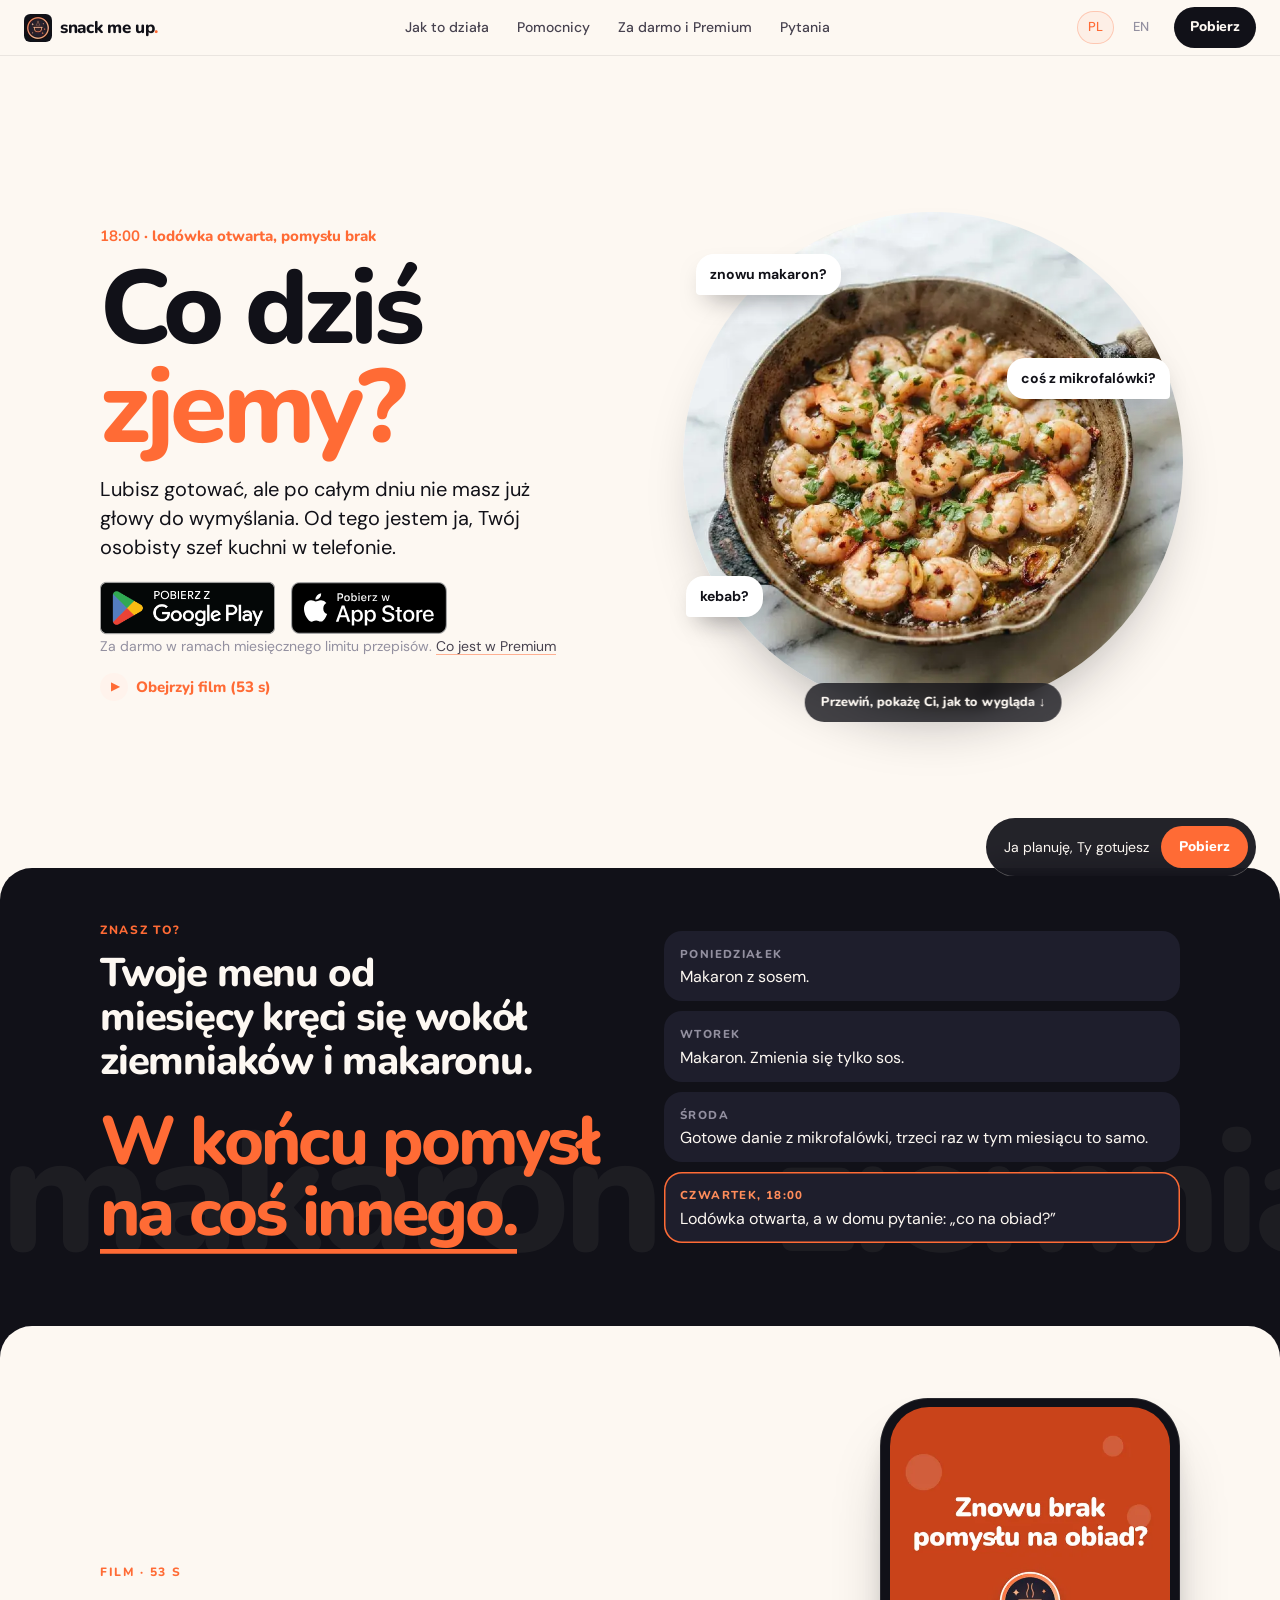
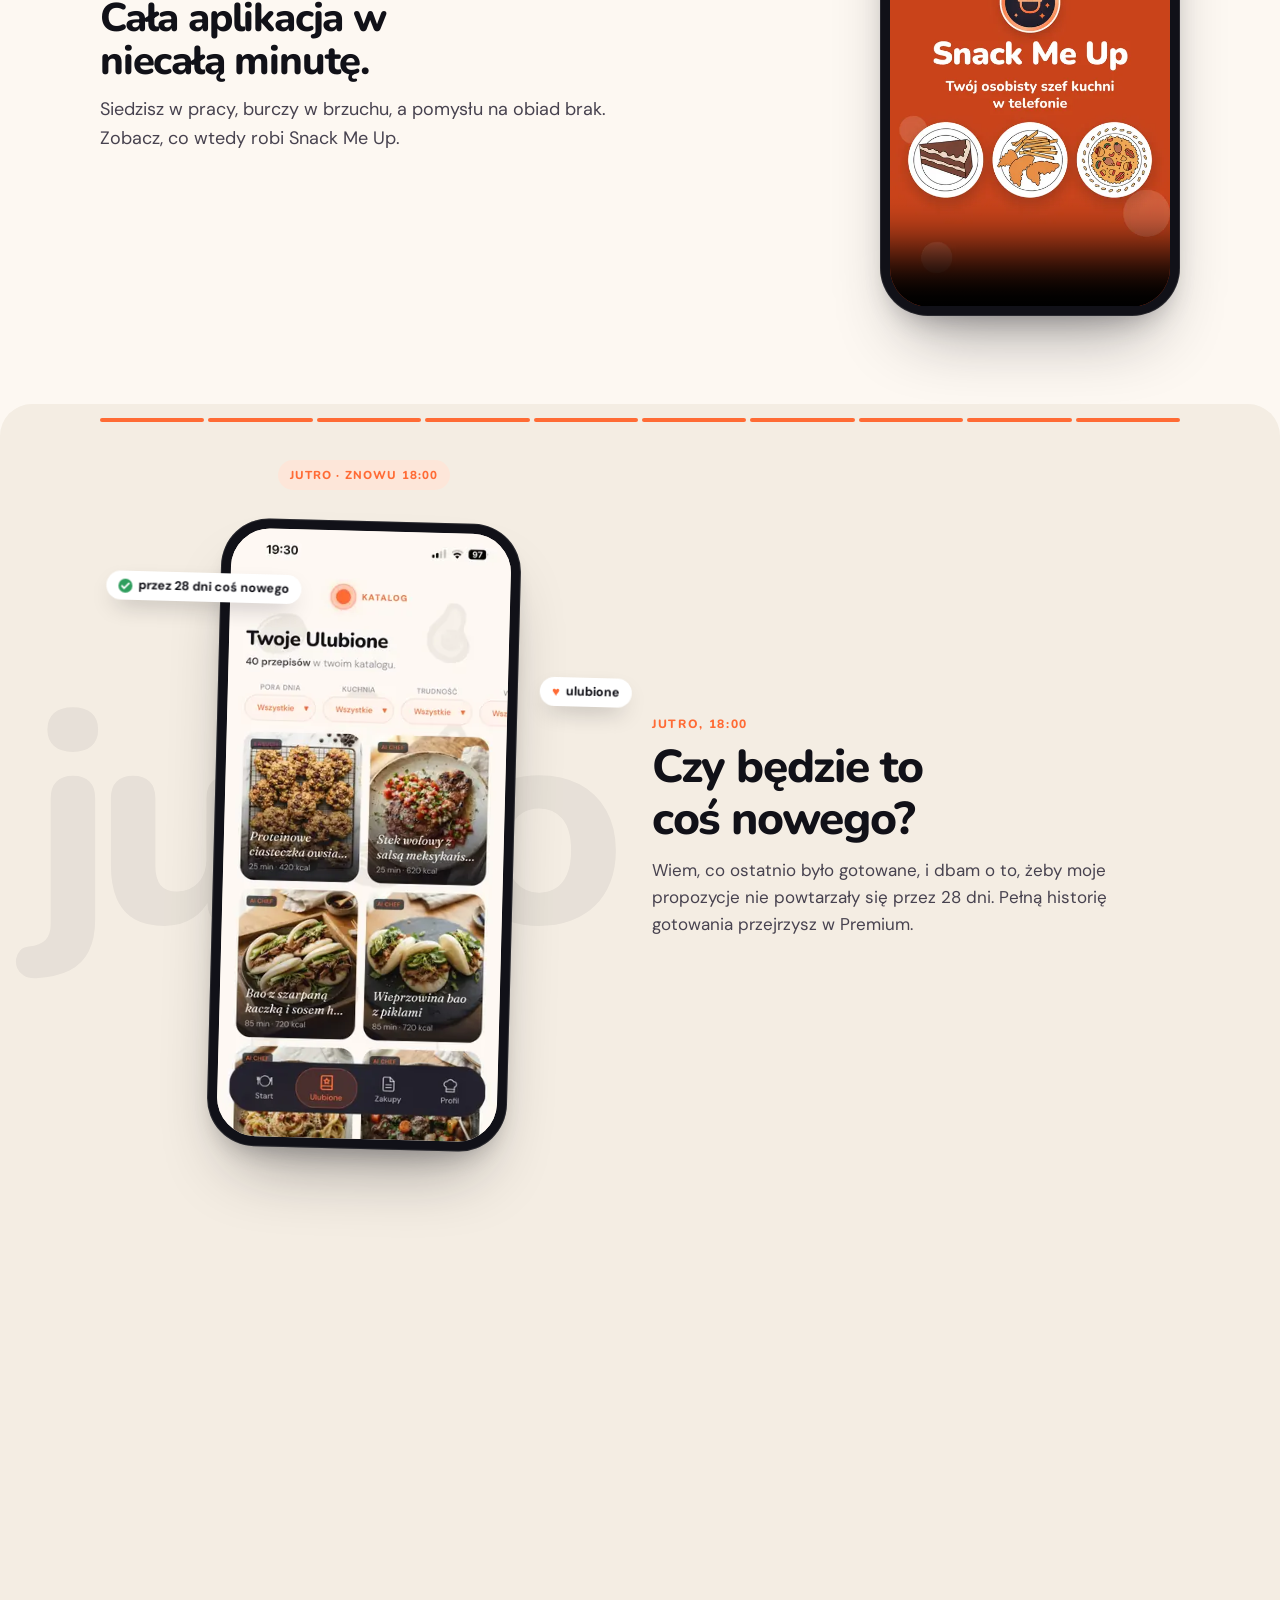
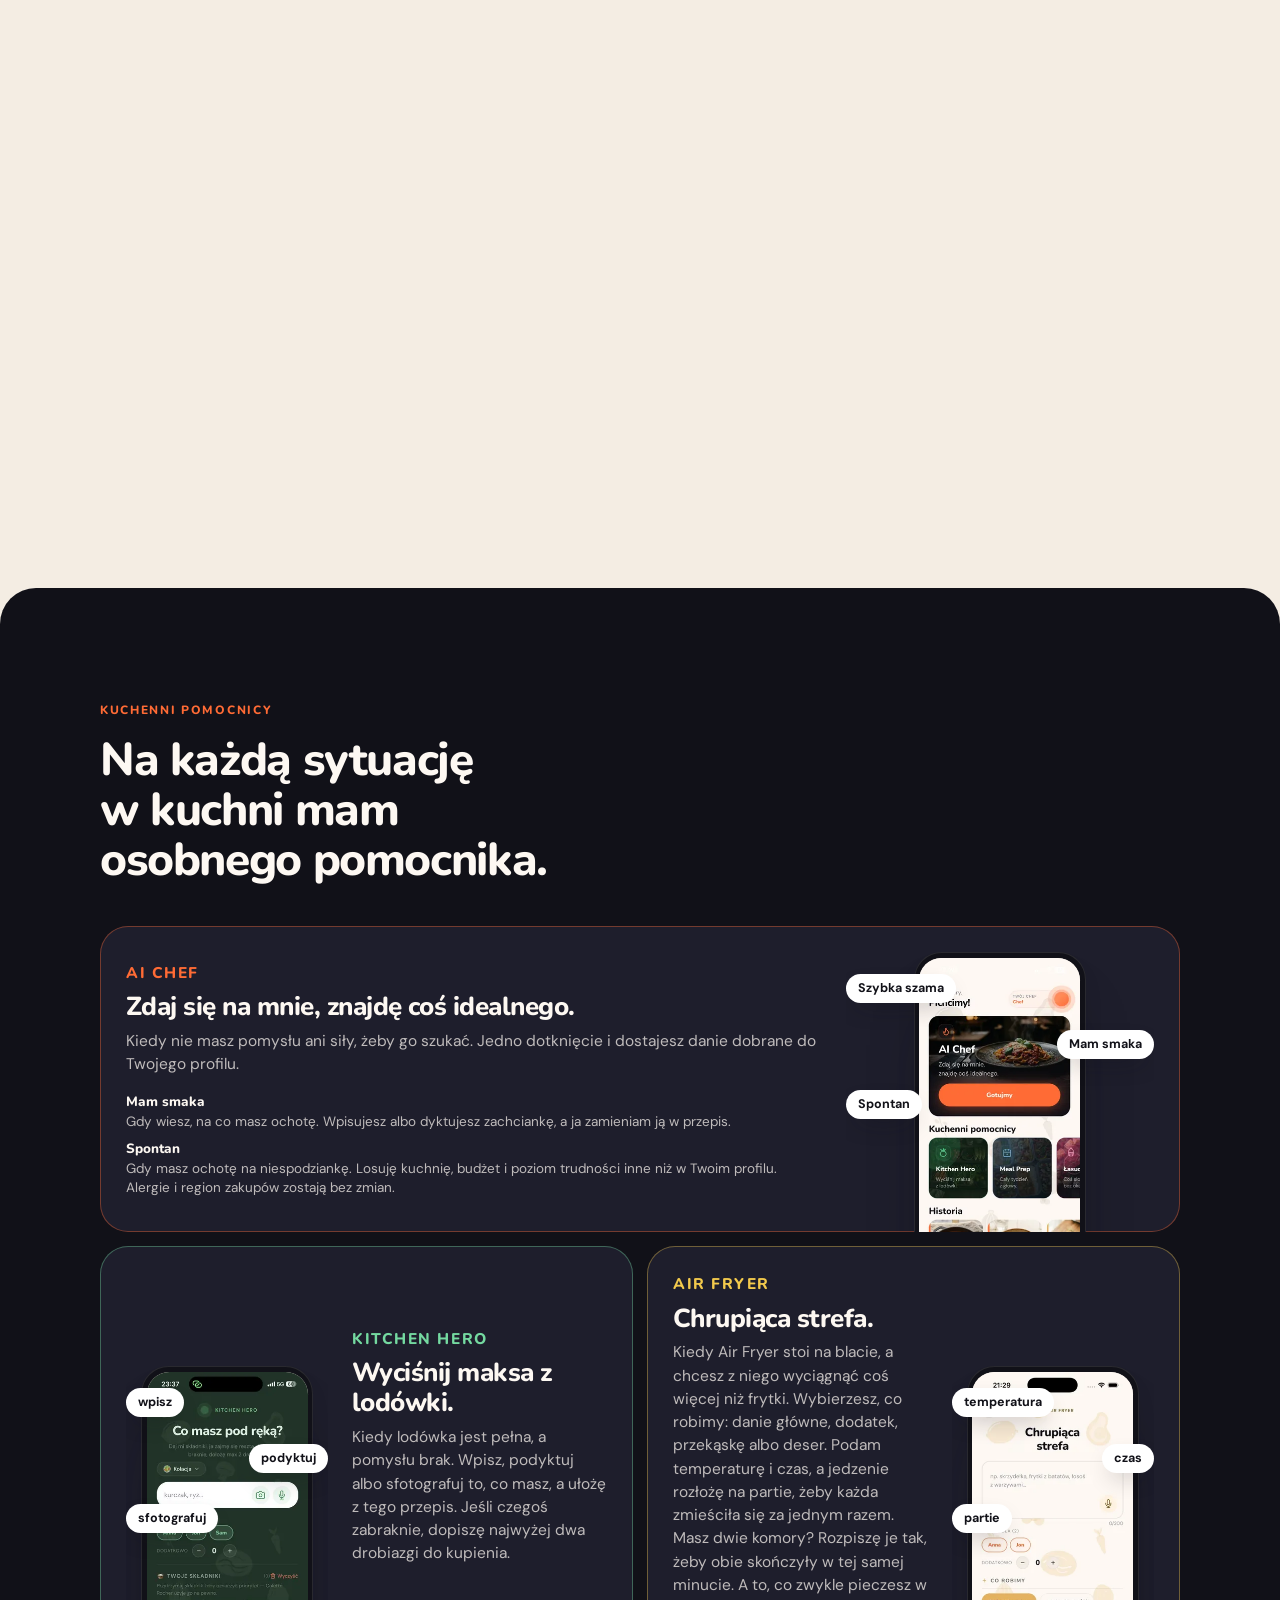
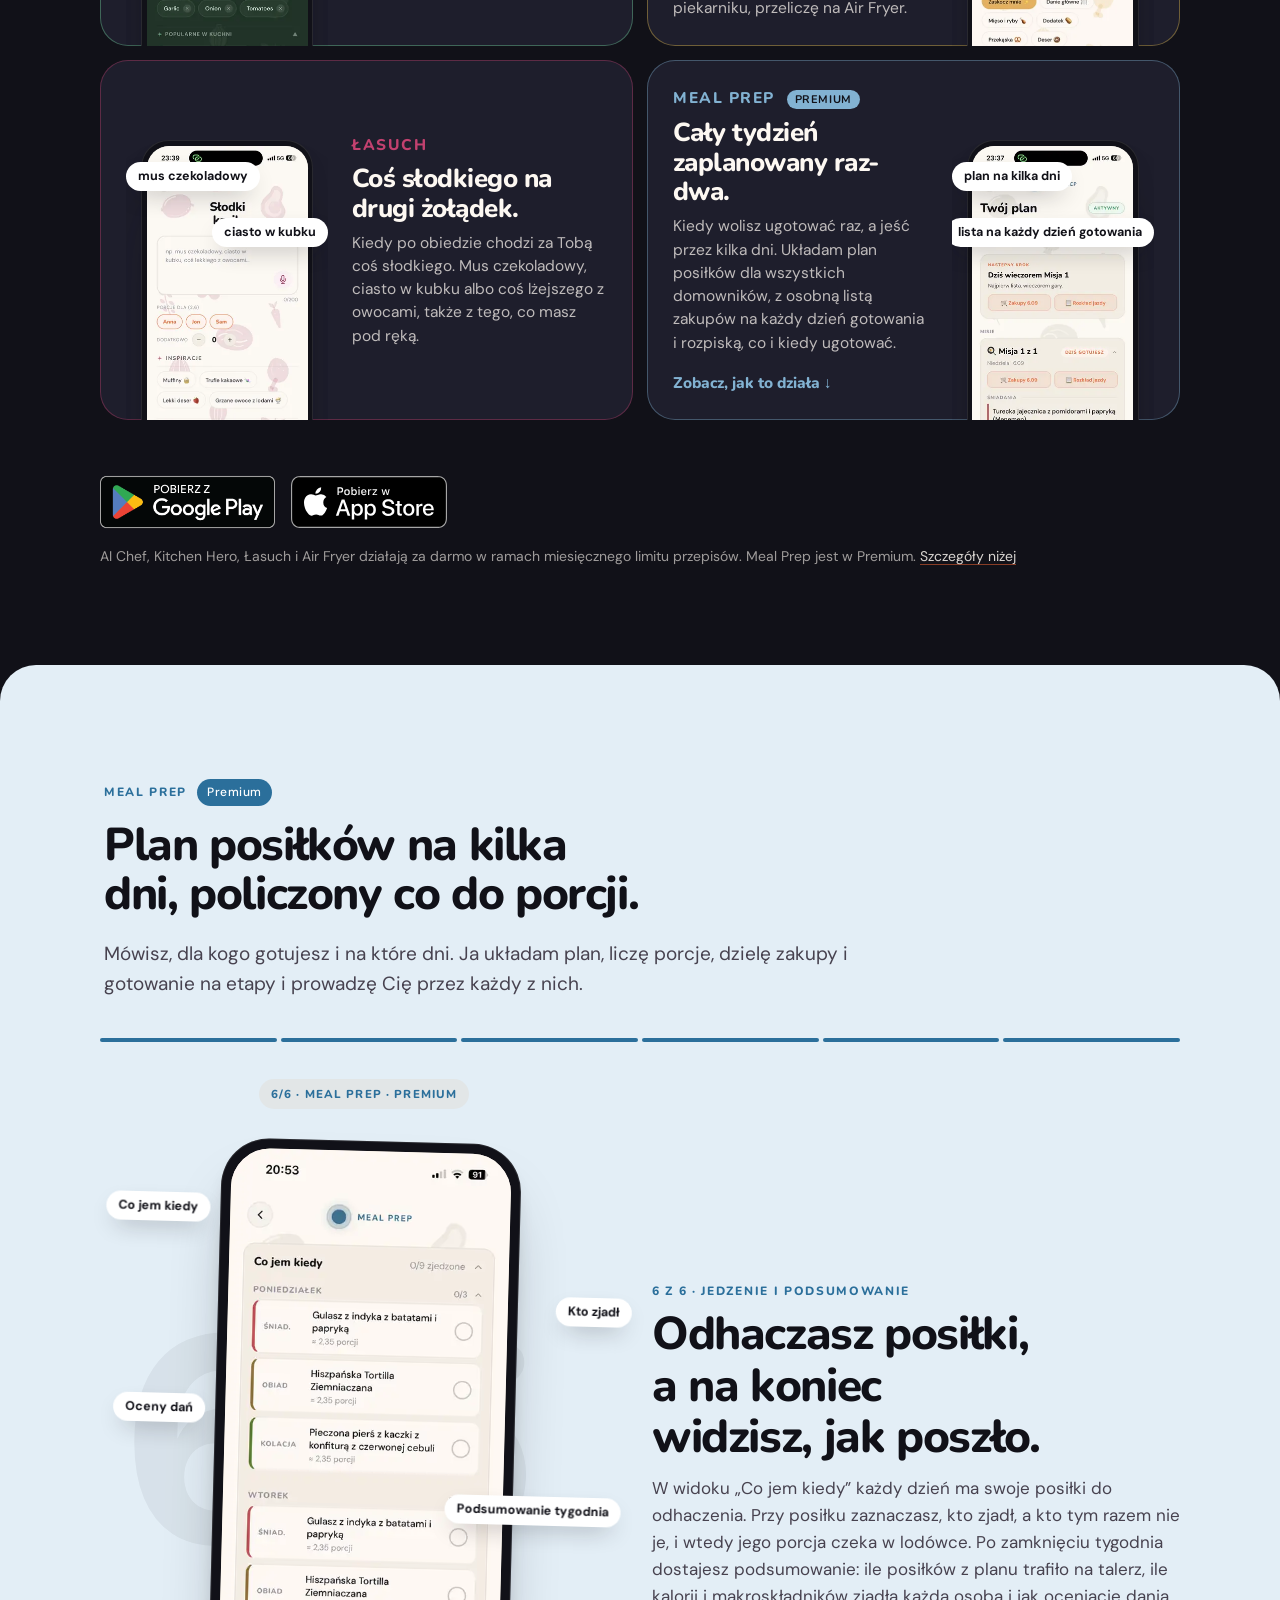
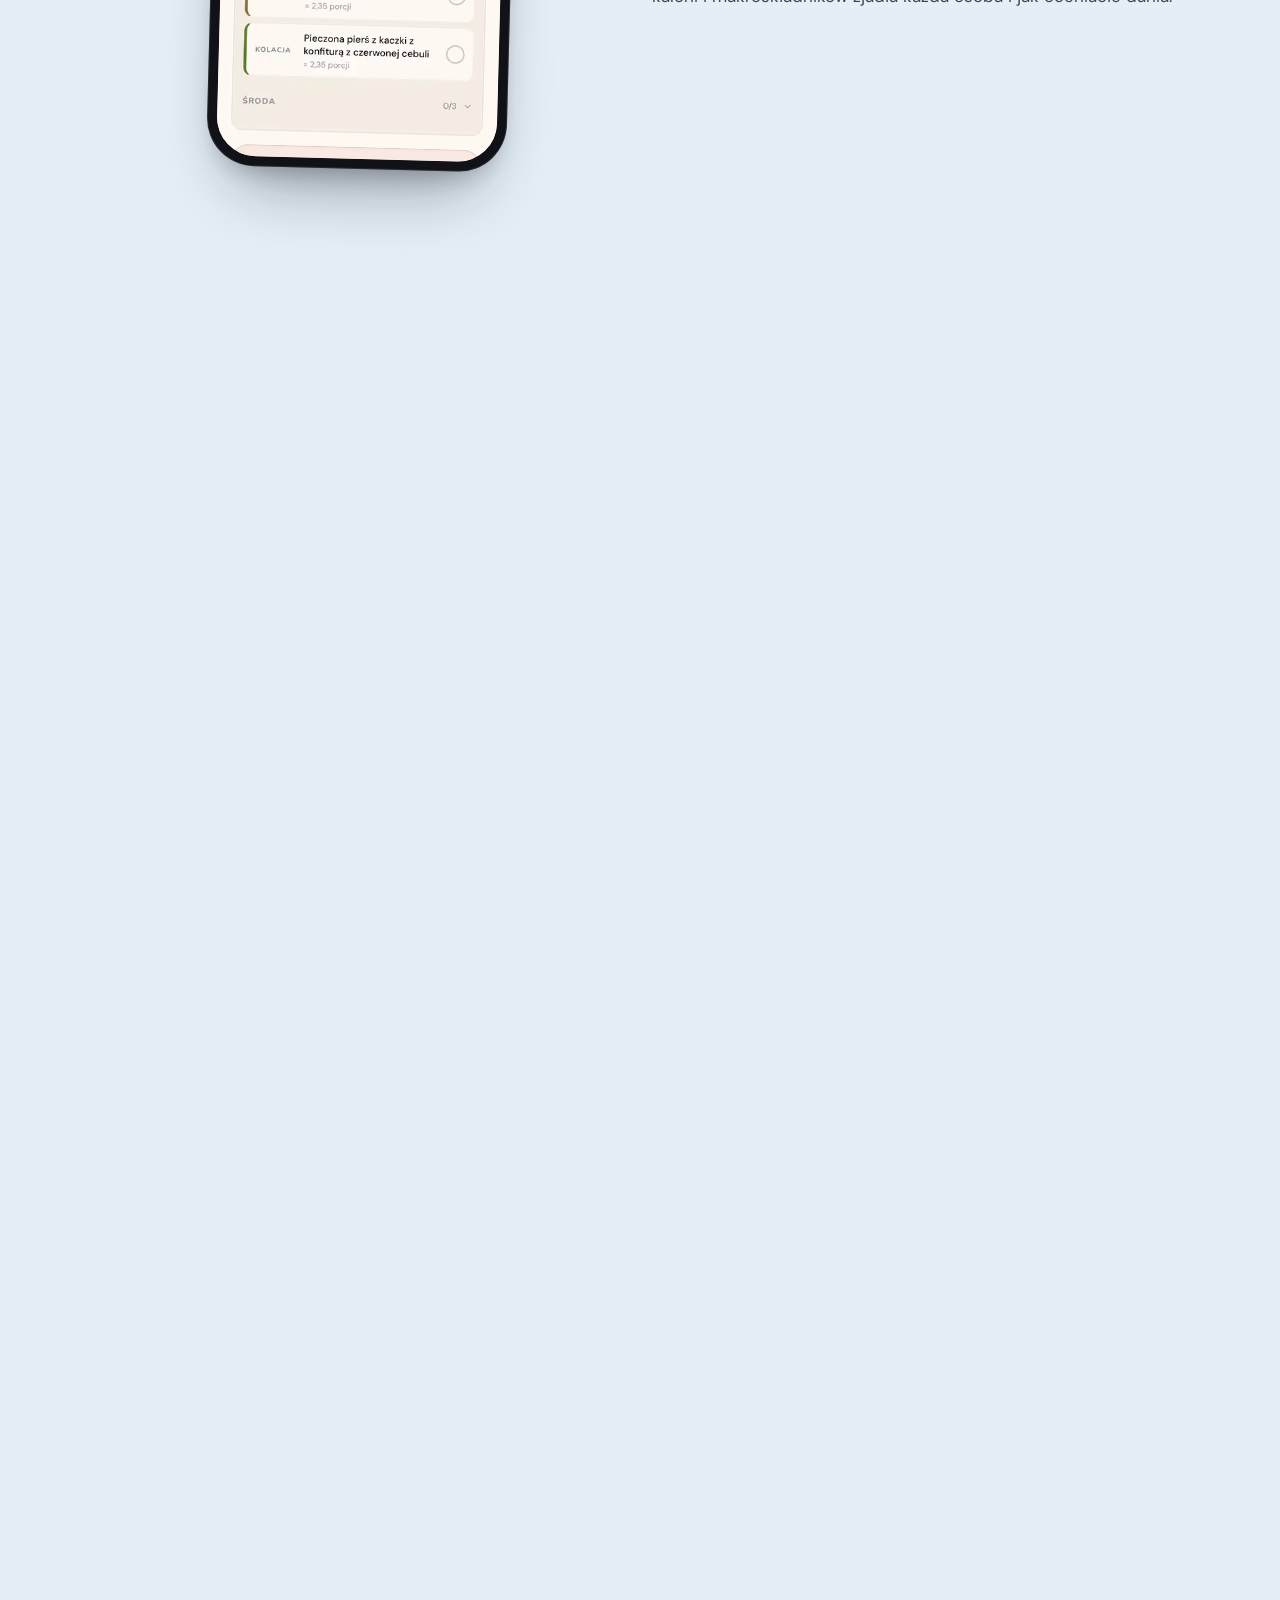
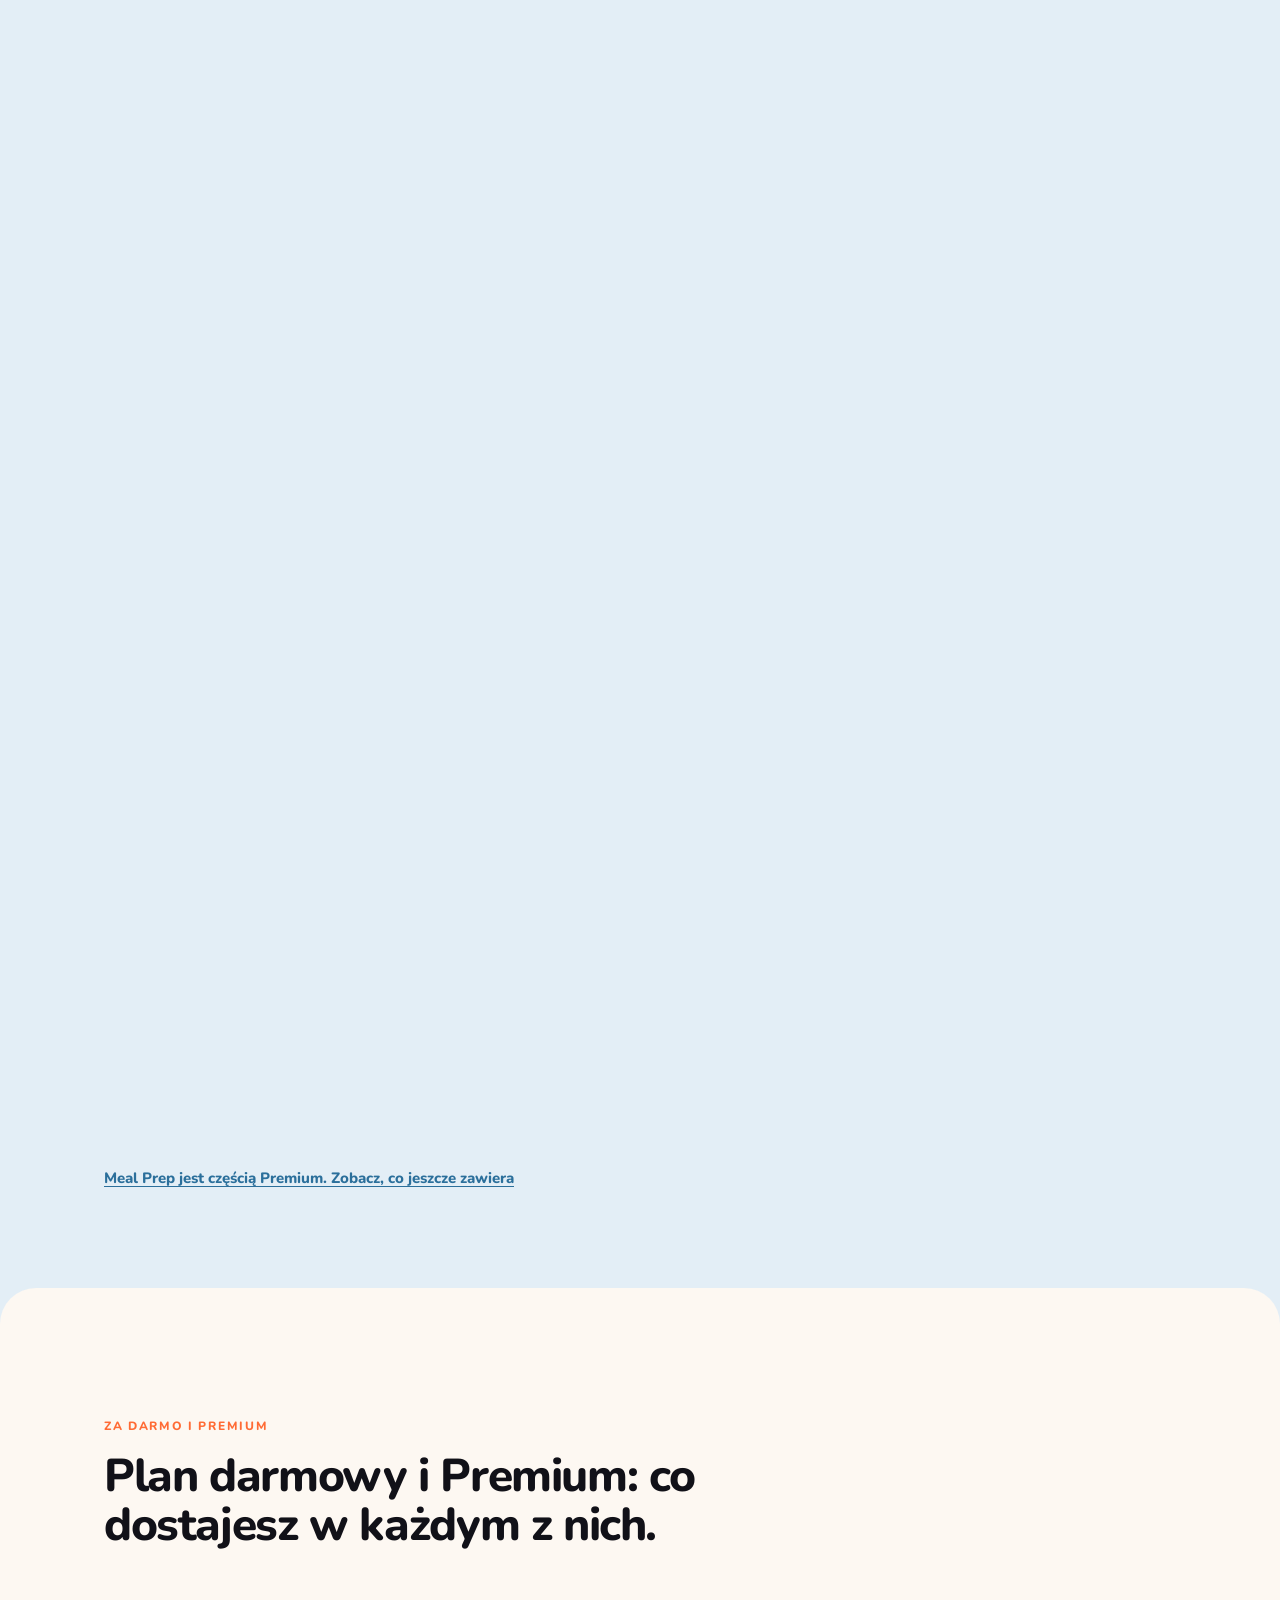
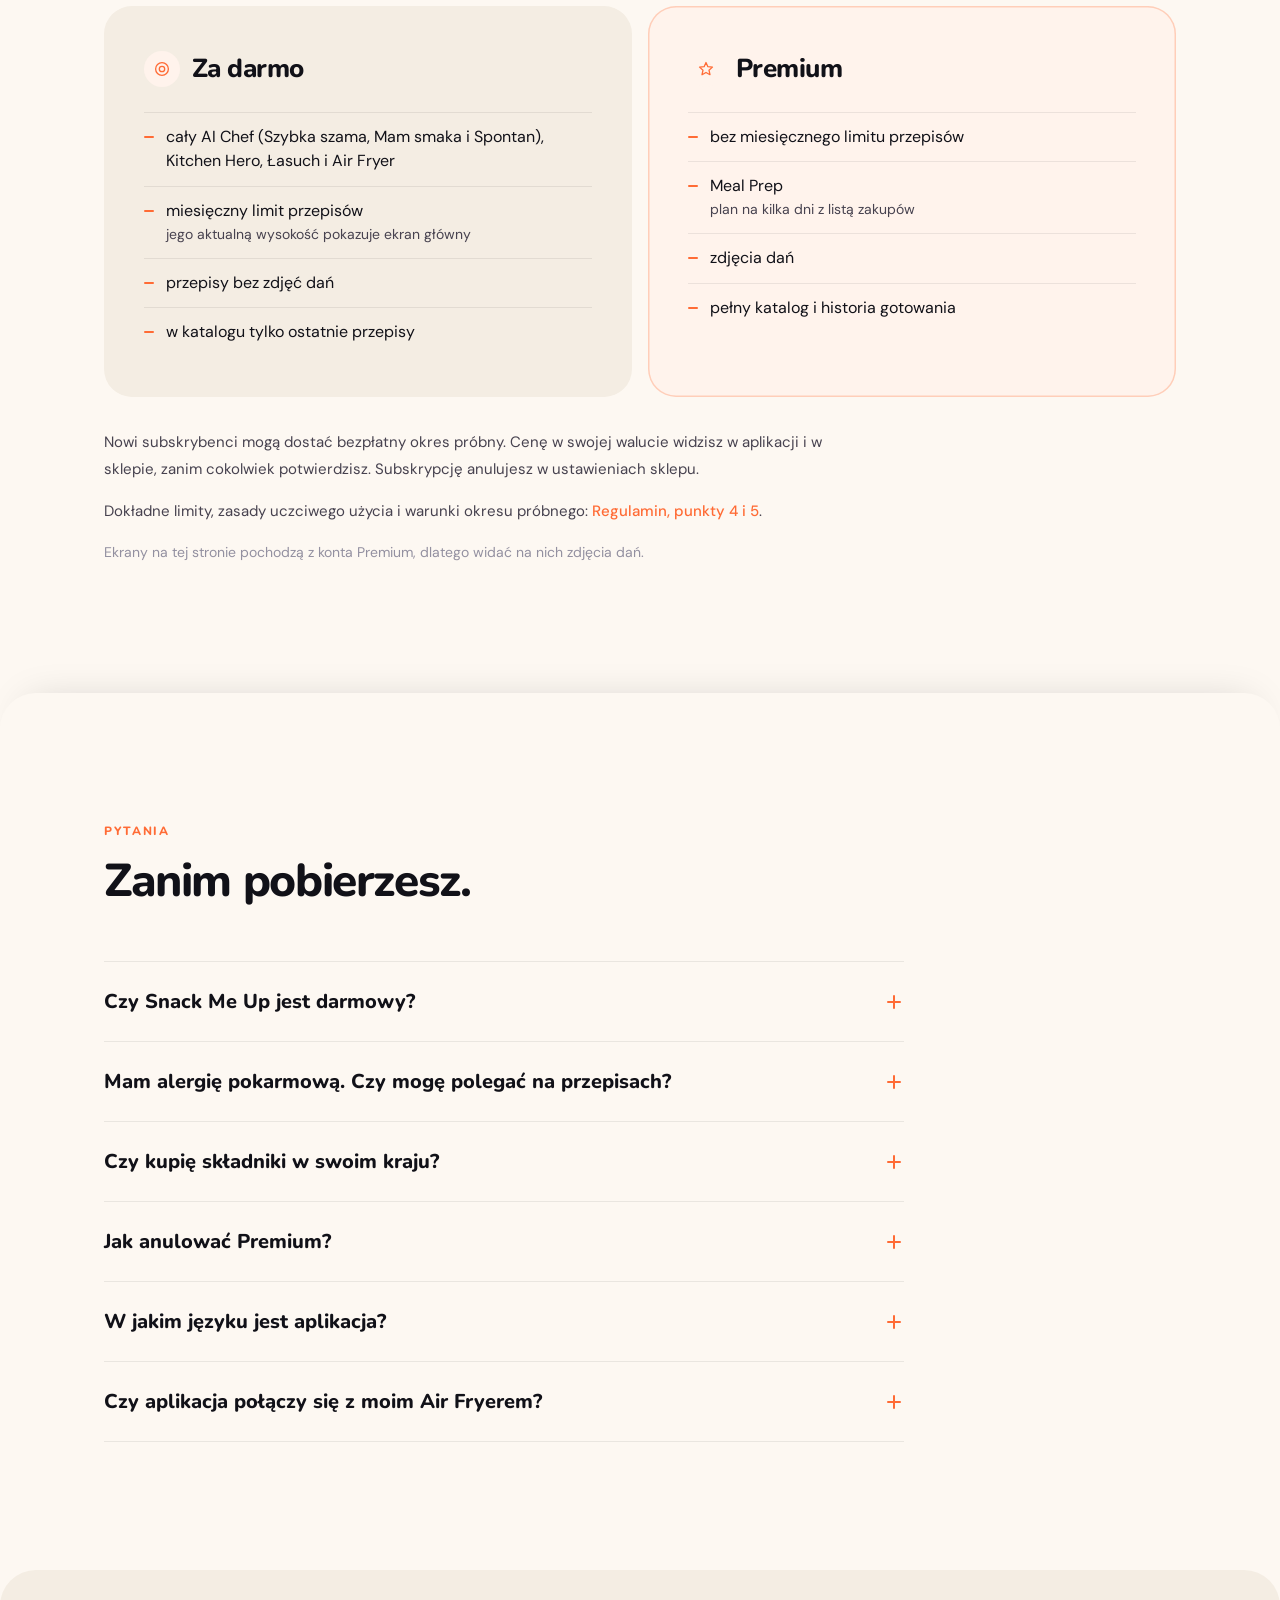
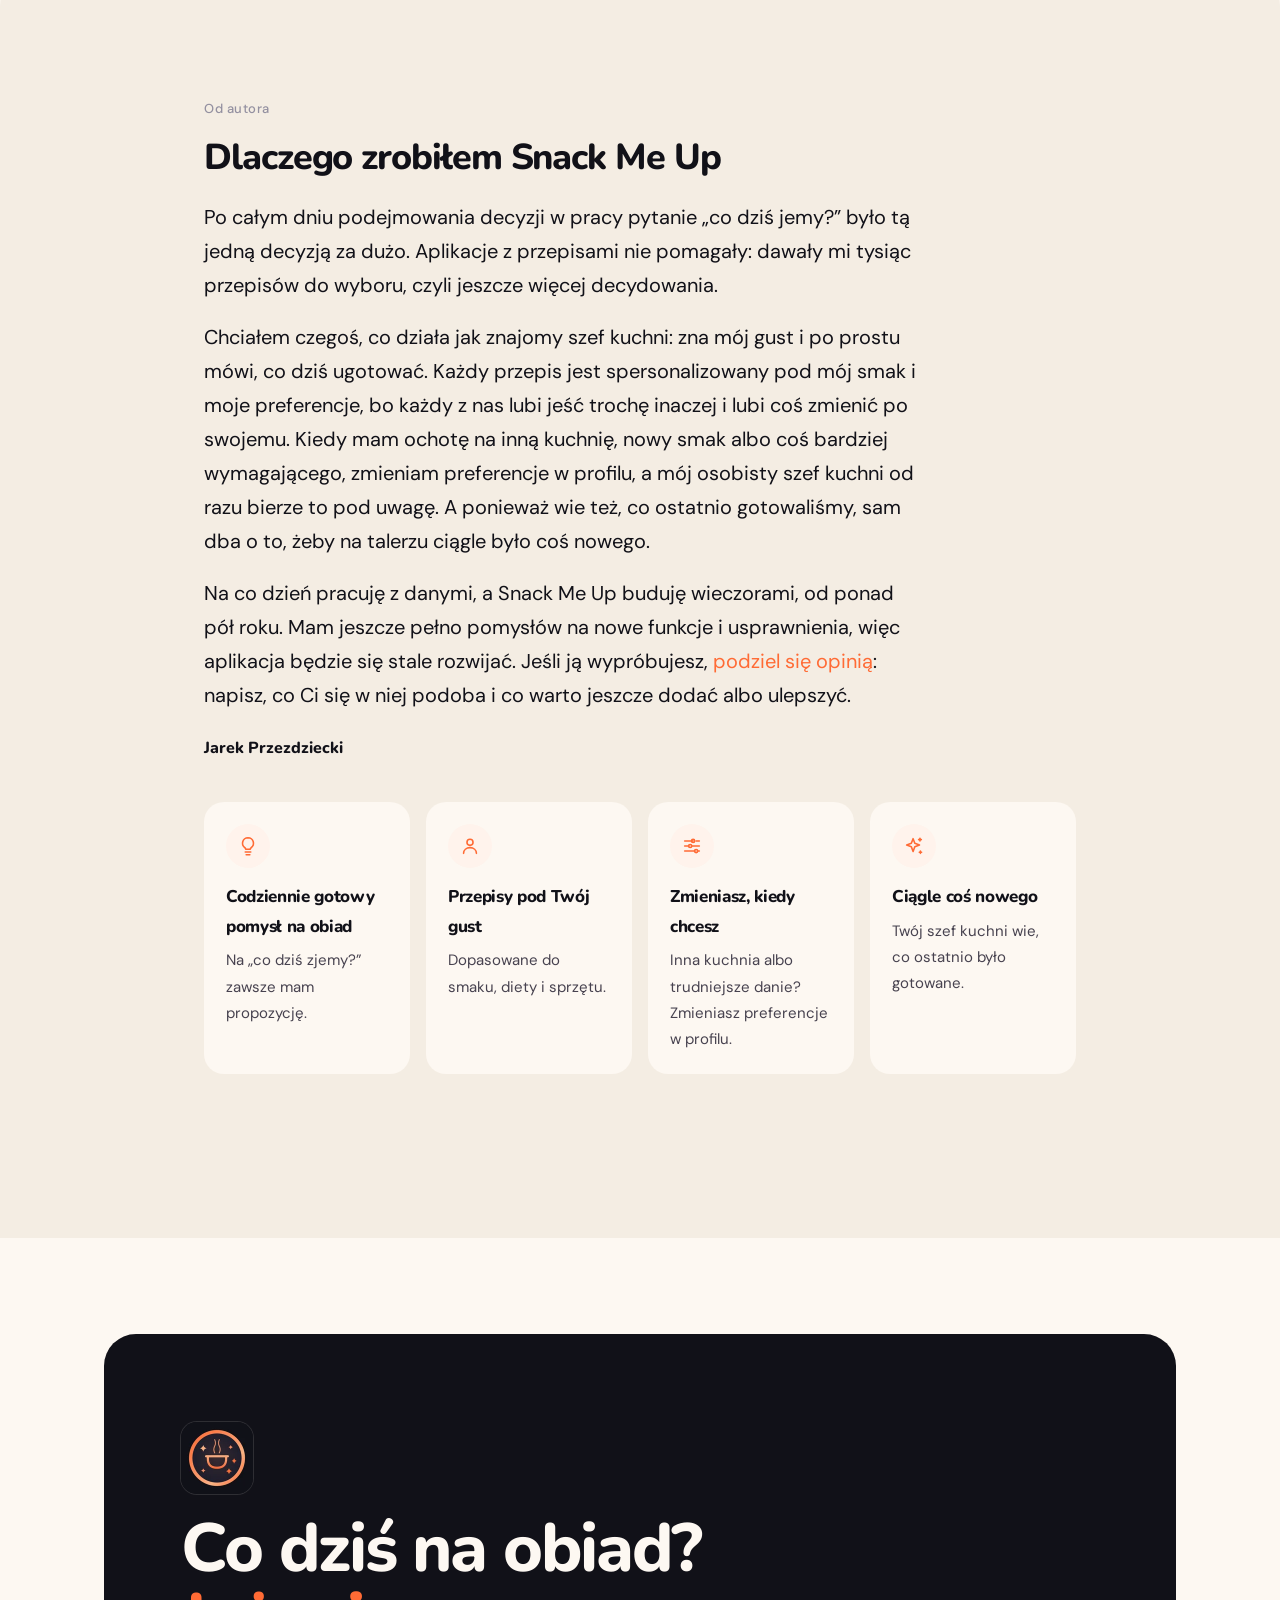
<file: index.html>
<!DOCTYPE html>
<html lang="pl">
<head>
  <meta charset="UTF-8">
  <meta name="viewport" content="width=device-width, initial-scale=1.0">
  <title>Snack Me Up — osobisty szef kuchni, który wie, co dziś ugotować</title>
  <meta name="description" content="Snack Me Up to osobisty szef kuchni w telefonie. Zna Twój smak, alergie i sprzęt w kuchni i zawsze znajdzie odpowiedź na pytanie „co dziś zjemy?”: dostajesz przepis dopasowany właśnie do Ciebie.">
  <link rel="canonical" href="https://snack-me-up.com/">
  <link rel="alternate" hreflang="pl" href="https://snack-me-up.com/">
  <link rel="alternate" hreflang="en" href="https://snack-me-up.com/en/">
  <link rel="alternate" hreflang="x-default" href="https://snack-me-up.com/en/">
  <link rel="icon" type="image/png" sizes="32x32" href="/assets/favicon-32.png">
  <link rel="icon" type="image/png" sizes="192x192" href="/assets/favicon-192.png">
  <link rel="apple-touch-icon" sizes="180x180" href="/assets/apple-touch-icon.png">
  <meta name="theme-color" content="#FDF8F2">
  <meta property="og:title" content="Snack Me Up — Nie wiesz, co ugotować? Ja wiem.">
  <meta property="og:description" content="Osobisty szef kuchni w telefonie. Przepisy ułożone właśnie pod Ciebie.">
  <meta property="og:type" content="website">
  <meta property="og:url" content="https://snack-me-up.com/">
  <meta property="og:site_name" content="Snack Me Up">
  <meta property="og:locale" content="pl_PL">
  <meta property="og:locale:alternate" content="en_GB">
  <meta property="og:image" content="https://snack-me-up.com/assets/og-pl.jpg">
  <meta property="og:image:width" content="1200">
  <meta property="og:image:height" content="630">
  <meta property="og:image:alt" content="Snack Me Up — osobisty szef kuchni, który wie, co ugotować">
  <meta name="twitter:card" content="summary_large_image">
  <meta name="twitter:image" content="https://snack-me-up.com/assets/og-pl.jpg">
  <link rel="preconnect" href="https://fonts.googleapis.com">
  <link rel="preconnect" href="https://fonts.gstatic.com" crossorigin>
  <link href="https://fonts.googleapis.com/css2?family=Nunito:wght@800&family=DM+Sans:wght@400;500;700&family=Fraunces:ital,wght@1,400&display=swap" rel="stylesheet">
  <link rel="stylesheet" href="/assets/legal.css">
  <link rel="stylesheet" href="/assets/home.css">
  <link rel="stylesheet" href="/assets/story.css">
  <script src="/assets/story.js" defer></script>
</head>
<body class="home">

<nav>
  <a class="nav-brand" href="/"><img class="brand-icon" src="/assets/app-icon-56.webp" width="28" height="28" alt=""><b class="brand-word">snack me up<span>.</span></b></a>
  <div class="nav-links">
    <a href="#how">Jak to działa</a>
    <a href="#modes">Pomocnicy</a>
    <a href="#offer">Za darmo i Premium</a>
    <a href="#faq">Pytania</a>
  </div>
  <div class="nav-right">
    <div class="nav-lang">
      <a href="/" class="active">PL</a>
      <a href="/en/">EN</a>
    </div>
    <a class="nav-cta" href="#get">Pobierz</a>
  </div>
</nav>

<section class="opener">
  <div class="opener-copy">
    <p class="moment"><b>18<i>:</i>00</b> · lodówka otwarta, pomysłu brak</p>
    <h1><span class="w" style="--d:0">Co</span> <span class="w" style="--d:1">dziś</span> <em class="w" style="--d:2">zjemy?</em></h1>
    <p class="pitch">Lubisz gotować, ale po całym dniu nie masz już głowy do wymyślania. Od tego jestem ja, Twój osobisty szef kuchni w telefonie.</p>
    <div class="stores">
        <a class="store-badge" href="https://play.google.com/store/apps/details?id=com.jarekpe.snackmeup&amp;referrer=utm_source%3Dstrona%26utm_campaign%3Dstrona"><img src="/assets/badges/google-play-pl.png" width="646" height="250" alt="Pobierz z Google Play"></a>
        <a class="store-badge" href="https://apps.apple.com/app/apple-store/id6760691383?pt=128610697&amp;ct=strona&amp;mt=8"><img src="/assets/badges/app-store-pl.svg" height="52" alt="Pobierz w App Store"></a>
      </div>
    <p class="stores-note">Za darmo w ramach miesięcznego limitu przepisów. <a href="#offer">Co jest w Premium</a></p>
    <a class="film-link" href="#film"><span aria-hidden="true">▶</span> Obejrzyj film (53 s)</a>
  </div>
  <div class="plate-wrap">
    <img class="plate" src="/assets/food/01-384.webp" srcset="/assets/food/01-384.webp 384w, /assets/food/01.webp 768w" sizes="(min-width: 720px) 44vw, 118vw" width="768" height="768" fetchpriority="high" alt="" aria-hidden="true">
    <ul class="doubts" aria-hidden="true"><li>znowu makaron?</li><li>coś z mikrofalówki?</li><li>kebab?</li></ul>
    <p class="scroll-hint" aria-hidden="true">Przewiń, pokażę Ci, jak to wygląda ↓</p>
  </div>
</section>

<section class="before">
  <div class="marquee" aria-hidden="true"><span>makaron · ziemniaki · makaron · mikrofalówka · makaron · ziemniaki · </span><span>makaron · ziemniaki · makaron · mikrofalówka · makaron · ziemniaki · </span></div>
  <div class="before-in">
    <div class="before-head">
      <p class="eyebrow rise">Znasz to?</p>
      <h2 class="rise">Twoje menu od miesięcy kręci się wokół ziemniaków i makaronu.</h2>
    </div>
    <ul class="days">
      <li><b>Poniedziałek</b><span>Makaron z sosem.</span></li>
      <li><b>Wtorek</b><span>Makaron. Zmienia się tylko sos.</span></li>
      <li><b>Środa</b><span>Gotowe danie z mikrofalówki, trzeci raz w tym miesiącu to samo.</span></li>
      <li><b>Czwartek, 18:00</b><span>Lodówka otwarta, a w domu pytanie: „co na obiad?”</span></li>
    </ul>
    <p class="turn">W końcu pomysł <span>na coś innego.</span></p>
  </div>
</section>

<section class="film" id="film">
  <div class="film-copy">
    <p class="eyebrow rise">Film · 53 s</p>
    <h2 class="rise">Cała aplikacja w niecałą minutę.</h2>
    <p class="rise">Siedzisz w pracy, burczy w brzuchu, a pomysłu na obiad brak. Zobacz, co wtedy robi Snack Me Up.</p>
  </div>
  <div class="phone film-phone">
    <video controls playsinline preload="none" poster="/assets/video/poznaj-snack-me-up.webp" width="720" height="1280" aria-label="Film: Snack Me Up w niecałą minutę">
      <source src="/assets/video/poznaj-snack-me-up.mp4" type="video/mp4">
    </video>
  </div>
</section>

<section class="story" id="how" style="--n:10">
  <div class="pin">
    <h2 class="story-title">Jak to działa</h2>
    <div class="segs" aria-hidden="true"><i style="--k:0"></i><i style="--k:1"></i><i style="--k:2"></i><i style="--k:3"></i><i style="--k:4"></i><i style="--k:5"></i><i style="--k:6"></i><i style="--k:7"></i><i style="--k:8"></i><i style="--k:9"></i></div>
    <p class="ghost" aria-hidden="true">18:01</p>
    <p class="act" aria-hidden="true">18:01 · Najpierw poznaję Ciebie</p>
    <div class="frame" aria-hidden="true"></div>
    <div class="beats">
      <article class="beat" data-time="18:01" data-act="Najpierw poznaję Ciebie">
        <div class="rig">
          <div class="dev"><div class="scr"><img src="/assets/screens/17-onb-region-pl-320.webp" srcset="/assets/screens/17-onb-region-pl-320.webp 320w, /assets/screens/17-onb-region-pl-480.webp 480w" sizes="(min-width: 1080px) 300px, (min-width: 720px) 236px, 56vw" width="360" height="780" loading="lazy" decoding="async" alt="Ekran startowy z pytaniem o region, w którym robisz zakupy"></div></div>
          <ul class="set" aria-hidden="true"><li class="chip sel" style="--i:0">Polska</li><li class="chip" style="--i:1">Niemcy</li><li class="chip" style="--i:2">Wielka Brytania</li><li class="chip" style="--i:3">Inne…</li></ul>
        </div>
        <div class="cap">
          <p class="eyebrow">Pytanie 1 z 4 · tylko za pierwszym razem</p>
          <h3>Gdzie dziś pichcimy?</h3>
          <p>Na początku podajesz region, w którym robisz zakupy. Wystarczy kraj. Dania mogą pochodzić z dowolnej kuchni świata, ale składniki dobieram takie, które dostaniesz u siebie.</p>
        </div>
      </article>
      <article class="beat" data-time="18:01" data-act="Najpierw poznaję Ciebie">
        <div class="rig">
          <div class="dev"><div class="scr"><img src="/assets/screens/13-onb-allergies-pl-320.webp" srcset="/assets/screens/13-onb-allergies-pl-320.webp 320w, /assets/screens/13-onb-allergies-pl-480.webp 480w" sizes="(min-width: 1080px) 300px, (min-width: 720px) 236px, 56vw" width="360" height="780" loading="lazy" decoding="async" alt="Ekran startowy z pytaniem o dietę, alergie i nietolerancje"></div></div>
          <ul class="set" aria-hidden="true"><li class="chip sel" style="--i:0">Wegetariańska</li><li class="chip sel" style="--i:1">Gluten</li><li class="chip sel" style="--i:2">Orzechy</li><li class="chip sel" style="--i:3">Nabiał</li></ul>
        </div>
        <div class="cap">
          <p class="eyebrow">Pytanie 2 z 4 · dieta i alergie</p>
          <h3>Czy możesz to zjeść?</h3>
          <p>Alergie i dieta z Twojego profilu obowiązują w każdym przepisie, który dla Ciebie układam. Nie znam jednak składu konkretnych produktów ze sklepu, dlatego etykiety czytaj tak jak zawsze. Zaznaczasz raz, zmienisz w każdej chwili.</p>
        </div>
      </article>
      <article class="beat" data-time="18:02" data-act="Najpierw poznaję Ciebie">
        <div class="rig">
          <div class="dev"><div class="scr"><img src="/assets/screens/14-onb-equipment-pl-320.webp" srcset="/assets/screens/14-onb-equipment-pl-320.webp 320w, /assets/screens/14-onb-equipment-pl-480.webp 480w" sizes="(min-width: 1080px) 300px, (min-width: 720px) 236px, 56vw" width="360" height="780" loading="lazy" decoding="async" alt="Ekran startowy z wyborem sprzętu kuchennego"></div></div>
          <ul class="set" aria-hidden="true"><li class="chip sel" style="--i:0">Piekarnik</li><li class="chip sel" style="--i:1">Air Fryer</li><li class="chip sel" style="--i:2">Blender</li><li class="chip sel" style="--i:3">Wok</li></ul>
        </div>
        <div class="cap">
          <p class="eyebrow">Pytanie 3 z 4 · sprzęt</p>
          <h3>Co masz w kuchni?</h3>
          <p>Proponuję tylko przepisy, które da się zrobić tym, co masz w kuchni.</p>
        </div>
      </article>
      <article class="beat" data-time="18:02" data-act="Najpierw poznaję Ciebie">
        <div class="rig">
          <div class="dev"><div class="scr"><img src="/assets/screens/15-onb-cuisines-pl-320.webp" srcset="/assets/screens/15-onb-cuisines-pl-320.webp 320w, /assets/screens/15-onb-cuisines-pl-480.webp 480w" sizes="(min-width: 1080px) 300px, (min-width: 720px) 236px, 56vw" width="360" height="780" loading="lazy" decoding="async" alt="Ekran startowy z wyborem ulubionych kuchni"></div></div>
          <ul class="set" aria-hidden="true"><li class="chip love" style="--i:0">Włoska</li><li class="chip love" style="--i:1">Meksykańska</li><li class="chip love" style="--i:2">Tajska</li><li class="chip no" style="--i:3">grzyby</li></ul>
        </div>
        <div class="cap">
          <p class="eyebrow">Pytanie 4 z 4 · smak</p>
          <h3>Na co masz ochotę? A czego nie lubisz?</h3>
          <p>Wybierasz kuchnie, na które masz ochotę, i wskazujesz, czego nie lubisz. Te składniki omijam.</p>
        </div>
      </article>
      <article class="beat" data-time="18:03" data-act="Dzisiejszy obiad">
        <div class="rig">
          <div class="dev"><div class="scr"><img src="/assets/screens/hw-1a-pl-300.webp" srcset="/assets/screens/hw-1a-pl-300.webp 300w, /assets/screens/hw-1a-pl-500.webp 500w" sizes="(min-width: 1080px) 300px, (min-width: 720px) 236px, 56vw" width="360" height="780" loading="lazy" decoding="async" alt="Ekran AI Chef z kaflami Szybka szama, Mam smaka i Spontan"><img src="/assets/screens/hw-1b-pl-300.webp" srcset="/assets/screens/hw-1b-pl-300.webp 300w, /assets/screens/hw-1b-pl-500.webp 500w" sizes="(min-width: 1080px) 300px, (min-width: 720px) 236px, 56vw" width="360" height="780" loading="lazy" decoding="async" alt="Pole na zachciankę, którą można wpisać albo podyktować"></div></div>
          <ul class="set" aria-hidden="true"><li class="chip" style="--i:0">Szybka szama</li><li class="chip" style="--i:1">Mam smaka</li><li class="chip" style="--i:2">Spontan</li><li class="chip" style="--i:3">Tekstem albo głosem</li></ul>
        </div>
        <div class="cap">
          <p class="eyebrow">Mówisz, czego chcesz</p>
          <h3>Jedno dotknięcie albo jedno zdanie.</h3>
          <p>W AI Chefie wybierasz, jak chcesz zacząć. Szybka szama tworzy przepis jednym dotknięciem. A gdy wiesz, na co masz ochotę, wpisujesz albo dyktujesz zachciankę. Przy okazji możesz od razu zmienić preferencje. Potem daj mi chwilę na ułożenie przepisu.</p>
        </div>
      </article>
      <article class="beat" data-time="18:04" data-act="Dzisiejszy obiad">
        <div class="rig">
          <div class="dev"><div class="scr"><img src="/assets/screens/hw-2a-pl-300.webp" srcset="/assets/screens/hw-2a-pl-300.webp 300w, /assets/screens/hw-2a-pl-500.webp 500w" sizes="(min-width: 1080px) 300px, (min-width: 720px) 236px, 56vw" width="360" height="780" loading="lazy" decoding="async" alt="Ekran „Gotuję” w trakcie układania przepisu"><img src="/assets/screens/hw-2b-pl-300.webp" srcset="/assets/screens/hw-2b-pl-300.webp 300w, /assets/screens/hw-2b-pl-500.webp 500w" sizes="(min-width: 1080px) 300px, (min-width: 720px) 236px, 56vw" width="360" height="780" loading="lazy" decoding="async" alt="Gotowy przepis z czasem, kosztem, kaloriami i przyciskami Gotujmy, Zakupy, Zaplanuj"></div></div>
          <ul class="set" aria-hidden="true"><li class="chip ok" style="--i:0">zgodne z Twoją dietą</li><li class="chip ok" style="--i:1">na Twój sprzęt</li><li class="chip ok" style="--i:2">składniki z marketu</li><li class="chip ok" style="--i:3">ciągle coś nowego</li></ul>
        </div>
        <div class="cap">
          <p class="eyebrow">Po kilku sekundach</p>
          <h3>Podaję przepis, a Ty zabierasz się za gotowanie.</h3>
          <p>Widzisz danie, a przy nim czas, koszt, poziom trudności, kalorie i makro. Pasuje? Gotujemy. Wolisz coś innego? Jednym dotknięciem proponuję kolejny albo lekko zmieniam ten, który masz przed sobą. Możesz też od razu zrobić listę zakupów albo zaplanować gotowanie na później: rano w pracy wybierasz obiad, a w drodze do domu masz gotową listę na zakupy.</p>
        </div>
      </article>
      <article class="beat" data-time="18:10" data-act="Dzisiejszy obiad">
        <div class="rig">
          <div class="dev"><div class="scr"><img src="/assets/screens/hw-3a-pl-300.webp" srcset="/assets/screens/hw-3a-pl-300.webp 300w, /assets/screens/hw-3a-pl-500.webp 500w" sizes="(min-width: 1080px) 300px, (min-width: 720px) 236px, 56vw" width="360" height="780" loading="lazy" decoding="async" alt="Aktywne listy zakupów z postępem"><img src="/assets/screens/hw-3b-pl-300.webp" srcset="/assets/screens/hw-3b-pl-300.webp 300w, /assets/screens/hw-3b-pl-500.webp 500w" sizes="(min-width: 1080px) 300px, (min-width: 720px) 236px, 56vw" width="360" height="780" loading="lazy" decoding="async" alt="Lista zakupów jednego przepisu pogrupowana w działy"></div></div>
          <ul class="set" aria-hidden="true"><li class="chip ok" style="--i:0">Warzywa i owoce</li><li class="chip ok" style="--i:1">Mięso</li><li class="chip ok" style="--i:2">Produkty suche</li></ul>
        </div>
        <div class="cap">
          <p class="eyebrow">W sklepie</p>
          <h3>Zakupy bez wyprawy do Azji.</h3>
          <p>Lista zakupów robi się sama i jest ułożona według działów w sklepie. Odhaczasz to, co już masz w kuchni, i dokupujesz resztę. Składniki dobieram pod kraj, w którym mieszkasz. Ochota na pad thai w małym mieście w środku Europy? Bilet do Bangkoku zostaje w szufladzie, bo układam przepis z tego, co dostaniesz w zwykłym markecie.</p>
        </div>
      </article>
      <article class="beat" data-time="18:25" data-act="Dzisiejszy obiad">
        <div class="rig">
          <div class="dev"><div class="scr"><img src="/assets/screens/hw-4a-pl-300.webp" srcset="/assets/screens/hw-4a-pl-300.webp 300w, /assets/screens/hw-4a-pl-500.webp 500w" sizes="(min-width: 1080px) 300px, (min-width: 720px) 236px, 56vw" width="360" height="780" loading="lazy" decoding="async" alt="Krok gotowania na całym ekranie ze składnikami i minutnikiem"><img src="/assets/screens/hw-4b-pl-300.webp" srcset="/assets/screens/hw-4b-pl-300.webp 300w, /assets/screens/hw-4b-pl-500.webp 500w" sizes="(min-width: 1080px) 300px, (min-width: 720px) 236px, 56vw" width="360" height="780" loading="lazy" decoding="async" alt="Wszystkie kroki na liście do odhaczania"></div></div>
          <ul class="set" aria-hidden="true"><li style="--i:0" class="ring"><svg viewBox="0 0 44 44"><circle cx="22" cy="22" r="18"/><circle class="fg" cx="22" cy="22" r="18"/></svg><b>minutnik</b></li><li class="chip" style="--i:1">Krok 2 z 6</li><li class="chip sel" style="--i:2">Sekret szefa</li></ul>
        </div>
        <div class="cap">
          <p class="eyebrow">W kuchni</p>
          <h3>Gotujesz krok po kroku, tak jak lubisz.</h3>
          <p>Każdy krok możesz rozwinąć na cały ekran, z dużą czcionką, którą przeczytasz z drugiego końca blatu. Wolisz listę? Wszystkie kroki masz wtedy w jednym miejscu, do odhaczania. Przy kroku widzisz składniki, których akurat potrzebujesz, od razu z ilościami. Tam, gdzie liczy się czas, czeka minutnik.</p>
        </div>
      </article>
      <article class="beat" data-time="18:50" data-act="Dzisiejszy obiad">
        <div class="rig">
          <div class="dev"><div class="scr"><img src="/assets/screens/hw-5a-pl-300.webp" srcset="/assets/screens/hw-5a-pl-300.webp 300w, /assets/screens/hw-5a-pl-500.webp 500w" sizes="(min-width: 1080px) 300px, (min-width: 720px) 236px, 56vw" width="360" height="780" loading="lazy" decoding="async" alt="Ekran „Werdykt” z pięcioma gwiazdkami"><img src="/assets/screens/hw-5b-pl-300.webp" srcset="/assets/screens/hw-5b-pl-300.webp 300w, /assets/screens/hw-5b-pl-500.webp 500w" sizes="(min-width: 1080px) 300px, (min-width: 720px) 236px, 56vw" width="360" height="780" loading="lazy" decoding="async" alt="Ocena pięć gwiazdek i przełącznik „Dodaj do swojego menu”"></div></div>
          <ul class="set" aria-hidden="true"><li style="--i:0" class="stars"><i style="--s:0">★</i><i style="--s:1">★</i><i style="--s:2">★</i><i style="--s:3">★</i><i style="--s:4">★</i></li><li class="chip love" style="--i:1">do ulubionych</li></ul>
        </div>
        <div class="cap">
          <p class="eyebrow">Po jedzeniu</p>
          <h3>Na koniec werdykt.</h3>
          <p>Po gotowaniu dajesz daniu od jednej do pięciu gwiazdek. Najlepsze jednym przełącznikiem trafiają do ulubionych. Ocenę biorę pod uwagę przy kolejnych propozycjach, więc z każdym obiadem lepiej znam Twój smak.</p>
        </div>
      </article>
      <article class="beat" data-time="jutro" data-act="znowu 18:00">
        <div class="rig">
          <div class="dev"><div class="scr"><img src="/assets/screens/11-favorites-pl-320.webp" srcset="/assets/screens/11-favorites-pl-320.webp 320w, /assets/screens/11-favorites-pl-480.webp 480w" sizes="(min-width: 1080px) 300px, (min-width: 720px) 236px, 56vw" width="360" height="780" loading="lazy" decoding="async" alt="Ekran Ulubione z siatką zapisanych przepisów i filtrami"><img src="/assets/screens/08-history-pl-320.webp" srcset="/assets/screens/08-history-pl-320.webp 320w, /assets/screens/08-history-pl-480.webp 480w" sizes="(min-width: 1080px) 300px, (min-width: 720px) 236px, 56vw" width="360" height="780" loading="lazy" decoding="async" alt="Historia gotowania z filtrami i zdjęciami dań"></div></div>
          <ul class="set" aria-hidden="true"><li class="chip ok" style="--i:0">przez 28 dni coś nowego</li><li class="chip love" style="--i:1">ulubione</li></ul>
        </div>
        <div class="cap">
          <p class="eyebrow">Jutro, 18:00</p>
          <h3>Czy będzie to coś nowego?</h3>
          <p>Wiem, co ostatnio było gotowane, i dbam o to, żeby moje propozycje nie powtarzały się przez 28 dni. Pełną historię gotowania przejrzysz w Premium.</p>
        </div>
      </article>
    </div>
    <p class="cue" aria-hidden="true">przewijaj</p>
  </div>
  <div class="track" aria-hidden="true"><i></i><i></i><i></i><i></i><i></i><i></i><i></i><i></i><i></i><i></i></div>
</section>

<section class="crew" id="modes">
  <div class="crew-head rise">
    <p class="eyebrow">Kuchenni pomocnicy</p>
    <h2>Na każdą sytuację w kuchni mam osobnego pomocnika.</h2>
  </div>
  <div class="mates">
      <article class="mate mate--chef" style="--mc: var(--o)">
        <div class="mate-copy"><p class="who">AI Chef</p><h3>Zdaj się na mnie, znajdę coś idealnego.</h3><p>Kiedy nie masz pomysłu ani siły, żeby go szukać. Jedno dotknięcie i dostajesz danie dobrane do Twojego profilu.</p><ul class="subs"><li><b>Mam smaka</b>Gdy wiesz, na co masz ochotę. Wpisujesz albo dyktujesz zachciankę, a ja zamieniam ją w przepis.</li><li><b>Spontan</b>Gdy masz ochotę na niespodziankę. Losuję kuchnię, budżet i poziom trudności inne niż w Twoim profilu. Alergie i region zakupów zostają bez zmian.</li></ul></div>
        <div class="win"><div class="dev"><div class="scr"><img src="/assets/screens/01-home-pl-320.webp" srcset="/assets/screens/01-home-pl-320.webp 320w, /assets/screens/01-home-pl-480.webp 480w" sizes="172px" width="360" height="780" loading="lazy" decoding="async" alt="Ekran główny aplikacji: AI Chef i kuchenni pomocnicy"></div></div><ul class="bits" aria-hidden="true"><li class="chip" style="--i:0">Szybka szama</li><li class="chip" style="--i:1">Mam smaka</li><li class="chip" style="--i:2">Spontan</li></ul></div>
      </article>
    <div class="rail">
      <article class="mate" style="--mc: var(--m-hero)">
        <div class="mate-copy"><p class="who">Kitchen Hero</p><h3>Wyciśnij maksa z lodówki.</h3><p>Kiedy lodówka jest pełna, a pomysłu brak. Wpisz, podyktuj albo sfotografuj to, co masz, a ułożę z tego przepis. Jeśli czegoś zabraknie, dopiszę najwyżej dwa drobiazgi do kupienia.</p></div>
        <div class="win"><div class="dev"><div class="scr"><img src="/assets/screens/04-kitchenhero-pl-320.webp" srcset="/assets/screens/04-kitchenhero-pl-320.webp 320w, /assets/screens/04-kitchenhero-pl-480.webp 480w" sizes="172px" width="360" height="780" loading="lazy" decoding="async" alt="Ekran trybu Kitchen Hero: pole na składniki z przyciskiem aparatu i mikrofonu"></div></div><ul class="bits" aria-hidden="true"><li class="chip" style="--i:0">wpisz</li><li class="chip" style="--i:1">podyktuj</li><li class="chip" style="--i:2">sfotografuj</li></ul></div>
      </article>
      <article class="mate" style="--mc: var(--m-fryer)">
        <div class="mate-copy"><p class="who">Air Fryer</p><h3>Chrupiąca strefa.</h3><p>Kiedy Air Fryer stoi na blacie, a chcesz z niego wyciągnąć coś więcej niż frytki. Wybierzesz, co robimy: danie główne, dodatek, przekąskę albo deser. Podam temperaturę i czas, a jedzenie rozłożę na partie, żeby każda zmieściła się za jednym razem. Masz dwie komory? Rozpiszę je tak, żeby obie skończyły w tej samej minucie. A to, co zwykle pieczesz w piekarniku, przeliczę na Air Fryer.</p></div>
        <div class="win"><div class="dev"><div class="scr"><img src="/assets/screens/16-airfryer-pl-320.webp" srcset="/assets/screens/16-airfryer-pl-320.webp 320w, /assets/screens/16-airfryer-pl-414.webp 414w" sizes="172px" width="360" height="780" loading="lazy" decoding="async" alt="Ekran trybu Air Fryer: pole na zachciankę, porcje dla domowników i wybór, co robimy"></div></div><ul class="bits" aria-hidden="true"><li class="chip" style="--i:0">temperatura</li><li class="chip" style="--i:1">czas</li><li class="chip" style="--i:2">partie</li></ul></div>
      </article>
      <article class="mate" style="--mc: var(--m-sweet)">
        <div class="mate-copy"><p class="who">Łasuch</p><h3>Coś słodkiego na drugi żołądek.</h3><p>Kiedy po obiedzie chodzi za Tobą coś słodkiego. Mus czekoladowy, ciasto w kubku albo coś lżejszego z owocami, także z tego, co masz pod ręką.</p></div>
        <div class="win"><div class="dev"><div class="scr"><img src="/assets/screens/09-sweettooth-pl-320.webp" srcset="/assets/screens/09-sweettooth-pl-320.webp 320w, /assets/screens/09-sweettooth-pl-480.webp 480w" sizes="172px" width="360" height="780" loading="lazy" decoding="async" alt="Ekran trybu Łasuch: pole na słodką zachciankę i gotowe inspiracje"></div></div><ul class="bits" aria-hidden="true"><li class="chip" style="--i:0">mus czekoladowy</li><li class="chip" style="--i:1">ciasto w kubku</li></ul></div>
      </article>
      <article class="mate" style="--mc: var(--m-prep)">
        <div class="mate-copy"><p class="who">Meal Prep <b>Premium</b></p><h3>Cały tydzień zaplanowany raz-dwa.</h3><p>Kiedy wolisz ugotować raz, a jeść przez kilka dni. Układam plan posiłków dla wszystkich domowników, z osobną listą zakupów na każdy dzień gotowania i rozpiską, co i kiedy ugotować.</p><p class="mate-link"><a href="#prep">Zobacz, jak to działa ↓</a></p></div>
        <div class="win"><div class="dev"><div class="scr"><img src="/assets/screens/05-mealprep-pl-320.webp" srcset="/assets/screens/05-mealprep-pl-320.webp 320w, /assets/screens/05-mealprep-pl-480.webp 480w" sizes="172px" width="360" height="780" loading="lazy" decoding="async" alt="Ekran Meal Prep: plan posiłków na kilka dni z listą zakupów"></div></div><ul class="bits" aria-hidden="true"><li class="chip" style="--i:0">plan na kilka dni</li><li class="chip" style="--i:1">lista na każdy dzień gotowania</li></ul></div>
      </article>
    </div>
  </div>
  <p class="swipe" aria-hidden="true">Przesuń palcem →</p>
  <div class="crew-foot">
    <div class="stores">
      <a class="store-badge" href="https://play.google.com/store/apps/details?id=com.jarekpe.snackmeup&amp;referrer=utm_source%3Dstrona%26utm_campaign%3Dstrona"><img src="/assets/badges/google-play-pl.png" width="646" height="250" loading="lazy" alt="Pobierz z Google Play"></a>
      <a class="store-badge" href="https://apps.apple.com/app/apple-store/id6760691383?pt=128610697&amp;ct=strona&amp;mt=8"><img src="/assets/badges/app-store-pl.svg" height="52" loading="lazy" alt="Pobierz w App Store"></a>
    </div>
    <p class="stores-note">AI Chef, Kitchen Hero, Łasuch i Air Fryer działają za darmo w ramach miesięcznego limitu przepisów. Meal Prep jest w Premium. <a href="#offer">Szczegóły niżej</a></p>
  </div>
</section>

<section class="prep-top" id="prep">
  <div class="wrap">
    <div class="prep-head rise">
      <p class="eyebrow prep-eyebrow">Meal Prep <span class="badge">Premium</span></p>
      <h2>Plan posiłków na kilka dni, policzony co do porcji.</h2>
      <p class="prep-lead">Mówisz, dla kogo gotujesz i na które dni. Ja układam plan, liczę porcje, dzielę zakupy i gotowanie na etapy i prowadzę Cię przez każdy z nich.</p>
    </div>
  </div>
</section>

<section class="story story--prep" id="prep-story" style="--n:6">
  <div class="pin">
    <div class="segs" aria-hidden="true"><i style="--k:0"></i><i style="--k:1"></i><i style="--k:2"></i><i style="--k:3"></i><i style="--k:4"></i><i style="--k:5"></i></div>
    <p class="ghost" aria-hidden="true">1/6</p>
    <p class="act" aria-hidden="true">1/6 · Meal Prep · Premium</p>
    <div class="frame" aria-hidden="true"></div>
    <div class="beats">
      <article class="beat" data-time="1/6" data-act="Meal Prep · Premium">
        <div class="rig">
          <div class="dev"><div class="scr"><img src="/assets/screens/mp-27-pl-280.webp" srcset="/assets/screens/mp-27-pl-280.webp 280w, /assets/screens/mp-27-pl-420.webp 420w" sizes="(min-width: 1080px) 300px, (min-width: 720px) 236px, 56vw" width="360" height="780" loading="lazy" decoding="async" alt="Konfigurator Meal Prep: wybór dni i posiłków"><img src="/assets/screens/mp-28-pl-280.webp" srcset="/assets/screens/mp-28-pl-280.webp 280w, /assets/screens/mp-28-pl-420.webp 420w" sizes="(min-width: 1080px) 300px, (min-width: 720px) 236px, 56vw" width="360" height="780" loading="lazy" decoding="async" alt="Konfigurator: domownicy z porcjami i suwak charakteru planu"></div></div>
          <ul class="set" aria-hidden="true"><li class="chip" style="--i:0">Dni i posiłki</li><li class="chip" style="--i:1">Domownicy i goście</li><li class="chip" style="--i:2">Porcja na osobę</li><li class="chip" style="--i:3">Charakter planu</li><li class="chip" style="--i:4">Dieta planu</li></ul>
        </div>
        <div class="cap">
          <p class="eyebrow">1 z 6 · Konfigurator</p>
          <h3>Ustalasz, co, kiedy i dla kogo.</h3>
          <p>Wybierasz dni i posiłki, od śniadania po kolację. Zaznaczasz, dla których domowników z profilu gotujemy, i dopisujesz gości. Każdy ma własną wielkość porcji. Suwakiem ustawiasz charakter planu: od „raz a dobrze” po dużą różnorodność. Od razu widać, ile dań, misji i godzin gotowania z tego wyjdzie.</p>
        </div>
      </article>
      <article class="beat" data-time="2/6" data-act="Meal Prep · Premium">
        <div class="rig">
          <div class="dev"><div class="scr"><img src="/assets/screens/mp-31-pl-280.webp" srcset="/assets/screens/mp-31-pl-280.webp 280w, /assets/screens/mp-31-pl-420.webp 420w" sizes="(min-width: 1080px) 300px, (min-width: 720px) 236px, 56vw" width="360" height="780" loading="lazy" decoding="async" alt="Szkic planu z przyciskami „Dobierz inne” i „Wybierz sam”"><img src="/assets/screens/mp-33-pl-280.webp" srcset="/assets/screens/mp-33-pl-280.webp 280w, /assets/screens/mp-33-pl-420.webp 420w" sizes="(min-width: 1080px) 300px, (min-width: 720px) 236px, 56vw" width="360" height="780" loading="lazy" decoding="async" alt="Okno „Czego szukamy?” do wymiany dania"></div></div>
          <ul class="set" aria-hidden="true"><li class="chip" style="--i:0">Dobierz inne</li><li class="chip" style="--i:1">Wybierz z ulubionych</li><li class="chip" style="--i:2">Świeżość dań</li><li class="chip" style="--i:3">Zamrażarka</li></ul>
        </div>
        <div class="cap">
          <p class="eyebrow">2 z 6 · Szkic</p>
          <h3>Przeglądasz szkic i zmieniasz, co chcesz.</h3>
          <p>Plan pojawia się jako szkic, który możesz przeglądać, zanim jeszcze dobiorę ostatnie dania. Każde danie łatwo wymienisz: dobiorę inne po Twojej wskazówce albo wybierzesz je z ulubionych. Przy daniach widać, ile dni zachowują świeżość i co trafi do zamrażarki. Zatwierdzasz dopiero wtedy, gdy wszystko Ci pasuje.</p>
        </div>
      </article>
      <article class="beat" data-time="3/6" data-act="Meal Prep · Premium">
        <div class="rig">
          <div class="dev"><div class="scr"><img src="/assets/screens/mp-29-pl-280.webp" srcset="/assets/screens/mp-29-pl-280.webp 280w, /assets/screens/mp-29-pl-420.webp 420w" sizes="(min-width: 1080px) 300px, (min-width: 720px) 236px, 56vw" width="360" height="780" loading="lazy" decoding="async" alt="Szkic planu w trakcie uzupełniania dań"><img src="/assets/screens/mp-30-pl-280.webp" srcset="/assets/screens/mp-30-pl-280.webp 280w, /assets/screens/mp-30-pl-420.webp 420w" sizes="(min-width: 1080px) 300px, (min-width: 720px) 236px, 56vw" width="360" height="780" loading="lazy" decoding="async" alt="Szczegóły posiłku: kto go je i w jakiej porcji"></div></div>
          <ul class="set" aria-hidden="true"><li class="chip" style="--i:0">Kto je ten posiłek</li><li class="chip" style="--i:1">Porcje</li><li class="chip" style="--i:2">Wariant bez składnika</li><li class="chip" style="--i:3">Kalorie i makro</li></ul>
        </div>
        <div class="cap">
          <p class="eyebrow">3 z 6 · Porcje i warianty</p>
          <h3>Każdy je to, co może i lubi.</h3>
          <p>Przy każdym posiłku widać, kto go je i w jakiej porcji, z kaloriami i makroskładnikami. Osobę wypisujesz albo dopisujesz jednym ruchem. Jeśli ktoś z domowników nie je któregoś składnika, na przykład czosnku, dostaje własny wariant tego samego dania: jedna porcja z czosnkiem, druga bez. Rozkład jazdy uwzględnia to już przy gotowaniu.</p>
        </div>
      </article>
      <article class="beat" data-time="4/6" data-act="Meal Prep · Premium">
        <div class="rig">
          <div class="dev"><div class="scr"><img src="/assets/screens/mp-21-pl-280.webp" srcset="/assets/screens/mp-21-pl-280.webp 280w, /assets/screens/mp-21-pl-420.webp 420w" sizes="(min-width: 1080px) 300px, (min-width: 720px) 236px, 56vw" width="360" height="780" loading="lazy" decoding="async" alt="Plan z misją, przyciskami Zakupy i Rozkład jazdy"><img src="/assets/screens/mp-34-pl-280.webp" srcset="/assets/screens/mp-34-pl-280.webp 280w, /assets/screens/mp-34-pl-420.webp 420w" sizes="(min-width: 1080px) 300px, (min-width: 720px) 236px, 56vw" width="360" height="780" loading="lazy" decoding="async" alt="Lista zakupów misji pogrupowana w działy"></div></div>
          <ul class="set" aria-hidden="true"><li class="chip" style="--i:0">Misje</li><li class="chip" style="--i:1">Czas gotowania</li><li class="chip" style="--i:2">Pojemniki</li><li class="chip" style="--i:3">Lista zakupów na misję</li></ul>
        </div>
        <div class="cap">
          <p class="eyebrow">4 z 6 · Misje i zakupy</p>
          <h3>Gotowanie i zakupy rozłożone na tydzień, żeby jeść na świeżo.</h3>
          <p>Plan sam rozkłada się na wybrane dni. Dobieram, kiedy gotować, żeby każde danie było jak najświeższe, i kiedy zrobić zakupy. Każda misja to jeden dzień w kuchni: wiadomo, ile potrwa i ile pojemników będzie potrzebnych, a do każdej dostajesz osobną listę zakupów, ułożoną według działów w sklepie.</p>
        </div>
      </article>
      <article class="beat" data-time="5/6" data-act="Meal Prep · Premium">
        <div class="rig">
          <div class="dev"><div class="scr"><img src="/assets/screens/mp-23-pl-280.webp" srcset="/assets/screens/mp-23-pl-280.webp 280w, /assets/screens/mp-23-pl-420.webp 420w" sizes="(min-width: 1080px) 300px, (min-width: 720px) 236px, 56vw" width="360" height="780" loading="lazy" decoding="async" alt="Rozkład jazdy: stanowiska, pojemniki i składniki na całą misję"><img src="/assets/screens/mp-24-pl-280.webp" srcset="/assets/screens/mp-24-pl-280.webp 280w, /assets/screens/mp-24-pl-420.webp 420w" sizes="(min-width: 1080px) 300px, (min-width: 720px) 236px, 56vw" width="360" height="780" loading="lazy" decoding="async" alt="Rozkład jazdy: krok 1 z 20 ze składnikami i wskazówką"></div></div>
          <ul class="set" aria-hidden="true"><li class="chip" style="--i:0">Stanowiska</li><li class="chip" style="--i:1">Składniki na misję</li><li class="chip" style="--i:2">Kroki z ilościami</li><li class="chip" style="--i:3">Wskazówki</li></ul>
        </div>
        <div class="cap">
          <p class="eyebrow">5 z 6 · Rozkład jazdy</p>
          <h3>W kuchni prowadzę Cię krok po kroku.</h3>
          <p>Rozkład jazdy zaczyna od przygotowania: jaki sprzęt i ile pojemników będą potrzebne oraz jakie składniki na całą misję. Potem prowadzi krok po kroku, z ilościami na dany krok, wskazówkami i czasem. Kroki wszystkich dań są ułożone razem, żeby odmierzać i kroić raz, a nie przy każdym daniu osobno.</p>
        </div>
      </article>
      <article class="beat" data-time="6/6" data-act="Meal Prep · Premium">
        <div class="rig">
          <div class="dev"><div class="scr"><img src="/assets/screens/mp-22-pl-280.webp" srcset="/assets/screens/mp-22-pl-280.webp 280w, /assets/screens/mp-22-pl-420.webp 420w" sizes="(min-width: 1080px) 300px, (min-width: 720px) 236px, 56vw" width="360" height="780" loading="lazy" decoding="async" alt="Widok „Co jem kiedy” z posiłkami do odhaczenia"><img src="/assets/screens/mp-25-pl-280.webp" srcset="/assets/screens/mp-25-pl-280.webp 280w, /assets/screens/mp-25-pl-420.webp 420w" sizes="(min-width: 1080px) 300px, (min-width: 720px) 236px, 56vw" width="360" height="780" loading="lazy" decoding="async" alt="Posiłek z listą „Kto je co”: zjedzone albo nie zjem"></div></div>
          <ul class="set" aria-hidden="true"><li class="chip" style="--i:0">Co jem kiedy</li><li class="chip" style="--i:1">Kto zjadł</li><li class="chip" style="--i:2">Oceny dań</li><li class="chip" style="--i:3">Podsumowanie tygodnia</li></ul>
        </div>
        <div class="cap">
          <p class="eyebrow">6 z 6 · Jedzenie i podsumowanie</p>
          <h3>Odhaczasz posiłki, a na koniec widzisz, jak poszło.</h3>
          <p>W widoku „Co jem kiedy” każdy dzień ma swoje posiłki do odhaczenia. Przy posiłku zaznaczasz, kto zjadł, a kto tym razem nie je, i wtedy jego porcja czeka w lodówce. Po zamknięciu tygodnia dostajesz podsumowanie: ile posiłków z planu trafiło na talerz, ile kalorii i makroskładników zjadła każda osoba i jak oceniacie dania.</p>
        </div>
      </article>
    </div>
    <p class="cue" aria-hidden="true">przewijaj</p>
  </div>
  <div class="track" aria-hidden="true"><i></i><i></i><i></i><i></i><i></i><i></i></div>
</section>

<section class="prep-foot">
  <div class="wrap">
    <p class="prep-link"><a href="#offer">Meal Prep jest częścią Premium. Zobacz, co jeszcze zawiera</a></p>
  </div>
</section>

<section class="offer band" id="offer">
  <div class="wrap">
    <div class="offer-head rise">
      <p class="eyebrow">Za darmo i Premium</p>
      <h2>Plan darmowy i Premium: co dostajesz w każdym z nich.</h2>
    </div>
    <div class="plans">
      <div class="plan rise">
        <h3><span class="ico sm"><svg viewBox="0 0 24 24" fill="none" stroke="currentColor" stroke-width="1.75" stroke-linecap="round" stroke-linejoin="round" aria-hidden="true"><circle cx="12" cy="12" r="8.5"/><circle cx="12" cy="12" r="3.6"/></svg></span>Za darmo</h3>
        <ul>
          <li>cały AI Chef (Szybka szama, Mam smaka i Spontan), Kitchen Hero, Łasuch i Air Fryer</li>
          <li>miesięczny limit przepisów <small>jego aktualną wysokość pokazuje ekran główny</small></li>
          <li>przepisy bez zdjęć dań</li>
          <li>w katalogu tylko ostatnie przepisy</li>
        </ul>
      </div>
      <div class="plan plan--premium rise">
        <h3><span class="ico sm"><svg viewBox="0 0 24 24" fill="none" stroke="currentColor" stroke-width="1.75" stroke-linecap="round" stroke-linejoin="round" aria-hidden="true"><path d="M12 3.3l2.5 5.6 6.1.6-4.6 4.1 1.3 6-5.3-3-5.3 3 1.3-6-4.6-4.1 6.1-.6L12 3.3Z"/></svg></span>Premium</h3>
        <ul>
          <li>bez miesięcznego limitu przepisów</li>
          <li>Meal Prep <small>plan na kilka dni z listą zakupów</small></li>
          <li>zdjęcia dań</li>
          <li>pełny katalog i historia gotowania</li>
        </ul>
      </div>
    </div>
    <div class="offer-notes rise">
      <p>Nowi subskrybenci mogą dostać bezpłatny okres próbny. Cenę w swojej walucie widzisz w aplikacji i w sklepie, zanim cokolwiek potwierdzisz. Subskrypcję anulujesz w ustawieniach sklepu.</p>
      <p>Dokładne limity, zasady uczciwego użycia i warunki okresu próbnego: <a href="/terms/pl/#s4">Regulamin, punkty 4 i 5</a>.</p>
      <p class="fine">Ekrany na tej stronie pochodzą z konta Premium, dlatego widać na nich zdjęcia dań.</p>
    </div>
  </div>
</section>

<section class="faq band" id="faq">
  <div class="wrap">
    <div class="faq-head rise">
      <p class="eyebrow">Pytania</p>
      <h2>Zanim pobierzesz.</h2>
    </div>
    <div class="faq-list">
      <details class="faq-item rise" style="--i:0">
        <summary>Czy Snack Me Up jest darmowy?<span class="faq-toggle" aria-hidden="true"></span></summary>
        <p>Tak. W planie darmowym masz miesięczny limit przepisów, a jego aktualną wysokość pokazuje ekran główny aplikacji. Premium znosi miesięczny limit i dodaje Meal Prep, zdjęcia dań, pełny katalog i historię gotowania.</p>
      </details>
      <details class="faq-item rise" style="--i:1">
        <summary>Mam alergię pokarmową. Czy mogę polegać na przepisach?<span class="faq-toggle" aria-hidden="true"></span></summary>
        <p>Alergie i dieta z Twojego profilu obowiązują w każdym przepisie, który dla Ciebie układam. Nie znam jednak składu konkretnych produktów ze sklepu, dlatego etykiety zawsze czytaj samodzielnie.</p>
      </details>
      <details class="faq-item rise" style="--i:2">
        <summary>Czy kupię składniki w swoim kraju?<span class="faq-toggle" aria-hidden="true"></span></summary>
        <p>Na początku podajesz region, w którym robisz zakupy. Dania mogą pochodzić z dowolnej kuchni świata, ale składniki dobieram takie, które dostaniesz u siebie.</p>
      </details>
      <details class="faq-item rise" style="--i:3">
        <summary>Jak anulować Premium?<span class="faq-toggle" aria-hidden="true"></span></summary>
        <p>W dowolnej chwili, w ustawieniach subskrypcji App Store albo Google Play. Dostęp do Premium zachowujesz do końca opłaconego okresu. Szczegóły: <a href="/terms/pl/#s4">Regulamin, punkty 4 i 5</a>.</p>
      </details>
      <details class="faq-item rise" style="--i:4">
        <summary>W jakim języku jest aplikacja?<span class="faq-toggle" aria-hidden="true"></span></summary>
        <p>Aplikacja działa po polsku i po angielsku.</p>
      </details>
      <details class="faq-item rise" style="--i:5">
        <summary>Czy aplikacja połączy się z moim Air Fryerem?<span class="faq-toggle" aria-hidden="true"></span></summary>
        <p>Nie musi. Podaję temperaturę, czas i liczbę partii, a Ty ustawiasz je na swoim urządzeniu, dlatego aplikacja działa z każdym Air Fryerem. Wystarczy wybrać jego rozmiar.</p>
      </details>
    </div>
  </div>
</section>

<section class="maker band">
  <div class="wrap">
    <div class="maker-copy rise">
      <p class="maker-label">Od autora</p>
      <h2>Dlaczego zrobiłem Snack Me Up</h2>
      <p class="letter">Po całym dniu podejmowania decyzji w pracy pytanie „co dziś jemy?” było tą jedną decyzją za dużo. Aplikacje z przepisami nie pomagały: dawały mi tysiąc przepisów do wyboru, czyli jeszcze więcej decydowania.</p>
      <p class="letter">Chciałem czegoś, co działa jak znajomy szef kuchni: zna mój gust i po prostu mówi, co dziś ugotować. Każdy przepis jest spersonalizowany pod mój smak i moje preferencje, bo każdy z nas lubi jeść trochę inaczej i lubi coś zmienić po swojemu. Kiedy mam ochotę na inną kuchnię, nowy smak albo coś bardziej wymagającego, zmieniam preferencje w profilu, a mój osobisty szef kuchni od razu bierze to pod uwagę. A ponieważ wie też, co ostatnio gotowaliśmy, sam dba o to, żeby na talerzu ciągle było coś nowego.</p>
      <p class="letter">Na co dzień pracuję z danymi, a Snack Me Up buduję wieczorami, od ponad pół roku. Mam jeszcze pełno pomysłów na nowe funkcje i usprawnienia, więc aplikacja będzie się stale rozwijać. Jeśli ją wypróbujesz, <a href="mailto:support@snack-me-up.com">podziel się opinią</a>: napisz, co Ci się w niej podoba i co warto jeszcze dodać albo ulepszyć.</p>
      <p class="sign">Jarek Przezdziecki</p>
    </div>
    <div class="maker-grid">
      <div class="maker-tile rise" style="--i:0">
        <span class="ico"><svg viewBox="0 0 24 24" fill="none" stroke="currentColor" stroke-width="1.75" stroke-linecap="round" stroke-linejoin="round" aria-hidden="true"><path d="M9 18.5h6"/><path d="M10 21.5h4"/><path d="M12 3a6 6 0 0 0-3.4 10.9c.5.4.9 1 .9 1.6h5a2 2 0 0 1 .9-1.6A6 6 0 0 0 12 3Z"/></svg></span>
        <h3>Codziennie gotowy pomysł na obiad</h3>
        <p>Na „co dziś zjemy?” zawsze mam propozycję.</p>
      </div>
      <div class="maker-tile rise" style="--i:1">
        <span class="ico"><svg viewBox="0 0 24 24" fill="none" stroke="currentColor" stroke-width="1.75" stroke-linecap="round" stroke-linejoin="round" aria-hidden="true"><circle cx="12" cy="8" r="3.3"/><path d="M5 20c0-3.6 3-6.2 7-6.2s7 2.6 7 6.2"/></svg></span>
        <h3>Przepisy pod Twój gust</h3>
        <p>Dopasowane do smaku, diety i sprzętu.</p>
      </div>
      <div class="maker-tile rise" style="--i:2">
        <span class="ico"><svg viewBox="0 0 24 24" fill="none" stroke="currentColor" stroke-width="1.75" stroke-linecap="round" stroke-linejoin="round" aria-hidden="true"><path d="M4 6.5h9"/><path d="M16.5 6.5H20"/><circle cx="13.2" cy="6.5" r="1.7"/><path d="M4 12h4.5"/><path d="M12 12H20"/><circle cx="10" cy="12" r="1.7"/><path d="M4 17.5h11"/><path d="M18 17.5H20"/><circle cx="16.5" cy="17.5" r="1.7"/></svg></span>
        <h3>Zmieniasz, kiedy chcesz</h3>
        <p>Inna kuchnia albo trudniejsze danie? Zmieniasz preferencje w profilu.</p>
      </div>
      <div class="maker-tile rise" style="--i:3">
        <span class="ico"><svg viewBox="0 0 24 24" fill="none" stroke="currentColor" stroke-width="1.75" stroke-linecap="round" stroke-linejoin="round" aria-hidden="true"><path d="M11 4l1.9 5.1L18 11l-5.1 1.9L11 18l-1.9-5.1L4 11l5.1-1.9Z"/><path d="M18.5 3.5v3"/><path d="M17 5h3"/><path d="M19 17.5v2.5"/><path d="M17.75 18.75h2.5"/></svg></span>
        <h3>Ciągle coś nowego</h3>
        <p>Twój szef kuchni wie, co ostatnio było gotowane.</p>
      </div>
    </div>
  </div>
</section>

<section class="get" id="get">
  <div class="wrap">
    <div class="get-panel rise">
      <img class="get-icon" src="/assets/app-icon-144.webp" width="72" height="72" loading="lazy" alt="Ikona aplikacji Snack Me Up">
      <h2>Co dziś na obiad? <span>Już wiesz.</span></h2>
      <div class="stores">
        <a class="store-badge" href="https://play.google.com/store/apps/details?id=com.jarekpe.snackmeup&amp;referrer=utm_source%3Dstrona%26utm_campaign%3Dstrona"><img src="/assets/badges/google-play-pl.png" width="646" height="250" alt="Pobierz z Google Play"></a>
        <a class="store-badge" href="https://apps.apple.com/app/apple-store/id6760691383?pt=128610697&amp;ct=strona&amp;mt=8"><img src="/assets/badges/app-store-pl.svg" height="52" loading="lazy" alt="Pobierz w App Store"></a>
      </div>
      <p class="stores-note">Za darmo w ramach miesięcznego limitu przepisów. <a href="#offer">Co jest w Premium</a></p>
    </div>
  </div>
</section>

<section class="closing">
  <div class="wrap">
    <div class="note">
      Masz pytanie, zgłoszenie albo chcesz usunąć swoje dane? Napisz na
      <a href="mailto:support@snack-me-up.com">support@snack-me-up.com</a> — odpowiadamy w ciągu 14 dni.
    </div>
  </div>
</section>

<footer>
  <div class="footer-brand"><img class="brand-icon" src="/assets/app-icon-56.webp" width="28" height="28" loading="lazy" alt="">snack me up<small>Dinner, decided.</small></div>
  <div class="footer-links">
    <a href="/terms/pl/">Regulamin</a>
    <a href="/privacy/pl/">Prywatność</a>
    <a href="mailto:support@snack-me-up.com">Kontakt</a>
  </div>
</footer>

<div class="dock" aria-hidden="true"><span>Ja planuję, Ty gotujesz</span><a href="#get" tabindex="-1">Pobierz</a></div>

</body>
</html>
</file>
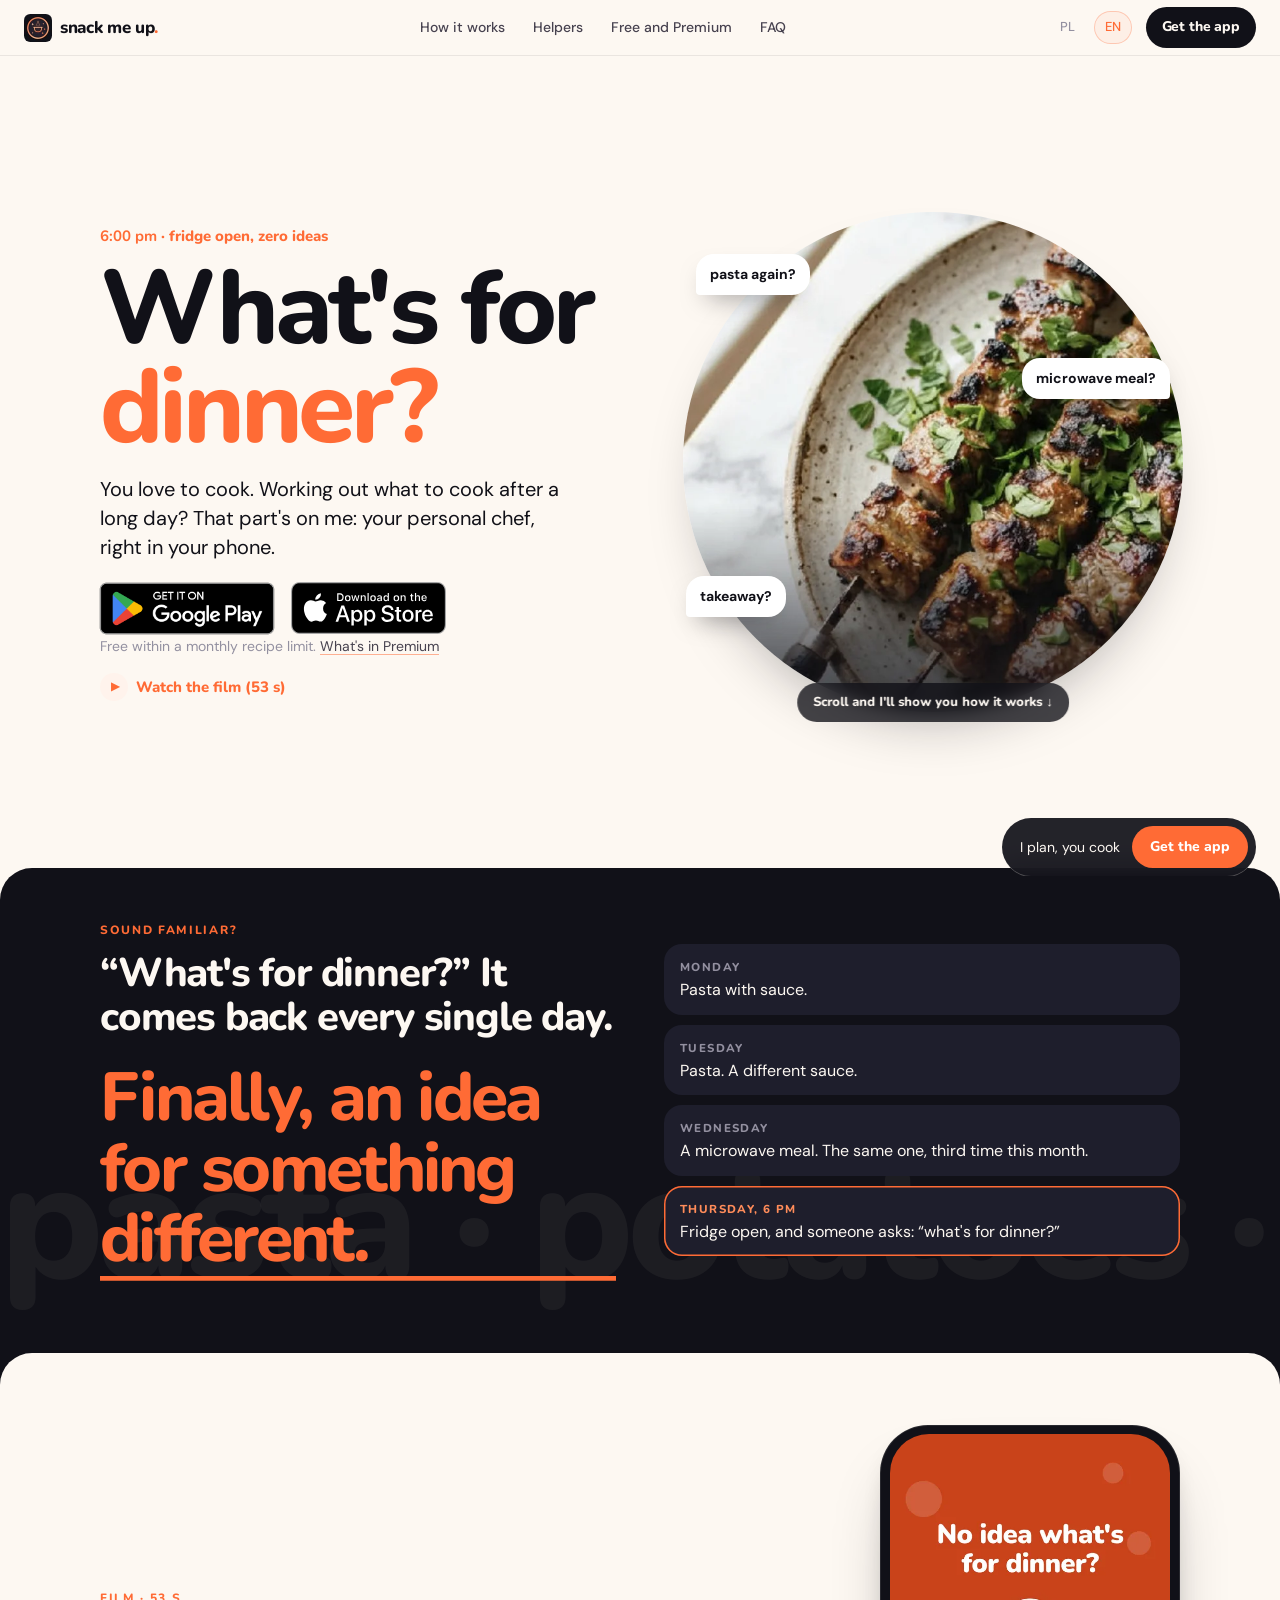
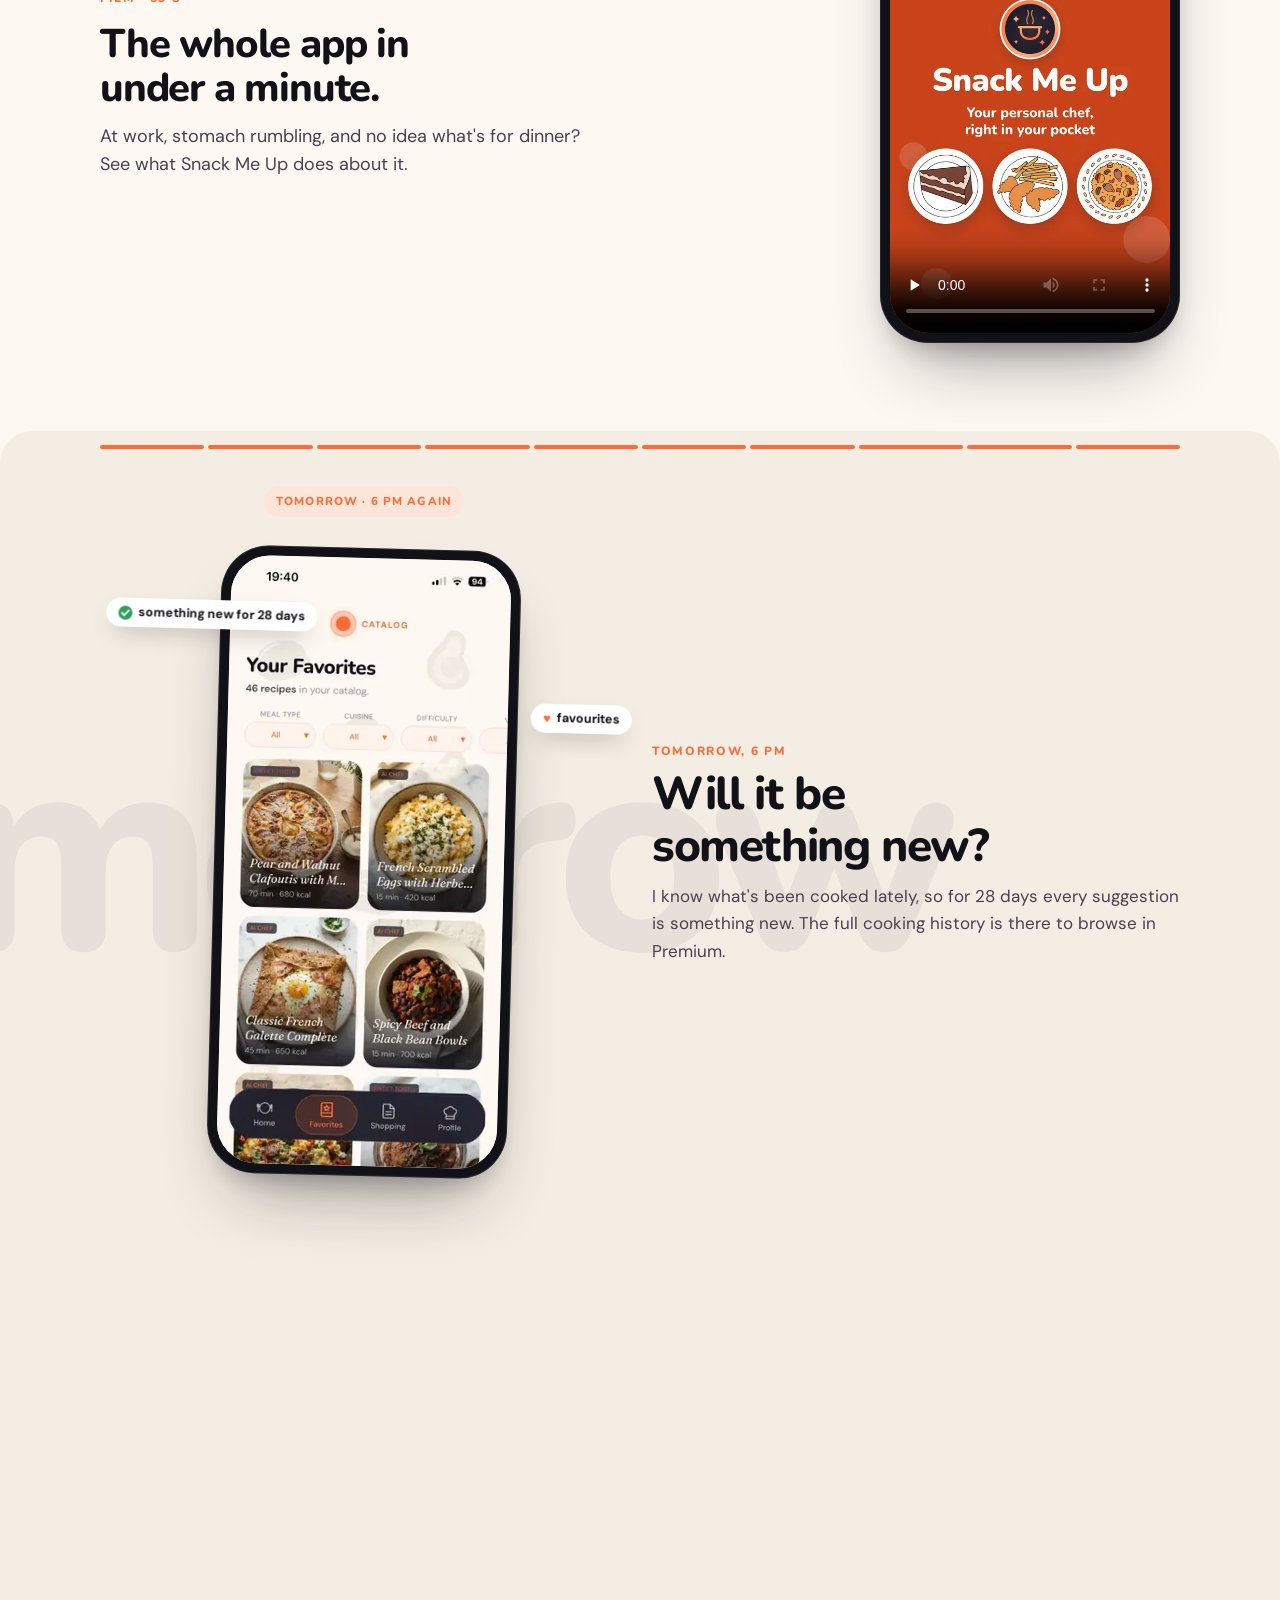
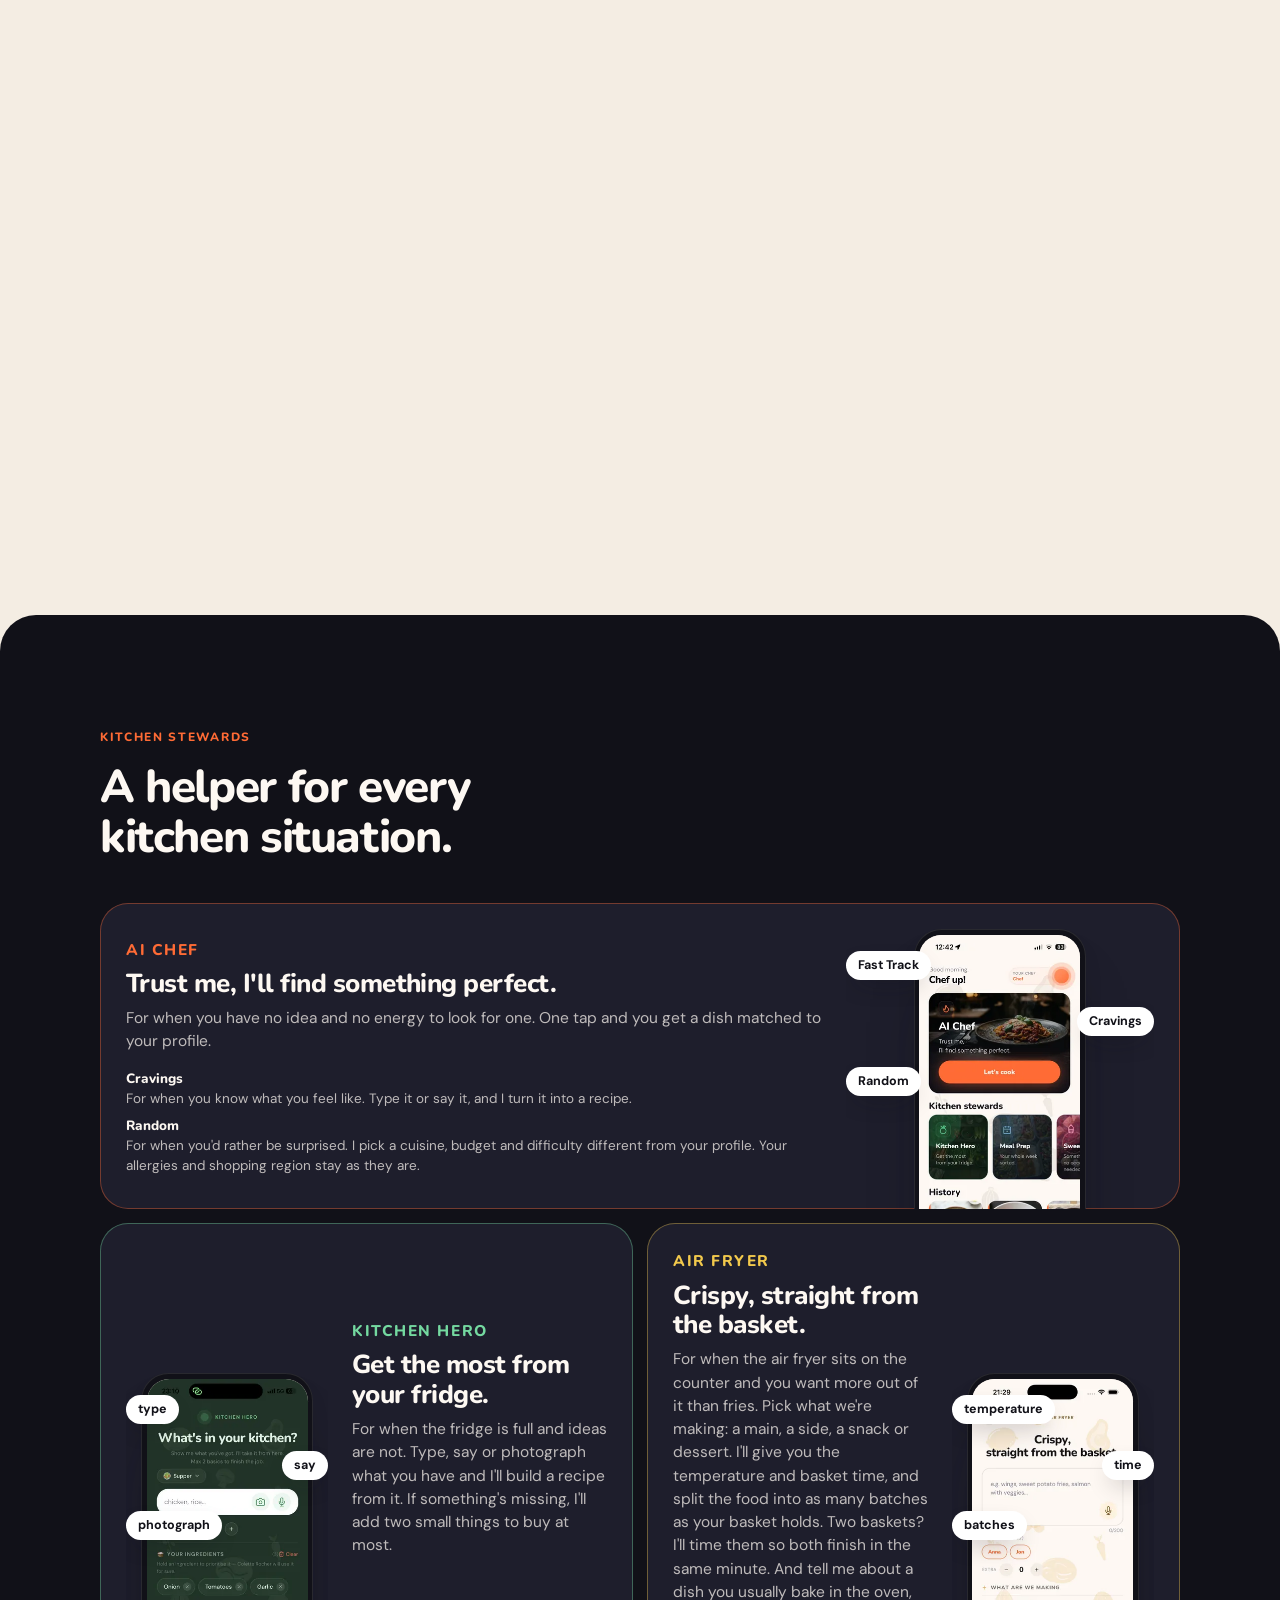
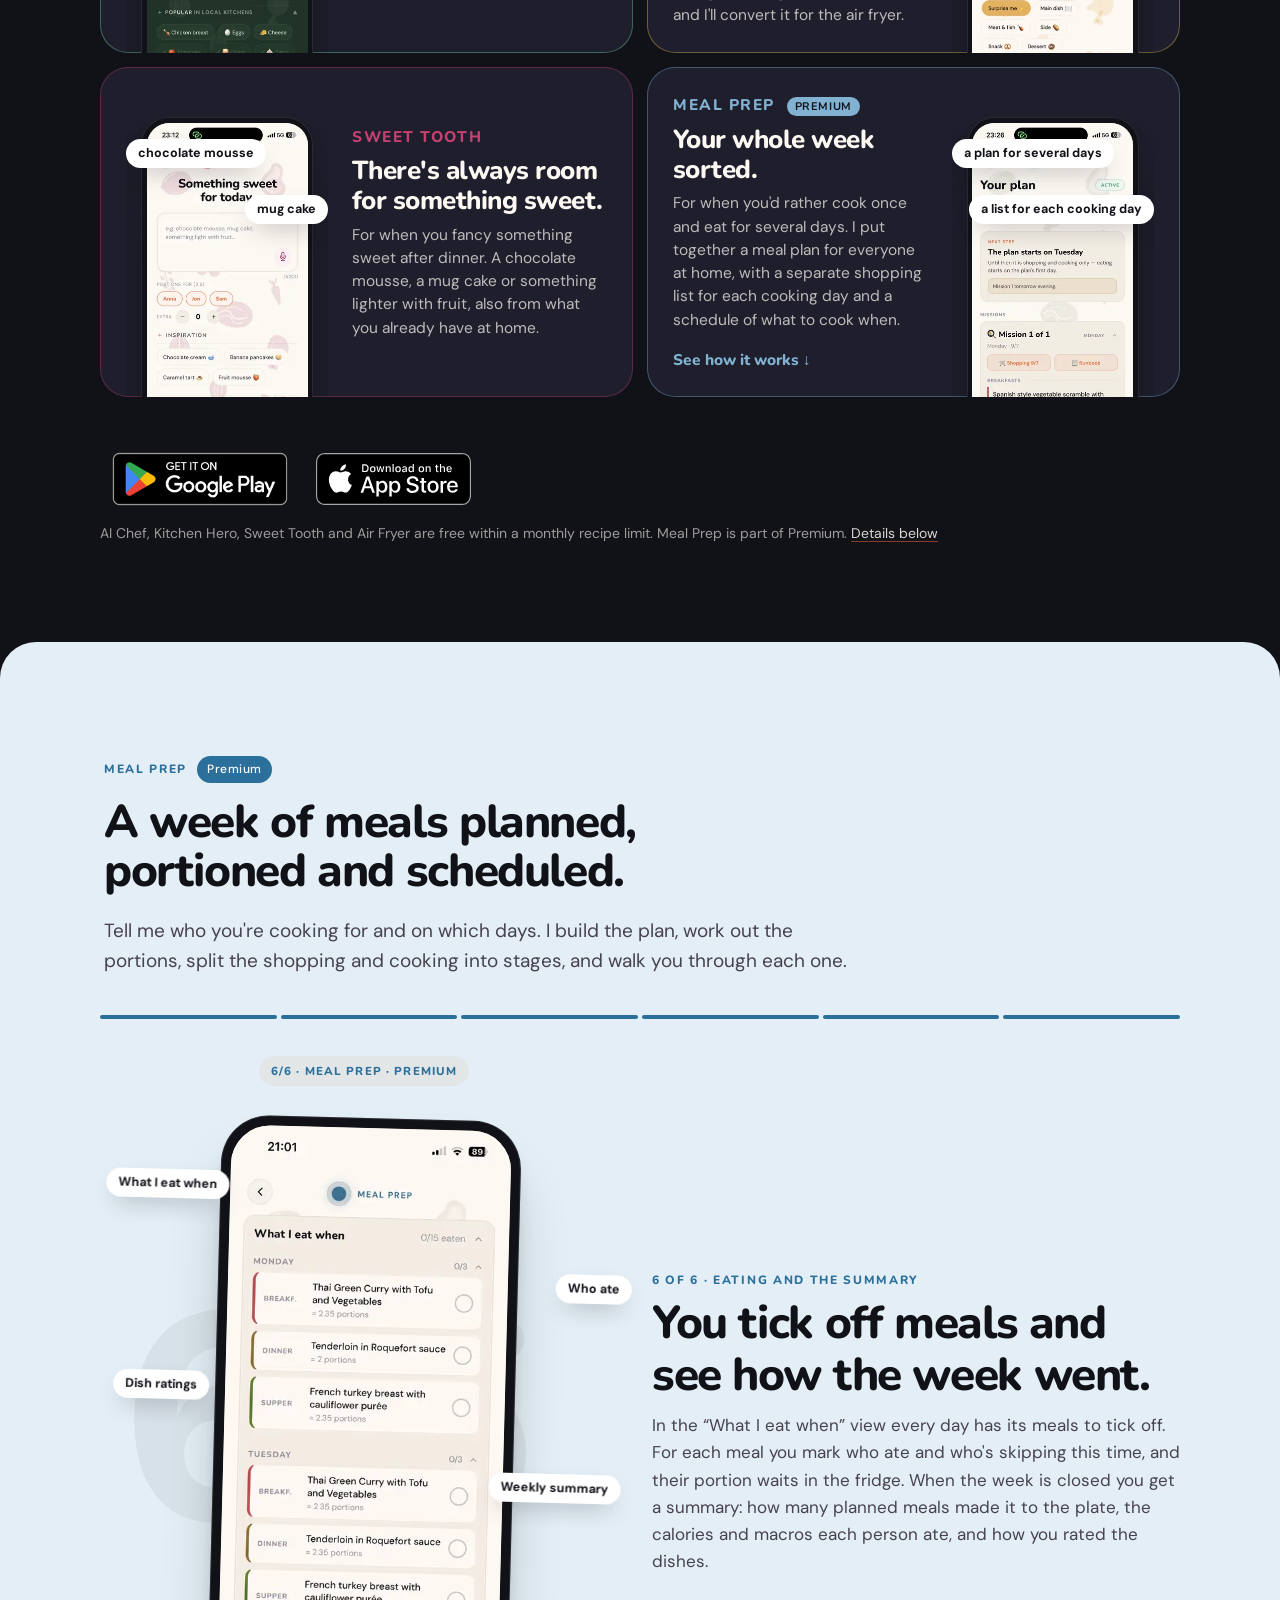
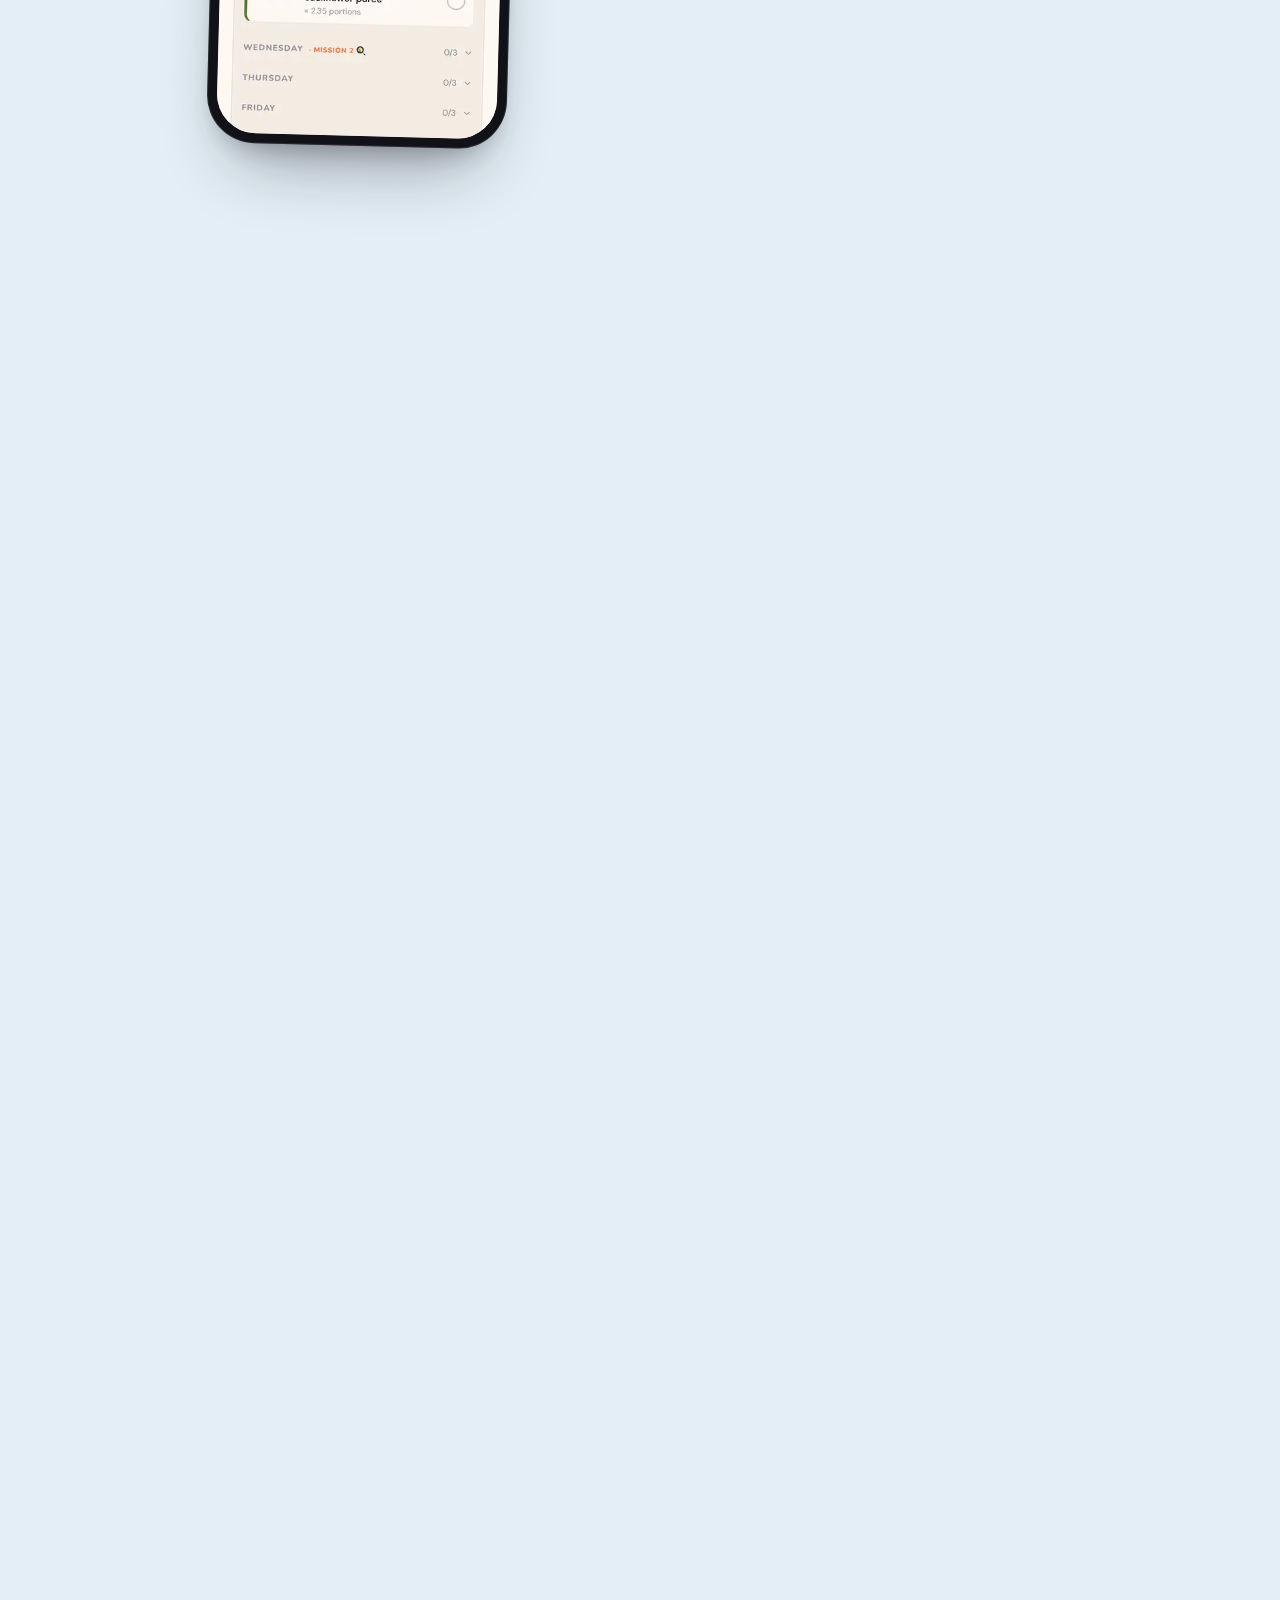
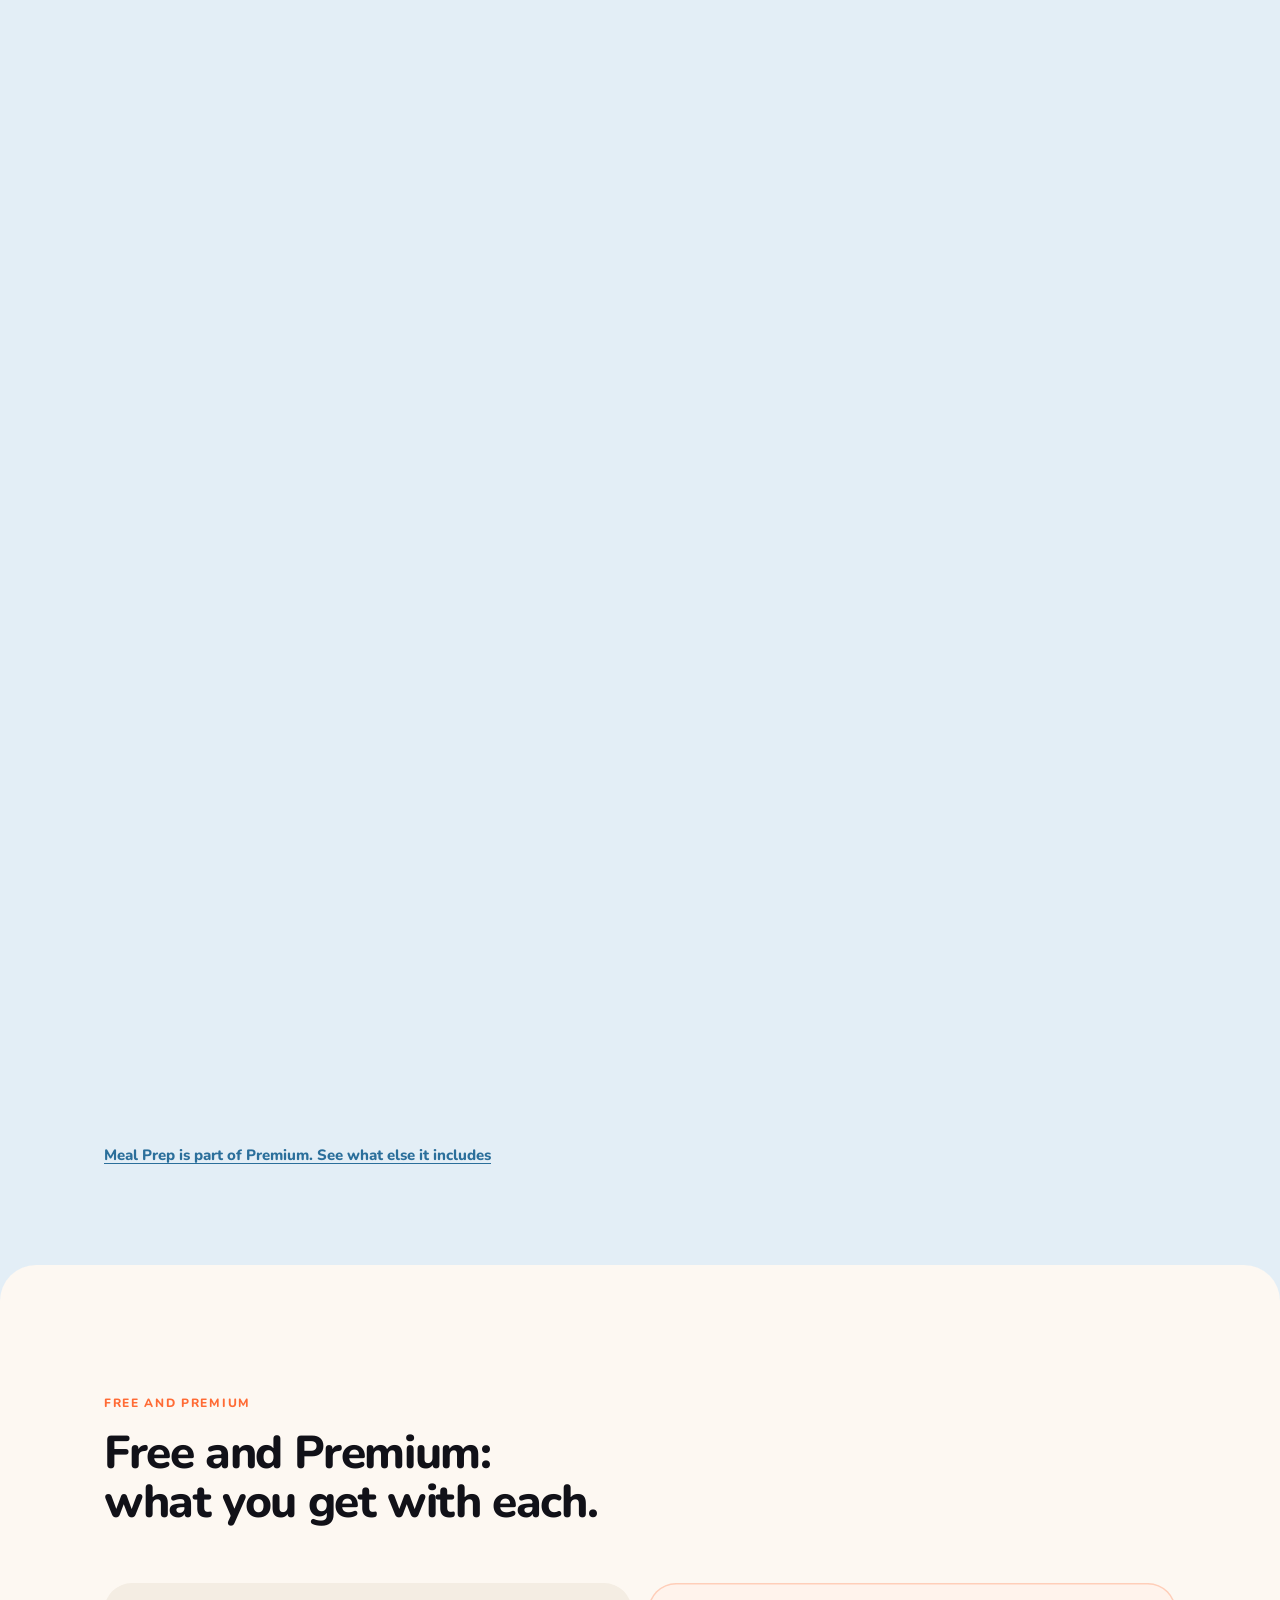
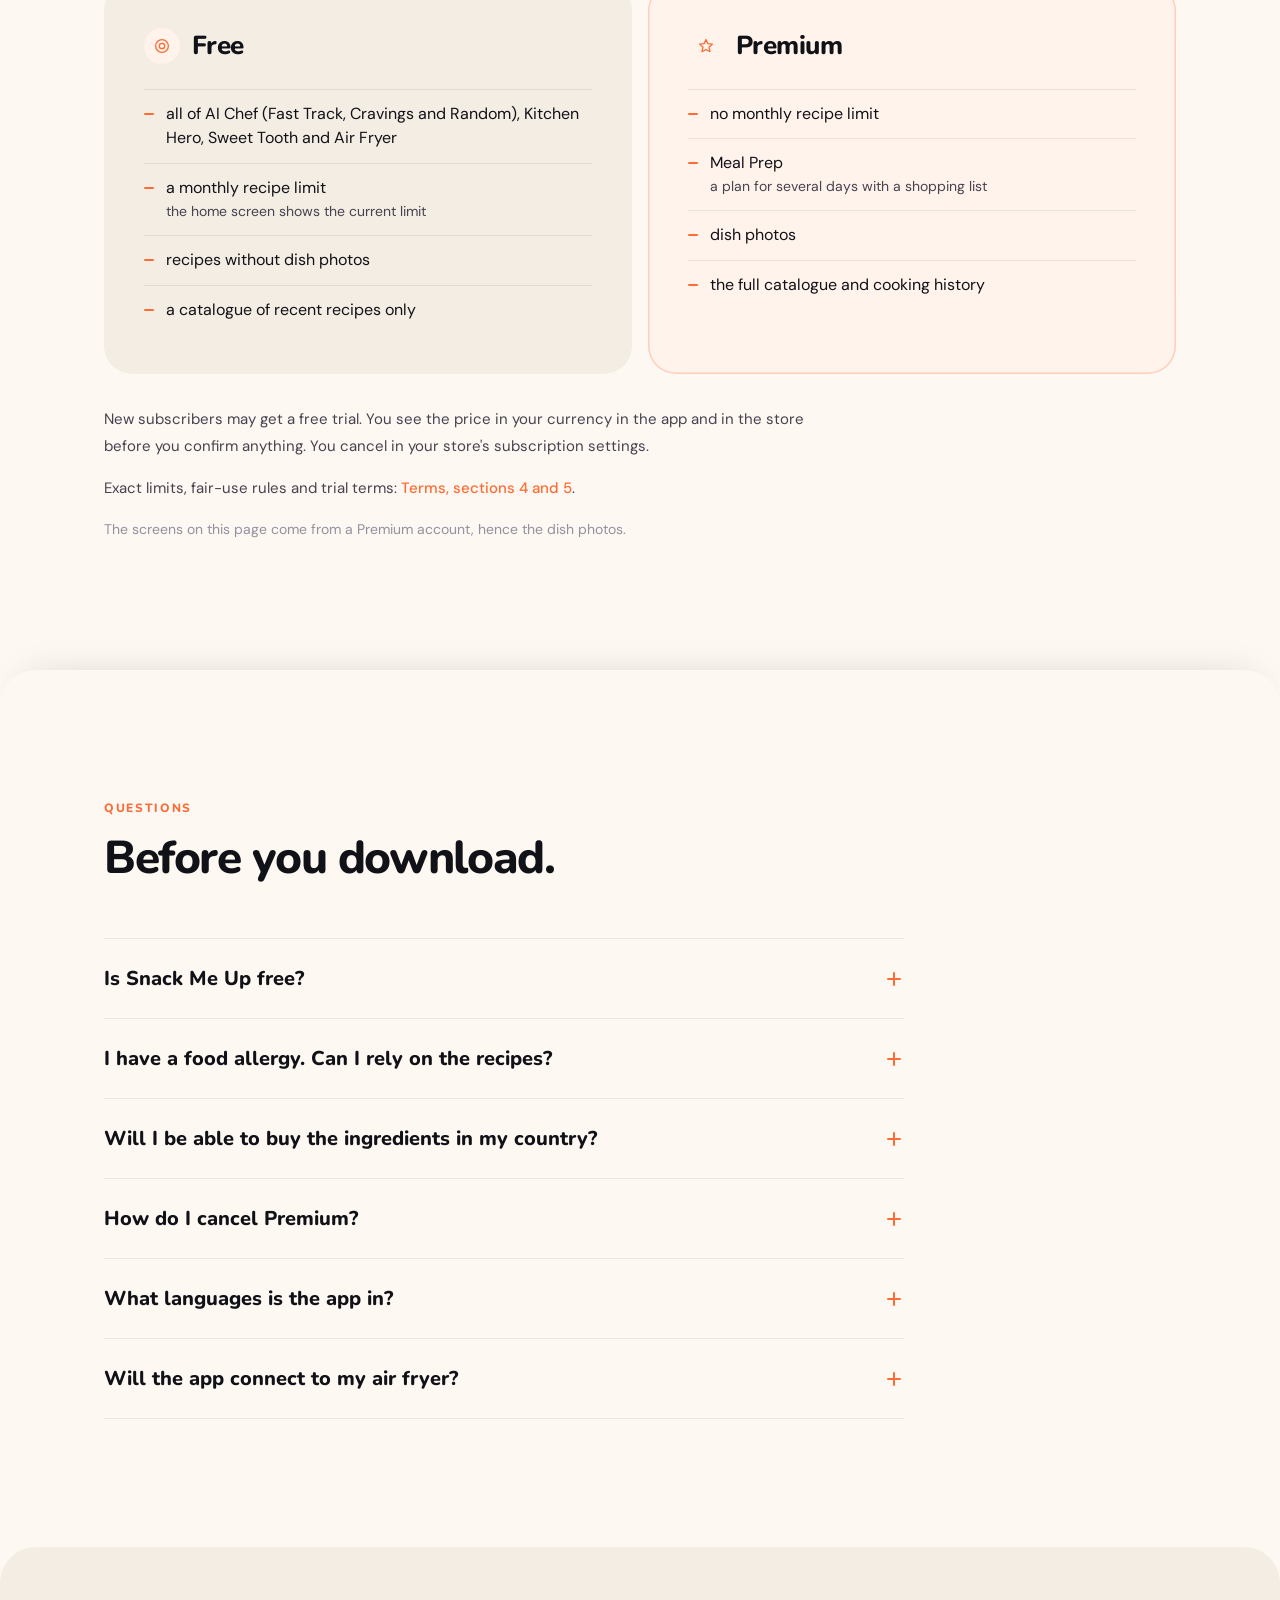
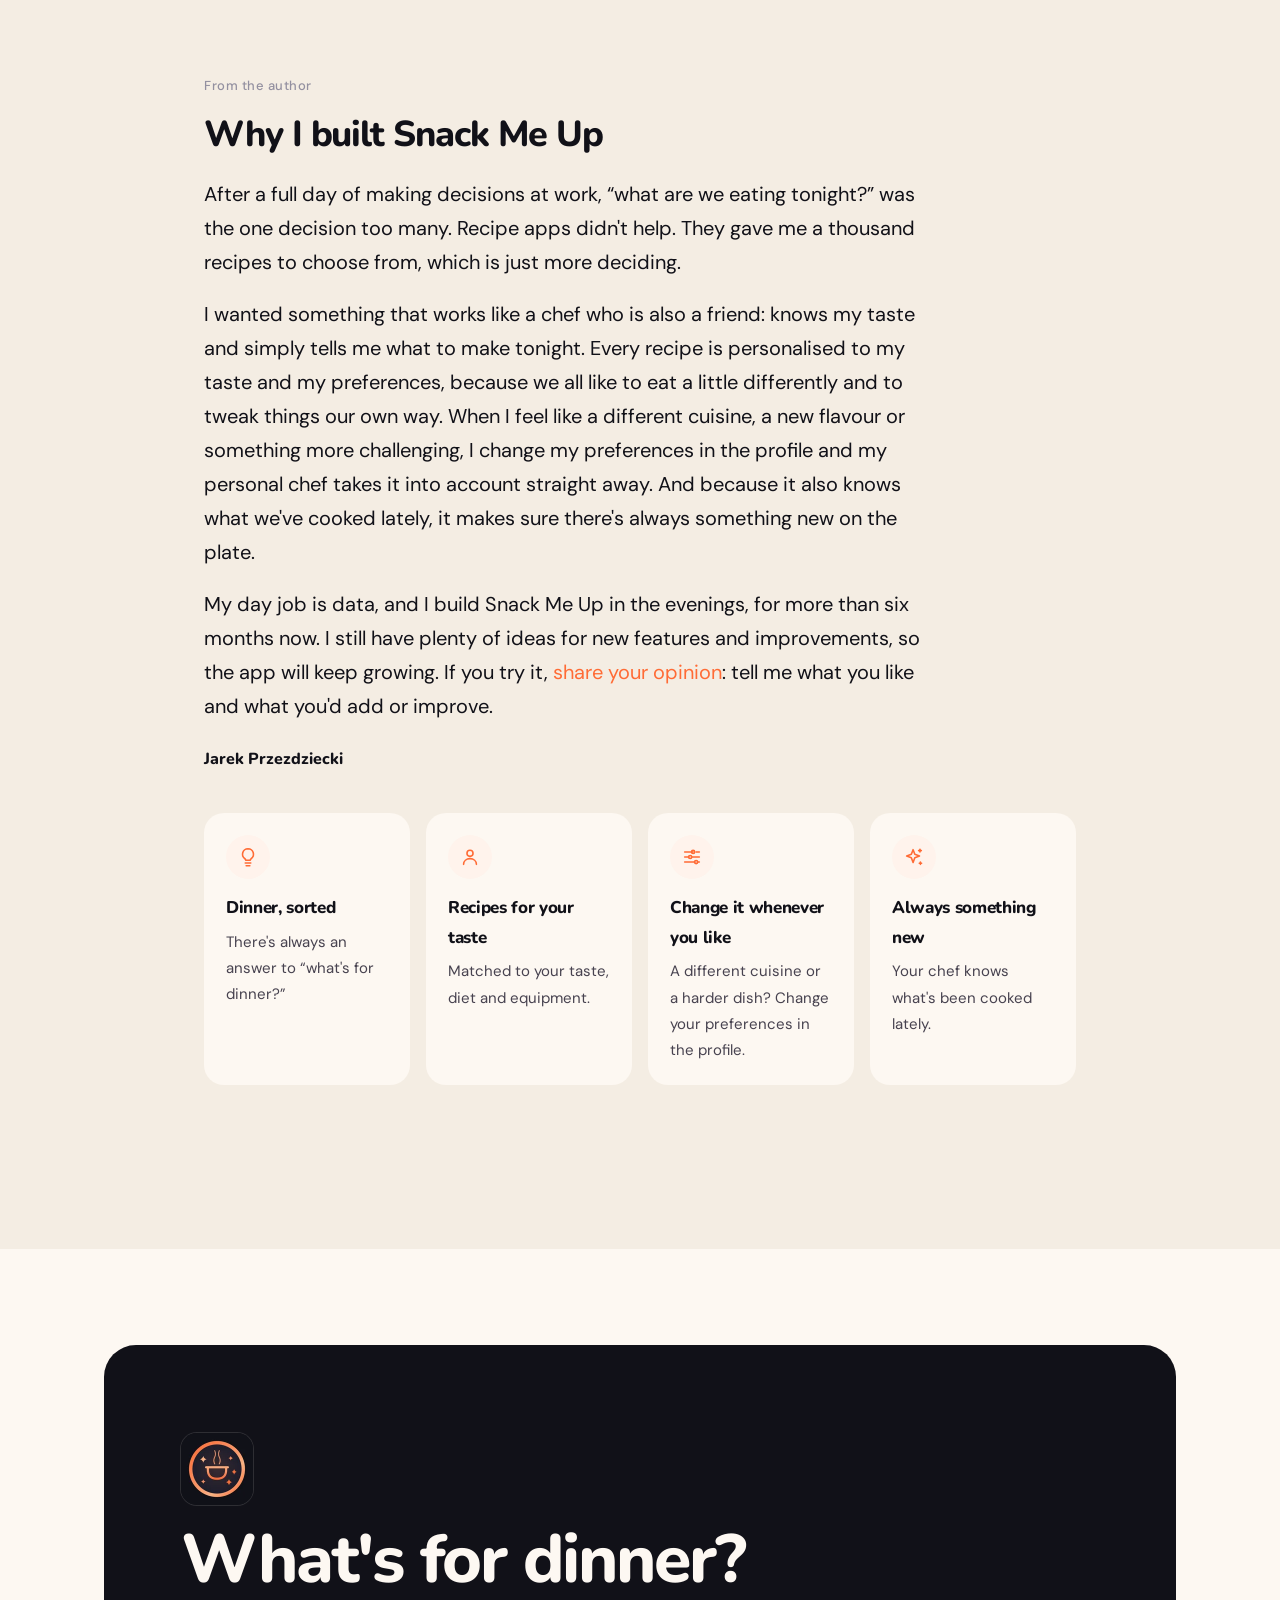
<file: en/index.html>
<!DOCTYPE html>
<html lang="en">
<head>
  <meta charset="UTF-8">
  <meta name="viewport" content="width=device-width, initial-scale=1.0">
  <title>Snack Me Up — a personal chef that knows what to cook tonight</title>
  <meta name="description" content="Snack Me Up is a personal chef in your phone. It knows your taste, your allergies and your kitchen, and takes the daily “what's for dinner?” off your mind: you get a recipe made just for you.">
  <link rel="canonical" href="https://snack-me-up.com/en/">
  <link rel="alternate" hreflang="pl" href="https://snack-me-up.com/">
  <link rel="alternate" hreflang="en" href="https://snack-me-up.com/en/">
  <link rel="alternate" hreflang="x-default" href="https://snack-me-up.com/en/">
  <link rel="icon" type="image/png" sizes="32x32" href="/assets/favicon-32.png">
  <link rel="icon" type="image/png" sizes="192x192" href="/assets/favicon-192.png">
  <link rel="apple-touch-icon" sizes="180x180" href="/assets/apple-touch-icon.png">
  <meta name="theme-color" content="#FDF8F2">
  <meta property="og:title" content="Snack Me Up — Don't know what to cook? I do.">
  <meta property="og:description" content="A personal chef in your phone. Recipes made just for you.">
  <meta property="og:type" content="website">
  <meta property="og:url" content="https://snack-me-up.com/en/">
  <meta property="og:site_name" content="Snack Me Up">
  <meta property="og:locale" content="en_GB">
  <meta property="og:locale:alternate" content="pl_PL">
  <meta property="og:image" content="https://snack-me-up.com/assets/og-en.jpg">
  <meta property="og:image:width" content="1200">
  <meta property="og:image:height" content="630">
  <meta property="og:image:alt" content="Snack Me Up — a personal chef that knows what to cook">
  <meta name="twitter:card" content="summary_large_image">
  <meta name="twitter:image" content="https://snack-me-up.com/assets/og-en.jpg">
  <link rel="preconnect" href="https://fonts.googleapis.com">
  <link rel="preconnect" href="https://fonts.gstatic.com" crossorigin>
  <link href="https://fonts.googleapis.com/css2?family=Nunito:wght@800&family=DM+Sans:wght@400;500;700&family=Fraunces:ital,wght@1,400&display=swap" rel="stylesheet">
  <link rel="stylesheet" href="/assets/legal.css">
  <link rel="stylesheet" href="/assets/home.css">
  <link rel="stylesheet" href="/assets/story.css">
  <script src="/assets/story.js" defer></script>
</head>
<body class="home">

<nav>
  <a class="nav-brand" href="/en/"><img class="brand-icon" src="/assets/app-icon-56.webp" width="28" height="28" alt=""><b class="brand-word">snack me up<span>.</span></b></a>
  <div class="nav-links">
    <a href="#how">How it works</a>
    <a href="#modes">Helpers</a>
    <a href="#offer">Free and Premium</a>
    <a href="#faq">FAQ</a>
  </div>
  <div class="nav-right">
    <div class="nav-lang">
      <a href="/">PL</a>
      <a href="/en/" class="active">EN</a>
    </div>
    <a class="nav-cta" href="#get">Get the app</a>
  </div>
</nav>

<section class="opener">
  <div class="opener-copy">
    <p class="moment"><b>6<i>:</i>00 pm</b> · fridge open, zero ideas</p>
    <h1><span class="w" style="--d:0">What's</span> <span class="w" style="--d:1">for</span> <em class="w" style="--d:2">dinner?</em></h1>
    <p class="pitch">You love to cook. Working out what to cook after a long day? That part's on me: your personal chef, right in your phone.</p>
    <div class="stores">
        <a class="store-badge" href="https://play.google.com/store/apps/details?id=com.jarekpe.snackmeup&amp;referrer=utm_source%3Dstrona%26utm_campaign%3Dstrona"><img src="/assets/badges/google-play-en.png" width="646" height="250" alt="Get it on Google Play"></a>
        <a class="store-badge" href="https://apps.apple.com/app/apple-store/id6760691383?pt=128610697&amp;ct=strona&amp;mt=8"><img src="/assets/badges/app-store-en.svg" height="52" alt="Download on the App Store"></a>
      </div>
    <p class="stores-note">Free within a monthly recipe limit. <a href="#offer">What's in Premium</a></p>
    <a class="film-link" href="#film"><span aria-hidden="true">▶</span> Watch the film (53 s)</a>
  </div>
  <div class="plate-wrap">
    <img class="plate" src="/assets/food/01-en-384.webp" srcset="/assets/food/01-en-384.webp 384w, /assets/food/01-en.webp 768w" sizes="(min-width: 720px) 44vw, 118vw" width="768" height="768" fetchpriority="high" alt="" aria-hidden="true">
    <ul class="doubts" aria-hidden="true"><li>pasta again?</li><li>microwave meal?</li><li>takeaway?</li></ul>
    <p class="scroll-hint" aria-hidden="true">Scroll and I'll show you how it works ↓</p>
  </div>
</section>

<section class="before">
  <div class="marquee" aria-hidden="true"><span>pasta · potatoes · pasta · microwave · pasta · potatoes · </span><span>pasta · potatoes · pasta · microwave · pasta · potatoes · </span></div>
  <div class="before-in">
    <div class="before-head">
      <p class="eyebrow rise">Sound familiar?</p>
      <h2 class="rise">“What's for dinner?” It comes back every single day.</h2>
    </div>
    <ul class="days">
      <li><b>Monday</b><span>Pasta with sauce.</span></li>
      <li><b>Tuesday</b><span>Pasta. A different sauce.</span></li>
      <li><b>Wednesday</b><span>A microwave meal. The same one, third time this month.</span></li>
      <li><b>Thursday, 6 pm</b><span>Fridge open, and someone asks: “what's for dinner?”</span></li>
    </ul>
    <p class="turn">Finally, an idea <span>for something different.</span></p>
  </div>
</section>

<section class="film" id="film">
  <div class="film-copy">
    <p class="eyebrow rise">Film · 53 s</p>
    <h2 class="rise">The whole app in under a minute.</h2>
    <p class="rise">At work, stomach rumbling, and no idea what's for dinner? See what Snack Me Up does about it.</p>
  </div>
  <div class="phone film-phone">
    <video controls playsinline preload="none" poster="/assets/video/meet-snack-me-up-en.webp" width="720" height="1280" aria-label="Film: Snack Me Up in under a minute">
      <source src="/assets/video/meet-snack-me-up-en.mp4" type="video/mp4">
    </video>
  </div>
</section>

<section class="story" id="how" style="--n:10">
  <div class="pin">
    <h2 class="story-title">How it works</h2>
    <div class="segs" aria-hidden="true"><i style="--k:0"></i><i style="--k:1"></i><i style="--k:2"></i><i style="--k:3"></i><i style="--k:4"></i><i style="--k:5"></i><i style="--k:6"></i><i style="--k:7"></i><i style="--k:8"></i><i style="--k:9"></i></div>
    <p class="ghost" aria-hidden="true">6:01</p>
    <p class="act" aria-hidden="true">6:01 · First, I get to know you</p>
    <div class="frame" aria-hidden="true"></div>
    <div class="beats">
      <article class="beat" data-time="6:01" data-act="First, I get to know you">
        <div class="rig">
          <div class="dev"><div class="scr"><img src="/assets/screens/17-onb-region-en-320.webp" srcset="/assets/screens/17-onb-region-en-320.webp 320w, /assets/screens/17-onb-region-en-480.webp 480w" sizes="(min-width: 1080px) 300px, (min-width: 720px) 236px, 56vw" width="360" height="780" loading="lazy" decoding="async" alt="Start screen asking which region you shop in"></div></div>
          <ul class="set" aria-hidden="true"><li class="chip sel" style="--i:0">United Kingdom</li><li class="chip" style="--i:1">Poland</li><li class="chip" style="--i:2">Germany</li><li class="chip" style="--i:3">Other…</li></ul>
        </div>
        <div class="cap">
          <p class="eyebrow">Question 1 of 4 · first time only</p>
          <h3>Where are you cooking from?</h3>
          <p>At the start you tell me the region where you shop. Your country is enough. Dishes can come from any cuisine in the world, but I pick ingredients you can get where you live.</p>
        </div>
      </article>
      <article class="beat" data-time="6:01" data-act="First, I get to know you">
        <div class="rig">
          <div class="dev"><div class="scr"><img src="/assets/screens/13-onb-allergies-en-320.webp" srcset="/assets/screens/13-onb-allergies-en-320.webp 320w, /assets/screens/13-onb-allergies-en-480.webp 480w" sizes="(min-width: 1080px) 300px, (min-width: 720px) 236px, 56vw" width="360" height="780" loading="lazy" decoding="async" alt="Onboarding screen asking about diet, allergies and intolerances"></div></div>
          <ul class="set" aria-hidden="true"><li class="chip sel" style="--i:0">Vegetarian</li><li class="chip sel" style="--i:1">Gluten</li><li class="chip sel" style="--i:2">Nuts</li><li class="chip sel" style="--i:3">Dairy</li></ul>
        </div>
        <div class="cap">
          <p class="eyebrow">Question 2 of 4 · diet and allergies</p>
          <h3>Can you eat it?</h3>
          <p>The allergies and diet in your profile apply to every recipe I put together for you. I can't see what's inside a specific product from the shop, so read labels as you always do. Set once, change any time.</p>
        </div>
      </article>
      <article class="beat" data-time="6:02" data-act="First, I get to know you">
        <div class="rig">
          <div class="dev"><div class="scr"><img src="/assets/screens/14-onb-equipment-en-320.webp" srcset="/assets/screens/14-onb-equipment-en-320.webp 320w, /assets/screens/14-onb-equipment-en-480.webp 480w" sizes="(min-width: 1080px) 300px, (min-width: 720px) 236px, 56vw" width="360" height="780" loading="lazy" decoding="async" alt="Onboarding screen for selecting kitchen equipment"></div></div>
          <ul class="set" aria-hidden="true"><li class="chip sel" style="--i:0">Oven</li><li class="chip sel" style="--i:1">Air Fryer</li><li class="chip sel" style="--i:2">Blender</li><li class="chip sel" style="--i:3">Wok</li></ul>
        </div>
        <div class="cap">
          <p class="eyebrow">Question 3 of 4 · equipment</p>
          <h3>What's in your kitchen?</h3>
          <p>I only suggest recipes your kitchen can handle.</p>
        </div>
      </article>
      <article class="beat" data-time="6:02" data-act="First, I get to know you">
        <div class="rig">
          <div class="dev"><div class="scr"><img src="/assets/screens/15-onb-cuisines-en-320.webp" srcset="/assets/screens/15-onb-cuisines-en-320.webp 320w, /assets/screens/15-onb-cuisines-en-480.webp 480w" sizes="(min-width: 1080px) 300px, (min-width: 720px) 236px, 56vw" width="360" height="780" loading="lazy" decoding="async" alt="Onboarding screen for picking favourite cuisines"></div></div>
          <ul class="set" aria-hidden="true"><li class="chip love" style="--i:0">Italian</li><li class="chip love" style="--i:1">Mexican</li><li class="chip love" style="--i:2">Thai</li><li class="chip no" style="--i:3">mushrooms</li></ul>
        </div>
        <div class="cap">
          <p class="eyebrow">Question 4 of 4 · taste</p>
          <h3>What do you fancy? And what would you rather skip?</h3>
          <p>Pick the cuisines you feel like and the ones you'd rather skip. I'll cook around those.</p>
        </div>
      </article>
      <article class="beat" data-time="6:03" data-act="Tonight's dinner">
        <div class="rig">
          <div class="dev"><div class="scr"><img src="/assets/screens/hw-1a-en-300.webp" srcset="/assets/screens/hw-1a-en-300.webp 300w, /assets/screens/hw-1a-en-500.webp 500w" sizes="(min-width: 1080px) 300px, (min-width: 720px) 236px, 56vw" width="360" height="780" loading="lazy" decoding="async" alt="The AI Chef screen with Fast Track, Cravings and Random tiles"><img src="/assets/screens/hw-1b-en-300.webp" srcset="/assets/screens/hw-1b-en-300.webp 300w, /assets/screens/hw-1b-en-500.webp 500w" sizes="(min-width: 1080px) 300px, (min-width: 720px) 236px, 56vw" width="360" height="780" loading="lazy" decoding="async" alt="A field for a craving you can type or say"></div></div>
          <ul class="set" aria-hidden="true"><li class="chip" style="--i:0">Fast Track</li><li class="chip" style="--i:1">Cravings</li><li class="chip" style="--i:2">Random</li><li class="chip" style="--i:3">Text or voice</li></ul>
        </div>
        <div class="cap">
          <p class="eyebrow">You say what you want</p>
          <h3>One tap or one sentence.</h3>
          <p>In AI Chef you choose how to start. Fast Track creates a recipe in one tap. When you're craving something, you type it or say it and, if you like, adjust your preferences on the spot. Then I need a moment at the stove.</p>
        </div>
      </article>
      <article class="beat" data-time="6:04" data-act="Tonight's dinner">
        <div class="rig">
          <div class="dev"><div class="scr"><img src="/assets/screens/hw-2a-en-300.webp" srcset="/assets/screens/hw-2a-en-300.webp 300w, /assets/screens/hw-2a-en-500.webp 500w" sizes="(min-width: 1080px) 300px, (min-width: 720px) 236px, 56vw" width="360" height="780" loading="lazy" decoding="async" alt="The “Cooking” screen: the app is finding dinner"><img src="/assets/screens/hw-2b-en-300.webp" srcset="/assets/screens/hw-2b-en-300.webp 300w, /assets/screens/hw-2b-en-500.webp 500w" sizes="(min-width: 1080px) 300px, (min-width: 720px) 236px, 56vw" width="360" height="780" loading="lazy" decoding="async" alt="A finished recipe with time, cost, calories and the Let&#x27;s cook, Shopping and Add to plan buttons"></div></div>
          <ul class="set" aria-hidden="true"><li class="chip ok" style="--i:0">your diet in mind</li><li class="chip ok" style="--i:1">fits your equipment</li><li class="chip ok" style="--i:2">supermarket ingredients</li><li class="chip ok" style="--i:3">always something new</li></ul>
        </div>
        <div class="cap">
          <p class="eyebrow">A few seconds later</p>
          <h3>I serve up a recipe, you get cooking.</h3>
          <p>You see the dish with its time, cost, difficulty, calories and macros. Like it? Let's cook. Fancy something else? One tap and I suggest another, or tweak the one in front of you. You can also make the shopping list straight away or plan the cooking for later: pick dinner at work in the morning, and the list is ready for the shop on your way home.</p>
        </div>
      </article>
      <article class="beat" data-time="6:10" data-act="Tonight's dinner">
        <div class="rig">
          <div class="dev"><div class="scr"><img src="/assets/screens/hw-3a-en-300.webp" srcset="/assets/screens/hw-3a-en-300.webp 300w, /assets/screens/hw-3a-en-500.webp 500w" sizes="(min-width: 1080px) 300px, (min-width: 720px) 236px, 56vw" width="360" height="780" loading="lazy" decoding="async" alt="Active shopping lists with progress"><img src="/assets/screens/hw-3b-en-300.webp" srcset="/assets/screens/hw-3b-en-300.webp 300w, /assets/screens/hw-3b-en-500.webp 500w" sizes="(min-width: 1080px) 300px, (min-width: 720px) 236px, 56vw" width="360" height="780" loading="lazy" decoding="async" alt="One recipe&#x27;s shopping list grouped by aisle"></div></div>
          <ul class="set" aria-hidden="true"><li class="chip" style="--i:0">Grouped by aisle</li><li class="chip" style="--i:1">Tick off</li><li class="chip" style="--i:2">Your own items</li><li class="chip" style="--i:3">Share the list</li></ul>
        </div>
        <div class="cap">
          <p class="eyebrow">At the shop</p>
          <h3>Shopping without a trip to Asia.</h3>
          <p>The shopping list writes itself, grouped the way a shop is laid out. Tick off what you already have at home and buy the rest. I choose ingredients for the country you live in. Craving pad thai in a small town in the middle of Europe? The ticket to Bangkok can stay in the drawer, because I build the recipe from what an ordinary supermarket stocks.</p>
        </div>
      </article>
      <article class="beat" data-time="6:25" data-act="Tonight's dinner">
        <div class="rig">
          <div class="dev"><div class="scr"><img src="/assets/screens/hw-4a-en-300.webp" srcset="/assets/screens/hw-4a-en-300.webp 300w, /assets/screens/hw-4a-en-500.webp 500w" sizes="(min-width: 1080px) 300px, (min-width: 720px) 236px, 56vw" width="360" height="780" loading="lazy" decoding="async" alt="A cooking step on the full screen with its ingredients"><img src="/assets/screens/hw-4b-en-300.webp" srcset="/assets/screens/hw-4b-en-300.webp 300w, /assets/screens/hw-4b-en-500.webp 500w" sizes="(min-width: 1080px) 300px, (min-width: 720px) 236px, 56vw" width="360" height="780" loading="lazy" decoding="async" alt="All the steps in one list to tick off"></div></div>
          <ul class="set" aria-hidden="true"><li style="--i:0" class="ring"><svg viewBox="0 0 44 44"><circle cx="22" cy="22" r="18"/><circle class="fg" cx="22" cy="22" r="18"/></svg><b>timer</b></li><li class="chip" style="--i:1">Step view</li><li class="chip" style="--i:2">List view</li></ul>
        </div>
        <div class="cap">
          <p class="eyebrow">In the kitchen</p>
          <h3>Cook step by step, the way you like.</h3>
          <p>Have each step on the full screen in large type you can read from the other end of the counter, or all the steps in one list to tick off. Every step shows the ingredients you need right then, with quantities. Where timing matters, a timer is waiting.</p>
        </div>
      </article>
      <article class="beat" data-time="6:50" data-act="Tonight's dinner">
        <div class="rig">
          <div class="dev"><div class="scr"><img src="/assets/screens/hw-5a-en-300.webp" srcset="/assets/screens/hw-5a-en-300.webp 300w, /assets/screens/hw-5a-en-500.webp 500w" sizes="(min-width: 1080px) 300px, (min-width: 720px) 236px, 56vw" width="360" height="780" loading="lazy" decoding="async" alt="The “Verdict” screen with five stars"><img src="/assets/screens/hw-5b-en-300.webp" srcset="/assets/screens/hw-5b-en-300.webp 300w, /assets/screens/hw-5b-en-500.webp 500w" sizes="(min-width: 1080px) 300px, (min-width: 720px) 236px, 56vw" width="360" height="780" loading="lazy" decoding="async" alt="A five-star rating and the “Add to your menu” switch"></div></div>
          <ul class="set" aria-hidden="true"><li style="--i:0" class="stars"><i style="--s:0">★</i><i style="--s:1">★</i><i style="--s:2">★</i><i style="--s:3">★</i><i style="--s:4">★</i></li><li class="chip love" style="--i:1">Add to your menu</li></ul>
        </div>
        <div class="cap">
          <p class="eyebrow">After the meal</p>
          <h3>And finally, the verdict.</h3>
          <p>After cooking you give the dish one to five stars. One switch sends the best ones to your favourites. I take your rating into account in future suggestions, so with every dinner I know your taste a little better.</p>
        </div>
      </article>
      <article class="beat" data-time="tomorrow" data-act="6 pm again">
        <div class="rig">
          <div class="dev"><div class="scr"><img src="/assets/screens/11-favorites-en-320.webp" srcset="/assets/screens/11-favorites-en-320.webp 320w, /assets/screens/11-favorites-en-480.webp 480w" sizes="(min-width: 1080px) 300px, (min-width: 720px) 236px, 56vw" width="360" height="780" loading="lazy" decoding="async" alt="Favourites screen with a grid of saved recipes and filters"><img src="/assets/screens/08-history-en-320.webp" srcset="/assets/screens/08-history-en-320.webp 320w, /assets/screens/08-history-en-480.webp 480w" sizes="(min-width: 1080px) 300px, (min-width: 720px) 236px, 56vw" width="360" height="780" loading="lazy" decoding="async" alt="Cooking history with filters and dish photos"></div></div>
          <ul class="set" aria-hidden="true"><li class="chip ok" style="--i:0">something new for 28 days</li><li class="chip love" style="--i:1">favourites</li></ul>
        </div>
        <div class="cap">
          <p class="eyebrow">Tomorrow, 6 pm</p>
          <h3>Will it be something new?</h3>
          <p>I know what's been cooked lately, so for 28 days every suggestion is something new. The full cooking history is there to browse in Premium.</p>
        </div>
      </article>
    </div>
    <p class="cue" aria-hidden="true">scroll</p>
  </div>
  <div class="track" aria-hidden="true"><i></i><i></i><i></i><i></i><i></i><i></i><i></i><i></i><i></i><i></i></div>
</section>

<section class="crew" id="modes">
  <div class="crew-head rise">
    <p class="eyebrow">Kitchen stewards</p>
    <h2>A helper for every kitchen situation.</h2>
  </div>
  <div class="mates">
      <article class="mate mate--chef" style="--mc: var(--o)">
        <div class="mate-copy"><p class="who">AI Chef</p><h3>Trust me, I'll find something perfect.</h3><p>For when you have no idea and no energy to look for one. One tap and you get a dish matched to your profile.</p><ul class="subs"><li><b>Cravings</b>For when you know what you feel like. Type it or say it, and I turn it into a recipe.</li><li><b>Random</b>For when you'd rather be surprised. I pick a cuisine, budget and difficulty different from your profile. Your allergies and shopping region stay as they are.</li></ul></div>
        <div class="win"><div class="dev"><div class="scr"><img src="/assets/screens/01-home-en-320.webp" srcset="/assets/screens/01-home-en-320.webp 320w, /assets/screens/01-home-en-480.webp 480w" sizes="172px" width="360" height="780" loading="lazy" decoding="async" alt="The app's home screen: AI Chef and the kitchen stewards"></div></div><ul class="bits" aria-hidden="true"><li class="chip" style="--i:0">Fast Track</li><li class="chip" style="--i:1">Cravings</li><li class="chip" style="--i:2">Random</li></ul></div>
      </article>
    <div class="rail">
      <article class="mate" style="--mc: var(--m-hero)">
        <div class="mate-copy"><p class="who">Kitchen Hero</p><h3>Get the most from your fridge.</h3><p>For when the fridge is full and ideas are not. Type, say or photograph what you have and I'll build a recipe from it. If something's missing, I'll add two small things to buy at most.</p></div>
        <div class="win"><div class="dev"><div class="scr"><img src="/assets/screens/04-kitchenhero-en-320.webp" srcset="/assets/screens/04-kitchenhero-en-320.webp 320w, /assets/screens/04-kitchenhero-en-480.webp 480w" sizes="172px" width="360" height="780" loading="lazy" decoding="async" alt="Kitchen Hero screen: an ingredients field with camera and microphone buttons"></div></div><ul class="bits" aria-hidden="true"><li class="chip" style="--i:0">type</li><li class="chip" style="--i:1">say</li><li class="chip" style="--i:2">photograph</li></ul></div>
      </article>
      <article class="mate" style="--mc: var(--m-fryer)">
        <div class="mate-copy"><p class="who">Air Fryer</p><h3>Crispy, straight from the basket.</h3><p>For when the air fryer sits on the counter and you want more out of it than fries. Pick what we're making: a main, a side, a snack or dessert. I'll give you the temperature and basket time, and split the food into as many batches as your basket holds. Two baskets? I'll time them so both finish in the same minute. And tell me about a dish you usually bake in the oven, and I'll convert it for the air fryer.</p></div>
        <div class="win"><div class="dev"><div class="scr"><img src="/assets/screens/16-airfryer-en-320.webp" srcset="/assets/screens/16-airfryer-en-320.webp 320w, /assets/screens/16-airfryer-en-414.webp 414w" sizes="172px" width="360" height="780" loading="lazy" decoding="async" alt="Air Fryer screen: a craving field, portions for the household and a choice of what we're making"></div></div><ul class="bits" aria-hidden="true"><li class="chip" style="--i:0">temperature</li><li class="chip" style="--i:1">time</li><li class="chip" style="--i:2">batches</li></ul></div>
      </article>
      <article class="mate" style="--mc: var(--m-sweet)">
        <div class="mate-copy"><p class="who">Sweet Tooth</p><h3>There's always room for something sweet.</h3><p>For when you fancy something sweet after dinner. A chocolate mousse, a mug cake or something lighter with fruit, also from what you already have at home.</p></div>
        <div class="win"><div class="dev"><div class="scr"><img src="/assets/screens/09-sweettooth-en-320.webp" srcset="/assets/screens/09-sweettooth-en-320.webp 320w, /assets/screens/09-sweettooth-en-480.webp 480w" sizes="172px" width="360" height="780" loading="lazy" decoding="async" alt="Sweet Tooth screen: a field for a sweet craving and ready-made inspirations"></div></div><ul class="bits" aria-hidden="true"><li class="chip" style="--i:0">chocolate mousse</li><li class="chip" style="--i:1">mug cake</li></ul></div>
      </article>
      <article class="mate" style="--mc: var(--m-prep)">
        <div class="mate-copy"><p class="who">Meal Prep <b>Premium</b></p><h3>Your whole week sorted.</h3><p>For when you'd rather cook once and eat for several days. I put together a meal plan for everyone at home, with a separate shopping list for each cooking day and a schedule of what to cook when.</p><p class="mate-link"><a href="#prep">See how it works ↓</a></p></div>
        <div class="win"><div class="dev"><div class="scr"><img src="/assets/screens/05-mealprep-en-320.webp" srcset="/assets/screens/05-mealprep-en-320.webp 320w, /assets/screens/05-mealprep-en-480.webp 480w" sizes="172px" width="360" height="780" loading="lazy" decoding="async" alt="Meal Prep screen: a meal plan for several days with a shopping list"></div></div><ul class="bits" aria-hidden="true"><li class="chip" style="--i:0">a plan for several days</li><li class="chip" style="--i:1">a list for each cooking day</li></ul></div>
      </article>
    </div>
  </div>
  <p class="swipe" aria-hidden="true">Swipe →</p>
  <div class="crew-foot">
    <div class="stores">
      <a class="store-badge" href="https://play.google.com/store/apps/details?id=com.jarekpe.snackmeup&amp;referrer=utm_source%3Dstrona%26utm_campaign%3Dstrona"><img src="/assets/badges/google-play-en.png" width="646" height="250" loading="lazy" alt="Get it on Google Play"></a>
      <a class="store-badge" href="https://apps.apple.com/app/apple-store/id6760691383?pt=128610697&amp;ct=strona&amp;mt=8"><img src="/assets/badges/app-store-en.svg" height="52" loading="lazy" alt="Download on the App Store"></a>
    </div>
    <p class="stores-note">AI Chef, Kitchen Hero, Sweet Tooth and Air Fryer are free within a monthly recipe limit. Meal Prep is part of Premium. <a href="#offer">Details below</a></p>
  </div>
</section>

<section class="prep-top" id="prep">
  <div class="wrap">
    <div class="prep-head rise">
      <p class="eyebrow prep-eyebrow">Meal Prep <span class="badge">Premium</span></p>
      <h2>A week of meals planned, portioned and scheduled.</h2>
      <p class="prep-lead">Tell me who you're cooking for and on which days. I build the plan, work out the portions, split the shopping and cooking into stages, and walk you through each one.</p>
    </div>
  </div>
</section>

<section class="story story--prep" id="prep-story" style="--n:6">
  <div class="pin">
    <div class="segs" aria-hidden="true"><i style="--k:0"></i><i style="--k:1"></i><i style="--k:2"></i><i style="--k:3"></i><i style="--k:4"></i><i style="--k:5"></i></div>
    <p class="ghost" aria-hidden="true">1/6</p>
    <p class="act" aria-hidden="true">1/6 · Meal Prep · Premium</p>
    <div class="frame" aria-hidden="true"></div>
    <div class="beats">
      <article class="beat" data-time="1/6" data-act="Meal Prep · Premium">
        <div class="rig">
          <div class="dev"><div class="scr"><img src="/assets/screens/mp-35-en-280.webp" srcset="/assets/screens/mp-35-en-280.webp 280w, /assets/screens/mp-35-en-420.webp 420w" sizes="(min-width: 1080px) 300px, (min-width: 720px) 236px, 56vw" width="360" height="780" loading="lazy" decoding="async" alt="Meal Prep configurator: choosing days and meals"><img src="/assets/screens/mp-36-en-280.webp" srcset="/assets/screens/mp-36-en-280.webp 280w, /assets/screens/mp-36-en-420.webp 420w" sizes="(min-width: 1080px) 300px, (min-width: 720px) 236px, 56vw" width="360" height="780" loading="lazy" decoding="async" alt="Configurator: household members with portions and the plan character slider"></div></div>
          <ul class="set" aria-hidden="true"><li class="chip" style="--i:0">Days and meals</li><li class="chip" style="--i:1">Household and guests</li><li class="chip" style="--i:2">Portion per person</li><li class="chip" style="--i:3">Plan character</li><li class="chip" style="--i:4">Plan diet</li></ul>
        </div>
        <div class="cap">
          <p class="eyebrow">1 of 6 · Configurator</p>
          <h3>You decide what, when and for whom.</h3>
          <p>Pick the days and the meals, from breakfast to supper. Tick the household members from your profile you're cooking for and add guests. Everyone has their own portion size. A slider sets the character of the plan, from one big batch to lots of variety. You see straight away how many dishes, missions and hours of cooking that means.</p>
        </div>
      </article>
      <article class="beat" data-time="2/6" data-act="Meal Prep · Premium">
        <div class="rig">
          <div class="dev"><div class="scr"><img src="/assets/screens/mp-38-en-280.webp" srcset="/assets/screens/mp-38-en-280.webp 280w, /assets/screens/mp-38-en-420.webp 420w" sizes="(min-width: 1080px) 300px, (min-width: 720px) 236px, 56vw" width="360" height="780" loading="lazy" decoding="async" alt="Draft plan with “Pick another” and “Choose your own” buttons"><img src="/assets/screens/mp-39-en-280.webp" srcset="/assets/screens/mp-39-en-280.webp 280w, /assets/screens/mp-39-en-420.webp 420w" sizes="(min-width: 1080px) 300px, (min-width: 720px) 236px, 56vw" width="360" height="780" loading="lazy" decoding="async" alt="The “What are you after?” sheet for swapping a dish"></div></div>
          <ul class="set" aria-hidden="true"><li class="chip" style="--i:0">Pick another</li><li class="chip" style="--i:1">Choose from favourites</li><li class="chip" style="--i:2">Freshness</li><li class="chip" style="--i:3">Freezer</li></ul>
        </div>
        <div class="cap">
          <p class="eyebrow">2 of 6 · Draft</p>
          <h3>You look through the draft and change what you like.</h3>
          <p>The plan appears as a draft you can browse even before I've picked the last dishes. Any dish can be swapped with one tap: I pick another one based on your hint, or you choose one from your favourites. Each dish shows how many days it stays fresh and what goes to the freezer. You approve only when everything suits you.</p>
        </div>
      </article>
      <article class="beat" data-time="3/6" data-act="Meal Prep · Premium">
        <div class="rig">
          <div class="dev"><div class="scr"><img src="/assets/screens/mp-37-en-280.webp" srcset="/assets/screens/mp-37-en-280.webp 280w, /assets/screens/mp-37-en-420.webp 420w" sizes="(min-width: 1080px) 300px, (min-width: 720px) 236px, 56vw" width="360" height="780" loading="lazy" decoding="async" alt="Draft plan while dishes are still being filled in"><img src="/assets/screens/mp-41-en-280.webp" srcset="/assets/screens/mp-41-en-280.webp 280w, /assets/screens/mp-41-en-420.webp 420w" sizes="(min-width: 1080px) 300px, (min-width: 720px) 236px, 56vw" width="360" height="780" loading="lazy" decoding="async" alt="Meal details: who eats it and in what portion"></div></div>
          <ul class="set" aria-hidden="true"><li class="chip" style="--i:0">Who's eating</li><li class="chip" style="--i:1">Portions</li><li class="chip" style="--i:2">Variation without an ingredient</li><li class="chip" style="--i:3">Calories and macros</li></ul>
        </div>
        <div class="cap">
          <p class="eyebrow">3 of 6 · Portions and variations</p>
          <h3>Everyone eats what they can and what they like.</h3>
          <p>Every meal shows who is eating it and in what portion, along with calories and macros. One tap opts a person out or back in. If someone at home doesn't eat one of the ingredients, garlic for example, they get their own variation of the same dish: one portion with garlic, one without. The cook plan accounts for it while you cook.</p>
        </div>
      </article>
      <article class="beat" data-time="4/6" data-act="Meal Prep · Premium">
        <div class="rig">
          <div class="dev"><div class="scr"><img src="/assets/screens/mp-46-en-280.webp" srcset="/assets/screens/mp-46-en-280.webp 280w, /assets/screens/mp-46-en-420.webp 420w" sizes="(min-width: 1080px) 300px, (min-width: 720px) 236px, 56vw" width="360" height="780" loading="lazy" decoding="async" alt="Plan with a mission, Shopping and Runbook buttons"><img src="/assets/screens/mp-42-en-280.webp" srcset="/assets/screens/mp-42-en-280.webp 280w, /assets/screens/mp-42-en-420.webp 420w" sizes="(min-width: 1080px) 300px, (min-width: 720px) 236px, 56vw" width="360" height="780" loading="lazy" decoding="async" alt="A mission's shopping list grouped by aisle"></div></div>
          <ul class="set" aria-hidden="true"><li class="chip" style="--i:0">Missions</li><li class="chip" style="--i:1">Cooking time</li><li class="chip" style="--i:2">Containers</li><li class="chip" style="--i:3">Shopping list per mission</li></ul>
        </div>
        <div class="cap">
          <p class="eyebrow">4 of 6 · Missions and shopping</p>
          <h3>Cooking and shopping spread across the week, so you eat fresh.</h3>
          <p>The plan spreads itself across the days you picked. I work out when to cook so every dish is as fresh as possible, and when to do the shopping. Each mission is one day in the kitchen: you know up front how long it takes and how many containers you'll need, and each one comes with its own shopping list, grouped the way a shop is laid out.</p>
        </div>
      </article>
      <article class="beat" data-time="5/6" data-act="Meal Prep · Premium">
        <div class="rig">
          <div class="dev"><div class="scr"><img src="/assets/screens/mp-43-en-280.webp" srcset="/assets/screens/mp-43-en-280.webp 280w, /assets/screens/mp-43-en-420.webp 420w" sizes="(min-width: 1080px) 300px, (min-width: 720px) 236px, 56vw" width="360" height="780" loading="lazy" decoding="async" alt="Cook plan: stations, containers and ingredients for the whole mission"><img src="/assets/screens/mp-44-en-280.webp" srcset="/assets/screens/mp-44-en-280.webp 280w, /assets/screens/mp-44-en-420.webp 420w" sizes="(min-width: 1080px) 300px, (min-width: 720px) 236px, 56vw" width="360" height="780" loading="lazy" decoding="async" alt="Cook plan: step 1 of 25 with ingredients and a tip"></div></div>
          <ul class="set" aria-hidden="true"><li class="chip" style="--i:0">Stations</li><li class="chip" style="--i:1">Ingredients per mission</li><li class="chip" style="--i:2">Steps with quantities</li><li class="chip" style="--i:3">Tips</li></ul>
        </div>
        <div class="cap">
          <p class="eyebrow">5 of 6 · Cook plan</p>
          <h3>In the kitchen I walk you through it step by step.</h3>
          <p>The cook plan starts with the setup: which stations and equipment you'll need, how many containers, and the ingredients for the whole mission. Then it goes step by step, with quantities for each step, tips and timing. The steps for all the dishes are arranged together, so you measure and chop once rather than dish by dish.</p>
        </div>
      </article>
      <article class="beat" data-time="6/6" data-act="Meal Prep · Premium">
        <div class="rig">
          <div class="dev"><div class="scr"><img src="/assets/screens/mp-47-en-280.webp" srcset="/assets/screens/mp-47-en-280.webp 280w, /assets/screens/mp-47-en-420.webp 420w" sizes="(min-width: 1080px) 300px, (min-width: 720px) 236px, 56vw" width="360" height="780" loading="lazy" decoding="async" alt="The “What I eat when” view with meals to tick off"><img src="/assets/screens/mp-48-en-280.webp" srcset="/assets/screens/mp-48-en-280.webp 280w, /assets/screens/mp-48-en-420.webp 420w" sizes="(min-width: 1080px) 300px, (min-width: 720px) 236px, 56vw" width="360" height="780" loading="lazy" decoding="async" alt="A meal with the “Who is eating what” list: eaten or not eating"></div></div>
          <ul class="set" aria-hidden="true"><li class="chip" style="--i:0">What I eat when</li><li class="chip" style="--i:1">Who ate</li><li class="chip" style="--i:2">Dish ratings</li><li class="chip" style="--i:3">Weekly summary</li></ul>
        </div>
        <div class="cap">
          <p class="eyebrow">6 of 6 · Eating and the summary</p>
          <h3>You tick off meals and see how the week went.</h3>
          <p>In the “What I eat when” view every day has its meals to tick off. For each meal you mark who ate and who's skipping this time, and their portion waits in the fridge. When the week is closed you get a summary: how many planned meals made it to the plate, the calories and macros each person ate, and how you rated the dishes.</p>
        </div>
      </article>
    </div>
    <p class="cue" aria-hidden="true">scroll</p>
  </div>
  <div class="track" aria-hidden="true"><i></i><i></i><i></i><i></i><i></i><i></i></div>
</section>

<section class="prep-foot">
  <div class="wrap">
    <p class="prep-link"><a href="#offer">Meal Prep is part of Premium. See what else it includes</a></p>
  </div>
</section>

<section class="offer band" id="offer">
  <div class="wrap">
    <div class="offer-head rise">
      <p class="eyebrow">Free and Premium</p>
      <h2>Free and Premium: what you get with each.</h2>
    </div>
    <div class="plans">
      <div class="plan rise">
        <h3><span class="ico sm"><svg viewBox="0 0 24 24" fill="none" stroke="currentColor" stroke-width="1.75" stroke-linecap="round" stroke-linejoin="round" aria-hidden="true"><circle cx="12" cy="12" r="8.5"/><circle cx="12" cy="12" r="3.6"/></svg></span>Free</h3>
        <ul>
          <li>all of AI Chef (Fast Track, Cravings and Random), Kitchen Hero, Sweet Tooth and Air Fryer</li>
          <li>a monthly recipe limit <small>the home screen shows the current limit</small></li>
          <li>recipes without dish photos</li>
          <li>a catalogue of recent recipes only</li>
        </ul>
      </div>
      <div class="plan plan--premium rise">
        <h3><span class="ico sm"><svg viewBox="0 0 24 24" fill="none" stroke="currentColor" stroke-width="1.75" stroke-linecap="round" stroke-linejoin="round" aria-hidden="true"><path d="M12 3.3l2.5 5.6 6.1.6-4.6 4.1 1.3 6-5.3-3-5.3 3 1.3-6-4.6-4.1 6.1-.6L12 3.3Z"/></svg></span>Premium</h3>
        <ul>
          <li>no monthly recipe limit</li>
          <li>Meal Prep <small>a plan for several days with a shopping list</small></li>
          <li>dish photos</li>
          <li>the full catalogue and cooking history</li>
        </ul>
      </div>
    </div>
    <div class="offer-notes rise">
      <p>New subscribers may get a free trial. You see the price in your currency in the app and in the store before you confirm anything. You cancel in your store's subscription settings.</p>
      <p>Exact limits, fair-use rules and trial terms: <a href="/terms/en/#s4">Terms, sections 4 and 5</a>.</p>
      <p class="fine">The screens on this page come from a Premium account, hence the dish photos.</p>
    </div>
  </div>
</section>

<section class="faq band" id="faq">
  <div class="wrap">
    <div class="faq-head rise">
      <p class="eyebrow">Questions</p>
      <h2>Before you download.</h2>
    </div>
    <div class="faq-list">
      <details class="faq-item rise" style="--i:0">
        <summary>Is Snack Me Up free?<span class="faq-toggle" aria-hidden="true"></span></summary>
        <p>Yes. The free plan has a monthly recipe limit, and the app's home screen shows the current limit. Premium removes the monthly limit and adds Meal Prep, dish photos, the full catalogue and cooking history.</p>
      </details>
      <details class="faq-item rise" style="--i:1">
        <summary>I have a food allergy. Can I rely on the recipes?<span class="faq-toggle" aria-hidden="true"></span></summary>
        <p>The allergies and diet in your profile apply to every recipe I put together for you. I can't see what's inside a specific product from the shop, so always read the labels yourself.</p>
      </details>
      <details class="faq-item rise" style="--i:2">
        <summary>Will I be able to buy the ingredients in my country?<span class="faq-toggle" aria-hidden="true"></span></summary>
        <p>At the start you tell me the region where you shop. Dishes can come from any cuisine in the world, but I pick ingredients you can get where you live.</p>
      </details>
      <details class="faq-item rise" style="--i:3">
        <summary>How do I cancel Premium?<span class="faq-toggle" aria-hidden="true"></span></summary>
        <p>Any time, in your App Store or Google Play subscription settings. You keep Premium until the end of the period you've paid for. Details: <a href="/terms/en/#s4">Terms, sections 4 and 5</a>.</p>
      </details>
      <details class="faq-item rise" style="--i:4">
        <summary>What languages is the app in?<span class="faq-toggle" aria-hidden="true"></span></summary>
        <p>The app works in English and Polish.</p>
      </details>
      <details class="faq-item rise" style="--i:5">
        <summary>Will the app connect to my air fryer?<span class="faq-toggle" aria-hidden="true"></span></summary>
        <p>It doesn't need to. I give you the temperature, the time and the number of batches, and you set them on your own machine, so the app works with any air fryer. Just pick your basket size.</p>
      </details>
    </div>
  </div>
</section>

<section class="maker band">
  <div class="wrap">
    <div class="maker-copy rise">
      <p class="maker-label">From the author</p>
      <h2>Why I built Snack Me Up</h2>
      <p class="letter">After a full day of making decisions at work, “what are we eating tonight?” was the one decision too many. Recipe apps didn't help. They gave me a thousand recipes to choose from, which is just more deciding.</p>
      <p class="letter">I wanted something that works like a chef who is also a friend: knows my taste and simply tells me what to make tonight. Every recipe is personalised to my taste and my preferences, because we all like to eat a little differently and to tweak things our own way. When I feel like a different cuisine, a new flavour or something more challenging, I change my preferences in the profile and my personal chef takes it into account straight away. And because it also knows what we've cooked lately, it makes sure there's always something new on the plate.</p>
      <p class="letter">My day job is data, and I build Snack Me Up in the evenings, for more than six months now. I still have plenty of ideas for new features and improvements, so the app will keep growing. If you try it, <a href="mailto:support@snack-me-up.com">share your opinion</a>: tell me what you like and what you'd add or improve.</p>
      <p class="sign">Jarek Przezdziecki</p>
    </div>
    <div class="maker-grid">
      <div class="maker-tile rise" style="--i:0">
        <span class="ico"><svg viewBox="0 0 24 24" fill="none" stroke="currentColor" stroke-width="1.75" stroke-linecap="round" stroke-linejoin="round" aria-hidden="true"><path d="M9 18.5h6"/><path d="M10 21.5h4"/><path d="M12 3a6 6 0 0 0-3.4 10.9c.5.4.9 1 .9 1.6h5a2 2 0 0 1 .9-1.6A6 6 0 0 0 12 3Z"/></svg></span>
        <h3>Dinner, sorted</h3>
        <p>There's always an answer to “what's for dinner?”</p>
      </div>
      <div class="maker-tile rise" style="--i:1">
        <span class="ico"><svg viewBox="0 0 24 24" fill="none" stroke="currentColor" stroke-width="1.75" stroke-linecap="round" stroke-linejoin="round" aria-hidden="true"><circle cx="12" cy="8" r="3.3"/><path d="M5 20c0-3.6 3-6.2 7-6.2s7 2.6 7 6.2"/></svg></span>
        <h3>Recipes for your taste</h3>
        <p>Matched to your taste, diet and equipment.</p>
      </div>
      <div class="maker-tile rise" style="--i:2">
        <span class="ico"><svg viewBox="0 0 24 24" fill="none" stroke="currentColor" stroke-width="1.75" stroke-linecap="round" stroke-linejoin="round" aria-hidden="true"><path d="M4 6.5h9"/><path d="M16.5 6.5H20"/><circle cx="13.2" cy="6.5" r="1.7"/><path d="M4 12h4.5"/><path d="M12 12H20"/><circle cx="10" cy="12" r="1.7"/><path d="M4 17.5h11"/><path d="M18 17.5H20"/><circle cx="16.5" cy="17.5" r="1.7"/></svg></span>
        <h3>Change it whenever you like</h3>
        <p>A different cuisine or a harder dish? Change your preferences in the profile.</p>
      </div>
      <div class="maker-tile rise" style="--i:3">
        <span class="ico"><svg viewBox="0 0 24 24" fill="none" stroke="currentColor" stroke-width="1.75" stroke-linecap="round" stroke-linejoin="round" aria-hidden="true"><path d="M11 4l1.9 5.1L18 11l-5.1 1.9L11 18l-1.9-5.1L4 11l5.1-1.9Z"/><path d="M18.5 3.5v3"/><path d="M17 5h3"/><path d="M19 17.5v2.5"/><path d="M17.75 18.75h2.5"/></svg></span>
        <h3>Always something new</h3>
        <p>Your chef knows what's been cooked lately.</p>
      </div>
    </div>
  </div>
</section>

<section class="get" id="get">
  <div class="wrap">
    <div class="get-panel rise">
      <img class="get-icon" src="/assets/app-icon-144.webp" width="72" height="72" loading="lazy" alt="Snack Me Up app icon">
      <h2>What's for dinner? <span>Decided.</span></h2>
      <div class="stores">
        <a class="store-badge" href="https://play.google.com/store/apps/details?id=com.jarekpe.snackmeup&amp;referrer=utm_source%3Dstrona%26utm_campaign%3Dstrona"><img src="/assets/badges/google-play-en.png" width="646" height="250" alt="Get it on Google Play"></a>
        <a class="store-badge" href="https://apps.apple.com/app/apple-store/id6760691383?pt=128610697&amp;ct=strona&amp;mt=8"><img src="/assets/badges/app-store-en.svg" height="52" loading="lazy" alt="Download on the App Store"></a>
      </div>
      <p class="stores-note">Free within a monthly recipe limit. <a href="#offer">What's in Premium</a></p>
    </div>
  </div>
</section>

<section class="closing">
  <div class="wrap">
    <div class="note">
      Question, problem, or want your data deleted? Write to
      <a href="mailto:support@snack-me-up.com">support@snack-me-up.com</a> — we reply within 14 days.
    </div>
  </div>
</section>

<footer>
  <div class="footer-brand"><img class="brand-icon" src="/assets/app-icon-56.webp" width="28" height="28" loading="lazy" alt="">snack me up<small>Dinner, decided.</small></div>
  <div class="footer-links">
    <a href="/terms/en/">Terms</a>
    <a href="/privacy/en/">Privacy</a>
    <a href="mailto:support@snack-me-up.com">Contact</a>
  </div>
</footer>

<div class="dock" aria-hidden="true"><span>I plan, you cook</span><a href="#get" tabindex="-1">Get the app</a></div>

</body>
</html>
</file>
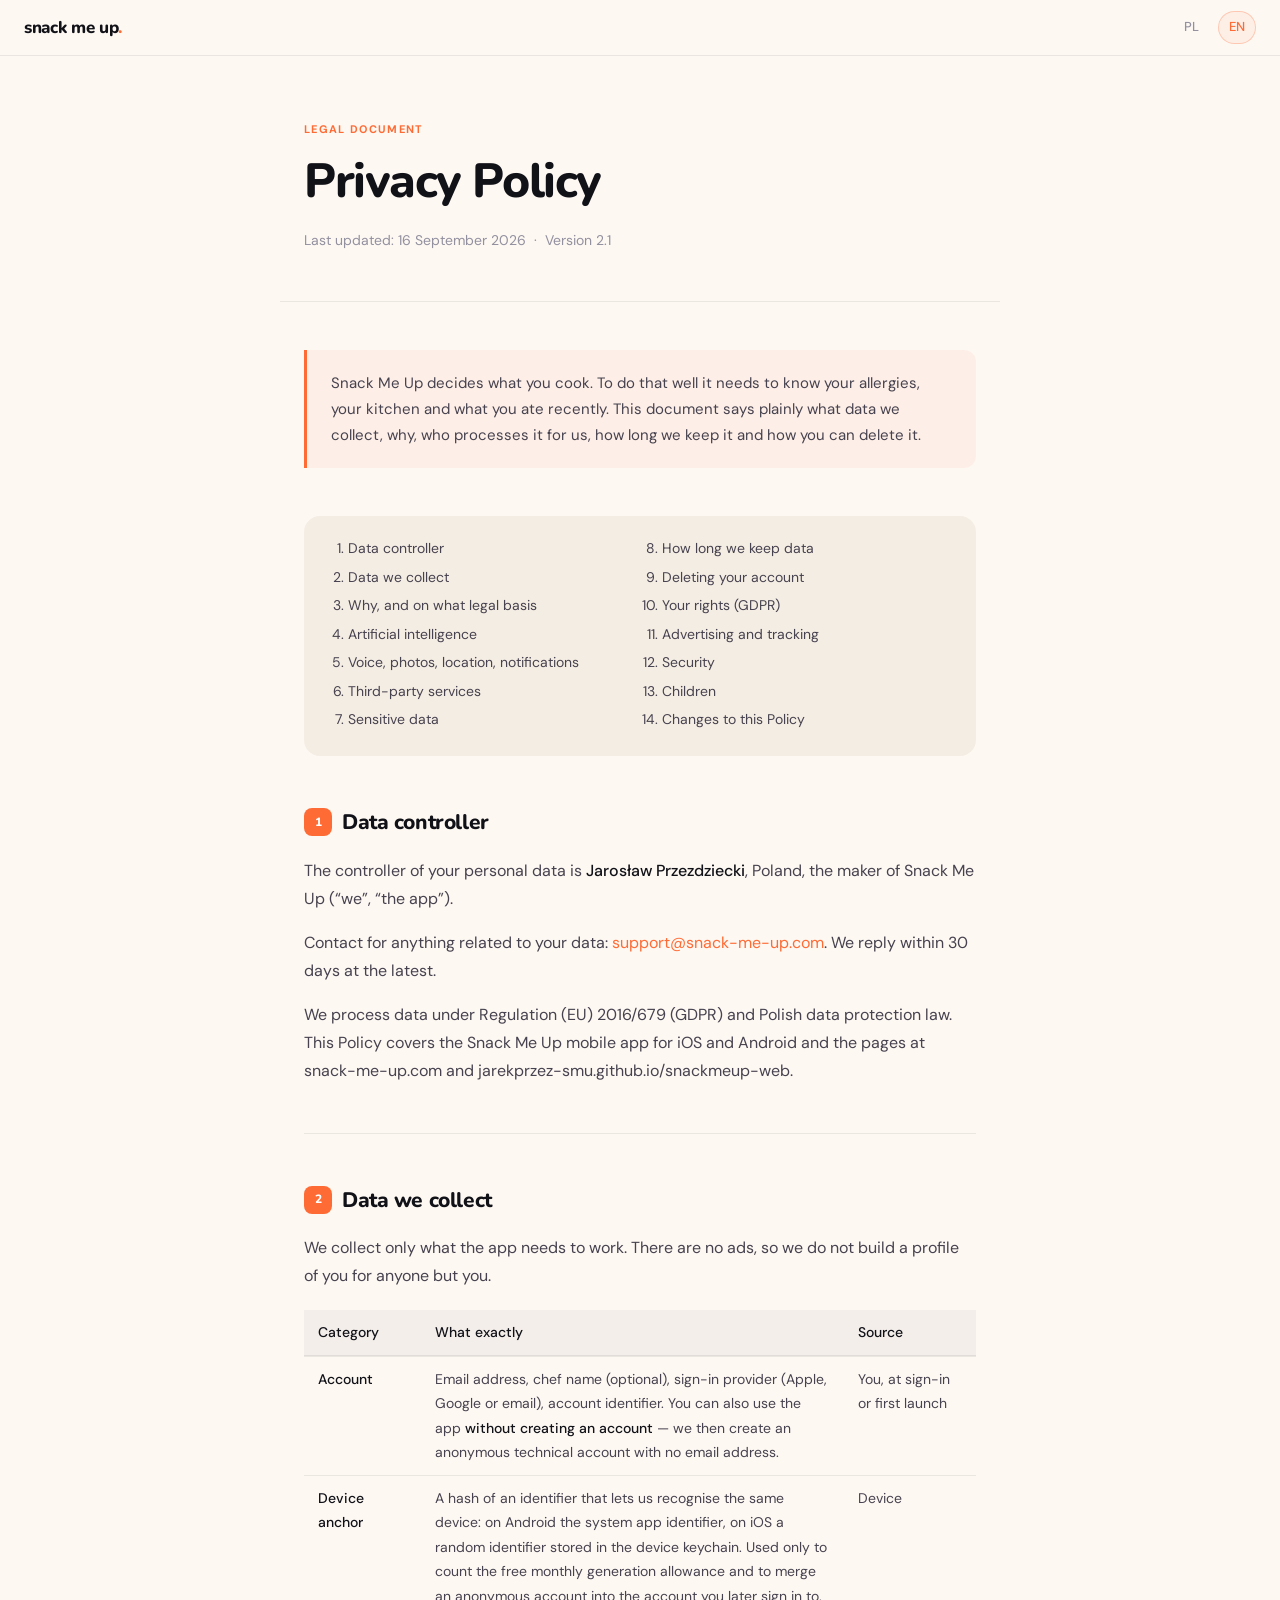
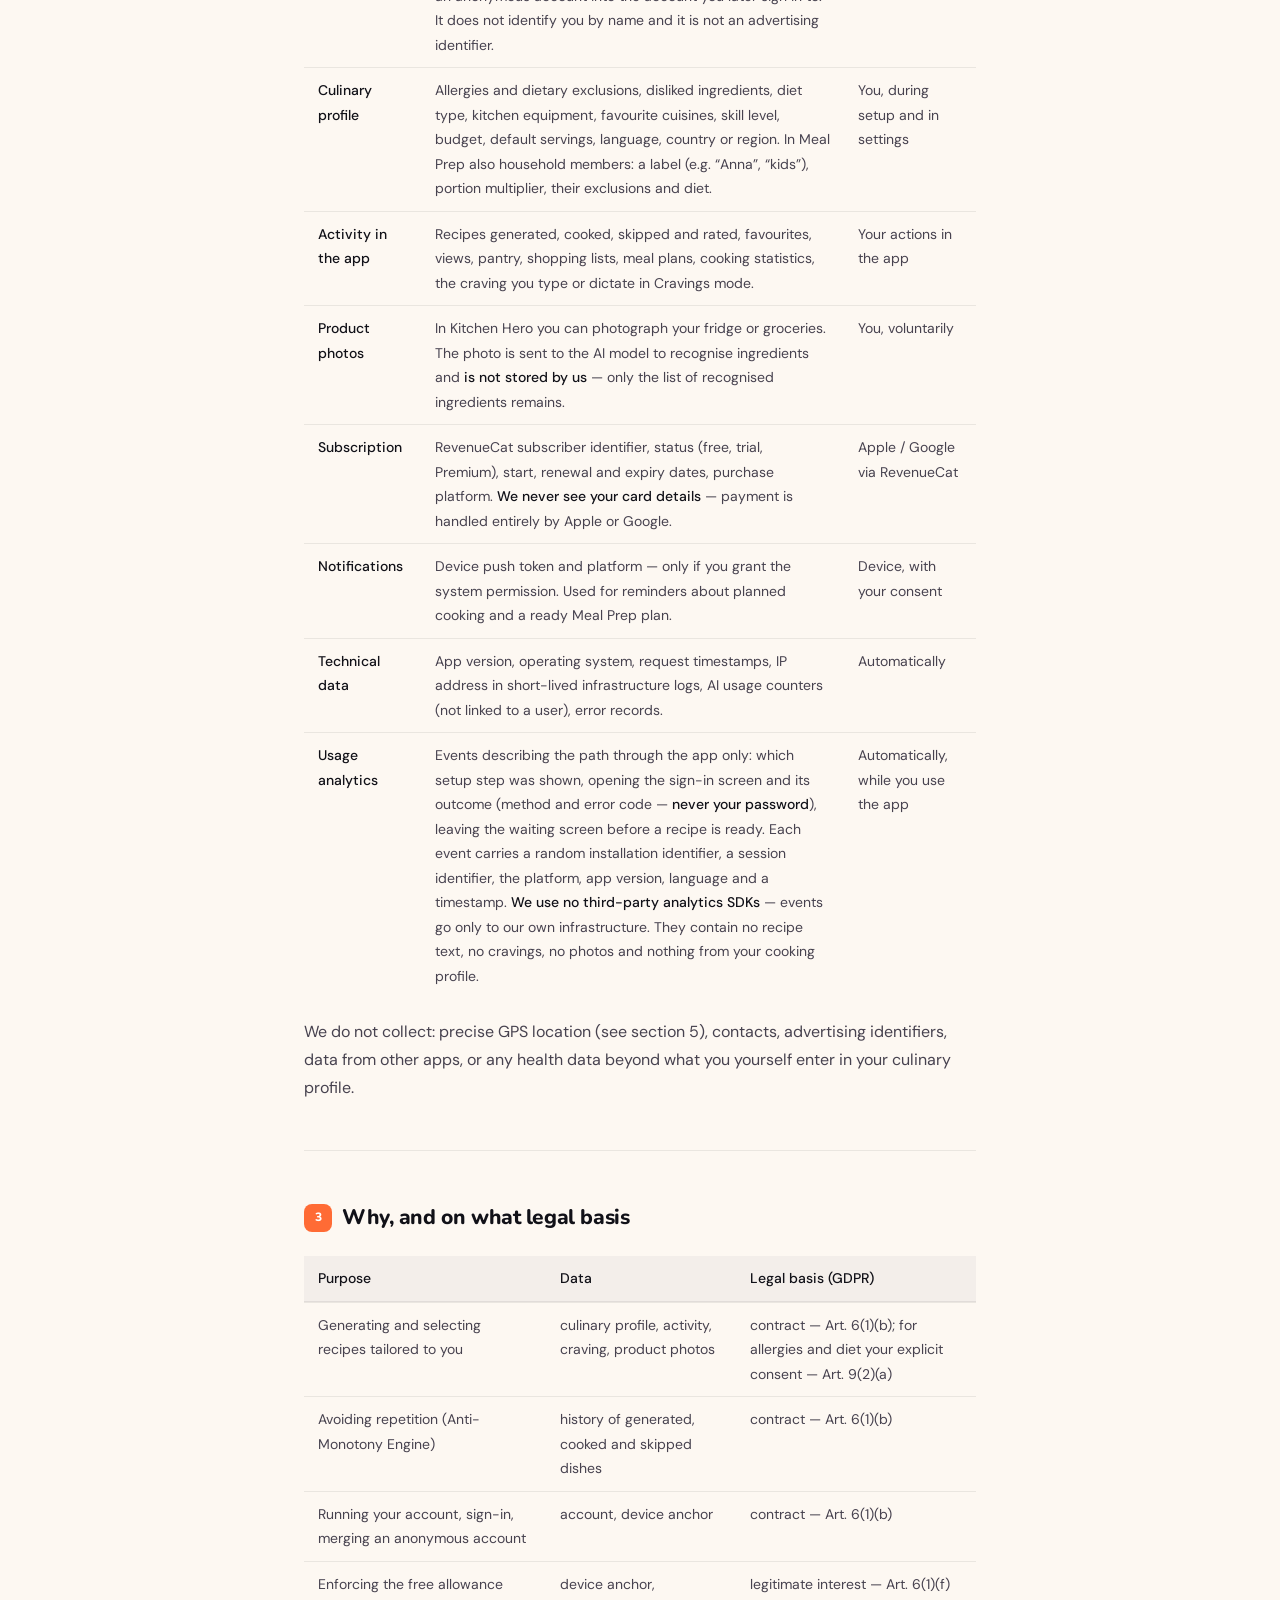
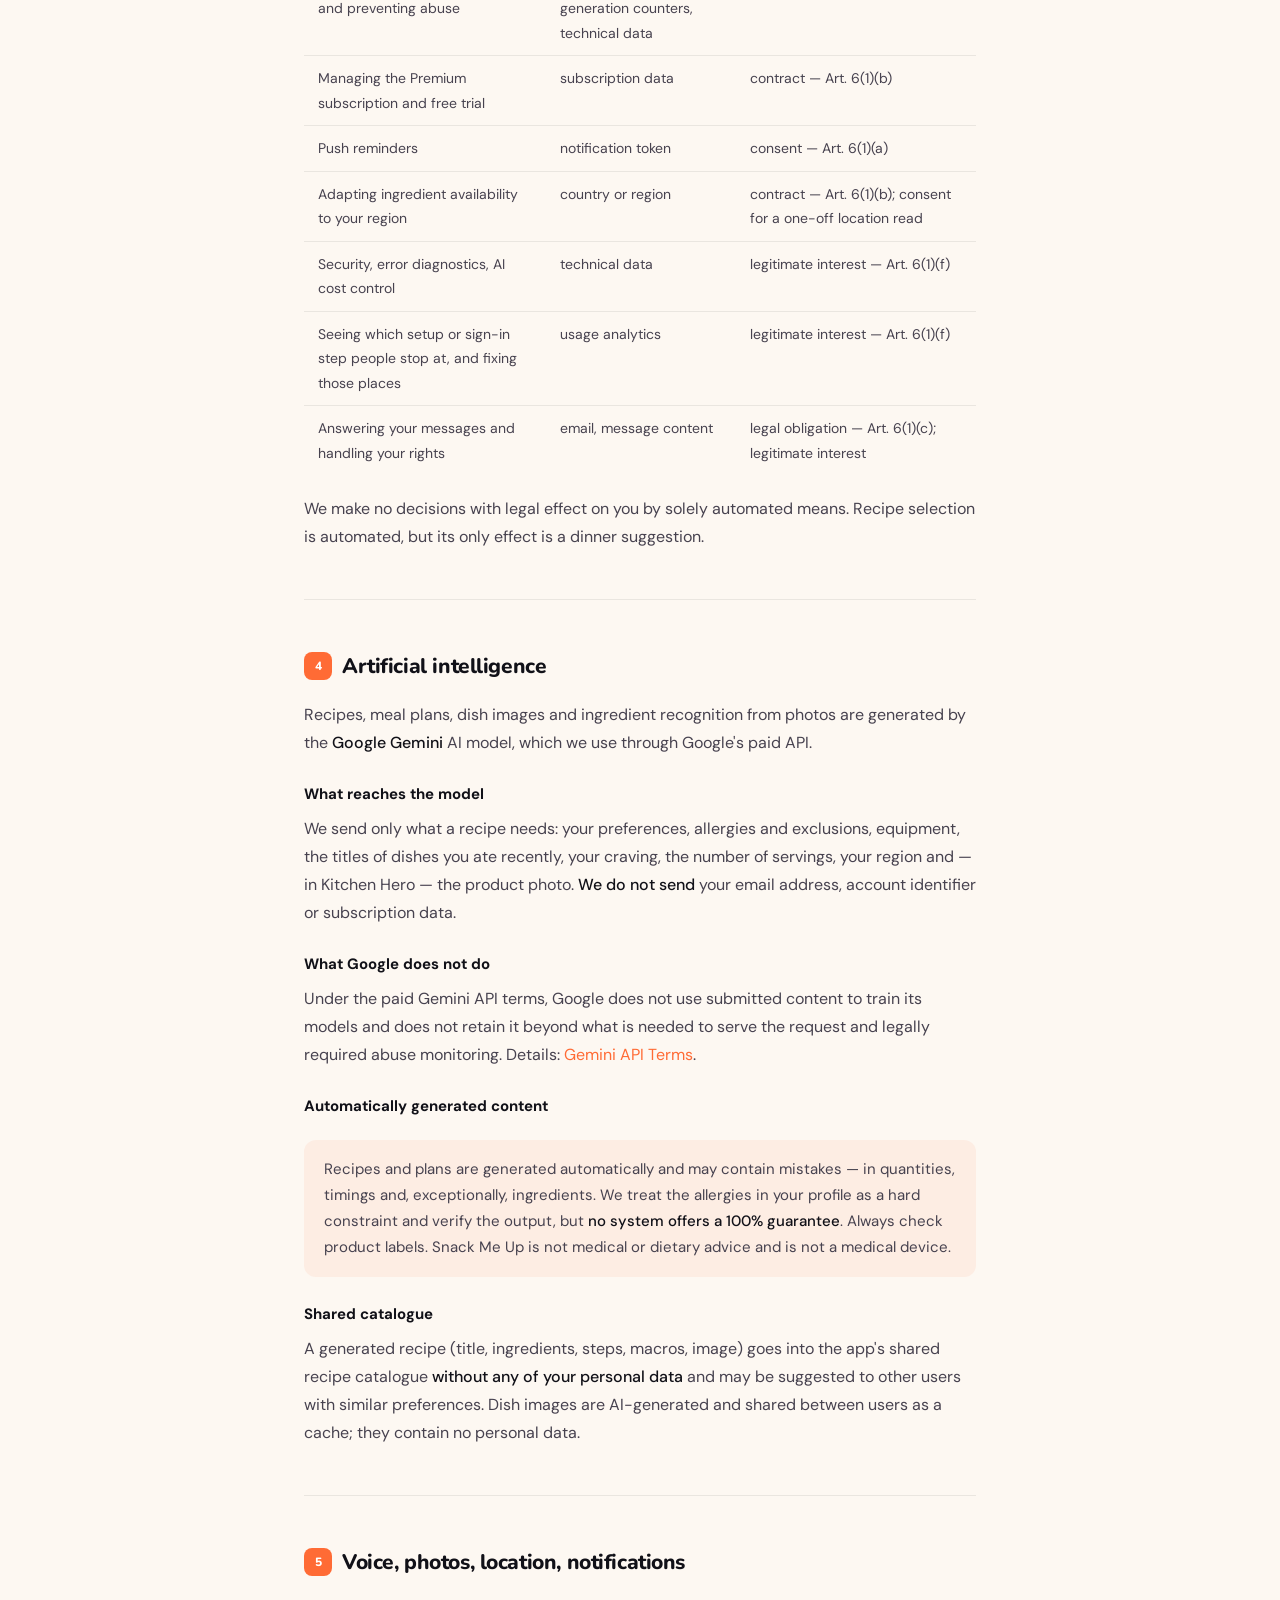
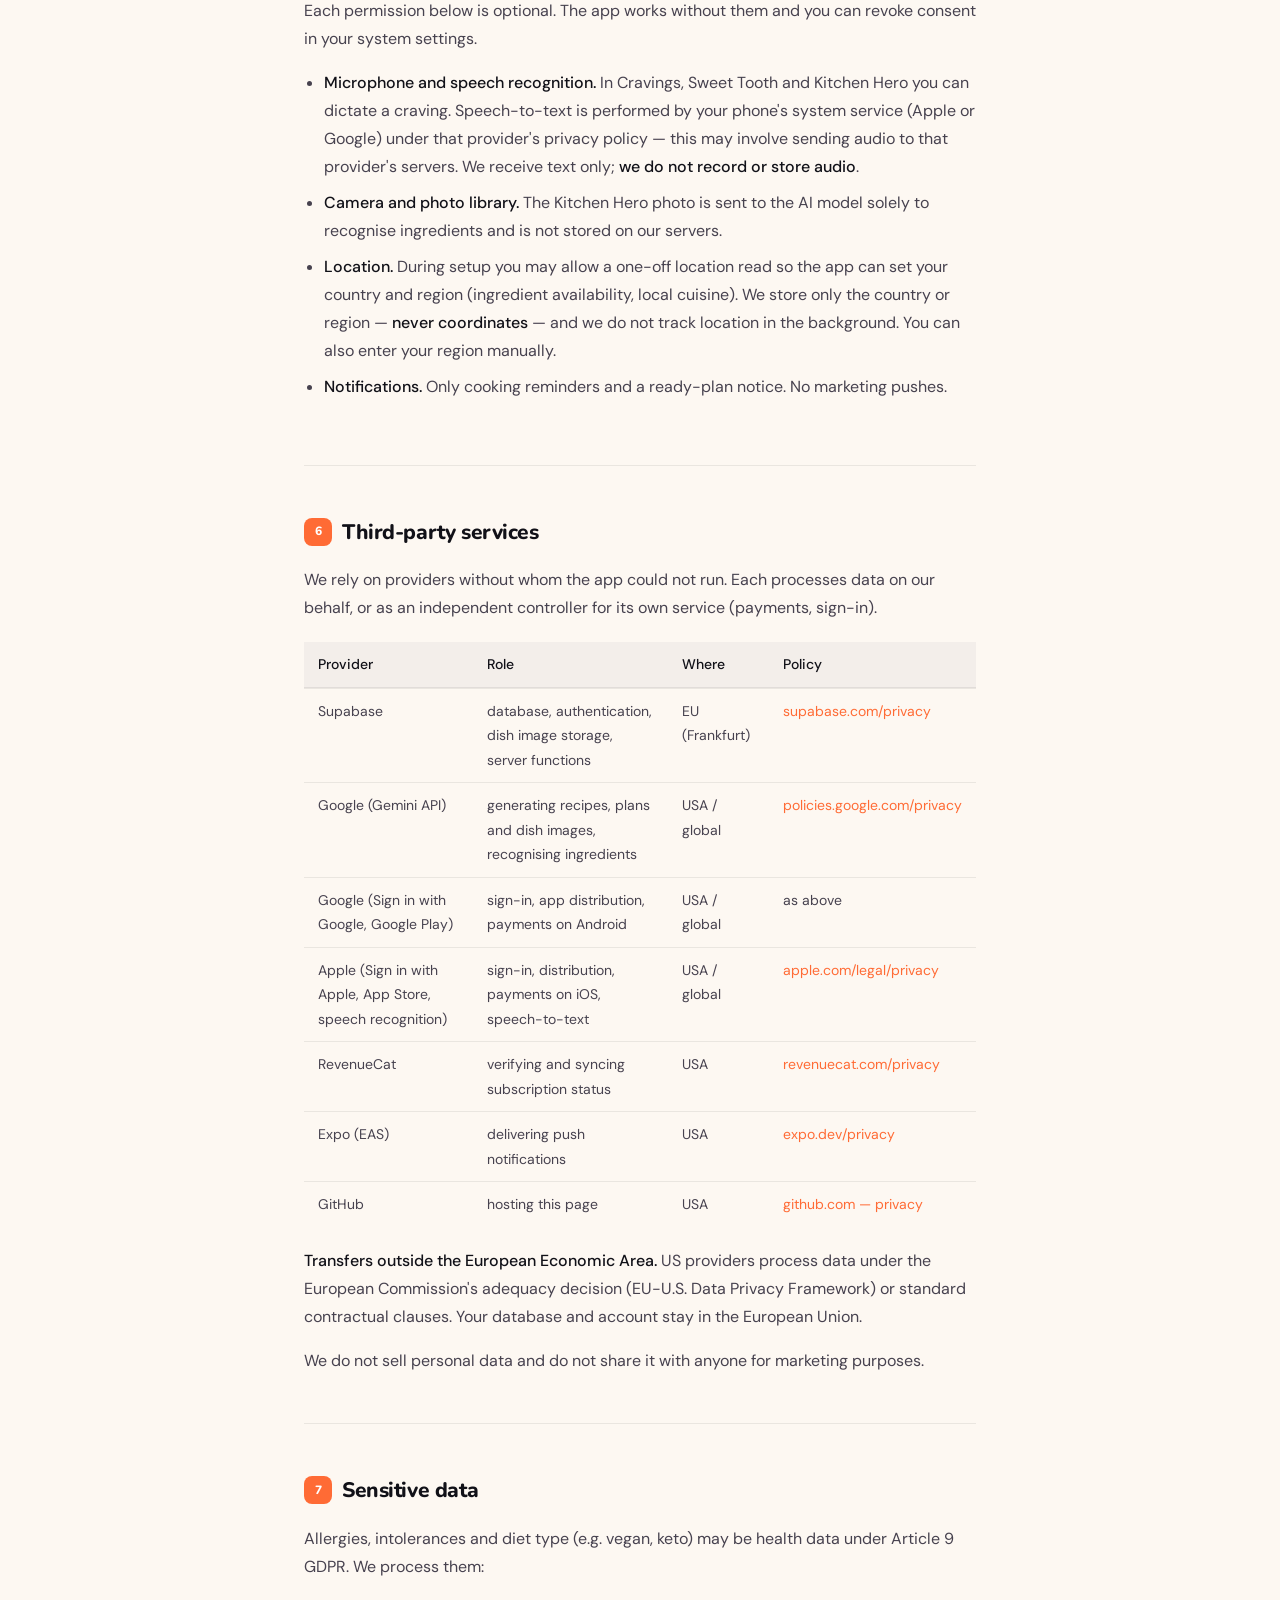
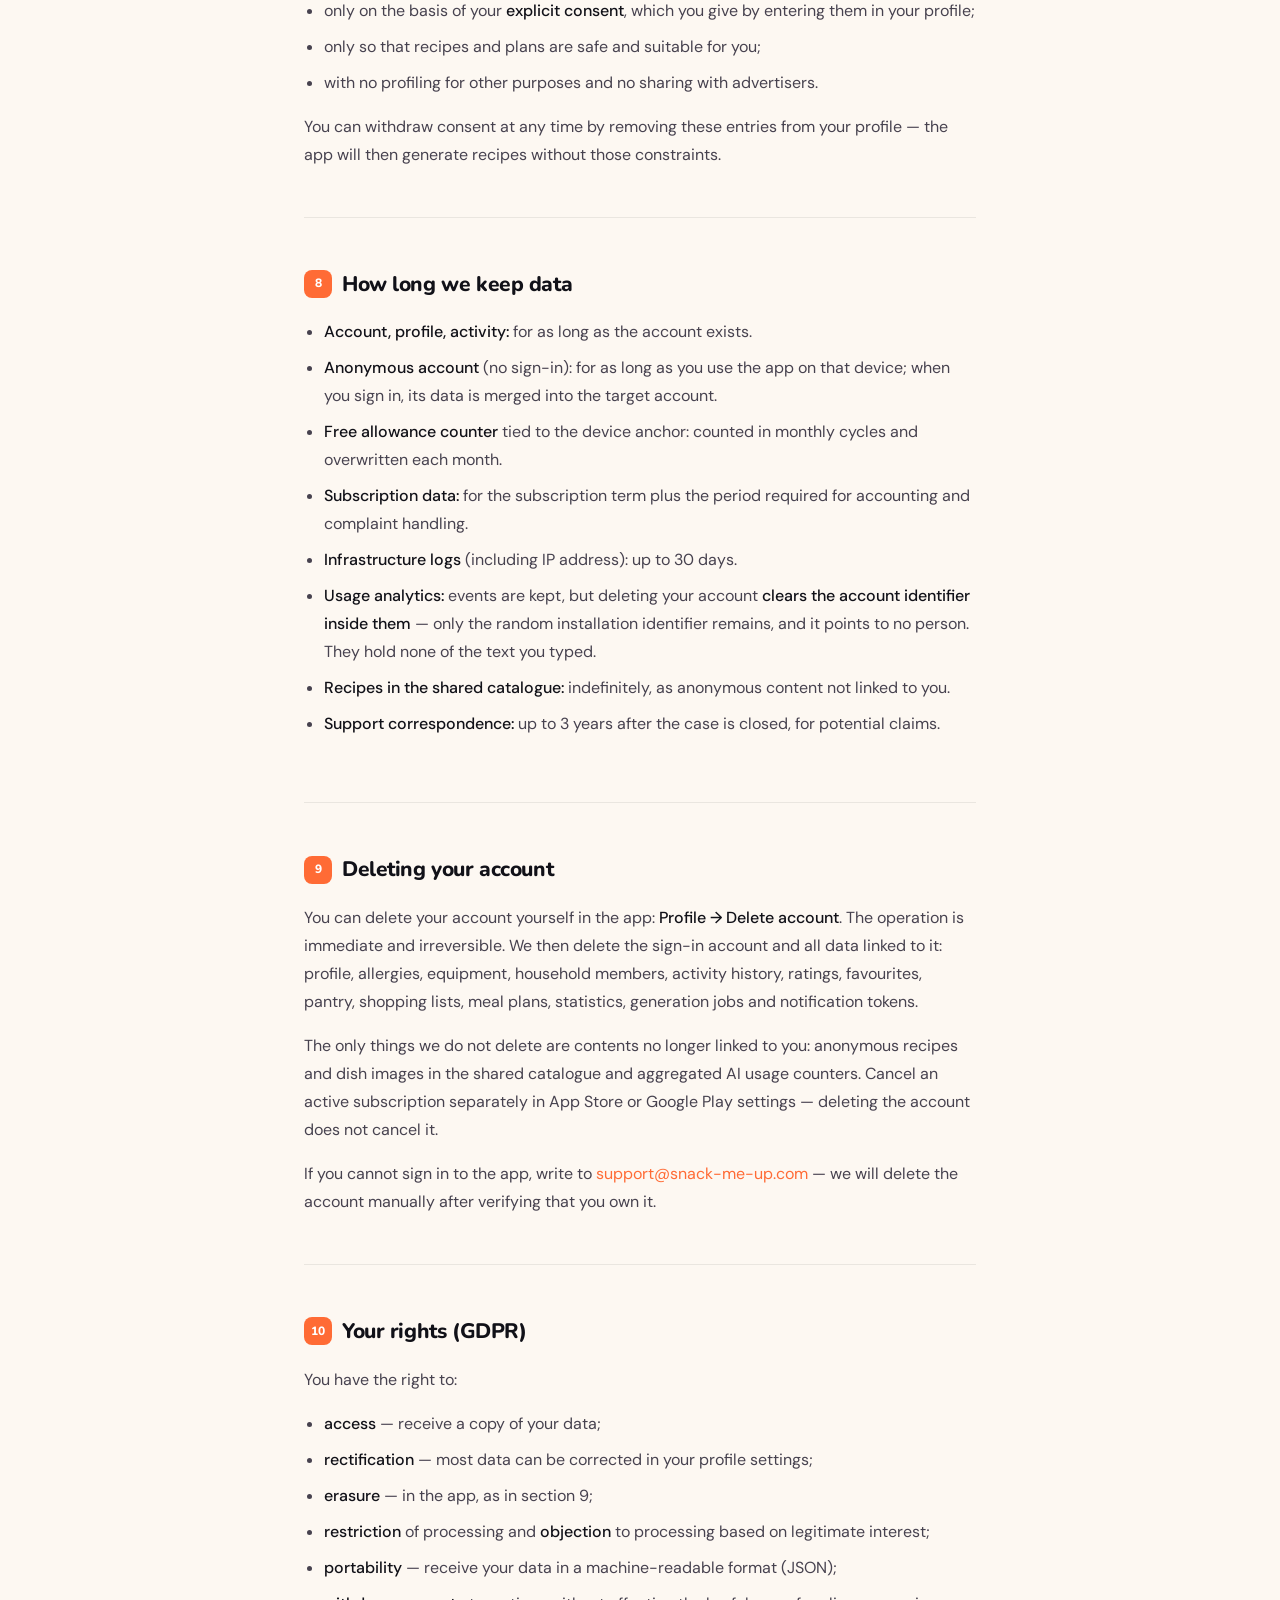
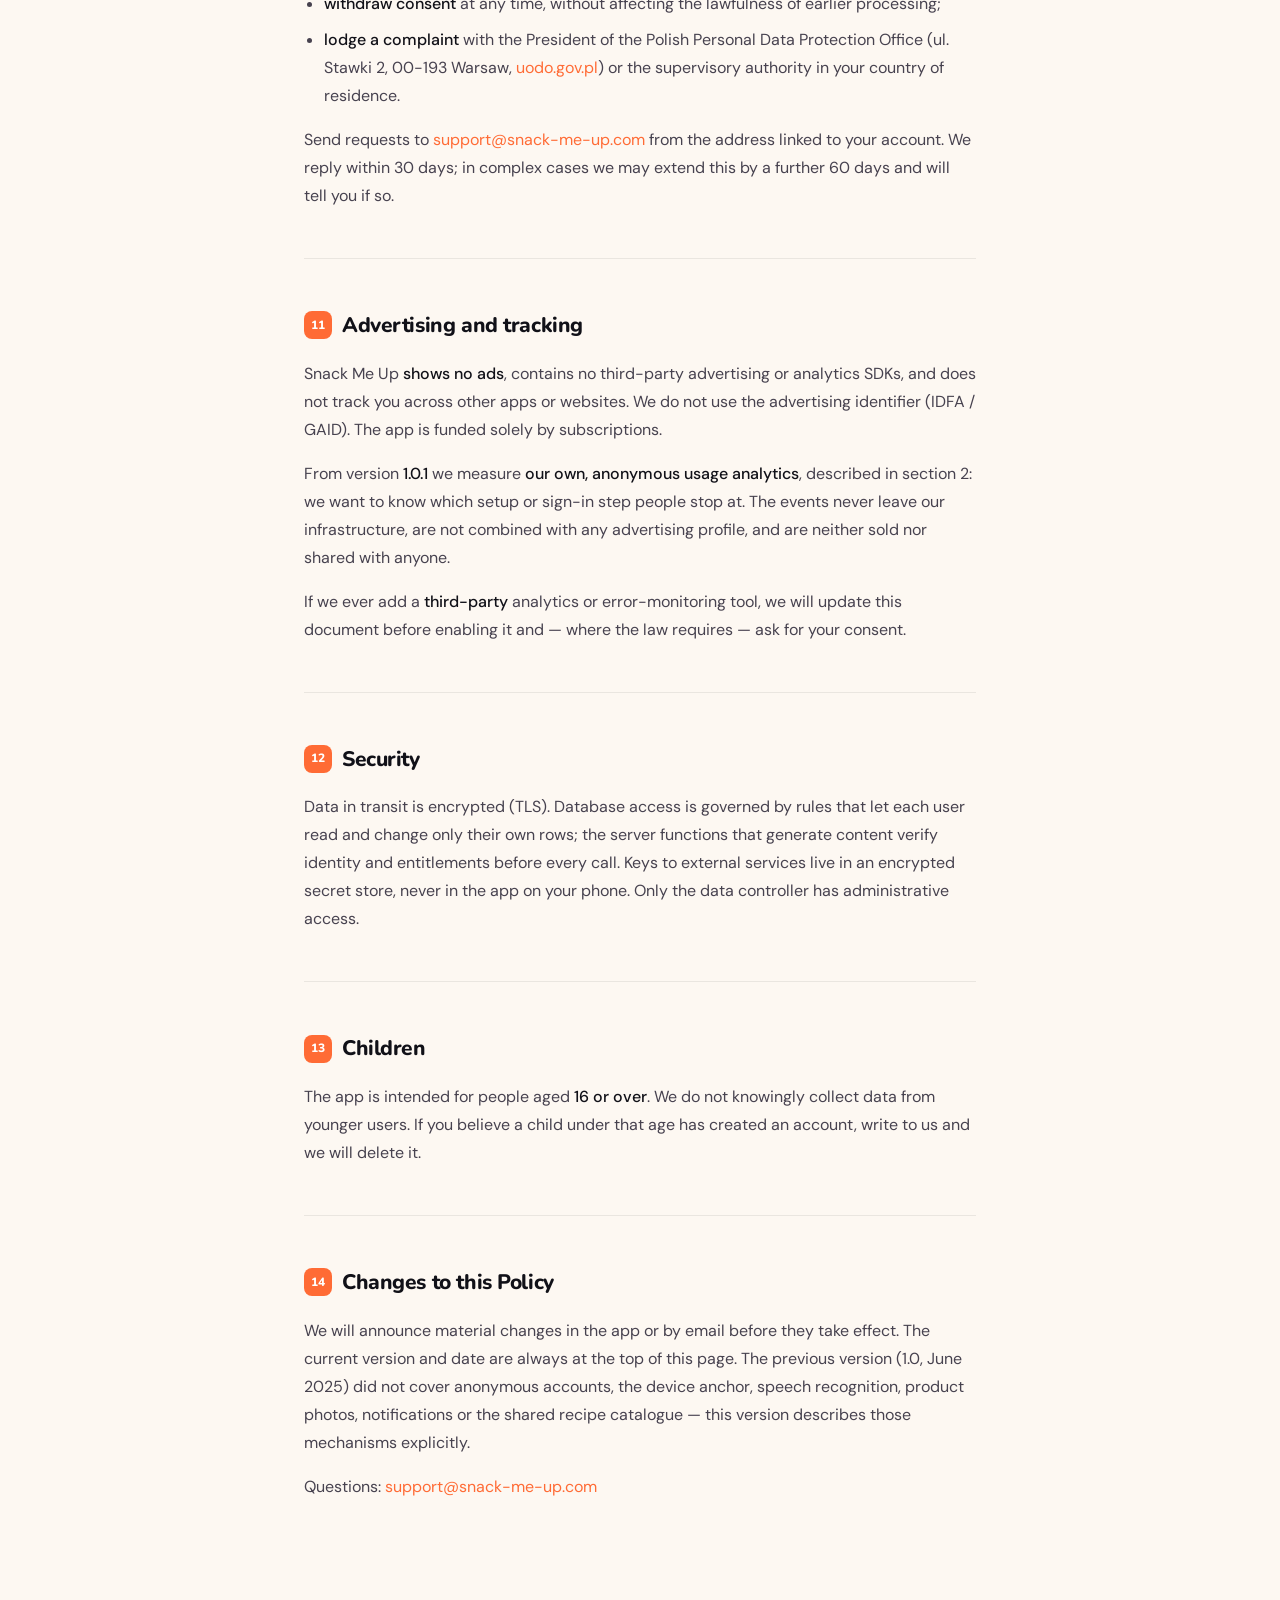
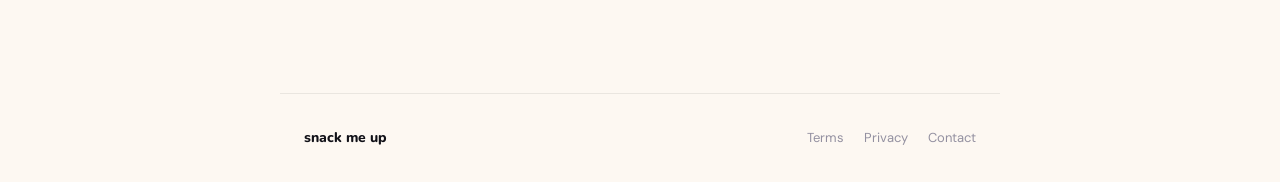
<file: privacy/en/index.html>
<!DOCTYPE html>
<html lang="en">
<head>
  <meta charset="UTF-8">
  <meta name="viewport" content="width=device-width, initial-scale=1.0">
  <title>Privacy Policy — Snack Me Up</title>
  <meta name="description" content="Snack Me Up privacy policy: what data we collect, why, who processes it for us, and your rights.">
  <link rel="alternate" hreflang="pl" href="https://snack-me-up.com/privacy/pl/">
  <link rel="alternate" hreflang="en" href="https://snack-me-up.com/privacy/en/">
  <link rel="alternate" hreflang="x-default" href="https://snack-me-up.com/privacy/en/">
  <link rel="preconnect" href="https://fonts.googleapis.com">
  <link href="https://fonts.googleapis.com/css2?family=Nunito:wght@800&family=DM+Sans:wght@400;500;700&display=swap" rel="stylesheet">
  <link rel="stylesheet" href="/assets/legal.css">
</head>
<body>

<nav>
  <a class="nav-brand" href="/en/">snack me up<span>.</span></a>
  <div class="nav-lang">
    <a href="/privacy/pl/">PL</a>
    <a href="/privacy/en/" class="active">EN</a>
  </div>
</nav>

<header>
  <div class="doc-type">Legal document</div>
  <h1>Privacy Policy</h1>
  <p class="meta">Last updated: 16 September 2026 &nbsp;·&nbsp; Version 2.1</p>
</header>

<main>
  <div class="intro-box">
    Snack Me Up decides what you cook. To do that well it needs to know your allergies, your kitchen and what you ate recently. This document says plainly what data we collect, why, who processes it for us, how long we keep it and how you can delete it.
  </div>

  <div class="toc">
    <ol>
      <li><a href="#s1">Data controller</a></li>
      <li><a href="#s2">Data we collect</a></li>
      <li><a href="#s3">Why, and on what legal basis</a></li>
      <li><a href="#s4">Artificial intelligence</a></li>
      <li><a href="#s5">Voice, photos, location, notifications</a></li>
      <li><a href="#s6">Third-party services</a></li>
      <li><a href="#s7">Sensitive data</a></li>
      <li><a href="#s8">How long we keep data</a></li>
      <li><a href="#s9">Deleting your account</a></li>
      <li><a href="#s10">Your rights (GDPR)</a></li>
      <li><a href="#s11">Advertising and tracking</a></li>
      <li><a href="#s12">Security</a></li>
      <li><a href="#s13">Children</a></li>
      <li><a href="#s14">Changes to this Policy</a></li>
    </ol>
  </div>

  <section id="s1">
    <h2 data-n="1">Data controller</h2>
    <p>The controller of your personal data is <strong>Jarosław Przezdziecki</strong>, Poland, the maker of Snack Me Up (“we”, “the app”).</p>
    <p>Contact for anything related to your data: <a href="mailto:support@snack-me-up.com">support@snack-me-up.com</a>. We reply within 30 days at the latest.</p>
    <p>We process data under Regulation (EU) 2016/679 (GDPR) and Polish data protection law. This Policy covers the Snack Me Up mobile app for iOS and Android and the pages at snack-me-up.com and jarekprzez-smu.github.io/snackmeup-web.</p>
  </section>

  <section id="s2">
    <h2 data-n="2">Data we collect</h2>
    <p>We collect only what the app needs to work. There are no ads, so we do not build a profile of you for anyone but you.</p>
    <div class="table-wrap">
    <table>
      <thead>
        <tr><th>Category</th><th>What exactly</th><th>Source</th></tr>
      </thead>
      <tbody>
        <tr>
          <td><strong>Account</strong></td>
          <td>Email address, chef name (optional), sign-in provider (Apple, Google or email), account identifier. You can also use the app <strong>without creating an account</strong> — we then create an anonymous technical account with no email address.</td>
          <td>You, at sign-in or first launch</td>
        </tr>
        <tr>
          <td><strong>Device anchor</strong></td>
          <td>A hash of an identifier that lets us recognise the same device: on Android the system app identifier, on iOS a random identifier stored in the device keychain. Used only to count the free monthly generation allowance and to merge an anonymous account into the account you later sign in to. It does not identify you by name and it is not an advertising identifier.</td>
          <td>Device</td>
        </tr>
        <tr>
          <td><strong>Culinary profile</strong></td>
          <td>Allergies and dietary exclusions, disliked ingredients, diet type, kitchen equipment, favourite cuisines, skill level, budget, default servings, language, country or region. In Meal Prep also household members: a label (e.g. “Anna”, “kids”), portion multiplier, their exclusions and diet.</td>
          <td>You, during setup and in settings</td>
        </tr>
        <tr>
          <td><strong>Activity in the app</strong></td>
          <td>Recipes generated, cooked, skipped and rated, favourites, views, pantry, shopping lists, meal plans, cooking statistics, the craving you type or dictate in Cravings mode.</td>
          <td>Your actions in the app</td>
        </tr>
        <tr>
          <td><strong>Product photos</strong></td>
          <td>In Kitchen Hero you can photograph your fridge or groceries. The photo is sent to the AI model to recognise ingredients and <strong>is not stored by us</strong> — only the list of recognised ingredients remains.</td>
          <td>You, voluntarily</td>
        </tr>
        <tr>
          <td><strong>Subscription</strong></td>
          <td>RevenueCat subscriber identifier, status (free, trial, Premium), start, renewal and expiry dates, purchase platform. <strong>We never see your card details</strong> — payment is handled entirely by Apple or Google.</td>
          <td>Apple / Google via RevenueCat</td>
        </tr>
        <tr>
          <td><strong>Notifications</strong></td>
          <td>Device push token and platform — only if you grant the system permission. Used for reminders about planned cooking and a ready Meal Prep plan.</td>
          <td>Device, with your consent</td>
        </tr>
        <tr>
          <td><strong>Technical data</strong></td>
          <td>App version, operating system, request timestamps, IP address in short-lived infrastructure logs, AI usage counters (not linked to a user), error records.</td>
          <td>Automatically</td>
        </tr>
        <tr>
          <td><strong>Usage analytics</strong></td>
          <td>Events describing the path through the app only: which setup step was shown, opening the sign-in screen and its outcome (method and error code &mdash; <strong>never your password</strong>), leaving the waiting screen before a recipe is ready. Each event carries a random installation identifier, a session identifier, the platform, app version, language and a timestamp. <strong>We use no third-party analytics SDKs</strong> &mdash; events go only to our own infrastructure. They contain no recipe text, no cravings, no photos and nothing from your cooking profile.</td>
          <td>Automatically, while you use the app</td>
        </tr>
      </tbody>
    </table>
    </div>
    <p>We do not collect: precise GPS location (see section 5), contacts, advertising identifiers, data from other apps, or any health data beyond what you yourself enter in your culinary profile.</p>
  </section>

  <section id="s3">
    <h2 data-n="3">Why, and on what legal basis</h2>
    <div class="table-wrap">
    <table>
      <thead>
        <tr><th>Purpose</th><th>Data</th><th>Legal basis (GDPR)</th></tr>
      </thead>
      <tbody>
        <tr><td>Generating and selecting recipes tailored to you</td><td>culinary profile, activity, craving, product photos</td><td>contract — Art. 6(1)(b); for allergies and diet your explicit consent — Art. 9(2)(a)</td></tr>
        <tr><td>Avoiding repetition (Anti-Monotony Engine)</td><td>history of generated, cooked and skipped dishes</td><td>contract — Art. 6(1)(b)</td></tr>
        <tr><td>Running your account, sign-in, merging an anonymous account</td><td>account, device anchor</td><td>contract — Art. 6(1)(b)</td></tr>
        <tr><td>Enforcing the free allowance and preventing abuse</td><td>device anchor, generation counters, technical data</td><td>legitimate interest — Art. 6(1)(f)</td></tr>
        <tr><td>Managing the Premium subscription and free trial</td><td>subscription data</td><td>contract — Art. 6(1)(b)</td></tr>
        <tr><td>Push reminders</td><td>notification token</td><td>consent — Art. 6(1)(a)</td></tr>
        <tr><td>Adapting ingredient availability to your region</td><td>country or region</td><td>contract — Art. 6(1)(b); consent for a one-off location read</td></tr>
        <tr><td>Security, error diagnostics, AI cost control</td><td>technical data</td><td>legitimate interest — Art. 6(1)(f)</td></tr>
        <tr><td>Seeing which setup or sign-in step people stop at, and fixing those places</td><td>usage analytics</td><td>legitimate interest — Art. 6(1)(f)</td></tr>
        <tr><td>Answering your messages and handling your rights</td><td>email, message content</td><td>legal obligation — Art. 6(1)(c); legitimate interest</td></tr>
      </tbody>
    </table>
    </div>
    <p>We make no decisions with legal effect on you by solely automated means. Recipe selection is automated, but its only effect is a dinner suggestion.</p>
  </section>

  <section id="s4">
    <h2 data-n="4">Artificial intelligence</h2>
    <p>Recipes, meal plans, dish images and ingredient recognition from photos are generated by the <strong>Google Gemini</strong> AI model, which we use through Google's paid API.</p>
    <h3>What reaches the model</h3>
    <p>We send only what a recipe needs: your preferences, allergies and exclusions, equipment, the titles of dishes you ate recently, your craving, the number of servings, your region and — in Kitchen Hero — the product photo. <strong>We do not send</strong> your email address, account identifier or subscription data.</p>
    <h3>What Google does not do</h3>
    <p>Under the paid Gemini API terms, Google does not use submitted content to train its models and does not retain it beyond what is needed to serve the request and legally required abuse monitoring. Details: <a href="https://ai.google.dev/gemini-api/terms" target="_blank" rel="noopener">Gemini API Terms</a>.</p>
    <h3>Automatically generated content</h3>
    <div class="highlight">
      Recipes and plans are generated automatically and may contain mistakes — in quantities, timings and, exceptionally, ingredients. We treat the allergies in your profile as a hard constraint and verify the output, but <strong>no system offers a 100% guarantee</strong>. Always check product labels. Snack Me Up is not medical or dietary advice and is not a medical device.
    </div>
    <h3>Shared catalogue</h3>
    <p>A generated recipe (title, ingredients, steps, macros, image) goes into the app's shared recipe catalogue <strong>without any of your personal data</strong> and may be suggested to other users with similar preferences. Dish images are AI-generated and shared between users as a cache; they contain no personal data.</p>
  </section>

  <section id="s5">
    <h2 data-n="5">Voice, photos, location, notifications</h2>
    <p>Each permission below is optional. The app works without them and you can revoke consent in your system settings.</p>
    <ul>
      <li><strong>Microphone and speech recognition.</strong> In Cravings, Sweet Tooth and Kitchen Hero you can dictate a craving. Speech-to-text is performed by your phone's system service (Apple or Google) under that provider's privacy policy — this may involve sending audio to that provider's servers. We receive text only; <strong>we do not record or store audio</strong>.</li>
      <li><strong>Camera and photo library.</strong> The Kitchen Hero photo is sent to the AI model solely to recognise ingredients and is not stored on our servers.</li>
      <li><strong>Location.</strong> During setup you may allow a one-off location read so the app can set your country and region (ingredient availability, local cuisine). We store only the country or region — <strong>never coordinates</strong> — and we do not track location in the background. You can also enter your region manually.</li>
      <li><strong>Notifications.</strong> Only cooking reminders and a ready-plan notice. No marketing pushes.</li>
    </ul>
  </section>

  <section id="s6">
    <h2 data-n="6">Third-party services</h2>
    <p>We rely on providers without whom the app could not run. Each processes data on our behalf, or as an independent controller for its own service (payments, sign-in).</p>
    <div class="table-wrap">
    <table>
      <thead>
        <tr><th>Provider</th><th>Role</th><th>Where</th><th>Policy</th></tr>
      </thead>
      <tbody>
        <tr><td>Supabase</td><td>database, authentication, dish image storage, server functions</td><td>EU (Frankfurt)</td><td><a href="https://supabase.com/privacy" target="_blank" rel="noopener">supabase.com/privacy</a></td></tr>
        <tr><td>Google (Gemini API)</td><td>generating recipes, plans and dish images, recognising ingredients</td><td>USA / global</td><td><a href="https://policies.google.com/privacy" target="_blank" rel="noopener">policies.google.com/privacy</a></td></tr>
        <tr><td>Google (Sign in with Google, Google Play)</td><td>sign-in, app distribution, payments on Android</td><td>USA / global</td><td>as above</td></tr>
        <tr><td>Apple (Sign in with Apple, App Store, speech recognition)</td><td>sign-in, distribution, payments on iOS, speech-to-text</td><td>USA / global</td><td><a href="https://www.apple.com/legal/privacy/" target="_blank" rel="noopener">apple.com/legal/privacy</a></td></tr>
        <tr><td>RevenueCat</td><td>verifying and syncing subscription status</td><td>USA</td><td><a href="https://www.revenuecat.com/privacy" target="_blank" rel="noopener">revenuecat.com/privacy</a></td></tr>
        <tr><td>Expo (EAS)</td><td>delivering push notifications</td><td>USA</td><td><a href="https://expo.dev/privacy" target="_blank" rel="noopener">expo.dev/privacy</a></td></tr>
        <tr><td>GitHub</td><td>hosting this page</td><td>USA</td><td><a href="https://docs.github.com/site-policy/privacy-policies" target="_blank" rel="noopener">github.com — privacy</a></td></tr>
      </tbody>
    </table>
    </div>
    <p><strong>Transfers outside the European Economic Area.</strong> US providers process data under the European Commission's adequacy decision (EU-U.S. Data Privacy Framework) or standard contractual clauses. Your database and account stay in the European Union.</p>
    <p>We do not sell personal data and do not share it with anyone for marketing purposes.</p>
  </section>

  <section id="s7">
    <h2 data-n="7">Sensitive data</h2>
    <p>Allergies, intolerances and diet type (e.g. vegan, keto) may be health data under Article 9 GDPR. We process them:</p>
    <ul>
      <li>only on the basis of your <strong>explicit consent</strong>, which you give by entering them in your profile;</li>
      <li>only so that recipes and plans are safe and suitable for you;</li>
      <li>with no profiling for other purposes and no sharing with advertisers.</li>
    </ul>
    <p>You can withdraw consent at any time by removing these entries from your profile — the app will then generate recipes without those constraints.</p>
  </section>

  <section id="s8">
    <h2 data-n="8">How long we keep data</h2>
    <ul>
      <li><strong>Account, profile, activity:</strong> for as long as the account exists.</li>
      <li><strong>Anonymous account</strong> (no sign-in): for as long as you use the app on that device; when you sign in, its data is merged into the target account.</li>
      <li><strong>Free allowance counter</strong> tied to the device anchor: counted in monthly cycles and overwritten each month.</li>
      <li><strong>Subscription data:</strong> for the subscription term plus the period required for accounting and complaint handling.</li>
      <li><strong>Infrastructure logs</strong> (including IP address): up to 30 days.</li>
      <li><strong>Usage analytics:</strong> events are kept, but deleting your account <strong>clears the account identifier inside them</strong> &mdash; only the random installation identifier remains, and it points to no person. They hold none of the text you typed.</li>
      <li><strong>Recipes in the shared catalogue:</strong> indefinitely, as anonymous content not linked to you.</li>
      <li><strong>Support correspondence:</strong> up to 3 years after the case is closed, for potential claims.</li>
    </ul>
  </section>

  <section id="s9">
    <h2 data-n="9">Deleting your account</h2>
    <p>You can delete your account yourself in the app: <strong>Profile → Delete account</strong>. The operation is immediate and irreversible. We then delete the sign-in account and all data linked to it: profile, allergies, equipment, household members, activity history, ratings, favourites, pantry, shopping lists, meal plans, statistics, generation jobs and notification tokens.</p>
    <p>The only things we do not delete are contents no longer linked to you: anonymous recipes and dish images in the shared catalogue and aggregated AI usage counters. Cancel an active subscription separately in App Store or Google Play settings — deleting the account does not cancel it.</p>
    <p>If you cannot sign in to the app, write to <a href="mailto:support@snack-me-up.com">support@snack-me-up.com</a> — we will delete the account manually after verifying that you own it.</p>
  </section>

  <section id="s10">
    <h2 data-n="10">Your rights (GDPR)</h2>
    <p>You have the right to:</p>
    <ul>
      <li><strong>access</strong> — receive a copy of your data;</li>
      <li><strong>rectification</strong> — most data can be corrected in your profile settings;</li>
      <li><strong>erasure</strong> — in the app, as in section 9;</li>
      <li><strong>restriction</strong> of processing and <strong>objection</strong> to processing based on legitimate interest;</li>
      <li><strong>portability</strong> — receive your data in a machine-readable format (JSON);</li>
      <li><strong>withdraw consent</strong> at any time, without affecting the lawfulness of earlier processing;</li>
      <li><strong>lodge a complaint</strong> with the President of the Polish Personal Data Protection Office (ul. Stawki 2, 00-193 Warsaw, <a href="https://uodo.gov.pl" target="_blank" rel="noopener">uodo.gov.pl</a>) or the supervisory authority in your country of residence.</li>
    </ul>
    <p>Send requests to <a href="mailto:support@snack-me-up.com">support@snack-me-up.com</a> from the address linked to your account. We reply within 30 days; in complex cases we may extend this by a further 60 days and will tell you if so.</p>
  </section>

  <section id="s11">
    <h2 data-n="11">Advertising and tracking</h2>
    <p>Snack Me Up <strong>shows no ads</strong>, contains no third-party advertising or analytics SDKs, and does not track you across other apps or websites. We do not use the advertising identifier (IDFA / GAID). The app is funded solely by subscriptions.</p>
    <p>From version <strong>1.0.1</strong> we measure <strong>our own, anonymous usage analytics</strong>, described in section 2: we want to know which setup or sign-in step people stop at. The events never leave our infrastructure, are not combined with any advertising profile, and are neither sold nor shared with anyone.</p>
    <p>If we ever add a <strong>third-party</strong> analytics or error-monitoring tool, we will update this document before enabling it and — where the law requires — ask for your consent.</p>
  </section>

  <section id="s12">
    <h2 data-n="12">Security</h2>
    <p>Data in transit is encrypted (TLS). Database access is governed by rules that let each user read and change only their own rows; the server functions that generate content verify identity and entitlements before every call. Keys to external services live in an encrypted secret store, never in the app on your phone. Only the data controller has administrative access.</p>
  </section>

  <section id="s13">
    <h2 data-n="13">Children</h2>
    <p>The app is intended for people aged <strong>16 or over</strong>. We do not knowingly collect data from younger users. If you believe a child under that age has created an account, write to us and we will delete it.</p>
  </section>

  <section id="s14">
    <h2 data-n="14">Changes to this Policy</h2>
    <p>We will announce material changes in the app or by email before they take effect. The current version and date are always at the top of this page. The previous version (1.0, June 2025) did not cover anonymous accounts, the device anchor, speech recognition, product photos, notifications or the shared recipe catalogue — this version describes those mechanisms explicitly.</p>
    <p>Questions: <a href="mailto:support@snack-me-up.com">support@snack-me-up.com</a></p>
  </section>
</main>

<footer>
  <div class="footer-brand">snack me up</div>
  <div class="footer-links">
    <a href="/terms/en/">Terms</a>
    <a href="/privacy/en/">Privacy</a>
    <a href="mailto:support@snack-me-up.com">Contact</a>
  </div>
</footer>

</body>
</html>
</file>
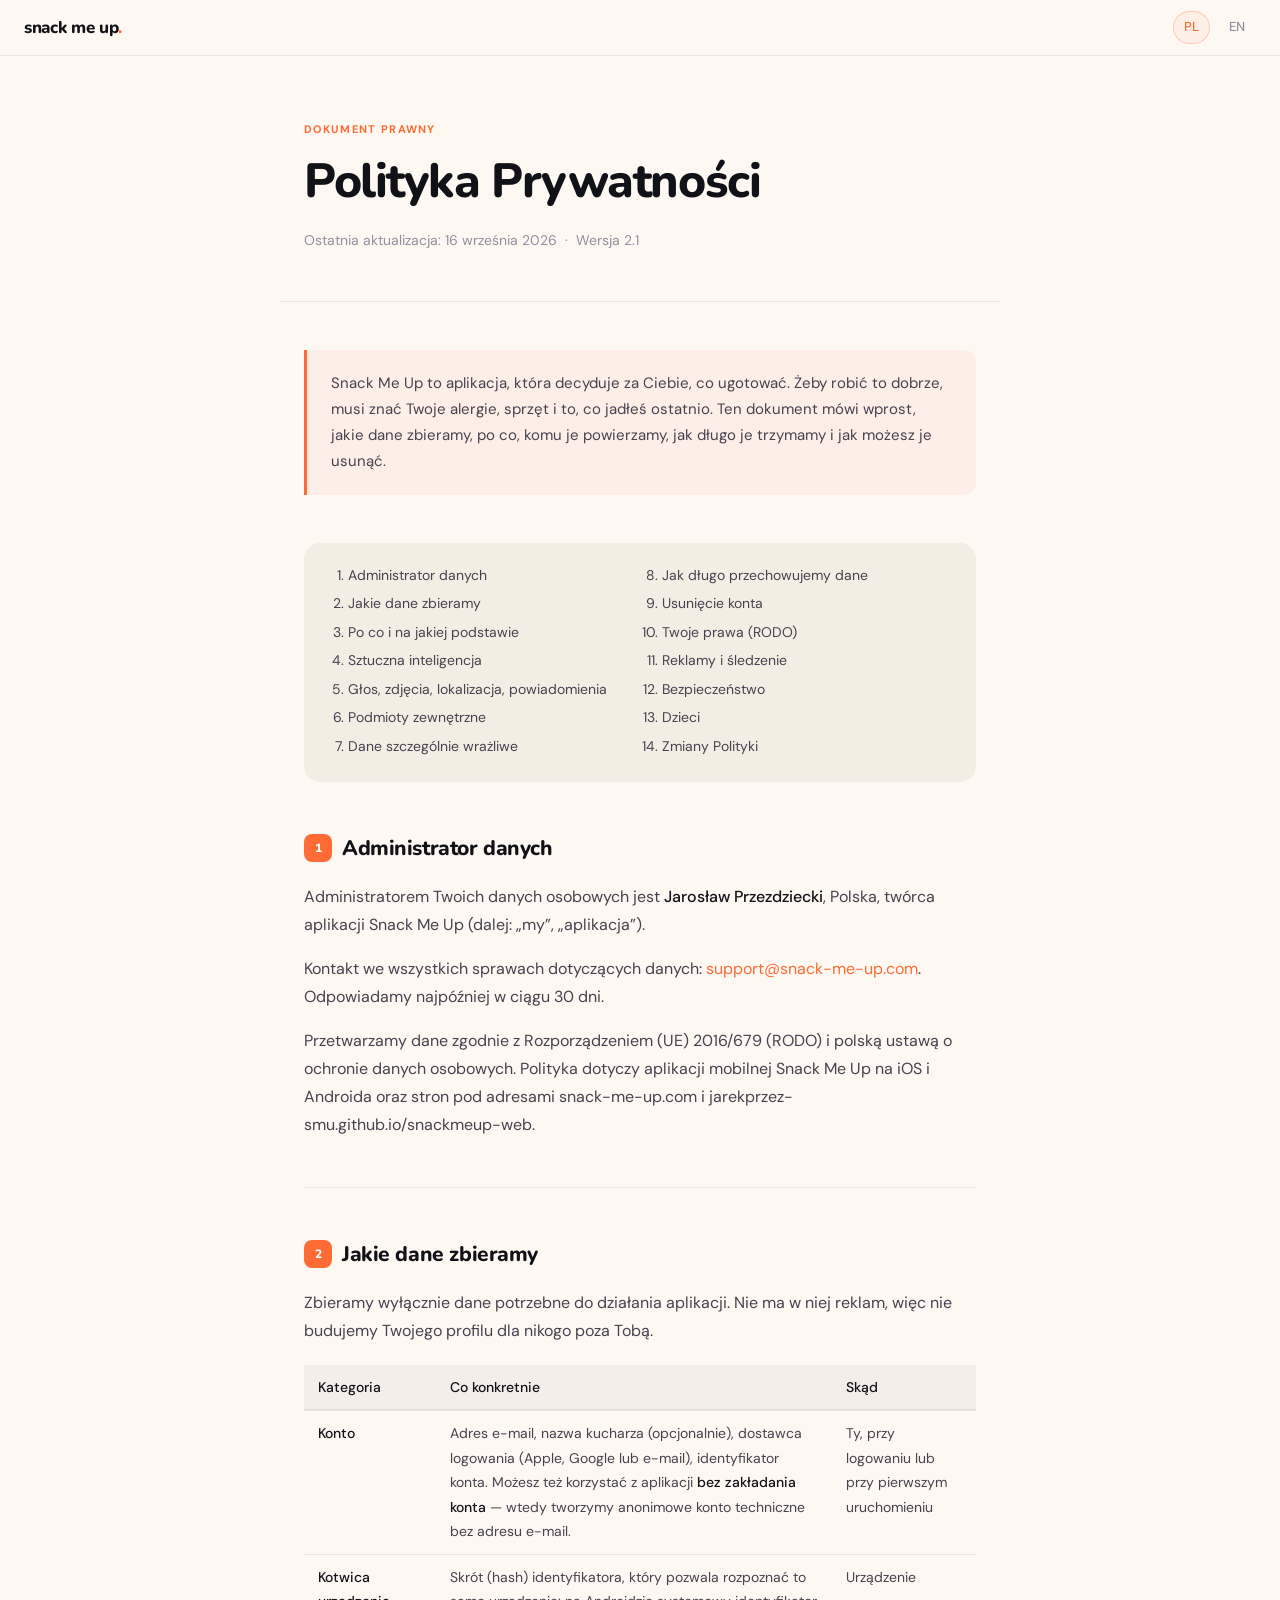
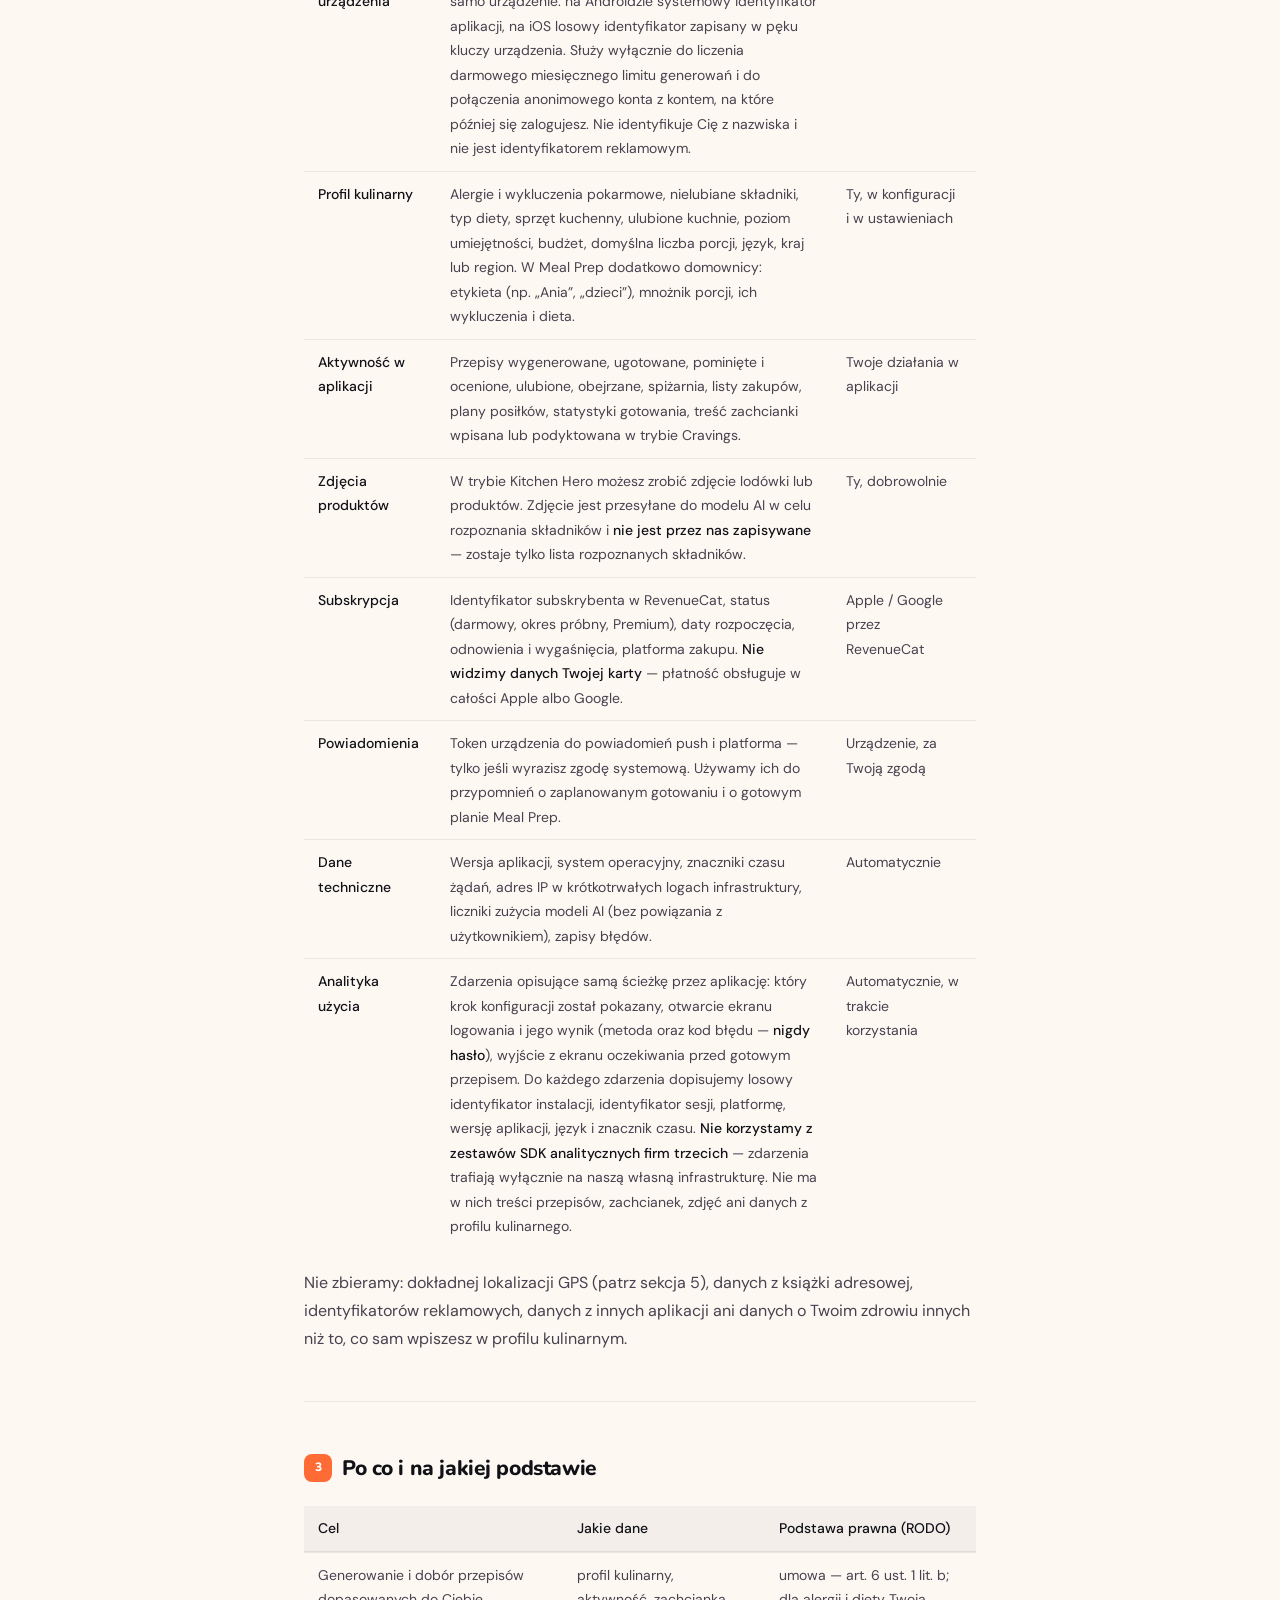
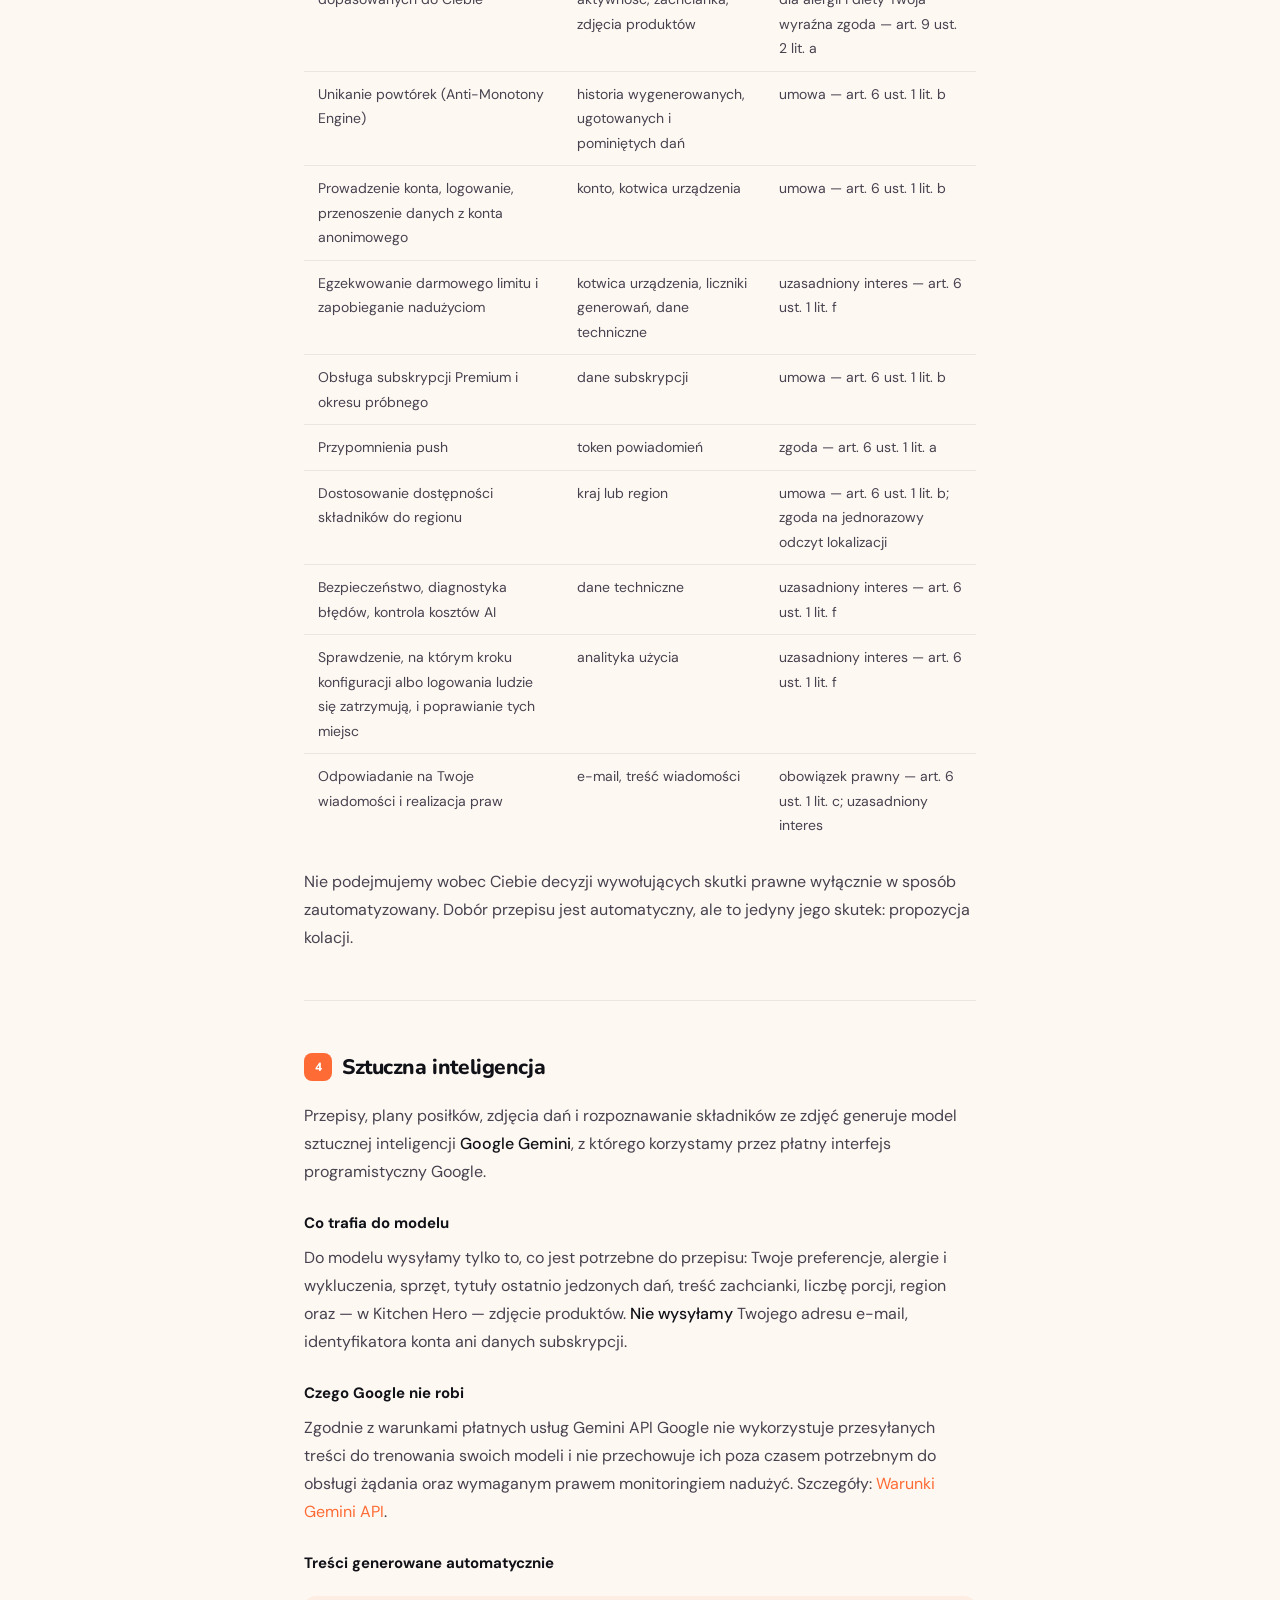
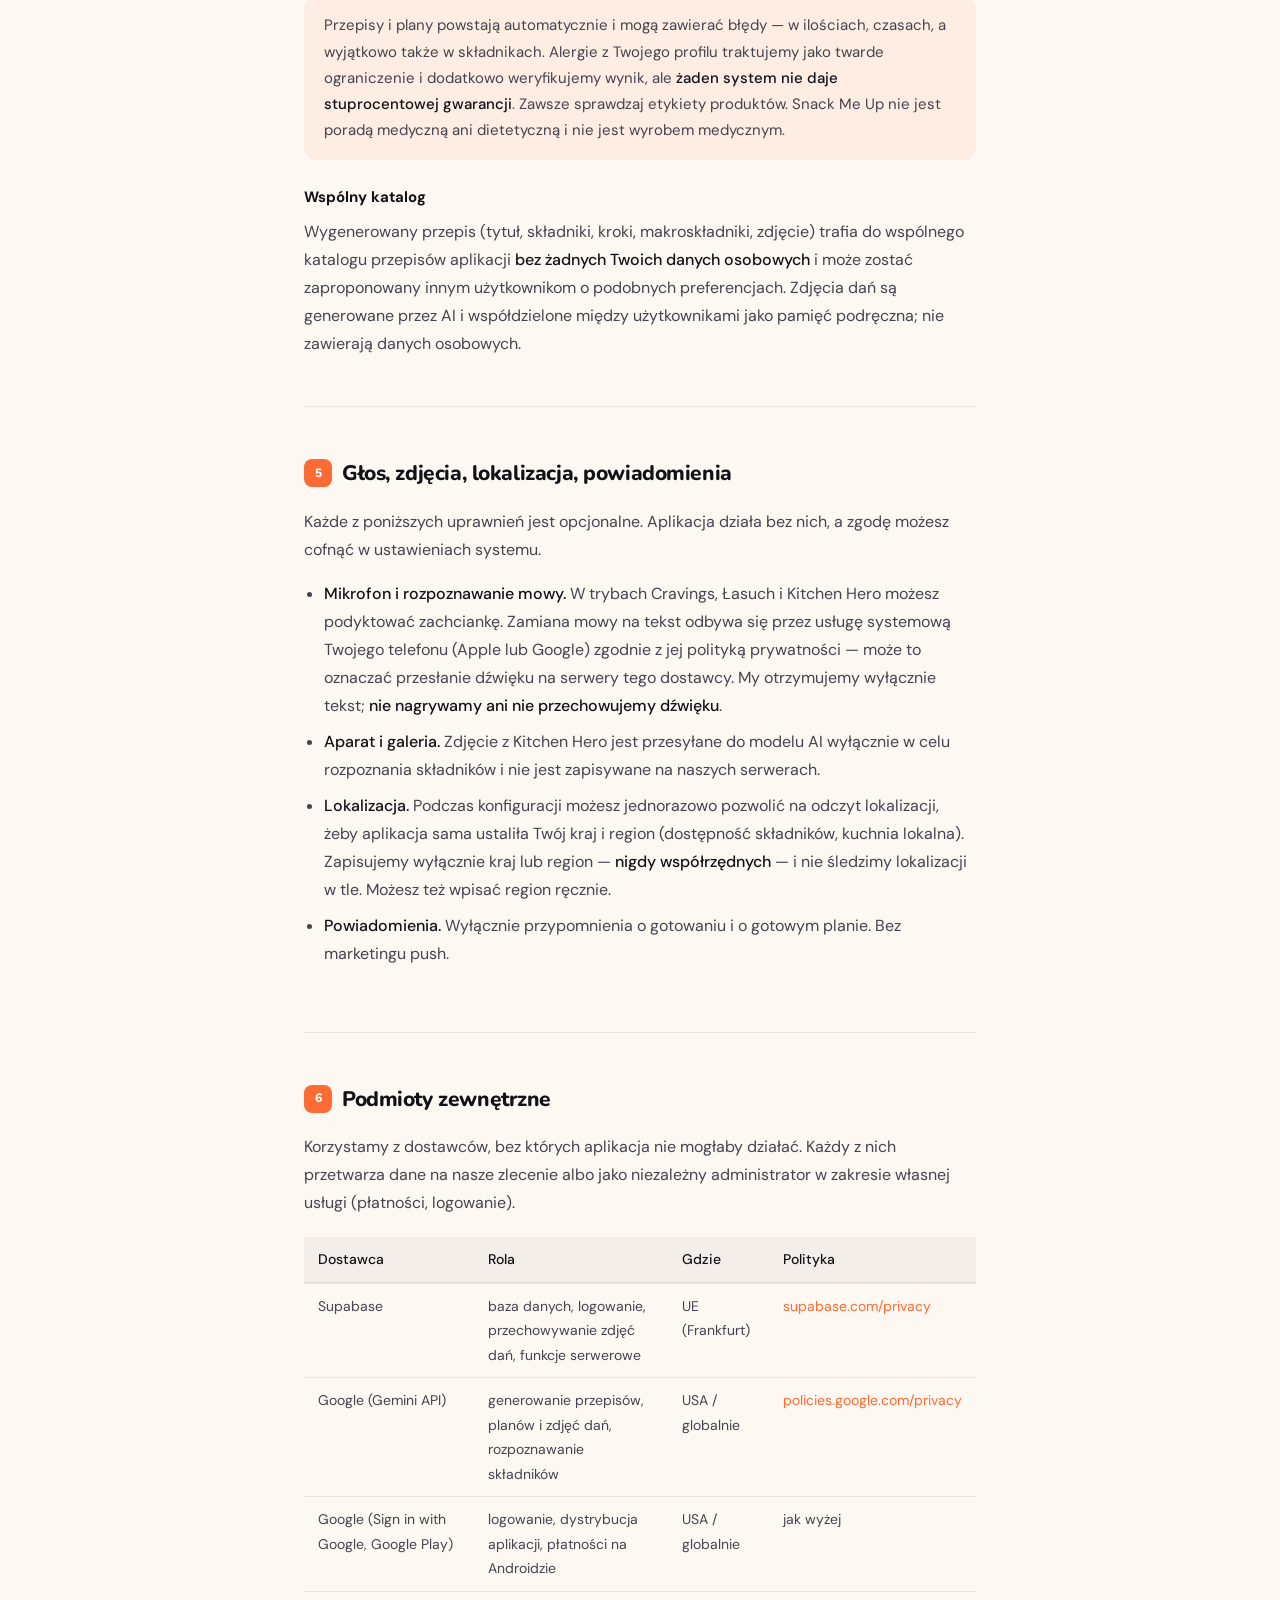
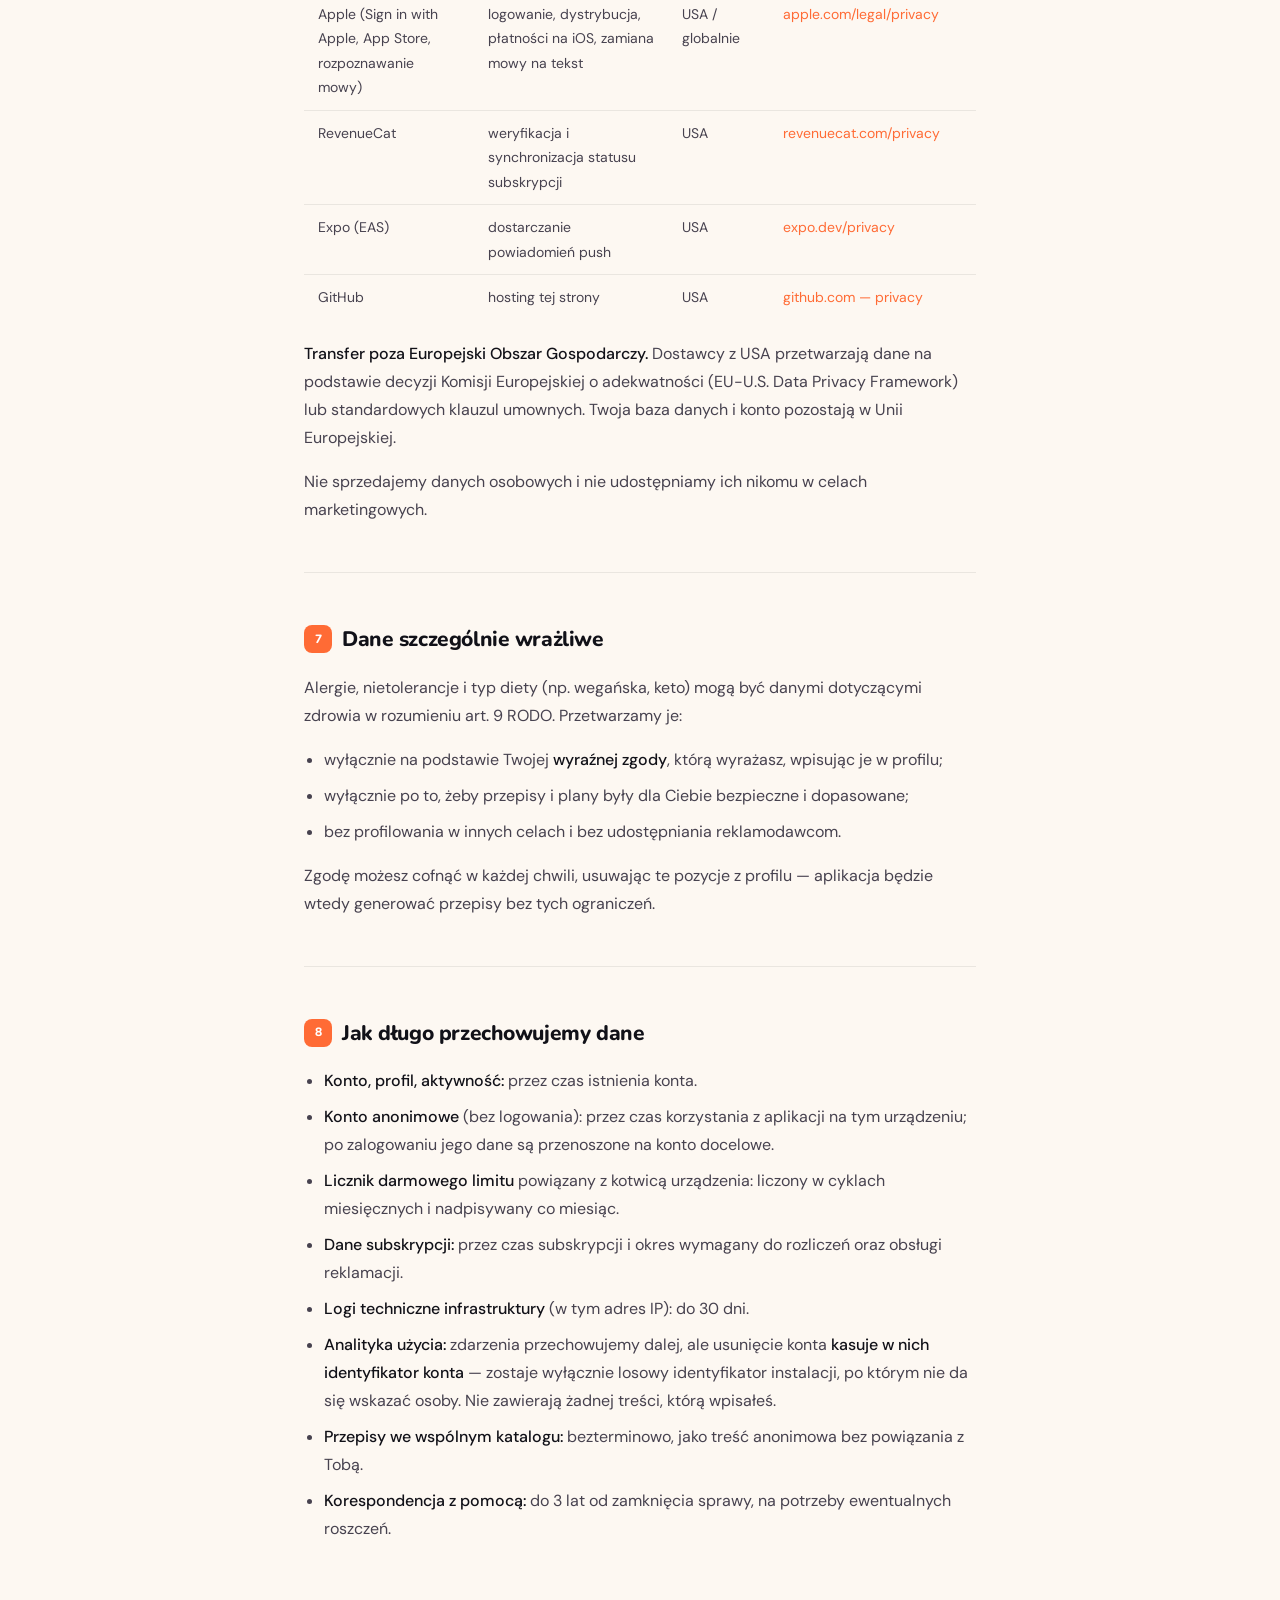
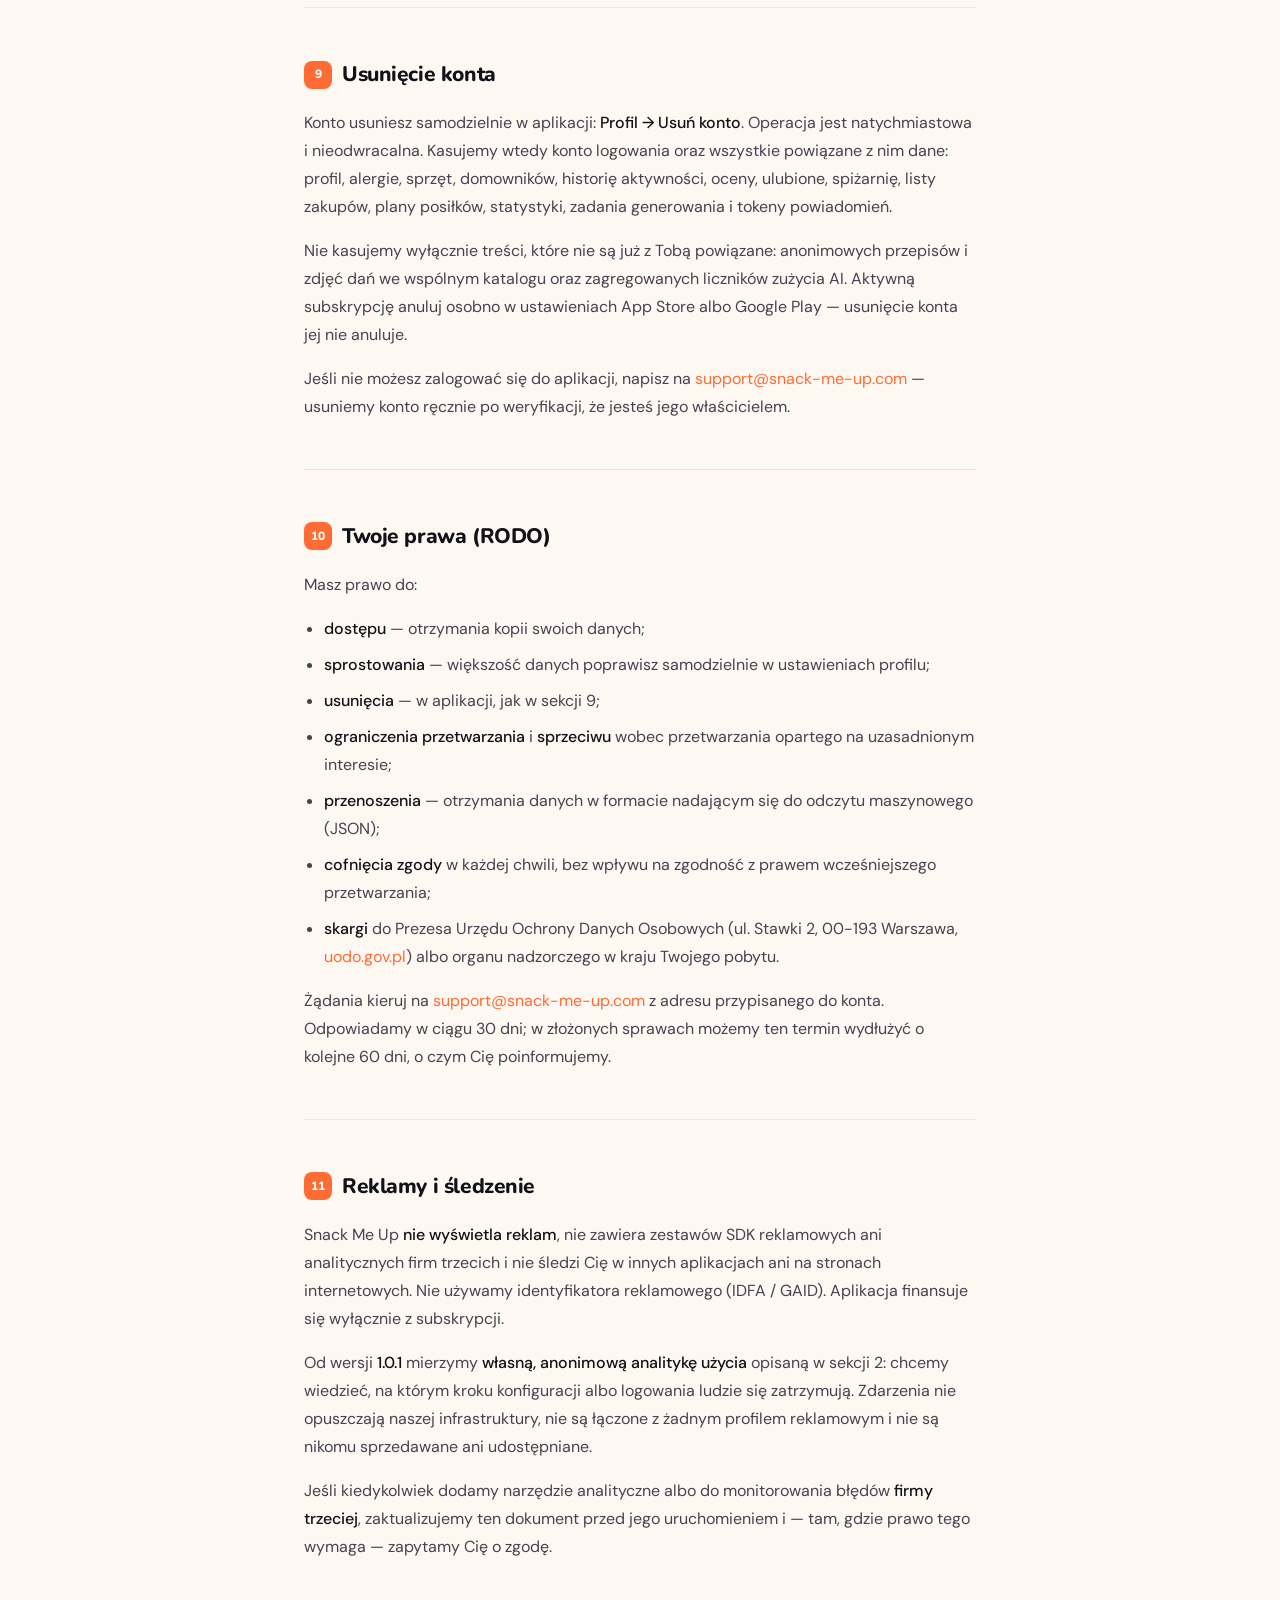
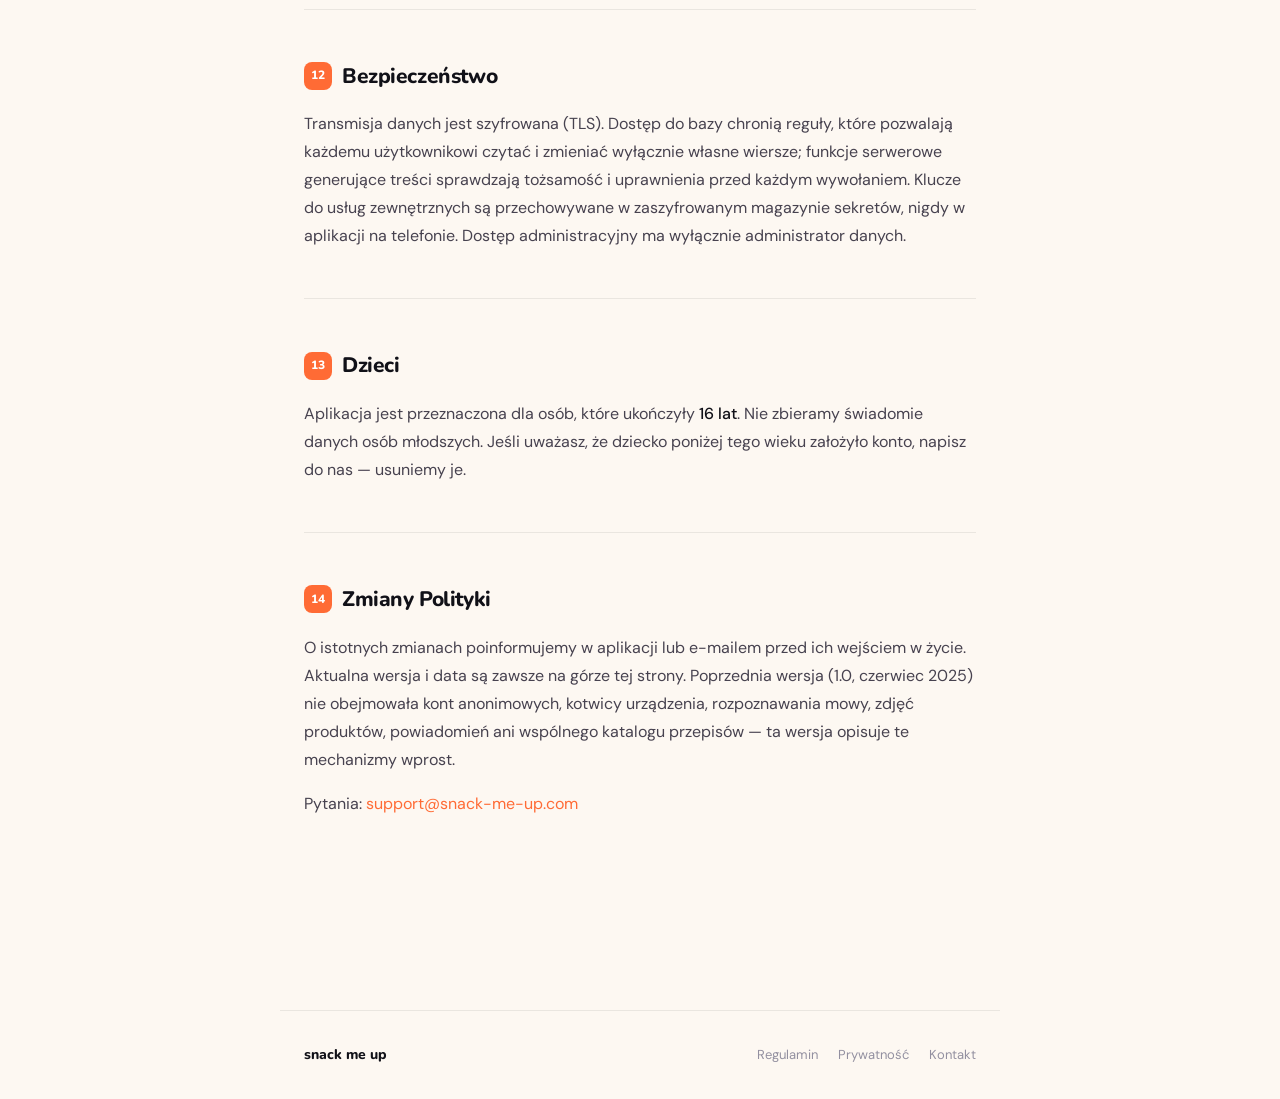
<file: privacy/pl/index.html>
<!DOCTYPE html>
<html lang="pl">
<head>
  <meta charset="UTF-8">
  <meta name="viewport" content="width=device-width, initial-scale=1.0">
  <title>Polityka Prywatności — Snack Me Up</title>
  <meta name="description" content="Polityka prywatności aplikacji Snack Me Up: jakie dane zbieramy, po co, komu je powierzamy i jakie masz prawa.">
  <link rel="alternate" hreflang="pl" href="https://snack-me-up.com/privacy/pl/">
  <link rel="alternate" hreflang="en" href="https://snack-me-up.com/privacy/en/">
  <link rel="alternate" hreflang="x-default" href="https://snack-me-up.com/privacy/en/">
  <link rel="preconnect" href="https://fonts.googleapis.com">
  <link href="https://fonts.googleapis.com/css2?family=Nunito:wght@800&family=DM+Sans:wght@400;500;700&display=swap" rel="stylesheet">
  <link rel="stylesheet" href="/assets/legal.css">
</head>
<body>

<nav>
  <a class="nav-brand" href="/">snack me up<span>.</span></a>
  <div class="nav-lang">
    <a href="/privacy/pl/" class="active">PL</a>
    <a href="/privacy/en/">EN</a>
  </div>
</nav>

<header>
  <div class="doc-type">Dokument prawny</div>
  <h1>Polityka Prywatności</h1>
  <p class="meta">Ostatnia aktualizacja: 16 września 2026 &nbsp;·&nbsp; Wersja 2.1</p>
</header>

<main>
  <div class="intro-box">
    Snack Me Up to aplikacja, która decyduje za Ciebie, co ugotować. Żeby robić to dobrze, musi znać Twoje alergie, sprzęt i to, co jadłeś ostatnio. Ten dokument mówi wprost, jakie dane zbieramy, po co, komu je powierzamy, jak długo je trzymamy i jak możesz je usunąć.
  </div>

  <div class="toc">
    <ol>
      <li><a href="#s1">Administrator danych</a></li>
      <li><a href="#s2">Jakie dane zbieramy</a></li>
      <li><a href="#s3">Po co i na jakiej podstawie</a></li>
      <li><a href="#s4">Sztuczna inteligencja</a></li>
      <li><a href="#s5">Głos, zdjęcia, lokalizacja, powiadomienia</a></li>
      <li><a href="#s6">Podmioty zewnętrzne</a></li>
      <li><a href="#s7">Dane szczególnie wrażliwe</a></li>
      <li><a href="#s8">Jak długo przechowujemy dane</a></li>
      <li><a href="#s9">Usunięcie konta</a></li>
      <li><a href="#s10">Twoje prawa (RODO)</a></li>
      <li><a href="#s11">Reklamy i śledzenie</a></li>
      <li><a href="#s12">Bezpieczeństwo</a></li>
      <li><a href="#s13">Dzieci</a></li>
      <li><a href="#s14">Zmiany Polityki</a></li>
    </ol>
  </div>

  <section id="s1">
    <h2 data-n="1">Administrator danych</h2>
    <p>Administratorem Twoich danych osobowych jest <strong>Jarosław Przezdziecki</strong>, Polska, twórca aplikacji Snack Me Up (dalej: „my”, „aplikacja”).</p>
    <p>Kontakt we wszystkich sprawach dotyczących danych: <a href="mailto:support@snack-me-up.com">support@snack-me-up.com</a>. Odpowiadamy najpóźniej w ciągu 30 dni.</p>
    <p>Przetwarzamy dane zgodnie z Rozporządzeniem (UE) 2016/679 (RODO) i polską ustawą o ochronie danych osobowych. Polityka dotyczy aplikacji mobilnej Snack Me Up na iOS i Androida oraz stron pod adresami snack-me-up.com i jarekprzez-smu.github.io/snackmeup-web.</p>
  </section>

  <section id="s2">
    <h2 data-n="2">Jakie dane zbieramy</h2>
    <p>Zbieramy wyłącznie dane potrzebne do działania aplikacji. Nie ma w niej reklam, więc nie budujemy Twojego profilu dla nikogo poza Tobą.</p>
    <div class="table-wrap">
    <table>
      <thead>
        <tr><th>Kategoria</th><th>Co konkretnie</th><th>Skąd</th></tr>
      </thead>
      <tbody>
        <tr>
          <td><strong>Konto</strong></td>
          <td>Adres e-mail, nazwa kucharza (opcjonalnie), dostawca logowania (Apple, Google lub e-mail), identyfikator konta. Możesz też korzystać z aplikacji <strong>bez zakładania konta</strong> — wtedy tworzymy anonimowe konto techniczne bez adresu e-mail.</td>
          <td>Ty, przy logowaniu lub przy pierwszym uruchomieniu</td>
        </tr>
        <tr>
          <td><strong>Kotwica urządzenia</strong></td>
          <td>Skrót (hash) identyfikatora, który pozwala rozpoznać to samo urządzenie: na Androidzie systemowy identyfikator aplikacji, na iOS losowy identyfikator zapisany w pęku kluczy urządzenia. Służy wyłącznie do liczenia darmowego miesięcznego limitu generowań i do połączenia anonimowego konta z kontem, na które później się zalogujesz. Nie identyfikuje Cię z nazwiska i nie jest identyfikatorem reklamowym.</td>
          <td>Urządzenie</td>
        </tr>
        <tr>
          <td><strong>Profil kulinarny</strong></td>
          <td>Alergie i wykluczenia pokarmowe, nielubiane składniki, typ diety, sprzęt kuchenny, ulubione kuchnie, poziom umiejętności, budżet, domyślna liczba porcji, język, kraj lub region. W Meal Prep dodatkowo domownicy: etykieta (np. „Ania”, „dzieci”), mnożnik porcji, ich wykluczenia i dieta.</td>
          <td>Ty, w konfiguracji i w ustawieniach</td>
        </tr>
        <tr>
          <td><strong>Aktywność w aplikacji</strong></td>
          <td>Przepisy wygenerowane, ugotowane, pominięte i ocenione, ulubione, obejrzane, spiżarnia, listy zakupów, plany posiłków, statystyki gotowania, treść zachcianki wpisana lub podyktowana w trybie Cravings.</td>
          <td>Twoje działania w aplikacji</td>
        </tr>
        <tr>
          <td><strong>Zdjęcia produktów</strong></td>
          <td>W trybie Kitchen Hero możesz zrobić zdjęcie lodówki lub produktów. Zdjęcie jest przesyłane do modelu AI w celu rozpoznania składników i <strong>nie jest przez nas zapisywane</strong> — zostaje tylko lista rozpoznanych składników.</td>
          <td>Ty, dobrowolnie</td>
        </tr>
        <tr>
          <td><strong>Subskrypcja</strong></td>
          <td>Identyfikator subskrybenta w RevenueCat, status (darmowy, okres próbny, Premium), daty rozpoczęcia, odnowienia i wygaśnięcia, platforma zakupu. <strong>Nie widzimy danych Twojej karty</strong> — płatność obsługuje w całości Apple albo Google.</td>
          <td>Apple / Google przez RevenueCat</td>
        </tr>
        <tr>
          <td><strong>Powiadomienia</strong></td>
          <td>Token urządzenia do powiadomień push i platforma — tylko jeśli wyrazisz zgodę systemową. Używamy ich do przypomnień o zaplanowanym gotowaniu i o gotowym planie Meal Prep.</td>
          <td>Urządzenie, za Twoją zgodą</td>
        </tr>
        <tr>
          <td><strong>Dane techniczne</strong></td>
          <td>Wersja aplikacji, system operacyjny, znaczniki czasu żądań, adres IP w krótkotrwałych logach infrastruktury, liczniki zużycia modeli AI (bez powiązania z użytkownikiem), zapisy błędów.</td>
          <td>Automatycznie</td>
        </tr>
        <tr>
          <td><strong>Analityka użycia</strong></td>
          <td>Zdarzenia opisujące samą ścieżkę przez aplikację: który krok konfiguracji został pokazany, otwarcie ekranu logowania i jego wynik (metoda oraz kod błędu — <strong>nigdy hasło</strong>), wyjście z ekranu oczekiwania przed gotowym przepisem. Do każdego zdarzenia dopisujemy losowy identyfikator instalacji, identyfikator sesji, platformę, wersję aplikacji, język i znacznik czasu. <strong>Nie korzystamy z zestawów SDK analitycznych firm trzecich</strong> — zdarzenia trafiają wyłącznie na naszą własną infrastrukturę. Nie ma w nich treści przepisów, zachcianek, zdjęć ani danych z profilu kulinarnego.</td>
          <td>Automatycznie, w trakcie korzystania</td>
        </tr>
      </tbody>
    </table>
    </div>
    <p>Nie zbieramy: dokładnej lokalizacji GPS (patrz sekcja 5), danych z książki adresowej, identyfikatorów reklamowych, danych z innych aplikacji ani danych o Twoim zdrowiu innych niż to, co sam wpiszesz w profilu kulinarnym.</p>
  </section>

  <section id="s3">
    <h2 data-n="3">Po co i na jakiej podstawie</h2>
    <div class="table-wrap">
    <table>
      <thead>
        <tr><th>Cel</th><th>Jakie dane</th><th>Podstawa prawna (RODO)</th></tr>
      </thead>
      <tbody>
        <tr><td>Generowanie i dobór przepisów dopasowanych do Ciebie</td><td>profil kulinarny, aktywność, zachcianka, zdjęcia produktów</td><td>umowa — art. 6 ust. 1 lit. b; dla alergii i diety Twoja wyraźna zgoda — art. 9 ust. 2 lit. a</td></tr>
        <tr><td>Unikanie powtórek (Anti-Monotony Engine)</td><td>historia wygenerowanych, ugotowanych i pominiętych dań</td><td>umowa — art. 6 ust. 1 lit. b</td></tr>
        <tr><td>Prowadzenie konta, logowanie, przenoszenie danych z konta anonimowego</td><td>konto, kotwica urządzenia</td><td>umowa — art. 6 ust. 1 lit. b</td></tr>
        <tr><td>Egzekwowanie darmowego limitu i zapobieganie nadużyciom</td><td>kotwica urządzenia, liczniki generowań, dane techniczne</td><td>uzasadniony interes — art. 6 ust. 1 lit. f</td></tr>
        <tr><td>Obsługa subskrypcji Premium i okresu próbnego</td><td>dane subskrypcji</td><td>umowa — art. 6 ust. 1 lit. b</td></tr>
        <tr><td>Przypomnienia push</td><td>token powiadomień</td><td>zgoda — art. 6 ust. 1 lit. a</td></tr>
        <tr><td>Dostosowanie dostępności składników do regionu</td><td>kraj lub region</td><td>umowa — art. 6 ust. 1 lit. b; zgoda na jednorazowy odczyt lokalizacji</td></tr>
        <tr><td>Bezpieczeństwo, diagnostyka błędów, kontrola kosztów AI</td><td>dane techniczne</td><td>uzasadniony interes — art. 6 ust. 1 lit. f</td></tr>
        <tr><td>Sprawdzenie, na którym kroku konfiguracji albo logowania ludzie się zatrzymują, i poprawianie tych miejsc</td><td>analityka użycia</td><td>uzasadniony interes — art. 6 ust. 1 lit. f</td></tr>
        <tr><td>Odpowiadanie na Twoje wiadomości i realizacja praw</td><td>e-mail, treść wiadomości</td><td>obowiązek prawny — art. 6 ust. 1 lit. c; uzasadniony interes</td></tr>
      </tbody>
    </table>
    </div>
    <p>Nie podejmujemy wobec Ciebie decyzji wywołujących skutki prawne wyłącznie w sposób zautomatyzowany. Dobór przepisu jest automatyczny, ale to jedyny jego skutek: propozycja kolacji.</p>
  </section>

  <section id="s4">
    <h2 data-n="4">Sztuczna inteligencja</h2>
    <p>Przepisy, plany posiłków, zdjęcia dań i rozpoznawanie składników ze zdjęć generuje model sztucznej inteligencji <strong>Google Gemini</strong>, z którego korzystamy przez płatny interfejs programistyczny Google.</p>
    <h3>Co trafia do modelu</h3>
    <p>Do modelu wysyłamy tylko to, co jest potrzebne do przepisu: Twoje preferencje, alergie i wykluczenia, sprzęt, tytuły ostatnio jedzonych dań, treść zachcianki, liczbę porcji, region oraz — w Kitchen Hero — zdjęcie produktów. <strong>Nie wysyłamy</strong> Twojego adresu e-mail, identyfikatora konta ani danych subskrypcji.</p>
    <h3>Czego Google nie robi</h3>
    <p>Zgodnie z warunkami płatnych usług Gemini API Google nie wykorzystuje przesyłanych treści do trenowania swoich modeli i nie przechowuje ich poza czasem potrzebnym do obsługi żądania oraz wymaganym prawem monitoringiem nadużyć. Szczegóły: <a href="https://ai.google.dev/gemini-api/terms" target="_blank" rel="noopener">Warunki Gemini API</a>.</p>
    <h3>Treści generowane automatycznie</h3>
    <div class="highlight">
      Przepisy i plany powstają automatycznie i mogą zawierać błędy — w ilościach, czasach, a wyjątkowo także w składnikach. Alergie z Twojego profilu traktujemy jako twarde ograniczenie i dodatkowo weryfikujemy wynik, ale <strong>żaden system nie daje stuprocentowej gwarancji</strong>. Zawsze sprawdzaj etykiety produktów. Snack Me Up nie jest poradą medyczną ani dietetyczną i nie jest wyrobem medycznym.
    </div>
    <h3>Wspólny katalog</h3>
    <p>Wygenerowany przepis (tytuł, składniki, kroki, makroskładniki, zdjęcie) trafia do wspólnego katalogu przepisów aplikacji <strong>bez żadnych Twoich danych osobowych</strong> i może zostać zaproponowany innym użytkownikom o podobnych preferencjach. Zdjęcia dań są generowane przez AI i współdzielone między użytkownikami jako pamięć podręczna; nie zawierają danych osobowych.</p>
  </section>

  <section id="s5">
    <h2 data-n="5">Głos, zdjęcia, lokalizacja, powiadomienia</h2>
    <p>Każde z poniższych uprawnień jest opcjonalne. Aplikacja działa bez nich, a zgodę możesz cofnąć w ustawieniach systemu.</p>
    <ul>
      <li><strong>Mikrofon i rozpoznawanie mowy.</strong> W trybach Cravings, Łasuch i Kitchen Hero możesz podyktować zachciankę. Zamiana mowy na tekst odbywa się przez usługę systemową Twojego telefonu (Apple lub Google) zgodnie z jej polityką prywatności — może to oznaczać przesłanie dźwięku na serwery tego dostawcy. My otrzymujemy wyłącznie tekst; <strong>nie nagrywamy ani nie przechowujemy dźwięku</strong>.</li>
      <li><strong>Aparat i galeria.</strong> Zdjęcie z Kitchen Hero jest przesyłane do modelu AI wyłącznie w celu rozpoznania składników i nie jest zapisywane na naszych serwerach.</li>
      <li><strong>Lokalizacja.</strong> Podczas konfiguracji możesz jednorazowo pozwolić na odczyt lokalizacji, żeby aplikacja sama ustaliła Twój kraj i region (dostępność składników, kuchnia lokalna). Zapisujemy wyłącznie kraj lub region — <strong>nigdy współrzędnych</strong> — i nie śledzimy lokalizacji w tle. Możesz też wpisać region ręcznie.</li>
      <li><strong>Powiadomienia.</strong> Wyłącznie przypomnienia o gotowaniu i o gotowym planie. Bez marketingu push.</li>
    </ul>
  </section>

  <section id="s6">
    <h2 data-n="6">Podmioty zewnętrzne</h2>
    <p>Korzystamy z dostawców, bez których aplikacja nie mogłaby działać. Każdy z nich przetwarza dane na nasze zlecenie albo jako niezależny administrator w zakresie własnej usługi (płatności, logowanie).</p>
    <div class="table-wrap">
    <table>
      <thead>
        <tr><th>Dostawca</th><th>Rola</th><th>Gdzie</th><th>Polityka</th></tr>
      </thead>
      <tbody>
        <tr><td>Supabase</td><td>baza danych, logowanie, przechowywanie zdjęć dań, funkcje serwerowe</td><td>UE (Frankfurt)</td><td><a href="https://supabase.com/privacy" target="_blank" rel="noopener">supabase.com/privacy</a></td></tr>
        <tr><td>Google (Gemini API)</td><td>generowanie przepisów, planów i zdjęć dań, rozpoznawanie składników</td><td>USA / globalnie</td><td><a href="https://policies.google.com/privacy" target="_blank" rel="noopener">policies.google.com/privacy</a></td></tr>
        <tr><td>Google (Sign in with Google, Google Play)</td><td>logowanie, dystrybucja aplikacji, płatności na Androidzie</td><td>USA / globalnie</td><td>jak wyżej</td></tr>
        <tr><td>Apple (Sign in with Apple, App Store, rozpoznawanie mowy)</td><td>logowanie, dystrybucja, płatności na iOS, zamiana mowy na tekst</td><td>USA / globalnie</td><td><a href="https://www.apple.com/legal/privacy/" target="_blank" rel="noopener">apple.com/legal/privacy</a></td></tr>
        <tr><td>RevenueCat</td><td>weryfikacja i synchronizacja statusu subskrypcji</td><td>USA</td><td><a href="https://www.revenuecat.com/privacy" target="_blank" rel="noopener">revenuecat.com/privacy</a></td></tr>
        <tr><td>Expo (EAS)</td><td>dostarczanie powiadomień push</td><td>USA</td><td><a href="https://expo.dev/privacy" target="_blank" rel="noopener">expo.dev/privacy</a></td></tr>
        <tr><td>GitHub</td><td>hosting tej strony</td><td>USA</td><td><a href="https://docs.github.com/site-policy/privacy-policies" target="_blank" rel="noopener">github.com — privacy</a></td></tr>
      </tbody>
    </table>
    </div>
    <p><strong>Transfer poza Europejski Obszar Gospodarczy.</strong> Dostawcy z USA przetwarzają dane na podstawie decyzji Komisji Europejskiej o adekwatności (EU-U.S. Data Privacy Framework) lub standardowych klauzul umownych. Twoja baza danych i konto pozostają w Unii Europejskiej.</p>
    <p>Nie sprzedajemy danych osobowych i nie udostępniamy ich nikomu w celach marketingowych.</p>
  </section>

  <section id="s7">
    <h2 data-n="7">Dane szczególnie wrażliwe</h2>
    <p>Alergie, nietolerancje i typ diety (np. wegańska, keto) mogą być danymi dotyczącymi zdrowia w rozumieniu art. 9 RODO. Przetwarzamy je:</p>
    <ul>
      <li>wyłącznie na podstawie Twojej <strong>wyraźnej zgody</strong>, którą wyrażasz, wpisując je w profilu;</li>
      <li>wyłącznie po to, żeby przepisy i plany były dla Ciebie bezpieczne i dopasowane;</li>
      <li>bez profilowania w innych celach i bez udostępniania reklamodawcom.</li>
    </ul>
    <p>Zgodę możesz cofnąć w każdej chwili, usuwając te pozycje z profilu — aplikacja będzie wtedy generować przepisy bez tych ograniczeń.</p>
  </section>

  <section id="s8">
    <h2 data-n="8">Jak długo przechowujemy dane</h2>
    <ul>
      <li><strong>Konto, profil, aktywność:</strong> przez czas istnienia konta.</li>
      <li><strong>Konto anonimowe</strong> (bez logowania): przez czas korzystania z aplikacji na tym urządzeniu; po zalogowaniu jego dane są przenoszone na konto docelowe.</li>
      <li><strong>Licznik darmowego limitu</strong> powiązany z kotwicą urządzenia: liczony w cyklach miesięcznych i nadpisywany co miesiąc.</li>
      <li><strong>Dane subskrypcji:</strong> przez czas subskrypcji i okres wymagany do rozliczeń oraz obsługi reklamacji.</li>
      <li><strong>Logi techniczne infrastruktury</strong> (w tym adres IP): do 30 dni.</li>
      <li><strong>Analityka użycia:</strong> zdarzenia przechowujemy dalej, ale usunięcie konta <strong>kasuje w nich identyfikator konta</strong> — zostaje wyłącznie losowy identyfikator instalacji, po którym nie da się wskazać osoby. Nie zawierają żadnej treści, którą wpisałeś.</li>
      <li><strong>Przepisy we wspólnym katalogu:</strong> bezterminowo, jako treść anonimowa bez powiązania z Tobą.</li>
      <li><strong>Korespondencja z pomocą:</strong> do 3 lat od zamknięcia sprawy, na potrzeby ewentualnych roszczeń.</li>
    </ul>
  </section>

  <section id="s9">
    <h2 data-n="9">Usunięcie konta</h2>
    <p>Konto usuniesz samodzielnie w aplikacji: <strong>Profil → Usuń konto</strong>. Operacja jest natychmiastowa i nieodwracalna. Kasujemy wtedy konto logowania oraz wszystkie powiązane z nim dane: profil, alergie, sprzęt, domowników, historię aktywności, oceny, ulubione, spiżarnię, listy zakupów, plany posiłków, statystyki, zadania generowania i tokeny powiadomień.</p>
    <p>Nie kasujemy wyłącznie treści, które nie są już z Tobą powiązane: anonimowych przepisów i zdjęć dań we wspólnym katalogu oraz zagregowanych liczników zużycia AI. Aktywną subskrypcję anuluj osobno w ustawieniach App Store albo Google Play — usunięcie konta jej nie anuluje.</p>
    <p>Jeśli nie możesz zalogować się do aplikacji, napisz na <a href="mailto:support@snack-me-up.com">support@snack-me-up.com</a> — usuniemy konto ręcznie po weryfikacji, że jesteś jego właścicielem.</p>
  </section>

  <section id="s10">
    <h2 data-n="10">Twoje prawa (RODO)</h2>
    <p>Masz prawo do:</p>
    <ul>
      <li><strong>dostępu</strong> — otrzymania kopii swoich danych;</li>
      <li><strong>sprostowania</strong> — większość danych poprawisz samodzielnie w ustawieniach profilu;</li>
      <li><strong>usunięcia</strong> — w aplikacji, jak w sekcji 9;</li>
      <li><strong>ograniczenia przetwarzania</strong> i <strong>sprzeciwu</strong> wobec przetwarzania opartego na uzasadnionym interesie;</li>
      <li><strong>przenoszenia</strong> — otrzymania danych w formacie nadającym się do odczytu maszynowego (JSON);</li>
      <li><strong>cofnięcia zgody</strong> w każdej chwili, bez wpływu na zgodność z prawem wcześniejszego przetwarzania;</li>
      <li><strong>skargi</strong> do Prezesa Urzędu Ochrony Danych Osobowych (ul. Stawki 2, 00-193 Warszawa, <a href="https://uodo.gov.pl" target="_blank" rel="noopener">uodo.gov.pl</a>) albo organu nadzorczego w kraju Twojego pobytu.</li>
    </ul>
    <p>Żądania kieruj na <a href="mailto:support@snack-me-up.com">support@snack-me-up.com</a> z adresu przypisanego do konta. Odpowiadamy w ciągu 30 dni; w złożonych sprawach możemy ten termin wydłużyć o kolejne 60 dni, o czym Cię poinformujemy.</p>
  </section>

  <section id="s11">
    <h2 data-n="11">Reklamy i śledzenie</h2>
    <p>Snack Me Up <strong>nie wyświetla reklam</strong>, nie zawiera zestawów SDK reklamowych ani analitycznych firm trzecich i nie śledzi Cię w innych aplikacjach ani na stronach internetowych. Nie używamy identyfikatora reklamowego (IDFA / GAID). Aplikacja finansuje się wyłącznie z subskrypcji.</p>
    <p>Od wersji <strong>1.0.1</strong> mierzymy <strong>własną, anonimową analitykę użycia</strong> opisaną w sekcji 2: chcemy wiedzieć, na którym kroku konfiguracji albo logowania ludzie się zatrzymują. Zdarzenia nie opuszczają naszej infrastruktury, nie są łączone z żadnym profilem reklamowym i nie są nikomu sprzedawane ani udostępniane.</p>
    <p>Jeśli kiedykolwiek dodamy narzędzie analityczne albo do monitorowania błędów <strong>firmy trzeciej</strong>, zaktualizujemy ten dokument przed jego uruchomieniem i — tam, gdzie prawo tego wymaga — zapytamy Cię o zgodę.</p>
  </section>

  <section id="s12">
    <h2 data-n="12">Bezpieczeństwo</h2>
    <p>Transmisja danych jest szyfrowana (TLS). Dostęp do bazy chronią reguły, które pozwalają każdemu użytkownikowi czytać i zmieniać wyłącznie własne wiersze; funkcje serwerowe generujące treści sprawdzają tożsamość i uprawnienia przed każdym wywołaniem. Klucze do usług zewnętrznych są przechowywane w zaszyfrowanym magazynie sekretów, nigdy w aplikacji na telefonie. Dostęp administracyjny ma wyłącznie administrator danych.</p>
  </section>

  <section id="s13">
    <h2 data-n="13">Dzieci</h2>
    <p>Aplikacja jest przeznaczona dla osób, które ukończyły <strong>16 lat</strong>. Nie zbieramy świadomie danych osób młodszych. Jeśli uważasz, że dziecko poniżej tego wieku założyło konto, napisz do nas — usuniemy je.</p>
  </section>

  <section id="s14">
    <h2 data-n="14">Zmiany Polityki</h2>
    <p>O istotnych zmianach poinformujemy w aplikacji lub e-mailem przed ich wejściem w życie. Aktualna wersja i data są zawsze na górze tej strony. Poprzednia wersja (1.0, czerwiec 2025) nie obejmowała kont anonimowych, kotwicy urządzenia, rozpoznawania mowy, zdjęć produktów, powiadomień ani wspólnego katalogu przepisów — ta wersja opisuje te mechanizmy wprost.</p>
    <p>Pytania: <a href="mailto:support@snack-me-up.com">support@snack-me-up.com</a></p>
  </section>
</main>

<footer>
  <div class="footer-brand">snack me up</div>
  <div class="footer-links">
    <a href="/terms/pl/">Regulamin</a>
    <a href="/privacy/pl/">Prywatność</a>
    <a href="mailto:support@snack-me-up.com">Kontakt</a>
  </div>
</footer>

</body>
</html>
</file>
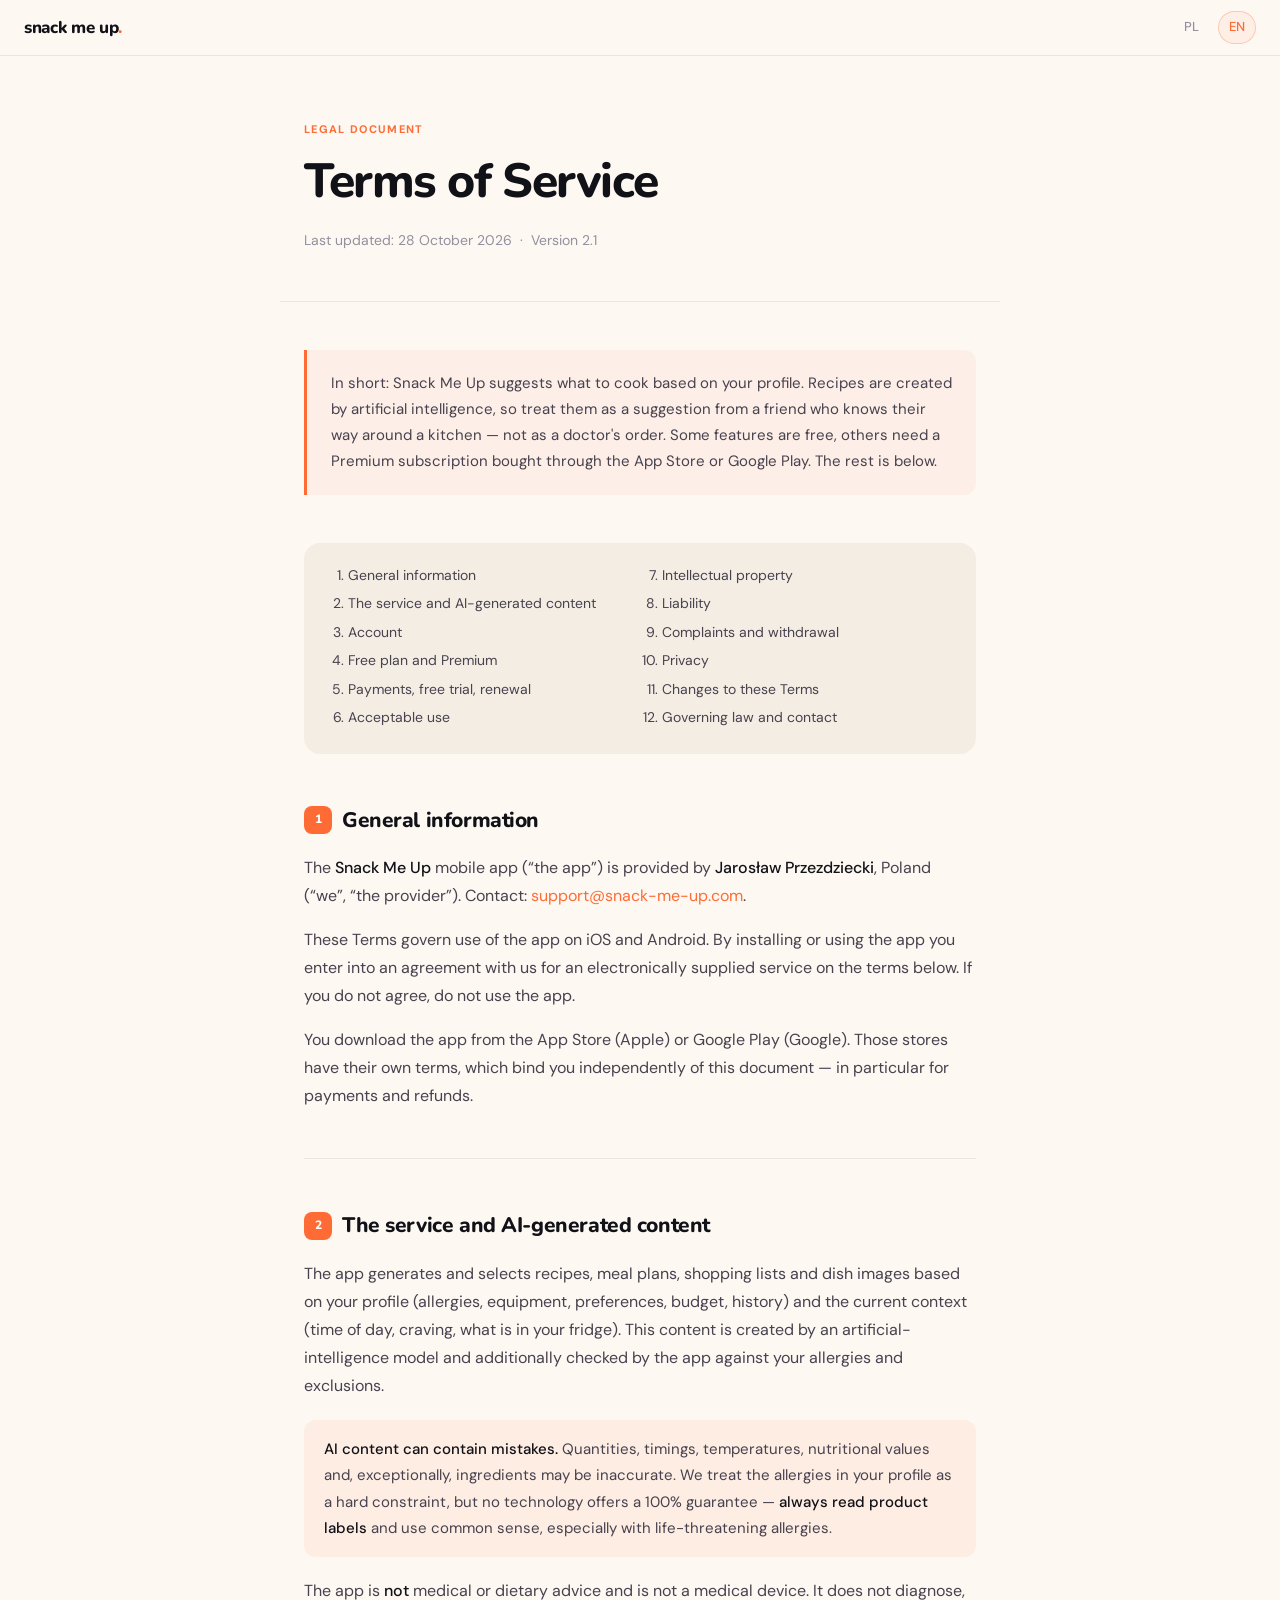
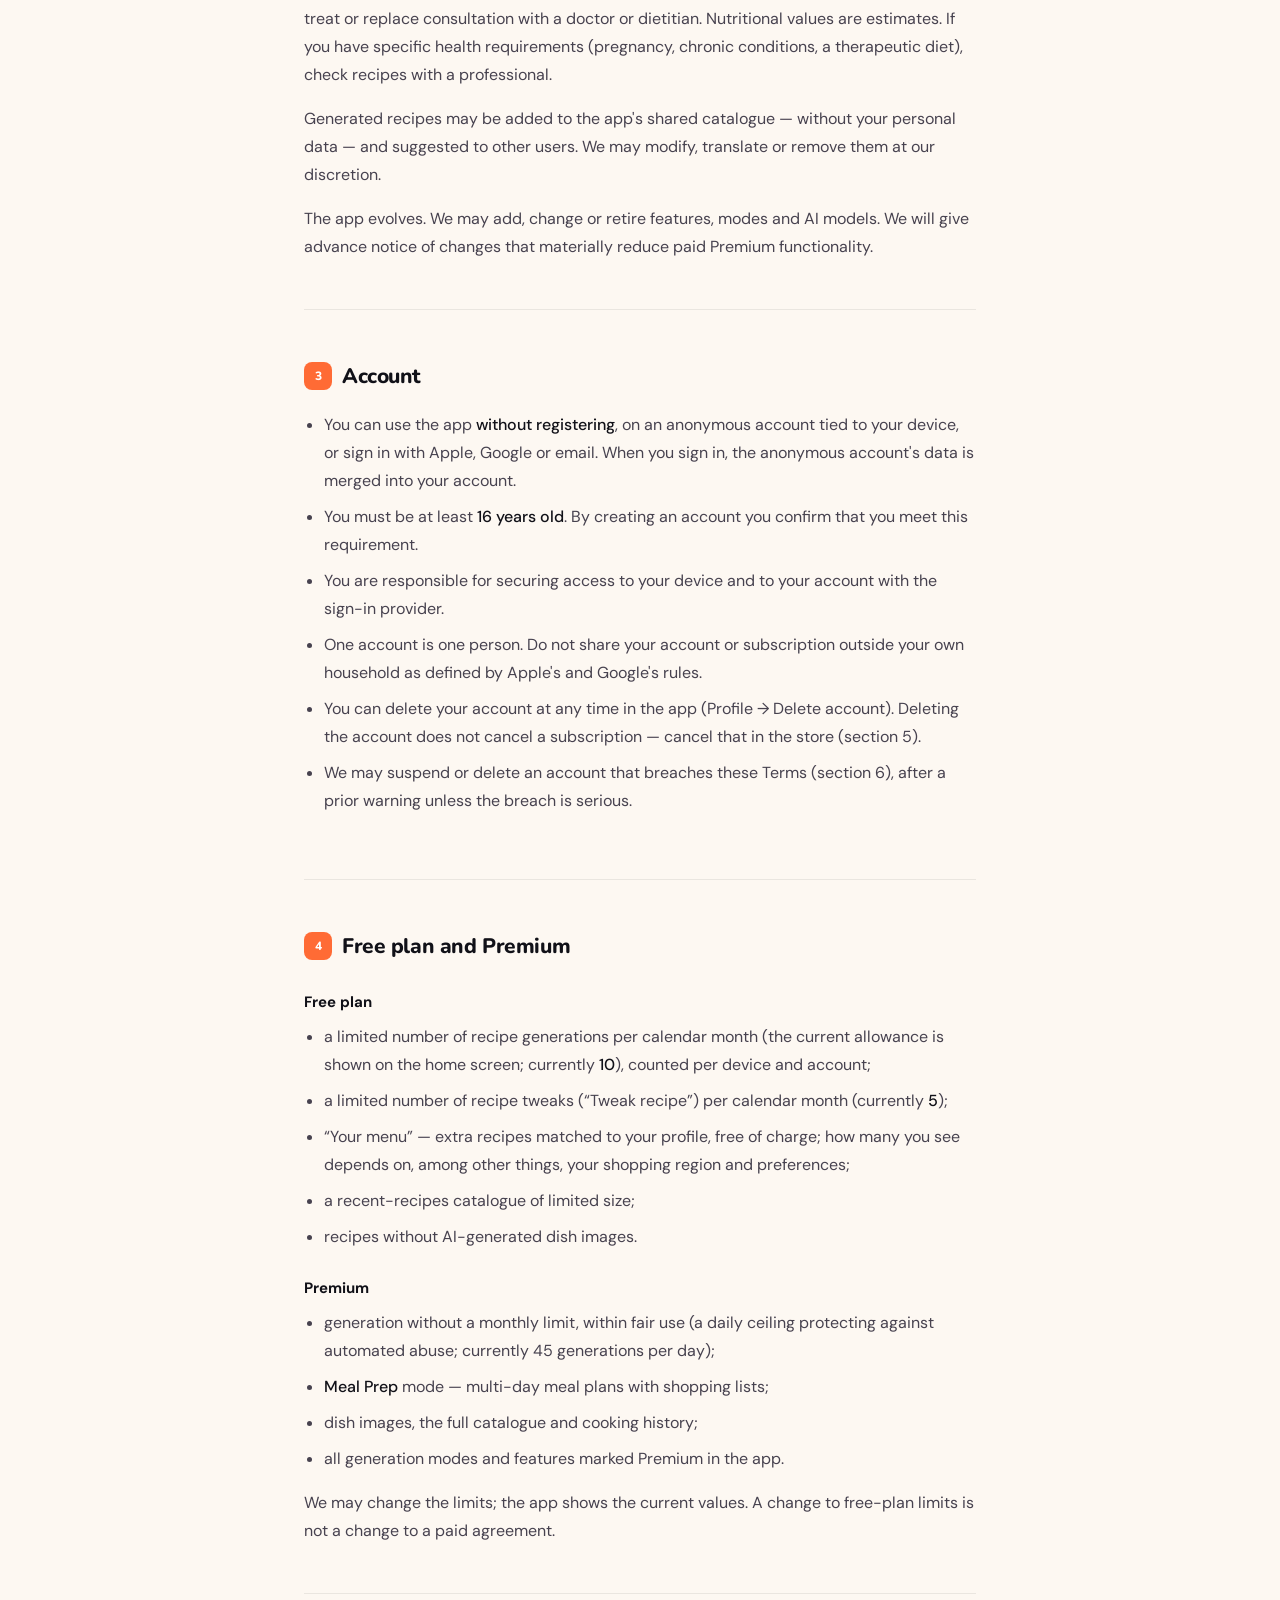
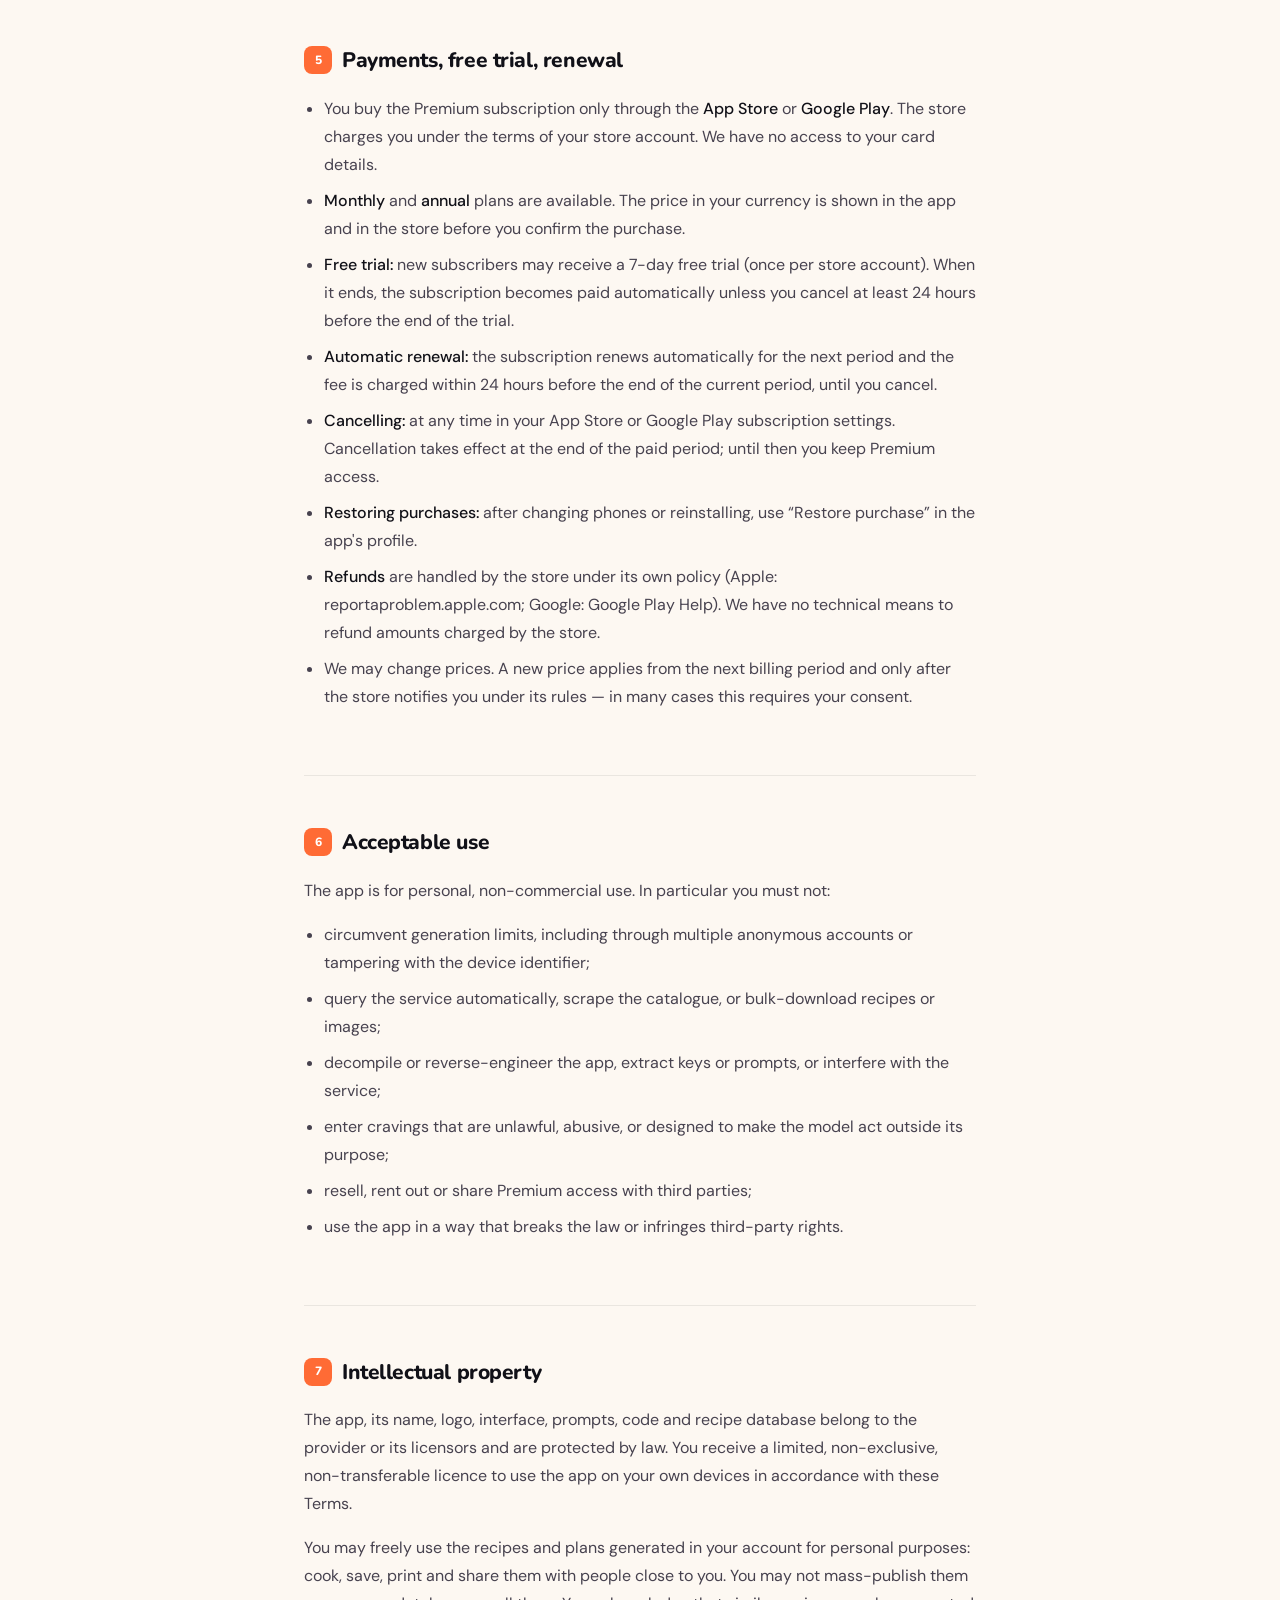
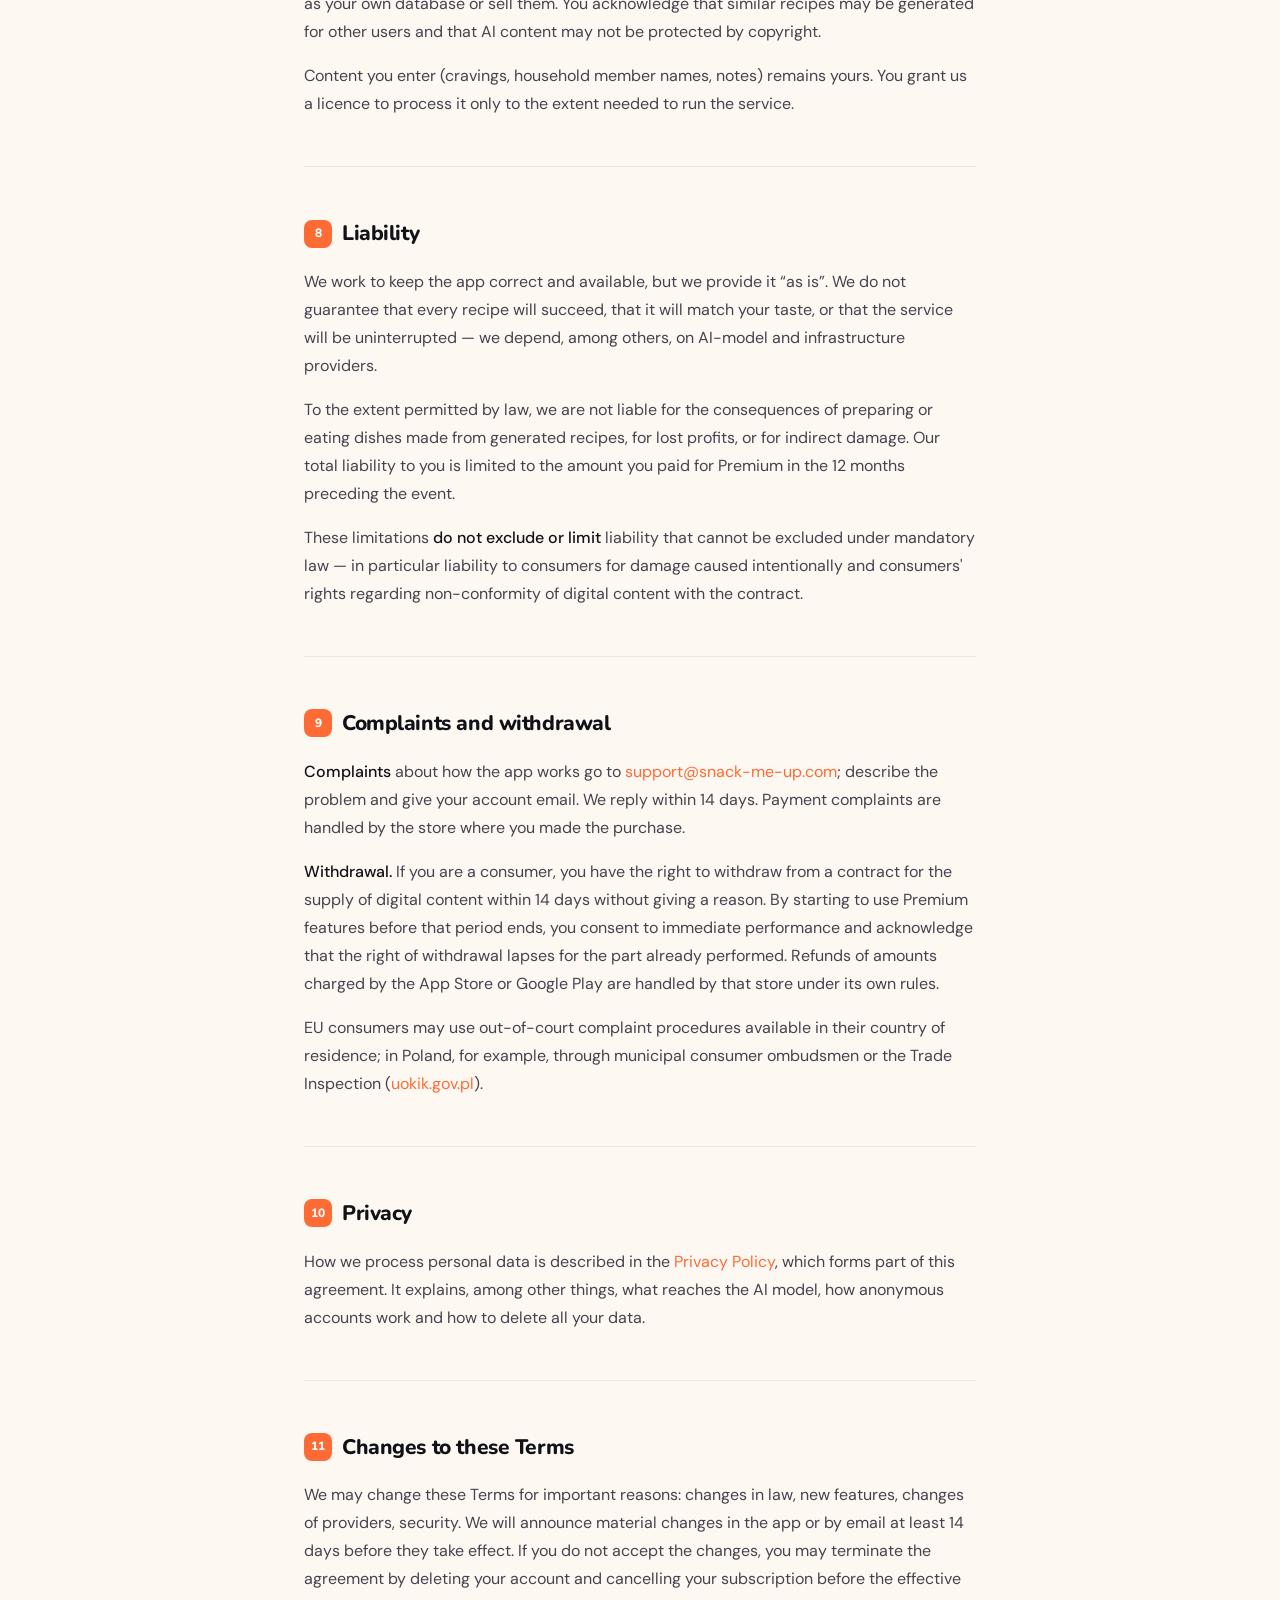
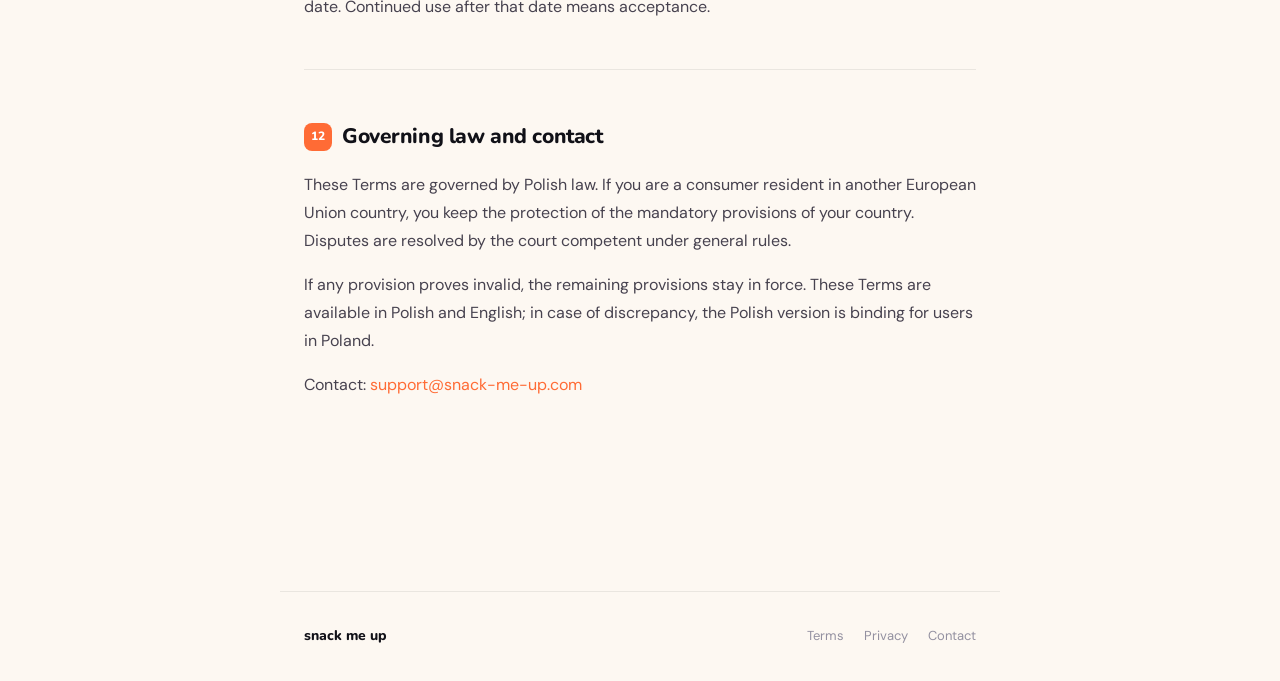
<file: terms/en/index.html>
<!DOCTYPE html>
<html lang="en">
<head>
  <meta charset="UTF-8">
  <meta name="viewport" content="width=device-width, initial-scale=1.0">
  <title>Terms of Service — Snack Me Up</title>
  <meta name="description" content="Snack Me Up terms of service: how the app works, free plan and Premium, AI-generated content, liability.">
  <link rel="alternate" hreflang="pl" href="https://snack-me-up.com/terms/pl/">
  <link rel="alternate" hreflang="en" href="https://snack-me-up.com/terms/en/">
  <link rel="alternate" hreflang="x-default" href="https://snack-me-up.com/terms/en/">
  <link rel="preconnect" href="https://fonts.googleapis.com">
  <link href="https://fonts.googleapis.com/css2?family=Nunito:wght@800&family=DM+Sans:wght@400;500;700&display=swap" rel="stylesheet">
  <link rel="stylesheet" href="/assets/legal.css">
</head>
<body>

<nav>
  <a class="nav-brand" href="/en/">snack me up<span>.</span></a>
  <div class="nav-lang">
    <a href="/terms/pl/">PL</a>
    <a href="/terms/en/" class="active">EN</a>
  </div>
</nav>

<header>
  <div class="doc-type">Legal document</div>
  <h1>Terms of Service</h1>
  <p class="meta">Last updated: 28 October 2026 &nbsp;·&nbsp; Version 2.1</p>
</header>

<main>
  <div class="intro-box">
    In short: Snack Me Up suggests what to cook based on your profile. Recipes are created by artificial intelligence, so treat them as a suggestion from a friend who knows their way around a kitchen — not as a doctor's order. Some features are free, others need a Premium subscription bought through the App Store or Google Play. The rest is below.
  </div>

  <div class="toc">
    <ol>
      <li><a href="#s1">General information</a></li>
      <li><a href="#s2">The service and AI-generated content</a></li>
      <li><a href="#s3">Account</a></li>
      <li><a href="#s4">Free plan and Premium</a></li>
      <li><a href="#s5">Payments, free trial, renewal</a></li>
      <li><a href="#s6">Acceptable use</a></li>
      <li><a href="#s7">Intellectual property</a></li>
      <li><a href="#s8">Liability</a></li>
      <li><a href="#s9">Complaints and withdrawal</a></li>
      <li><a href="#s10">Privacy</a></li>
      <li><a href="#s11">Changes to these Terms</a></li>
      <li><a href="#s12">Governing law and contact</a></li>
    </ol>
  </div>

  <section id="s1">
    <h2 data-n="1">General information</h2>
    <p>The <strong>Snack Me Up</strong> mobile app (“the app”) is provided by <strong>Jarosław Przezdziecki</strong>, Poland (“we”, “the provider”). Contact: <a href="mailto:support@snack-me-up.com">support@snack-me-up.com</a>.</p>
    <p>These Terms govern use of the app on iOS and Android. By installing or using the app you enter into an agreement with us for an electronically supplied service on the terms below. If you do not agree, do not use the app.</p>
    <p>You download the app from the App Store (Apple) or Google Play (Google). Those stores have their own terms, which bind you independently of this document — in particular for payments and refunds.</p>
  </section>

  <section id="s2">
    <h2 data-n="2">The service and AI-generated content</h2>
    <p>The app generates and selects recipes, meal plans, shopping lists and dish images based on your profile (allergies, equipment, preferences, budget, history) and the current context (time of day, craving, what is in your fridge). This content is created by an artificial-intelligence model and additionally checked by the app against your allergies and exclusions.</p>
    <div class="highlight">
      <strong>AI content can contain mistakes.</strong> Quantities, timings, temperatures, nutritional values and, exceptionally, ingredients may be inaccurate. We treat the allergies in your profile as a hard constraint, but no technology offers a 100% guarantee — <strong>always read product labels</strong> and use common sense, especially with life-threatening allergies.
    </div>
    <p>The app is <strong>not</strong> medical or dietary advice and is not a medical device. It does not diagnose, treat or replace consultation with a doctor or dietitian. Nutritional values are estimates. If you have specific health requirements (pregnancy, chronic conditions, a therapeutic diet), check recipes with a professional.</p>
    <p>Generated recipes may be added to the app's shared catalogue — without your personal data — and suggested to other users. We may modify, translate or remove them at our discretion.</p>
    <p>The app evolves. We may add, change or retire features, modes and AI models. We will give advance notice of changes that materially reduce paid Premium functionality.</p>
  </section>

  <section id="s3">
    <h2 data-n="3">Account</h2>
    <ul>
      <li>You can use the app <strong>without registering</strong>, on an anonymous account tied to your device, or sign in with Apple, Google or email. When you sign in, the anonymous account's data is merged into your account.</li>
      <li>You must be at least <strong>16 years old</strong>. By creating an account you confirm that you meet this requirement.</li>
      <li>You are responsible for securing access to your device and to your account with the sign-in provider.</li>
      <li>One account is one person. Do not share your account or subscription outside your own household as defined by Apple's and Google's rules.</li>
      <li>You can delete your account at any time in the app (Profile → Delete account). Deleting the account does not cancel a subscription — cancel that in the store (section 5).</li>
      <li>We may suspend or delete an account that breaches these Terms (section 6), after a prior warning unless the breach is serious.</li>
    </ul>
  </section>

  <section id="s4">
    <h2 data-n="4">Free plan and Premium</h2>
    <h3>Free plan</h3>
    <ul>
      <li>a limited number of recipe generations per calendar month (the current allowance is shown on the home screen; currently <strong>10</strong>), counted per device and account;</li>
      <li>a limited number of recipe tweaks (“Tweak recipe”) per calendar month (currently <strong>5</strong>);</li>
      <li>“Your menu” — extra recipes matched to your profile, free of charge; how many you see depends on, among other things, your shopping region and preferences;</li>
      <li>a recent-recipes catalogue of limited size;</li>
      <li>recipes without AI-generated dish images.</li>
    </ul>
    <h3>Premium</h3>
    <ul>
      <li>generation without a monthly limit, within fair use (a daily ceiling protecting against automated abuse; currently 45 generations per day);</li>
      <li><strong>Meal Prep</strong> mode — multi-day meal plans with shopping lists;</li>
      <li>dish images, the full catalogue and cooking history;</li>
      <li>all generation modes and features marked Premium in the app.</li>
    </ul>
    <p>We may change the limits; the app shows the current values. A change to free-plan limits is not a change to a paid agreement.</p>
  </section>

  <section id="s5">
    <h2 data-n="5">Payments, free trial, renewal</h2>
    <ul>
      <li>You buy the Premium subscription only through the <strong>App Store</strong> or <strong>Google Play</strong>. The store charges you under the terms of your store account. We have no access to your card details.</li>
      <li><strong>Monthly</strong> and <strong>annual</strong> plans are available. The price in your currency is shown in the app and in the store before you confirm the purchase.</li>
      <li><strong>Free trial:</strong> new subscribers may receive a 7-day free trial (once per store account). When it ends, the subscription becomes paid automatically unless you cancel at least 24 hours before the end of the trial.</li>
      <li><strong>Automatic renewal:</strong> the subscription renews automatically for the next period and the fee is charged within 24 hours before the end of the current period, until you cancel.</li>
      <li><strong>Cancelling:</strong> at any time in your App Store or Google Play subscription settings. Cancellation takes effect at the end of the paid period; until then you keep Premium access.</li>
      <li><strong>Restoring purchases:</strong> after changing phones or reinstalling, use “Restore purchase” in the app's profile.</li>
      <li><strong>Refunds</strong> are handled by the store under its own policy (Apple: reportaproblem.apple.com; Google: Google Play Help). We have no technical means to refund amounts charged by the store.</li>
      <li>We may change prices. A new price applies from the next billing period and only after the store notifies you under its rules — in many cases this requires your consent.</li>
    </ul>
  </section>

  <section id="s6">
    <h2 data-n="6">Acceptable use</h2>
    <p>The app is for personal, non-commercial use. In particular you must not:</p>
    <ul>
      <li>circumvent generation limits, including through multiple anonymous accounts or tampering with the device identifier;</li>
      <li>query the service automatically, scrape the catalogue, or bulk-download recipes or images;</li>
      <li>decompile or reverse-engineer the app, extract keys or prompts, or interfere with the service;</li>
      <li>enter cravings that are unlawful, abusive, or designed to make the model act outside its purpose;</li>
      <li>resell, rent out or share Premium access with third parties;</li>
      <li>use the app in a way that breaks the law or infringes third-party rights.</li>
    </ul>
  </section>

  <section id="s7">
    <h2 data-n="7">Intellectual property</h2>
    <p>The app, its name, logo, interface, prompts, code and recipe database belong to the provider or its licensors and are protected by law. You receive a limited, non-exclusive, non-transferable licence to use the app on your own devices in accordance with these Terms.</p>
    <p>You may freely use the recipes and plans generated in your account for personal purposes: cook, save, print and share them with people close to you. You may not mass-publish them as your own database or sell them. You acknowledge that similar recipes may be generated for other users and that AI content may not be protected by copyright.</p>
    <p>Content you enter (cravings, household member names, notes) remains yours. You grant us a licence to process it only to the extent needed to run the service.</p>
  </section>

  <section id="s8">
    <h2 data-n="8">Liability</h2>
    <p>We work to keep the app correct and available, but we provide it “as is”. We do not guarantee that every recipe will succeed, that it will match your taste, or that the service will be uninterrupted — we depend, among others, on AI-model and infrastructure providers.</p>
    <p>To the extent permitted by law, we are not liable for the consequences of preparing or eating dishes made from generated recipes, for lost profits, or for indirect damage. Our total liability to you is limited to the amount you paid for Premium in the 12 months preceding the event.</p>
    <p>These limitations <strong>do not exclude or limit</strong> liability that cannot be excluded under mandatory law — in particular liability to consumers for damage caused intentionally and consumers' rights regarding non-conformity of digital content with the contract.</p>
  </section>

  <section id="s9">
    <h2 data-n="9">Complaints and withdrawal</h2>
    <p><strong>Complaints</strong> about how the app works go to <a href="mailto:support@snack-me-up.com">support@snack-me-up.com</a>; describe the problem and give your account email. We reply within 14 days. Payment complaints are handled by the store where you made the purchase.</p>
    <p><strong>Withdrawal.</strong> If you are a consumer, you have the right to withdraw from a contract for the supply of digital content within 14 days without giving a reason. By starting to use Premium features before that period ends, you consent to immediate performance and acknowledge that the right of withdrawal lapses for the part already performed. Refunds of amounts charged by the App Store or Google Play are handled by that store under its own rules.</p>
    <p>EU consumers may use out-of-court complaint procedures available in their country of residence; in Poland, for example, through municipal consumer ombudsmen or the Trade Inspection (<a href="https://uokik.gov.pl" target="_blank" rel="noopener">uokik.gov.pl</a>).</p>
  </section>

  <section id="s10">
    <h2 data-n="10">Privacy</h2>
    <p>How we process personal data is described in the <a href="/privacy/en/">Privacy Policy</a>, which forms part of this agreement. It explains, among other things, what reaches the AI model, how anonymous accounts work and how to delete all your data.</p>
  </section>

  <section id="s11">
    <h2 data-n="11">Changes to these Terms</h2>
    <p>We may change these Terms for important reasons: changes in law, new features, changes of providers, security. We will announce material changes in the app or by email at least 14 days before they take effect. If you do not accept the changes, you may terminate the agreement by deleting your account and cancelling your subscription before the effective date. Continued use after that date means acceptance.</p>
  </section>

  <section id="s12">
    <h2 data-n="12">Governing law and contact</h2>
    <p>These Terms are governed by Polish law. If you are a consumer resident in another European Union country, you keep the protection of the mandatory provisions of your country. Disputes are resolved by the court competent under general rules.</p>
    <p>If any provision proves invalid, the remaining provisions stay in force. These Terms are available in Polish and English; in case of discrepancy, the Polish version is binding for users in Poland.</p>
    <p>Contact: <a href="mailto:support@snack-me-up.com">support@snack-me-up.com</a></p>
  </section>
</main>

<footer>
  <div class="footer-brand">snack me up</div>
  <div class="footer-links">
    <a href="/terms/en/">Terms</a>
    <a href="/privacy/en/">Privacy</a>
    <a href="mailto:support@snack-me-up.com">Contact</a>
  </div>
</footer>

</body>
</html>
</file>
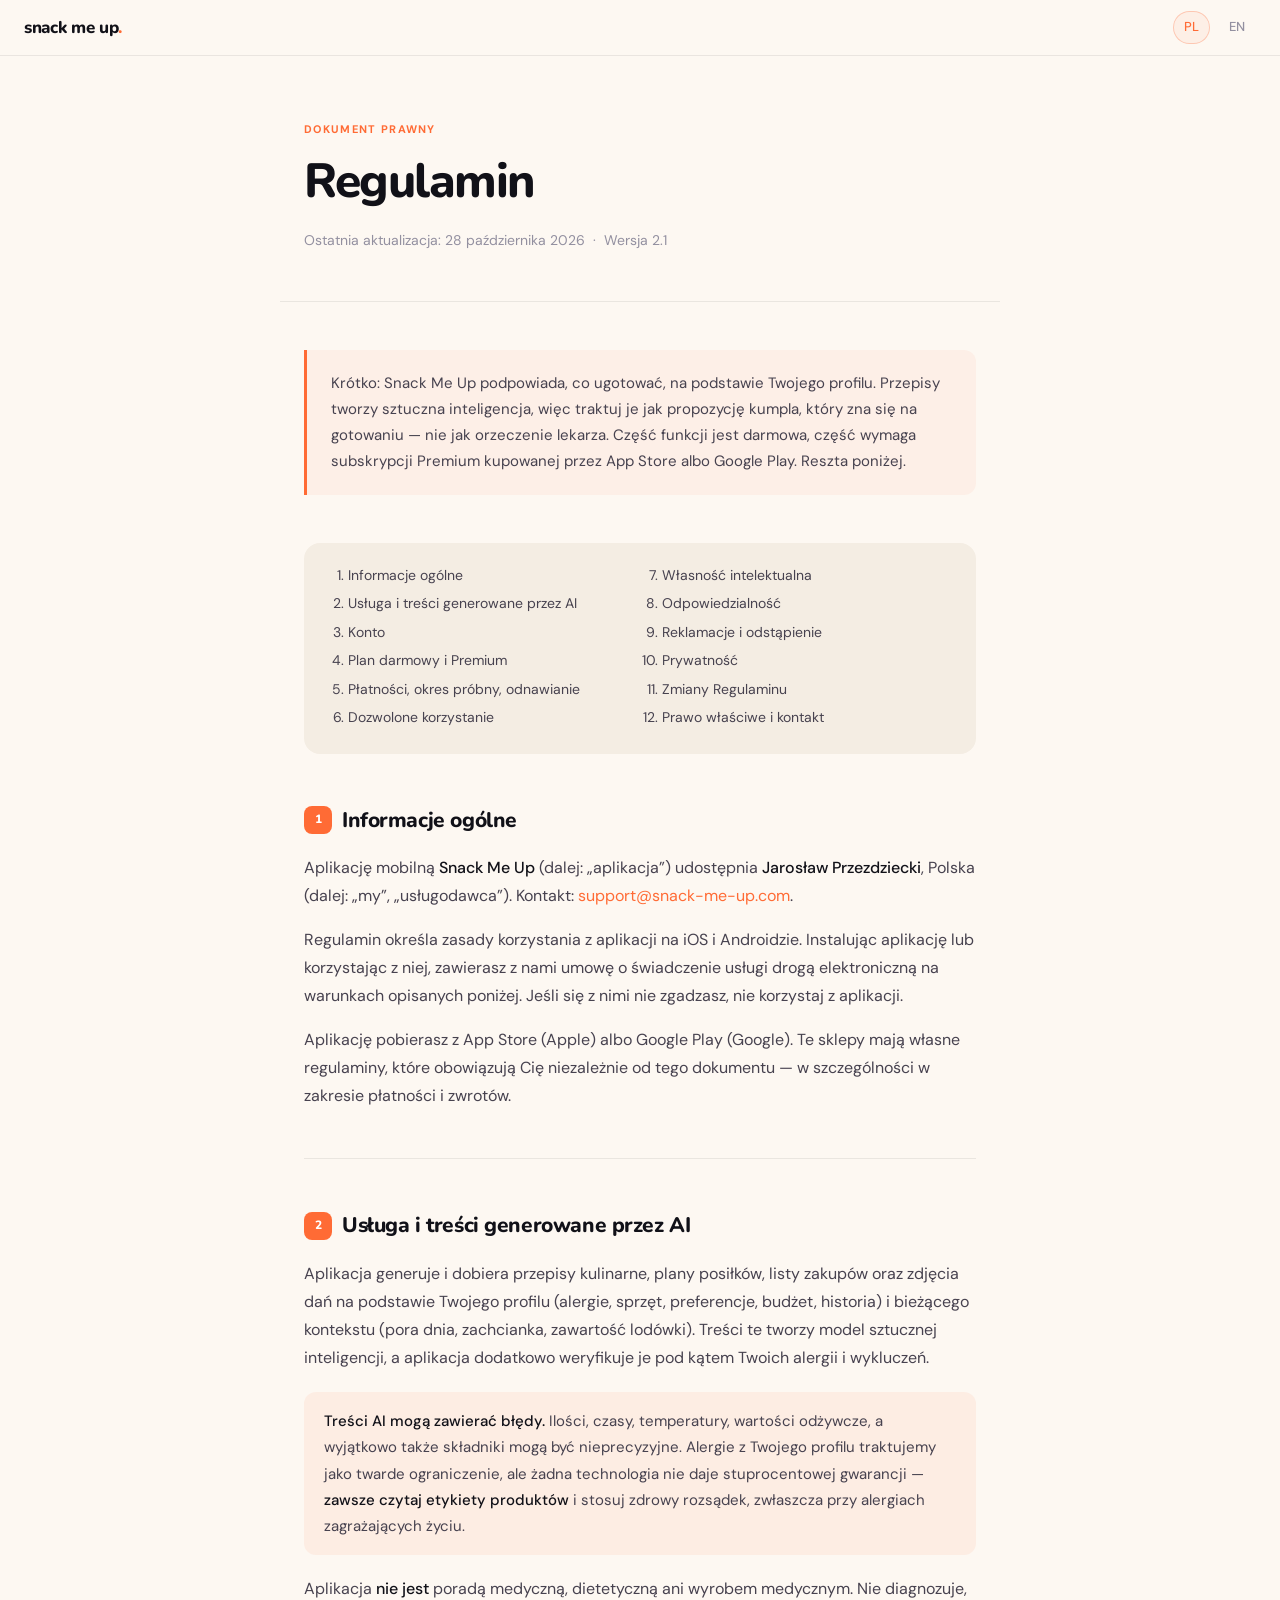
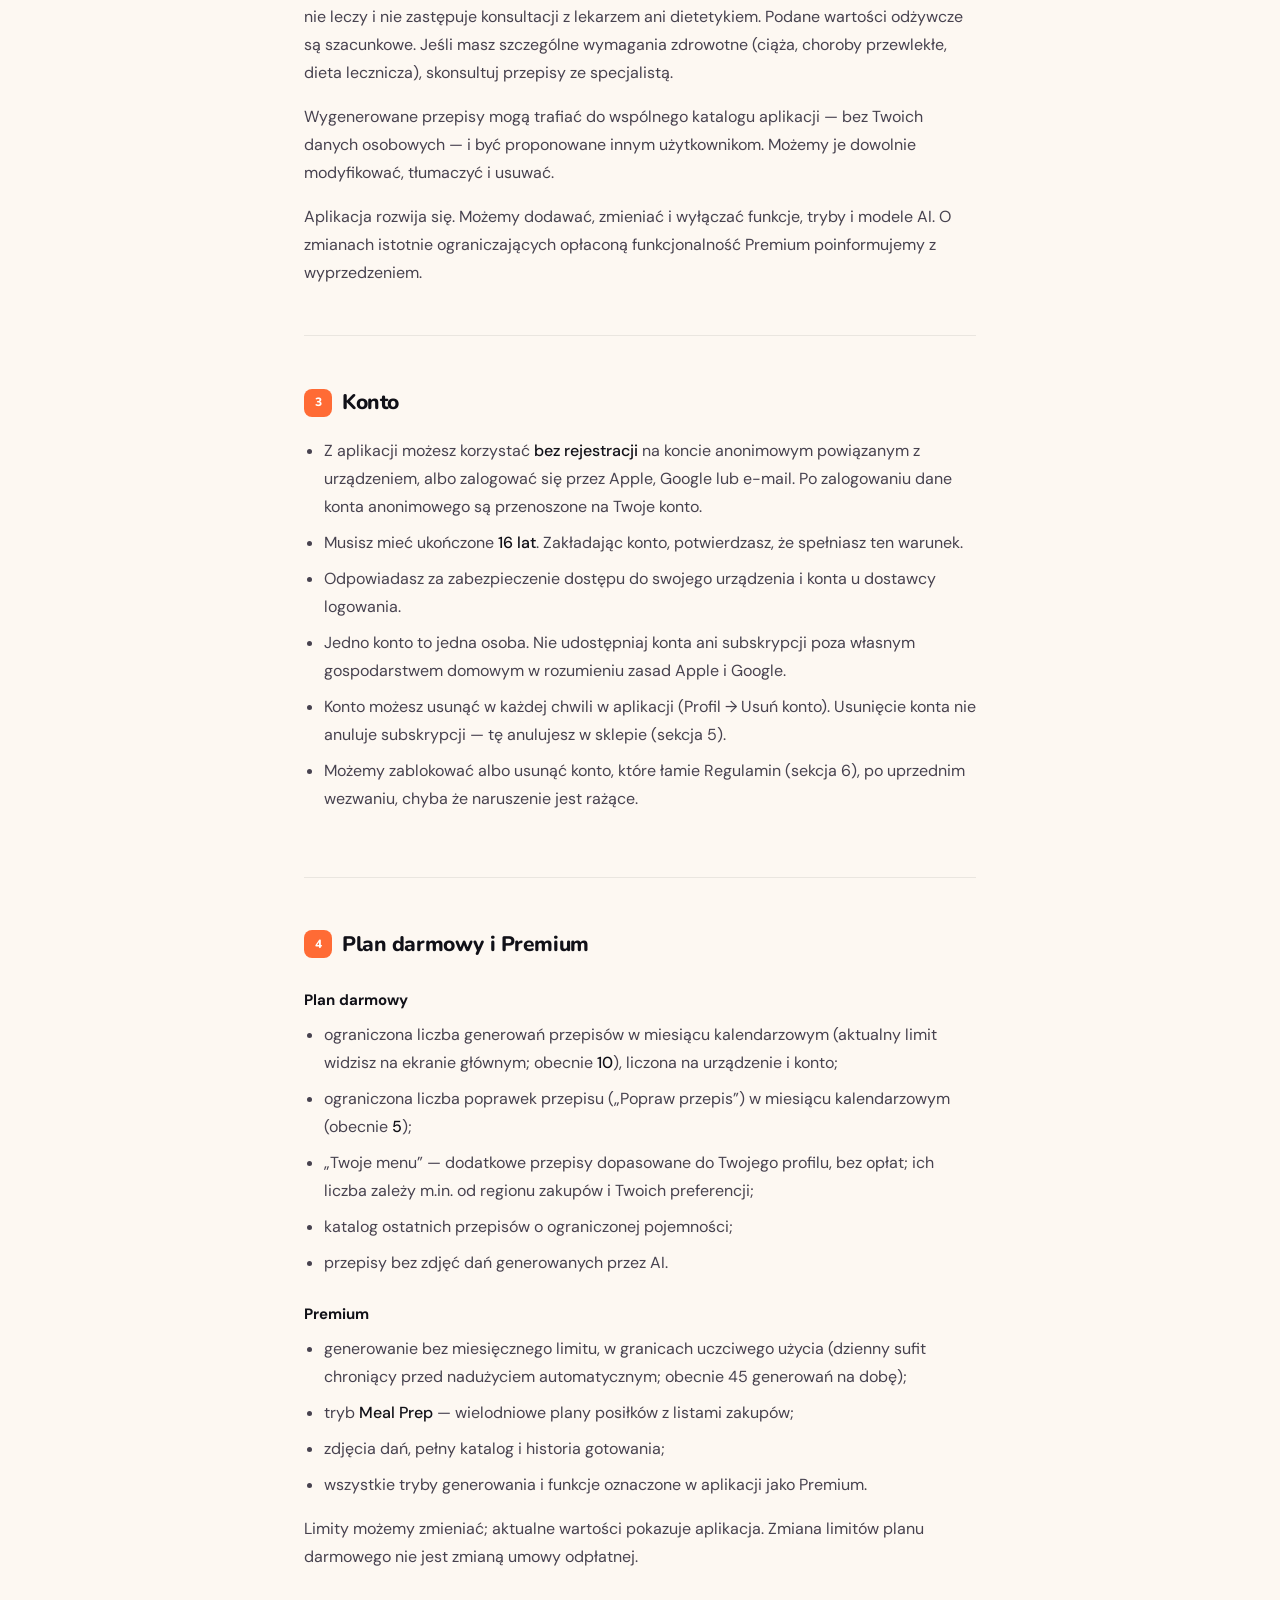
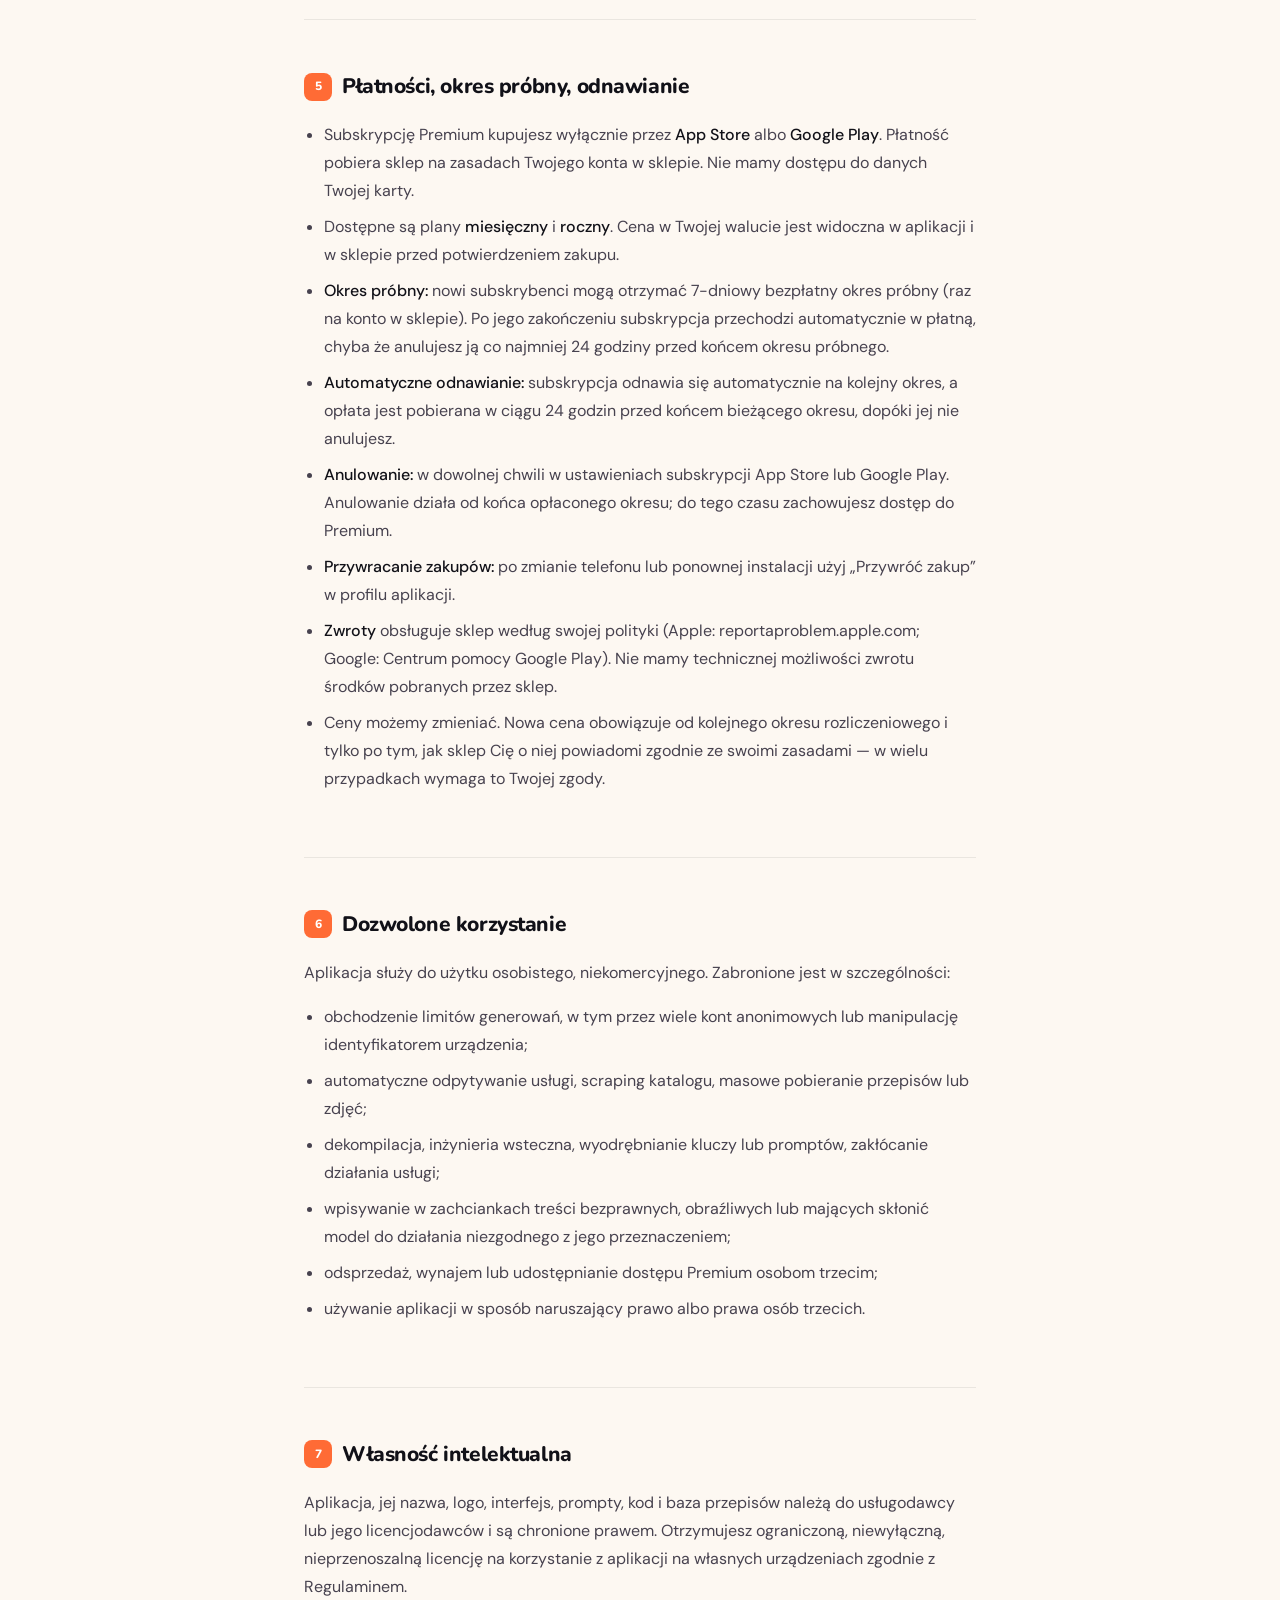
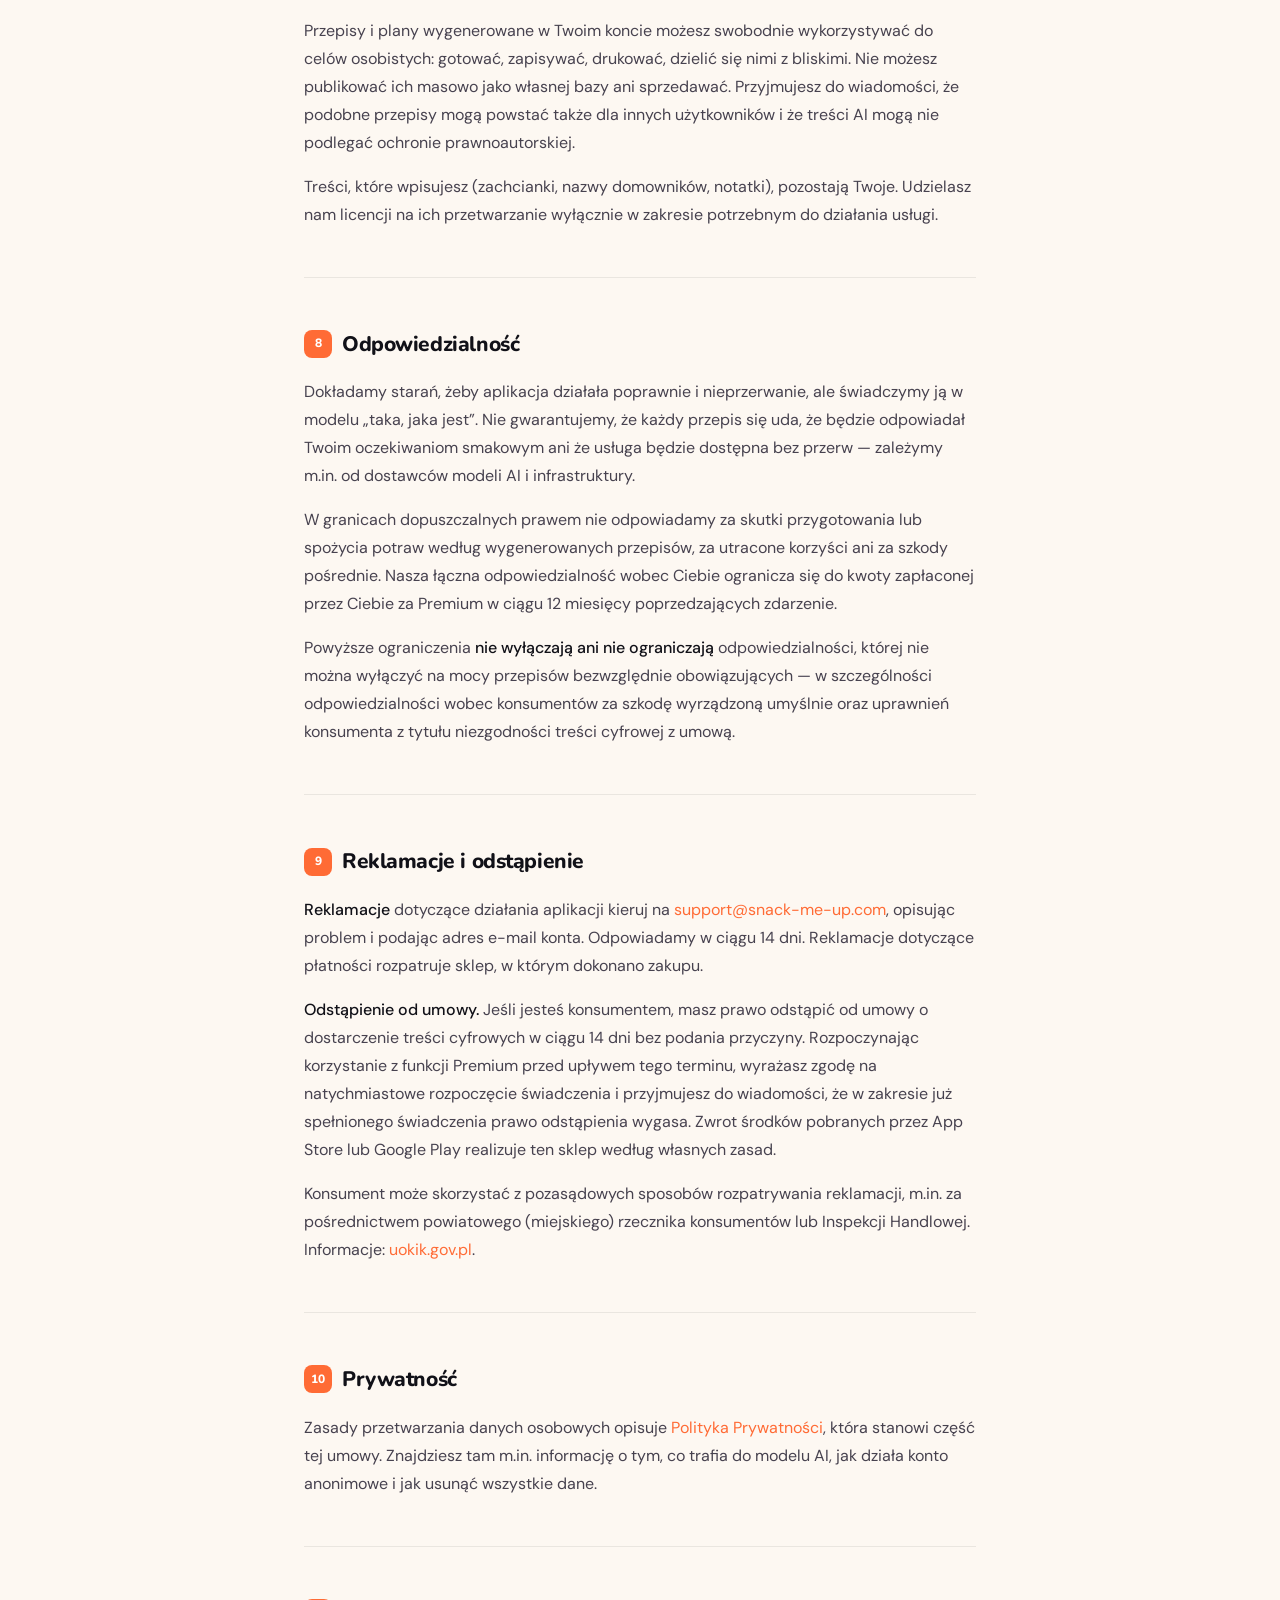
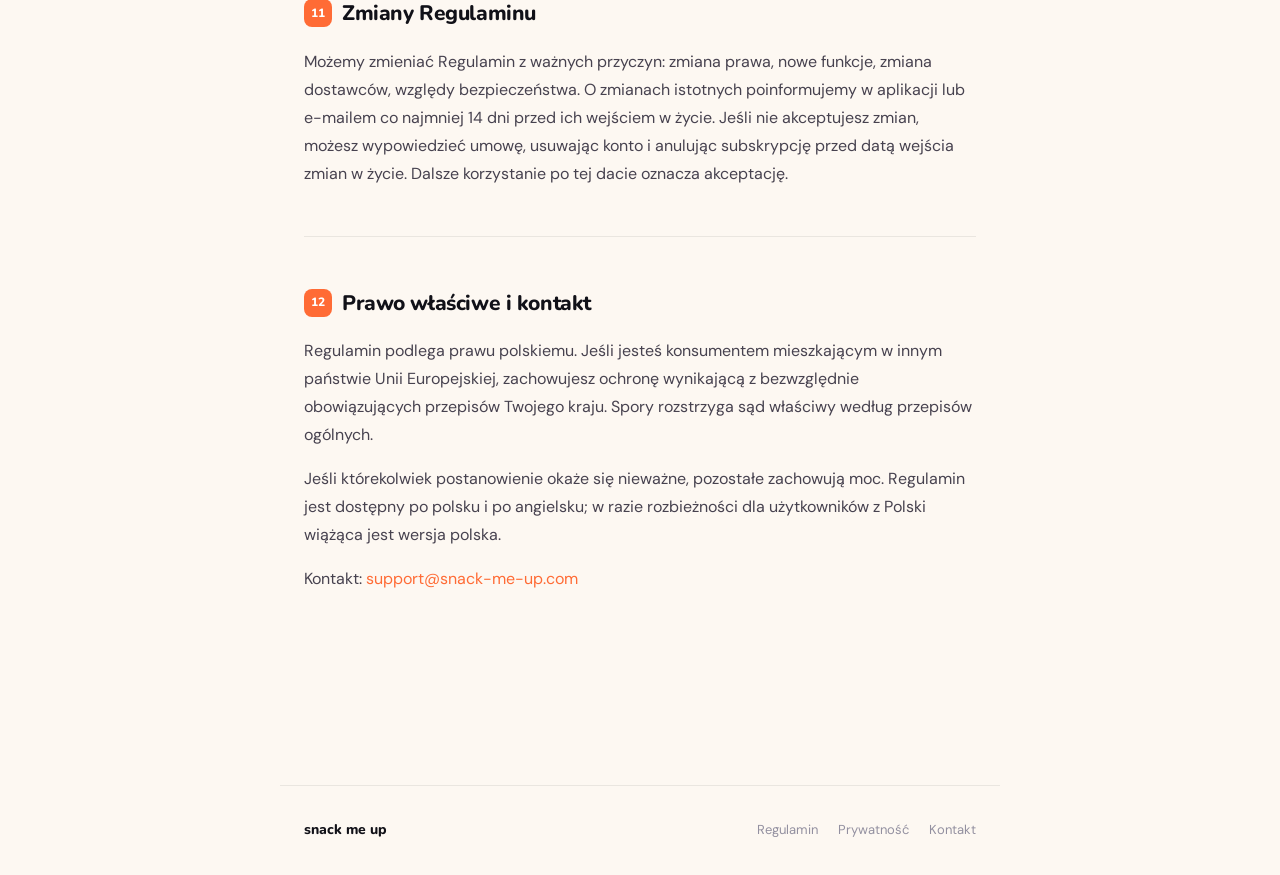
<file: terms/pl/index.html>
<!DOCTYPE html>
<html lang="pl">
<head>
  <meta charset="UTF-8">
  <meta name="viewport" content="width=device-width, initial-scale=1.0">
  <title>Regulamin — Snack Me Up</title>
  <meta name="description" content="Regulamin aplikacji Snack Me Up: zasady korzystania, plan darmowy i Premium, treści generowane przez AI, odpowiedzialność.">
  <link rel="alternate" hreflang="pl" href="https://snack-me-up.com/terms/pl/">
  <link rel="alternate" hreflang="en" href="https://snack-me-up.com/terms/en/">
  <link rel="alternate" hreflang="x-default" href="https://snack-me-up.com/terms/en/">
  <link rel="preconnect" href="https://fonts.googleapis.com">
  <link href="https://fonts.googleapis.com/css2?family=Nunito:wght@800&family=DM+Sans:wght@400;500;700&display=swap" rel="stylesheet">
  <link rel="stylesheet" href="/assets/legal.css">
</head>
<body>

<nav>
  <a class="nav-brand" href="/">snack me up<span>.</span></a>
  <div class="nav-lang">
    <a href="/terms/pl/" class="active">PL</a>
    <a href="/terms/en/">EN</a>
  </div>
</nav>

<header>
  <div class="doc-type">Dokument prawny</div>
  <h1>Regulamin</h1>
  <p class="meta">Ostatnia aktualizacja: 28 października 2026 &nbsp;·&nbsp; Wersja 2.1</p>
</header>

<main>
  <div class="intro-box">
    Krótko: Snack Me Up podpowiada, co ugotować, na podstawie Twojego profilu. Przepisy tworzy sztuczna inteligencja, więc traktuj je jak propozycję kumpla, który zna się na gotowaniu — nie jak orzeczenie lekarza. Część funkcji jest darmowa, część wymaga subskrypcji Premium kupowanej przez App Store albo Google Play. Reszta poniżej.
  </div>

  <div class="toc">
    <ol>
      <li><a href="#s1">Informacje ogólne</a></li>
      <li><a href="#s2">Usługa i treści generowane przez AI</a></li>
      <li><a href="#s3">Konto</a></li>
      <li><a href="#s4">Plan darmowy i Premium</a></li>
      <li><a href="#s5">Płatności, okres próbny, odnawianie</a></li>
      <li><a href="#s6">Dozwolone korzystanie</a></li>
      <li><a href="#s7">Własność intelektualna</a></li>
      <li><a href="#s8">Odpowiedzialność</a></li>
      <li><a href="#s9">Reklamacje i odstąpienie</a></li>
      <li><a href="#s10">Prywatność</a></li>
      <li><a href="#s11">Zmiany Regulaminu</a></li>
      <li><a href="#s12">Prawo właściwe i kontakt</a></li>
    </ol>
  </div>

  <section id="s1">
    <h2 data-n="1">Informacje ogólne</h2>
    <p>Aplikację mobilną <strong>Snack Me Up</strong> (dalej: „aplikacja”) udostępnia <strong>Jarosław Przezdziecki</strong>, Polska (dalej: „my”, „usługodawca”). Kontakt: <a href="mailto:support@snack-me-up.com">support@snack-me-up.com</a>.</p>
    <p>Regulamin określa zasady korzystania z aplikacji na iOS i Androidzie. Instalując aplikację lub korzystając z niej, zawierasz z nami umowę o świadczenie usługi drogą elektroniczną na warunkach opisanych poniżej. Jeśli się z nimi nie zgadzasz, nie korzystaj z aplikacji.</p>
    <p>Aplikację pobierasz z App Store (Apple) albo Google Play (Google). Te sklepy mają własne regulaminy, które obowiązują Cię niezależnie od tego dokumentu — w szczególności w zakresie płatności i zwrotów.</p>
  </section>

  <section id="s2">
    <h2 data-n="2">Usługa i treści generowane przez AI</h2>
    <p>Aplikacja generuje i dobiera przepisy kulinarne, plany posiłków, listy zakupów oraz zdjęcia dań na podstawie Twojego profilu (alergie, sprzęt, preferencje, budżet, historia) i bieżącego kontekstu (pora dnia, zachcianka, zawartość lodówki). Treści te tworzy model sztucznej inteligencji, a aplikacja dodatkowo weryfikuje je pod kątem Twoich alergii i wykluczeń.</p>
    <div class="highlight">
      <strong>Treści AI mogą zawierać błędy.</strong> Ilości, czasy, temperatury, wartości odżywcze, a wyjątkowo także składniki mogą być nieprecyzyjne. Alergie z Twojego profilu traktujemy jako twarde ograniczenie, ale żadna technologia nie daje stuprocentowej gwarancji — <strong>zawsze czytaj etykiety produktów</strong> i stosuj zdrowy rozsądek, zwłaszcza przy alergiach zagrażających życiu.
    </div>
    <p>Aplikacja <strong>nie jest</strong> poradą medyczną, dietetyczną ani wyrobem medycznym. Nie diagnozuje, nie leczy i nie zastępuje konsultacji z lekarzem ani dietetykiem. Podane wartości odżywcze są szacunkowe. Jeśli masz szczególne wymagania zdrowotne (ciąża, choroby przewlekłe, dieta lecznicza), skonsultuj przepisy ze specjalistą.</p>
    <p>Wygenerowane przepisy mogą trafiać do wspólnego katalogu aplikacji — bez Twoich danych osobowych — i być proponowane innym użytkownikom. Możemy je dowolnie modyfikować, tłumaczyć i usuwać.</p>
    <p>Aplikacja rozwija się. Możemy dodawać, zmieniać i wyłączać funkcje, tryby i modele AI. O zmianach istotnie ograniczających opłaconą funkcjonalność Premium poinformujemy z wyprzedzeniem.</p>
  </section>

  <section id="s3">
    <h2 data-n="3">Konto</h2>
    <ul>
      <li>Z aplikacji możesz korzystać <strong>bez rejestracji</strong> na koncie anonimowym powiązanym z urządzeniem, albo zalogować się przez Apple, Google lub e-mail. Po zalogowaniu dane konta anonimowego są przenoszone na Twoje konto.</li>
      <li>Musisz mieć ukończone <strong>16 lat</strong>. Zakładając konto, potwierdzasz, że spełniasz ten warunek.</li>
      <li>Odpowiadasz za zabezpieczenie dostępu do swojego urządzenia i konta u dostawcy logowania.</li>
      <li>Jedno konto to jedna osoba. Nie udostępniaj konta ani subskrypcji poza własnym gospodarstwem domowym w rozumieniu zasad Apple i Google.</li>
      <li>Konto możesz usunąć w każdej chwili w aplikacji (Profil → Usuń konto). Usunięcie konta nie anuluje subskrypcji — tę anulujesz w sklepie (sekcja 5).</li>
      <li>Możemy zablokować albo usunąć konto, które łamie Regulamin (sekcja 6), po uprzednim wezwaniu, chyba że naruszenie jest rażące.</li>
    </ul>
  </section>

  <section id="s4">
    <h2 data-n="4">Plan darmowy i Premium</h2>
    <h3>Plan darmowy</h3>
    <ul>
      <li>ograniczona liczba generowań przepisów w miesiącu kalendarzowym (aktualny limit widzisz na ekranie głównym; obecnie <strong>10</strong>), liczona na urządzenie i konto;</li>
      <li>ograniczona liczba poprawek przepisu („Popraw przepis”) w miesiącu kalendarzowym (obecnie <strong>5</strong>);</li>
      <li>„Twoje menu” — dodatkowe przepisy dopasowane do Twojego profilu, bez opłat; ich liczba zależy m.in. od regionu zakupów i Twoich preferencji;</li>
      <li>katalog ostatnich przepisów o ograniczonej pojemności;</li>
      <li>przepisy bez zdjęć dań generowanych przez AI.</li>
    </ul>
    <h3>Premium</h3>
    <ul>
      <li>generowanie bez miesięcznego limitu, w granicach uczciwego użycia (dzienny sufit chroniący przed nadużyciem automatycznym; obecnie 45 generowań na dobę);</li>
      <li>tryb <strong>Meal Prep</strong> — wielodniowe plany posiłków z listami zakupów;</li>
      <li>zdjęcia dań, pełny katalog i historia gotowania;</li>
      <li>wszystkie tryby generowania i funkcje oznaczone w aplikacji jako Premium.</li>
    </ul>
    <p>Limity możemy zmieniać; aktualne wartości pokazuje aplikacja. Zmiana limitów planu darmowego nie jest zmianą umowy odpłatnej.</p>
  </section>

  <section id="s5">
    <h2 data-n="5">Płatności, okres próbny, odnawianie</h2>
    <ul>
      <li>Subskrypcję Premium kupujesz wyłącznie przez <strong>App Store</strong> albo <strong>Google Play</strong>. Płatność pobiera sklep na zasadach Twojego konta w sklepie. Nie mamy dostępu do danych Twojej karty.</li>
      <li>Dostępne są plany <strong>miesięczny</strong> i <strong>roczny</strong>. Cena w Twojej walucie jest widoczna w aplikacji i w sklepie przed potwierdzeniem zakupu.</li>
      <li><strong>Okres próbny:</strong> nowi subskrybenci mogą otrzymać 7-dniowy bezpłatny okres próbny (raz na konto w sklepie). Po jego zakończeniu subskrypcja przechodzi automatycznie w płatną, chyba że anulujesz ją co najmniej 24 godziny przed końcem okresu próbnego.</li>
      <li><strong>Automatyczne odnawianie:</strong> subskrypcja odnawia się automatycznie na kolejny okres, a opłata jest pobierana w ciągu 24 godzin przed końcem bieżącego okresu, dopóki jej nie anulujesz.</li>
      <li><strong>Anulowanie:</strong> w dowolnej chwili w ustawieniach subskrypcji App Store lub Google Play. Anulowanie działa od końca opłaconego okresu; do tego czasu zachowujesz dostęp do Premium.</li>
      <li><strong>Przywracanie zakupów:</strong> po zmianie telefonu lub ponownej instalacji użyj „Przywróć zakup” w profilu aplikacji.</li>
      <li><strong>Zwroty</strong> obsługuje sklep według swojej polityki (Apple: reportaproblem.apple.com; Google: Centrum pomocy Google Play). Nie mamy technicznej możliwości zwrotu środków pobranych przez sklep.</li>
      <li>Ceny możemy zmieniać. Nowa cena obowiązuje od kolejnego okresu rozliczeniowego i tylko po tym, jak sklep Cię o niej powiadomi zgodnie ze swoimi zasadami — w wielu przypadkach wymaga to Twojej zgody.</li>
    </ul>
  </section>

  <section id="s6">
    <h2 data-n="6">Dozwolone korzystanie</h2>
    <p>Aplikacja służy do użytku osobistego, niekomercyjnego. Zabronione jest w szczególności:</p>
    <ul>
      <li>obchodzenie limitów generowań, w tym przez wiele kont anonimowych lub manipulację identyfikatorem urządzenia;</li>
      <li>automatyczne odpytywanie usługi, scraping katalogu, masowe pobieranie przepisów lub zdjęć;</li>
      <li>dekompilacja, inżynieria wsteczna, wyodrębnianie kluczy lub promptów, zakłócanie działania usługi;</li>
      <li>wpisywanie w zachciankach treści bezprawnych, obraźliwych lub mających skłonić model do działania niezgodnego z jego przeznaczeniem;</li>
      <li>odsprzedaż, wynajem lub udostępnianie dostępu Premium osobom trzecim;</li>
      <li>używanie aplikacji w sposób naruszający prawo albo prawa osób trzecich.</li>
    </ul>
  </section>

  <section id="s7">
    <h2 data-n="7">Własność intelektualna</h2>
    <p>Aplikacja, jej nazwa, logo, interfejs, prompty, kod i baza przepisów należą do usługodawcy lub jego licencjodawców i są chronione prawem. Otrzymujesz ograniczoną, niewyłączną, nieprzenoszalną licencję na korzystanie z aplikacji na własnych urządzeniach zgodnie z Regulaminem.</p>
    <p>Przepisy i plany wygenerowane w Twoim koncie możesz swobodnie wykorzystywać do celów osobistych: gotować, zapisywać, drukować, dzielić się nimi z bliskimi. Nie możesz publikować ich masowo jako własnej bazy ani sprzedawać. Przyjmujesz do wiadomości, że podobne przepisy mogą powstać także dla innych użytkowników i że treści AI mogą nie podlegać ochronie prawnoautorskiej.</p>
    <p>Treści, które wpisujesz (zachcianki, nazwy domowników, notatki), pozostają Twoje. Udzielasz nam licencji na ich przetwarzanie wyłącznie w zakresie potrzebnym do działania usługi.</p>
  </section>

  <section id="s8">
    <h2 data-n="8">Odpowiedzialność</h2>
    <p>Dokładamy starań, żeby aplikacja działała poprawnie i nieprzerwanie, ale świadczymy ją w modelu „taka, jaka jest”. Nie gwarantujemy, że każdy przepis się uda, że będzie odpowiadał Twoim oczekiwaniom smakowym ani że usługa będzie dostępna bez przerw — zależymy m.in. od dostawców modeli AI i infrastruktury.</p>
    <p>W granicach dopuszczalnych prawem nie odpowiadamy za skutki przygotowania lub spożycia potraw według wygenerowanych przepisów, za utracone korzyści ani za szkody pośrednie. Nasza łączna odpowiedzialność wobec Ciebie ogranicza się do kwoty zapłaconej przez Ciebie za Premium w ciągu 12 miesięcy poprzedzających zdarzenie.</p>
    <p>Powyższe ograniczenia <strong>nie wyłączają ani nie ograniczają</strong> odpowiedzialności, której nie można wyłączyć na mocy przepisów bezwzględnie obowiązujących — w szczególności odpowiedzialności wobec konsumentów za szkodę wyrządzoną umyślnie oraz uprawnień konsumenta z tytułu niezgodności treści cyfrowej z umową.</p>
  </section>

  <section id="s9">
    <h2 data-n="9">Reklamacje i odstąpienie</h2>
    <p><strong>Reklamacje</strong> dotyczące działania aplikacji kieruj na <a href="mailto:support@snack-me-up.com">support@snack-me-up.com</a>, opisując problem i podając adres e-mail konta. Odpowiadamy w ciągu 14 dni. Reklamacje dotyczące płatności rozpatruje sklep, w którym dokonano zakupu.</p>
    <p><strong>Odstąpienie od umowy.</strong> Jeśli jesteś konsumentem, masz prawo odstąpić od umowy o dostarczenie treści cyfrowych w ciągu 14 dni bez podania przyczyny. Rozpoczynając korzystanie z funkcji Premium przed upływem tego terminu, wyrażasz zgodę na natychmiastowe rozpoczęcie świadczenia i przyjmujesz do wiadomości, że w zakresie już spełnionego świadczenia prawo odstąpienia wygasa. Zwrot środków pobranych przez App Store lub Google Play realizuje ten sklep według własnych zasad.</p>
    <p>Konsument może skorzystać z pozasądowych sposobów rozpatrywania reklamacji, m.in. za pośrednictwem powiatowego (miejskiego) rzecznika konsumentów lub Inspekcji Handlowej. Informacje: <a href="https://uokik.gov.pl" target="_blank" rel="noopener">uokik.gov.pl</a>.</p>
  </section>

  <section id="s10">
    <h2 data-n="10">Prywatność</h2>
    <p>Zasady przetwarzania danych osobowych opisuje <a href="/privacy/pl/">Polityka Prywatności</a>, która stanowi część tej umowy. Znajdziesz tam m.in. informację o tym, co trafia do modelu AI, jak działa konto anonimowe i jak usunąć wszystkie dane.</p>
  </section>

  <section id="s11">
    <h2 data-n="11">Zmiany Regulaminu</h2>
    <p>Możemy zmieniać Regulamin z ważnych przyczyn: zmiana prawa, nowe funkcje, zmiana dostawców, względy bezpieczeństwa. O zmianach istotnych poinformujemy w aplikacji lub e-mailem co najmniej 14 dni przed ich wejściem w życie. Jeśli nie akceptujesz zmian, możesz wypowiedzieć umowę, usuwając konto i anulując subskrypcję przed datą wejścia zmian w życie. Dalsze korzystanie po tej dacie oznacza akceptację.</p>
  </section>

  <section id="s12">
    <h2 data-n="12">Prawo właściwe i kontakt</h2>
    <p>Regulamin podlega prawu polskiemu. Jeśli jesteś konsumentem mieszkającym w innym państwie Unii Europejskiej, zachowujesz ochronę wynikającą z bezwzględnie obowiązujących przepisów Twojego kraju. Spory rozstrzyga sąd właściwy według przepisów ogólnych.</p>
    <p>Jeśli którekolwiek postanowienie okaże się nieważne, pozostałe zachowują moc. Regulamin jest dostępny po polsku i po angielsku; w razie rozbieżności dla użytkowników z Polski wiążąca jest wersja polska.</p>
    <p>Kontakt: <a href="mailto:support@snack-me-up.com">support@snack-me-up.com</a></p>
  </section>
</main>

<footer>
  <div class="footer-brand">snack me up</div>
  <div class="footer-links">
    <a href="/terms/pl/">Regulamin</a>
    <a href="/privacy/pl/">Prywatność</a>
    <a href="mailto:support@snack-me-up.com">Kontakt</a>
  </div>
</footer>

</body>
</html>
</file>
<file: assets/legal.css>
/* snack me up — strony legal. Tokeny z lib/theme.ts aplikacji (E_MASTER §7):
   parchment / ink / o. Nagłówki Nunito 800, treść DM Sans — jak w aplikacji po redesignie;
   Syne wycofany (#123). */
:root { --o: #FF6B35; --ink: #111118; --parchment: #FDF8F2; --parchment-mid: #F4EDE3; --body: #47424F; --muted: #9390A0; --rule: rgba(17,17,24,0.08); }
/* Tokeny dodatkowe dla strony glownej (MKT-2) — te same zrodlo: paleta marki z smu-design §1.
   Strony legal ich nie uzywaja; zyja tutaj, bo home.css celowo nie definiuje kolorow. */
:root { --ink-mid: #1E1E2C; --o-hi: #FF8C5A; --o-lo: #FFF3EC; --g: #2F9E5E; --m-hero: #74D9A0; --m-sweet: #C2416F; --m-prep: #82B2D2; --m-fryer: #F2C94C; }
*, *::before, *::after { box-sizing: border-box; margin: 0; padding: 0; }
html { scroll-behavior: smooth; }
body { background: var(--parchment); color: var(--body); font-family: 'DM Sans', system-ui, sans-serif; font-size: 16px; line-height: 1.75; -webkit-font-smoothing: antialiased; }
nav { position: sticky; top: 0; z-index: 100; background: rgba(253,248,242,0.92); backdrop-filter: blur(16px); border-bottom: 1px solid var(--rule); padding: 0 24px; height: 56px; display: flex; align-items: center; justify-content: space-between; }
.nav-brand { font-family: 'Nunito', sans-serif; font-weight: 800; font-size: 17px; color: var(--ink); text-decoration: none; letter-spacing: -0.02em; }
.nav-brand span { color: var(--o); }
.nav-lang { display: flex; gap: 8px; }
.nav-lang a { font-size: 13px; font-weight: 500; color: var(--muted); text-decoration: none; padding: 4px 10px; border-radius: 100px; border: 1px solid transparent; transition: all 0.2s; }
.nav-lang a.active { color: var(--o); border-color: rgba(255,107,53,0.3); background: rgba(255,107,53,0.06); }
.nav-lang a:hover:not(.active) { color: var(--ink); }
header { border-bottom: 1px solid var(--rule); padding: 64px 24px 48px; max-width: 720px; margin: 0 auto; }
.doc-type { font-size: 11px; font-weight: 700; letter-spacing: 0.12em; text-transform: uppercase; color: var(--o); margin-bottom: 16px; }
h1 { font-family: 'Nunito', sans-serif; font-weight: 800; font-size: clamp(32px, 5vw, 48px); color: var(--ink); letter-spacing: -0.03em; line-height: 1.1; margin-bottom: 20px; }
.meta { font-size: 14px; color: var(--muted); }
main { max-width: 720px; margin: 0 auto; padding: 48px 24px 96px; }
.intro-box { background: rgba(255,107,53,0.06); border-left: 3px solid var(--o); border-radius: 0 12px 12px 0; padding: 20px 24px; margin-bottom: 48px; font-size: 15px; }
.toc { background: var(--parchment-mid); border-radius: 16px; padding: 20px 24px; margin-bottom: 48px; font-size: 14px; }
.toc ol { padding-left: 20px; columns: 2; column-gap: 24px; margin: 0; }
.toc li { margin-bottom: 4px; break-inside: avoid; }
.toc a { color: var(--body); }
section { margin-bottom: 48px; padding-bottom: 48px; border-bottom: 1px solid var(--rule); scroll-margin-top: 72px; }
section:last-child { border-bottom: none; }
h2 { font-family: 'Nunito', sans-serif; font-weight: 800; font-size: 21px; color: var(--ink); letter-spacing: -0.02em; margin-bottom: 16px; display: flex; align-items: center; gap: 10px; }
h2::before { content: attr(data-n); display: inline-flex; align-items: center; justify-content: center; width: 28px; height: 28px; background: var(--o); color: white; font-size: 12px; font-weight: 800; border-radius: 8px; flex-shrink: 0; }
h3 { font-family: 'DM Sans', sans-serif; font-weight: 700; font-size: 15px; color: var(--ink); margin: 24px 0 8px; }
p { margin-bottom: 16px; }
p:last-child { margin-bottom: 0; }
ul, ol { padding-left: 20px; margin-bottom: 16px; }
li { margin-bottom: 8px; }
strong { color: var(--ink); font-weight: 500; }
.highlight { background: rgba(255,107,53,0.08); border-radius: 12px; padding: 16px 20px; margin: 20px 0; font-size: 15px; }
.table-wrap { overflow-x: auto; margin: 20px 0; }
table { width: 100%; border-collapse: collapse; font-size: 14px; min-width: 520px; }
th { background: rgba(17,17,24,0.04); color: var(--ink); font-weight: 500; text-align: left; padding: 10px 14px; border-bottom: 2px solid var(--rule); }
td { padding: 10px 14px; border-bottom: 1px solid var(--rule); vertical-align: top; }
tr:last-child td { border-bottom: none; }
a { color: var(--o); text-decoration: none; }
a:hover { text-decoration: underline; }
footer { border-top: 1px solid var(--rule); padding: 32px 24px; max-width: 720px; margin: 0 auto; display: flex; justify-content: space-between; align-items: center; flex-wrap: wrap; gap: 12px; }
.footer-brand { font-family: 'Nunito', sans-serif; font-weight: 800; font-size: 14px; color: var(--ink); }
.footer-links { display: flex; gap: 20px; }
.footer-links a { font-size: 13px; color: var(--muted); }
@media (max-width: 600px) { footer { flex-direction: column; align-items: flex-start; } .toc ol { columns: 1; } }
</file>
<file: assets/home.css>
/* snack me up — strona główna. Dokłada się do assets/legal.css i NIE definiuje
   własnych kolorów ani krojów: wszystkie tokeny (--o / --ink / --parchment / --ink-mid /
   --o-lo / --m-*) pochodzą z legal.css, a te z palety marki (smu-design §1).
   Role krojów jak w aplikacji: Nunito 800 = nagłówki, etykiety, przyciski ·
   Fraunces italic = wyłącznie nazwy dań · DM Sans = wszystko, co się czyta. */

/* ---------- reset reguł dziedziczonych ze stron legal ----------
   :where() trzyma specyficzność na poziomie samego elementu, żeby klasy sekcji niżej wygrywały. */
body.home { overflow-x: clip; }
:where(.home) section { margin: 0; padding: 0; border: 0; scroll-margin-top: 72px; }
:where(.home) h2 { display: block; font-size: clamp(30px, 4.4vw, 46px); line-height: 1.08; letter-spacing: -0.03em; margin: 0 0 20px; text-wrap: balance; }
:where(.home) h2::before { content: none; display: none; }
:where(.home) h3 { font-family: 'Nunito', sans-serif; font-weight: 800; letter-spacing: -0.02em; margin: 0; }
:where(.home) ul { list-style: none; padding: 0; margin: 0; }
:where(.home) li { margin: 0; }

.wrap { max-width: 1120px; margin: 0 auto; padding: 0 24px; }
/* arkusze nasuwajace sie na siebie przy przewijaniu (sekcja G): gorna zaokraglona krawedz + ujemny
   margines chowaja szew pod poprzednia sekcja; padding-bottom wiekszy o 36px, zeby tresc na dole
   poprzedniej sekcji nie weszla pod nastepny arkusz. */
.band { position: relative; padding-top: clamp(72px, 10vw, 128px); padding-bottom: calc(clamp(72px, 10vw, 128px) + 36px); border-radius: 36px 36px 0 0; margin-top: -36px; }
.eyebrow { font-family: 'Nunito', sans-serif; font-weight: 800; font-size: 12px; letter-spacing: 0.14em; text-transform: uppercase; color: var(--o); margin-bottom: 14px; }
.lede { font-size: clamp(17px, 1.6vw, 19px); line-height: 1.65; max-width: 56ch; }

/* ---------- odznaka z ikoną: kółko 44px, wariant sm 36px, ciemne tło i karty trybów mają własny kolor ---------- */
.ico { display: inline-flex; align-items: center; justify-content: center; width: 44px; height: 44px; border-radius: 50%; background: var(--o-lo); color: var(--o); flex: none; }
.ico svg { width: 22px; height: 22px; }
.ico.sm { width: 36px; height: 36px; }
.ico.sm svg { width: 18px; height: 18px; }
.knows .ico { background: rgba(255,107,53,0.16); color: var(--o-hi); }
.mode .ico { background: color-mix(in srgb, var(--mc) 18%, transparent); color: var(--mc); }

/* ---------- czipy: pigułki z małą ikoną, kolor ikony zawsze --o ---------- */
.chips { display: flex; flex-wrap: wrap; gap: 8px; margin-top: 16px; }
.chips li { display: inline-flex; align-items: center; gap: 6px; box-shadow: inset 0 0 0 1px var(--rule); background: var(--parchment); border-radius: 100px; padding: 6px 14px; font-family: 'DM Sans', sans-serif; font-weight: 500; font-size: 14px; color: var(--ink); }
.chips li svg { width: 16px; height: 16px; color: var(--o); flex: none; }

/* ---------- nav ---------- */
.nav-links { display: none; gap: 28px; }
.nav-links a { font-size: 14px; font-weight: 500; color: var(--body); text-decoration: none; }
.nav-links a:hover { color: var(--ink); text-decoration: none; }
@media (min-width: 820px) { .nav-links { display: flex; } }

/* ---------- pigułka „Pobierz" w nav: obok przełącznika języka, widoczna zawsze ---------- */
.nav-right { display: flex; align-items: center; gap: 14px; }
.nav-cta { font-family: 'Nunito', sans-serif; font-weight: 800; font-size: 14px; letter-spacing: -0.01em; color: var(--parchment); background: var(--ink); padding: 8px 16px; border-radius: 100px; text-decoration: none; white-space: nowrap; flex: none; transition: background-color 0.15s ease; }
.nav-cta:hover { background: var(--ink-mid); text-decoration: none; }
/* na wąskim ekranie: brand + przełącznik + pigułka mają zmieścić się w jednej linii — dociskamy odstępy, nie tekst */
@media (max-width: 380px) {
  .home nav { padding-inline: 16px; }
  .nav-right { gap: 8px; }
  .nav-lang { gap: 4px; }
  .nav-lang a { padding: 4px 7px; }
  .nav-cta { padding: 8px 12px; font-size: 13px; }
}

/* ---------- telefon: ramka w CSS, ekran to prawdziwy zrzut ---------- */
.phone { --pw: 288px; width: var(--pw); flex: none; padding: calc(var(--pw) * 0.032); border-radius: calc(var(--pw) * 0.16); background: var(--ink); box-shadow: 0 0 0 1px rgba(253,248,242,0.10) inset, 0 40px 70px -30px rgba(17,17,24,0.45), 0 14px 28px -14px rgba(17,17,24,0.30); }
.phone img, .phone .screens { display: block; width: 100%; height: auto; border-radius: calc(var(--pw) * 0.13); }
.phone .screens { position: relative; overflow: hidden; aspect-ratio: 360 / 780; }
.phone .screens img { position: absolute; inset: 0; height: 100%; border-radius: 0; opacity: 0; transition: opacity 0.5s ease; }

/* ---------- 1. hero ---------- */
.hero { padding-block: clamp(40px, 7vw, 96px) clamp(64px, 9vw, 120px); overflow: clip; }
.hero-grid { display: grid; gap: 56px; align-items: center; }
.hero .tagline { font-family: 'Nunito', sans-serif; font-weight: 800; font-size: 15px; letter-spacing: -0.01em; color: var(--o); margin-bottom: 18px; }
.hero h1 { font-size: clamp(40px, 6.4vw, 72px); line-height: 1.02; letter-spacing: -0.035em; margin-bottom: 24px; text-wrap: balance; }
.hero .lead { font-size: clamp(18px, 1.9vw, 21px); line-height: 1.5; color: var(--ink); margin-bottom: 14px; max-width: 40ch; }
.hero .sub { font-size: 16px; color: var(--body); max-width: 54ch; }
.hero-visual { position: relative; display: grid; place-items: center; min-height: 600px; }
.hero-visual .plate { position: absolute; z-index: 0; width: min(430px, 116vw); height: auto; aspect-ratio: 1; border-radius: 50%; object-fit: cover; left: 50%; top: 50%; transform: translate(-16%, -62%); box-shadow: 0 30px 60px -30px rgba(17,17,24,0.35); }
.hero-visual .phone { position: relative; z-index: 1; transform: translateX(-9%); }
@media (min-width: 900px) {
  .hero-grid { grid-template-columns: minmax(0, 1.08fr) minmax(0, 0.92fr); gap: 40px; }
  .hero-visual { min-height: 660px; }
  .hero-visual .phone { --pw: 304px; }
}
/* hero przyklejony: tylko na duzym, wysokim ekranie i gdy ruch jest wlaczony — nastepny arkusz nasuwa sie na niego */
@media (min-width: 900px) and (min-height: 760px) and (prefers-reduced-motion: no-preference) {
  .hero { position: sticky; top: 56px; z-index: 0; }
}

/* gap 16px: odznaka Google wymaga wolnego pola min. ¼ swojej wysokości (52 px → 13 px) */
.stores { display: flex; flex-wrap: wrap; gap: 16px; align-items: center; margin-top: 34px; }
.store-btn { display: inline-flex; align-items: center; gap: 10px; min-height: 50px; background: var(--ink); color: var(--parchment); font-family: 'Nunito', sans-serif; font-weight: 800; font-size: 16px; letter-spacing: -0.01em; padding: 12px 24px; border-radius: 100px; text-decoration: none; transition: transform 0.15s ease, background-color 0.15s ease; }
.store-btn:hover { text-decoration: none; background: var(--ink-mid); transform: translateY(-1px); }
.store-btn svg { flex-shrink: 0; }
/* Stan „wkrótce": kotwica bez href nie jest linkiem — nie da się w nią wejść ani klawiaturą, ani czytnikiem.
   Wysokość 52px zrównuje pigułkę z oficjalną odznaką Google obok niej. */
.store-btn.is-soon { height: 52px; background: transparent; color: var(--muted); box-shadow: inset 0 0 0 1.5px rgba(17,17,24,0.14); cursor: default; }
.store-btn.is-soon:hover { transform: none; background: transparent; }
.soon-tag { font-family: 'DM Sans', sans-serif; font-weight: 500; font-size: 12px; letter-spacing: 0.02em; color: var(--o); background: var(--o-lo); padding: 3px 9px; border-radius: 100px; }
/* Oficjalne odznaki sklepów: grafiki nie modyfikujemy, tylko sadzamy w jednej linii bazowej z pigułką obok.
   Baza gotowa na SVG Apple (bez marginesu). PNG Google niesie wbudowany przezroczysty margines,
   RÓŻNY w PL i EN (zmierzony alpha.getbbox()): pl top/bottom 29px na 250px, en 41px na wszystkich krawędziach —
   ujemny margines kompensuje go, żeby widoczna odznaka miała 52px, tak jak pigułka is-soon obok. */
.store-badge { display: inline-flex; align-items: center; transition: transform 0.15s ease; }
.store-badge:hover { transform: translateY(-1px); }
.store-badge img { display: block; height: 52px; width: auto; }
.store-badge img[src*="google-play-pl"] { height: 67.71px; margin-block: -7.85px; }
.store-badge img[src*="google-play-en"] { height: 77.38px; margin-block: -12.69px; }
/* Telefon (MKT-3a+, decyzja PO 24.09.2026): przy 52px para odznak nie mieści się w jednej linii
   (w panelu .get zostaje 271px przy 375px ekranu). Obie odznaki schodzą do 40px — minimum Apple — i nadal są równe;
   EN kompensuje też boczny margines PNG (41px na 250px). */
@media (max-width: 419px) {
  .stores { gap: 12px; }
  .store-badge img { height: 40px; }
  .store-badge img[src*="google-play-pl"] { height: 52.08px; margin-block: -6.04px; }
  .store-badge img[src*="google-play-en"] { height: 59.52px; margin: -9.76px; }
  .os-apple .store-badge img { height: 52px; }
  .os-google .store-badge img[src*="google-play-pl"] { height: 67.71px; margin-block: -7.85px; }
  .os-google .store-badge img[src*="google-play-en"] { height: 77.38px; margin: -12.69px 0; }
}
/* Rozpoznany telefon (story.js dodaje .os-apple / .os-google, PO 14.10.2026): zostaje tylko odznaka jego sklepu,
   więc na wąskim ekranie wraca do pełnych 52px. Komputer i nierozpoznane urządzenia widzą obie. */
.os-apple .store-badge[href*="google"], .os-google .store-badge[href*="apple"] { display: none; }
.stores-note { margin-top: 16px; font-size: 14px; color: var(--muted); }
.stores-note a { color: var(--body); text-decoration: underline; text-decoration-color: rgba(255,107,53,0.5); text-underline-offset: 3px; }

/* ---------- 2. problem ---------- */
.problem { background: var(--parchment-mid); z-index: 1; }
.problem-head { max-width: 800px; }
.problem-grid { display: grid; gap: 20px; margin-top: 40px; }
.problem-card { background: var(--parchment); border-radius: 28px; padding: 28px; }
.problem-card h3 { font-size: 20px; margin: 18px 0 8px; }
.problem-card p { font-size: 16px; color: var(--body); }
.problem-close { margin-top: 40px; max-width: 800px; font-size: clamp(18px, 2vw, 22px); line-height: 1.6; color: var(--ink); }
@media (min-width: 760px) { .problem-grid { grid-template-columns: repeat(3, minmax(0, 1fr)); } }

/* ---------- 3. jak to działa ---------- */
.how { background: var(--parchment); z-index: 2; }
.how-head { max-width: 640px; margin-bottom: clamp(40px, 6vw, 72px); }
.how-lead { margin-top: 14px; font-size: clamp(17px, 1.8vw, 19px); line-height: 1.6; color: var(--body); max-width: 60ch; }
.steps { display: flex; gap: 20px; overflow-x: auto; scroll-snap-type: x mandatory; scroll-padding-inline: 24px; margin-inline: -24px; padding: 8px 24px 28px; scrollbar-width: none; }
.steps::-webkit-scrollbar { display: none; }
.step { flex: 0 0 min(86vw, 360px); scroll-snap-align: start; display: flex; flex-direction: column; }
.step-copy { margin-bottom: 28px; }
.step-row { display: flex; align-items: center; gap: 12px; margin-bottom: 14px; }
.step-no { width: 36px; height: 36px; border-radius: 50%; background: var(--o); color: var(--parchment); font-family: 'Nunito', sans-serif; font-weight: 800; font-size: 15px; display: flex; align-items: center; justify-content: center; flex: none; }
.step .when { font-family: 'Nunito', sans-serif; font-weight: 800; font-size: 12px; letter-spacing: 0.14em; text-transform: uppercase; color: var(--o); margin: 0; }
.step h3 { font-size: clamp(21px, 2.4vw, 30px); line-height: 1.15; color: var(--ink); margin-bottom: 12px; text-wrap: balance; }
.step p { font-size: 16px; max-width: 44ch; }
.stage { display: none; }

/* para nachodzacych telefonow karty kroku (karuzela / siatka statyczna): sama geometria co telefony
   Meal Prep, sekcja 4b (tylny -4deg, przedni +3deg, wlasciwosc rotate). Bez przycinania — uzasadnienie przy .prep-row-phones. */
.step-phones { --ppw: min(38vw, 170px); position: relative; width: calc(var(--ppw) * 1.55); height: calc(var(--ppw) * 2.3 + 60px); margin: auto auto 0; overflow: visible; }
.step-phones .phone { --pw: var(--ppw); }
.step-phone { position: absolute; top: 0; left: 0; }
.step-phone--back { rotate: -4deg; }
.step-phone--front { z-index: 1; rotate: 3deg; top: 40px; left: calc(var(--ppw) * 0.45); }

@media (min-width: 900px) {
  /* bez skryptu albo przy prefers-reduced-motion: siatka po 3, pieciu kart nie dzieli rowno — zawija sie 3+2 */
  .steps { display: grid; grid-template-columns: repeat(3, minmax(0, 1fr)); gap: 40px; overflow: visible; margin: 0; padding: 0; }

  /* ze skryptem: para telefonow stoi w miejscu, OBA ekrany zmieniaja sie z krokiem */
  .how.is-sticky .how-grid { display: grid; grid-template-columns: minmax(0, 1fr) minmax(0, 1fr); gap: 64px; }
  .how.is-sticky .steps { display: block; position: relative; padding-left: 28px; }
  .how.is-sticky .steps::before { content: ''; position: absolute; left: 0; top: 0; bottom: 0; width: 2px; border-radius: 2px; background: var(--rule); }
  .how.is-sticky .steps::after { content: ''; position: absolute; left: 0; top: 0; width: 2px; border-radius: 2px; background: var(--o); height: calc((var(--active, 0) + 1) / 5 * 100%); transition: height 0.4s ease; }
  .how.is-sticky .step { min-height: 64vh; justify-content: center; opacity: 0.35; transition: opacity 0.35s ease; }
  .how.is-sticky .step.is-active { opacity: 1; }
  .how.is-sticky .step-phones { display: none; }
  .how.is-sticky .step-copy { margin-bottom: 0; }
  .how.is-sticky .step h3 { font-size: clamp(28px, 3vw, 38px); }
  .how.is-sticky .step p { font-size: 18px; }
  .how.is-sticky .stage { display: grid; place-items: center; position: sticky; align-self: start; top: max(72px, calc(50vh - 330px)); height: min(660px, calc(100vh - 88px)); }
  /* scena: para telefonow jak w karcie kroku, ale wieksza i wysokosc liczona z okna, nie z karty */
  .stage-phones { --ppw: min(250px, calc((100vh - 140px) * 0.40)); position: relative; width: calc(var(--ppw) * 1.55); height: calc(var(--ppw) * 2.3 + 60px); margin-inline: auto; overflow: visible; }
  .stage-phones .phone { --pw: var(--ppw); }
  .stage-phone { position: absolute; top: 0; left: 0; }
  .stage-phone--back { rotate: -4deg; }
  .stage-phone--front { z-index: 1; rotate: 3deg; top: 40px; left: calc(var(--ppw) * 0.45); }
  .stage[data-active="0"] .screens img:nth-child(1),
  .stage[data-active="1"] .screens img:nth-child(2),
  .stage[data-active="2"] .screens img:nth-child(3),
  .stage[data-active="3"] .screens img:nth-child(4),
  .stage[data-active="4"] .screens img:nth-child(5) { opacity: 1; }
}

/* ---------- 4. pomocnicy: jeden duzy kafel AI Chef i siatka 2x2 pod nim ---------- */
.modes { background: var(--parchment-mid); z-index: 3; }
.modes-head { max-width: 640px; margin-bottom: clamp(32px, 5vw, 56px); }
.mode-grid { display: grid; gap: 16px; }
.mode { position: relative; overflow: hidden; border-radius: 28px; padding: 28px; background: var(--ink-mid); color: rgba(253,248,242,0.72); --mc: var(--o); }
.mode--chef { background: var(--ink); min-height: 460px; display: flex; flex-direction: column; padding: 32px; padding-top: 220px; }
.mode--hero { --mc: var(--m-hero); }
.mode--sweet { --mc: var(--m-sweet); }
.mode--prep { --mc: var(--m-prep); }
.mode--fryer { --mc: var(--m-fryer); }
.mode-tag { display: flex; align-items: center; gap: 10px; font-family: 'Nunito', sans-serif; font-weight: 800; font-size: 13px; letter-spacing: 0.12em; text-transform: uppercase; color: var(--mc); margin-bottom: 14px; }
.mode-tag .dot { width: 10px; height: 10px; border-radius: 50%; background: var(--mc); box-shadow: 0 0 0 5px color-mix(in srgb, var(--mc) 22%, transparent); }
.mode-tag .badge { margin-left: auto; font-family: 'DM Sans', sans-serif; font-weight: 500; font-size: 12px; letter-spacing: 0.04em; text-transform: none; color: var(--parchment); box-shadow: inset 0 0 0 1px rgba(253,248,242,0.35); padding: 3px 10px; border-radius: 100px; }
.mode h3 { font-size: clamp(22px, 2.4vw, 28px); line-height: 1.15; color: var(--parchment); text-wrap: balance; }
.mode--chef h3 { font-size: clamp(28px, 3.4vw, 40px); max-width: 14ch; }
.mode p.more { margin-top: 12px; font-size: 15px; line-height: 1.6; max-width: 46ch; }
.mode--prep .more a { color: var(--m-prep); text-decoration: underline; text-underline-offset: 3px; }
.mode--chef .mode-body { position: relative; z-index: 1; max-width: 30rem; }
/* zdjecie-tlo karty AI Chef: banner na gorze karty (telefon) albo prawa czesc karty (desktop) wtopiona
   w --ink gradientem — jedyny wyjatek od zakazu gradientow w tym pliku (bez wtopienia zdjecie konczyloby
   sie ostra krawedzia w srodku karty). Kafel .mode ma juz overflow:hidden i border-radius, wiec zaokraglenie
   naroznikow karty przycina zdjecie samo. */
.mode-photo { position: absolute; z-index: 0; top: 0; left: 0; right: 0; height: 240px; overflow: hidden; }
.mode-photo::after { content: ''; position: absolute; inset: 0; background: linear-gradient(180deg, transparent 40%, var(--ink) 100%); }
.mode-plate { display: block; width: 100%; height: 100%; object-fit: cover; filter: saturate(1.05) contrast(1.04); }

/* kafelki Smaczek/Spontan wewnątrz karty AI Chef: ciemniejsze tlo + blur, bo karta ma teraz zdjecie w tle */
/* na wąskim ekranie kafelki jeden pod drugim — w dwóch kolumnach opis Spontana łamał się po dwa słowa */
.chef-tiles { display: grid; grid-template-columns: minmax(0, 1fr); gap: 12px; margin-top: 20px; position: relative; z-index: 1; }
@media (min-width: 600px) { .chef-tiles { grid-template-columns: repeat(2, minmax(0, 1fr)); } }
.chef-tile { background: color-mix(in srgb, var(--ink) 70%, transparent); border-radius: 20px; padding: 20px; }
@supports (backdrop-filter: blur(1px)) or (-webkit-backdrop-filter: blur(1px)) {
  .chef-tile { backdrop-filter: blur(8px); -webkit-backdrop-filter: blur(8px); }
}
.chef-tile-name { font-family: 'Nunito', sans-serif; font-weight: 800; color: var(--parchment); margin-top: 12px; }
.chef-tile-desc { font-size: 15px; line-height: 1.5; margin-top: 4px; }

/* karty Kitchen Hero / Łasuch / Meal Prep / Air Fryer: telefon albo ilustracja w PEŁNI, bez przycięcia —
   pionowo na telefonie, poziomo (tekst | wizual) od 900px */
.mode--hero, .mode--sweet, .mode--prep, .mode--fryer { display: flex; flex-direction: column; }
.mode-copy { flex: 1; }
.mode-preview { display: flex; justify-content: center; align-items: center; margin-top: 24px; }
.mode-preview .phone { --pw: min(60vw, 220px); }
.fryer-ico { display: flex; align-items: center; justify-content: center; width: 160px; height: 160px; border-radius: 50%; background: color-mix(in srgb, var(--m-fryer) 16%, transparent); color: var(--m-fryer); flex: none; }
.fryer-ico svg { width: 72px; height: 72px; }

@media (min-width: 900px) {
  .mode-grid { grid-template-columns: repeat(2, minmax(0, 1fr)); }
  .mode--chef { grid-column: 1 / -1; padding: 44px; }
  .mode-photo { top: 0; right: 0; bottom: 0; left: auto; height: auto; width: 55%; }
  .mode-photo::after { background: linear-gradient(90deg, var(--ink) 0%, color-mix(in srgb, var(--ink) 82%, transparent) 28%, color-mix(in srgb, var(--ink) 20%, transparent) 70%, transparent 100%), linear-gradient(180deg, color-mix(in srgb, var(--ink) 25%, transparent) 0%, transparent 18%, transparent 82%, color-mix(in srgb, var(--ink) 25%, transparent) 100%); }
  .mode--hero, .mode--sweet, .mode--prep, .mode--fryer { flex-direction: row; align-items: center; justify-content: space-between; gap: 28px; }
  .mode-preview { margin-top: 0; flex: none; }
  .mode-preview .phone { --pw: 200px; }
}

@media (prefers-reduced-motion: no-preference) {
  .mode--hero, .mode--sweet, .mode--prep, .mode--fryer { transition: transform 0.2s ease; }
  .mode--hero:hover, .mode--sweet:hover, .mode--prep:hover, .mode--fryer:hover { transform: translateY(-3px); }
  .mode-preview .phone { transition: transform 0.25s ease; }
  .mode--hero:hover .mode-preview .phone,
  .mode--sweet:hover .mode-preview .phone,
  .mode--prep:hover .mode-preview .phone { transform: translateY(-8px); }
  /* frytkownica: 2-3 falki cieplne delikatnie faluja nad urzadzeniem */
  .fryer-wave { transform-box: fill-box; transform-origin: center; animation: fryer-waft 2.4s ease-in-out infinite; }
  .fryer-wave:nth-of-type(2) { animation-delay: 0.3s; }
  @keyframes fryer-waft { 0%, 100% { translate: 0 0; opacity: 0.55; } 50% { translate: 0 -2px; opacity: 1; } }
}

/* ---------- 4b. meal prep: rozdzial rozbudowanego modulu Premium — 6 etapow, kazdy z wlasnymi ekranami ---------- */
.prep { background: var(--ink); color: rgba(253,248,242,0.72); z-index: 4; }
.prep h2 { color: var(--parchment); max-width: 20ch; }
.prep-head { max-width: 760px; }
.prep-eyebrow { display: inline-flex; align-items: center; gap: 10px; }
.prep-eyebrow .badge { font-family: 'DM Sans', sans-serif; font-weight: 500; font-size: 12px; letter-spacing: 0.04em; text-transform: none; color: var(--parchment); box-shadow: inset 0 0 0 1px rgba(253,248,242,0.35); padding: 3px 10px; border-radius: 100px; }
.prep-lead { margin-top: 16px; font-size: clamp(17px, 1.8vw, 19px); line-height: 1.6; }

/* czipy w wariancie ciemnym: sama pigulka jak .chips, ale na ciemnym tle karty i z kropka zamiast ikony */
.chips--dark li { background: rgba(253,248,242,0.06); box-shadow: inset 0 0 0 1px rgba(253,248,242,0.14); color: var(--parchment); }
.chips--dark li::before { content: ''; width: 6px; height: 6px; border-radius: 50%; background: var(--m-prep); flex: none; }

/* szescioro etapow: naprzemiennie tekst/telefony, potem odwrotnie — na telefonie zawsze tekst nad telefonami */
.prep-rows { margin-top: clamp(48px, 6vw, 72px); display: flex; flex-direction: column; gap: 72px; }
.prep-row { display: flex; flex-direction: column; align-items: center; gap: 32px; }
.prep-row-copy { width: 100%; max-width: 46ch; }
.prep-row-head { display: flex; align-items: center; gap: 12px; margin-bottom: 14px; }
.prep-row-no { width: 36px; height: 36px; border-radius: 50%; box-shadow: inset 0 0 0 2px var(--m-prep); color: var(--parchment); font-family: 'Nunito', sans-serif; font-weight: 800; font-size: 15px; display: flex; align-items: center; justify-content: center; flex: none; }
.prep-row-label { font-family: 'Nunito', sans-serif; font-weight: 800; font-size: 12px; letter-spacing: 0.14em; text-transform: uppercase; color: var(--m-prep); margin: 0; }
.prep-row h3 { font-size: clamp(24px, 2.6vw, 32px); line-height: 1.2; color: var(--parchment); margin-bottom: 12px; text-wrap: balance; }
.prep-row p { font-size: 17px; }

/* dwa nachodzace telefony: tylni i przedni, przesuniety w prawo i w dol — kontener przycina, zeby
   skalowanie/paralaksa telefonow nigdy nie odslonily krawedzi ani nie wywolaly przewijania w poziomie */
.prep-row-visual { display: flex; justify-content: center; width: 100%; }
/* Bez przycinania: obrócony tylny telefon wystaje poza kontener o kilkanaście pikseli i przycięcie ucinało mu rogi.
   overflow-clip-margin nie działa w Safari, więc kontener jest po prostu widoczny; poziomego przewijania pilnuje body.home (overflow-x: clip). */
.prep-row-phones { --rpw: min(44vw, 180px); position: relative; width: calc(var(--rpw) * 1.55); height: calc(var(--rpw) * 2.3 + 60px); margin-inline: auto; overflow: visible; }
.prep-row-phones .phone { --pw: var(--rpw); }
.prep-row-phone { position: absolute; top: 0; left: 0; }
.prep-row-phone--back { rotate: -4deg; }
.prep-row-phone--front { z-index: 1; rotate: 3deg; top: 40px; left: calc(var(--rpw) * 0.45); }

.prep-link { margin-top: 40px; }
.prep-link a { font-family: 'Nunito', sans-serif; font-weight: 800; font-size: 15px; color: var(--m-prep); text-decoration: underline; text-underline-offset: 3px; }

@media (min-width: 900px) {
  .prep-row { flex-direction: row; align-items: center; gap: 64px; text-align: left; }
  .prep-row:nth-child(even) { flex-direction: row-reverse; }
  .prep-row-copy { flex: 1; max-width: 46ch; }
  .prep-row-visual { flex: none; width: auto; }
  .prep-row-phones { --rpw: 210px; margin-inline: 0; }
}

/* ---------- 4c. w środku: pozioma taśma telefonów z pełnymi zrzutami ---------- */
.inside { background: var(--parchment); z-index: 5; }
.inside-head { max-width: 640px; margin-bottom: clamp(32px, 5vw, 56px); }
.inside-strip { display: flex; gap: 24px; overflow-x: auto; scroll-snap-type: x mandatory; scroll-padding-inline: 24px; margin-inline: -24px; padding: 8px 24px 28px; scrollbar-width: none; }
.inside-strip::-webkit-scrollbar { display: none; }
.inside-item { flex: 0 0 auto; scroll-snap-align: start; text-align: center; }
.inside-item .phone { --pw: min(62vw, 230px); margin-inline: auto; }
/* figcaption jest rodzeństwem .phone, nie potomkiem — --pw z .phone tu nie dotrze,
   dlatego szerokość podpisu liczymy tym samym wzorem wprost */
.inside-item figcaption { margin-top: 18px; max-width: min(62vw, 230px); margin-inline: auto; }
.inside-item h3 { font-size: 18px; color: var(--ink); }
.inside-item p { font-size: 15px; color: var(--body); margin-top: 6px; }
.inside-item .tag { display: inline-block; margin-top: 10px; font-family: 'DM Sans', sans-serif; font-weight: 500; font-size: 12px; color: var(--o); background: var(--o-lo); padding: 4px 10px; border-radius: 100px; }
@media (min-width: 900px) {
  /* struktura taśmy działa też dla 5-6 elementów: przy przepełnieniu wraca poziome przewijanie,
     "safe center" pilnuje, żeby pierwszy element nie stał się nieosiągalny przy centrowaniu */
  .inside-strip { justify-content: center; justify-content: safe center; gap: 40px; }
  /* 7 elementow nie miesci sie w rzedzie: dyskretne wygaszenie prawej krawedzi podpowiada przewijanie */
  .inside-strip { mask-image: linear-gradient(to right, #000 92%, transparent 100%); -webkit-mask-image: linear-gradient(to right, #000 92%, transparent 100%); }
}

/* ---------- 5. zna Cię: ciemne pasmo ---------- */
.knows { background: var(--ink); color: rgba(253,248,242,0.72); z-index: 6; }
.knows h2 { color: var(--parchment); max-width: 18ch; }
.knows-grid { display: grid; gap: 48px; align-items: center; }
.checks { margin-top: 36px; }
.check { display: grid; grid-template-columns: 44px 1fr; gap: 18px; align-items: start; padding: 26px 0; border-top: 1px solid rgba(253,248,242,0.12); }
.check:last-child { border-bottom: 1px solid rgba(253,248,242,0.12); }
.check h3 { font-size: 21px; line-height: 1.2; color: var(--parchment); margin-bottom: 8px; }
.check p { font-size: 16px; max-width: 52ch; }
.dish { margin: 0; overflow: hidden; border-radius: 28px; }
.dish img { display: block; width: 100%; height: auto; aspect-ratio: 1; object-fit: cover; border-radius: 28px; }
.dish figcaption { margin-top: 16px; font-size: 15px; color: rgba(253,248,242,0.6); }
.dish-name { display: block; font-family: 'Fraunces', Georgia, serif; font-style: italic; font-weight: 400; font-size: clamp(22px, 2.4vw, 28px); line-height: 1.2; color: var(--parchment); margin-bottom: 4px; }
@media (min-width: 900px) { .knows-grid { grid-template-columns: minmax(0, 1.15fr) minmax(0, 0.85fr); gap: 80px; } }

/* ---------- 6. oferta ---------- */
.offer { background: var(--parchment); z-index: 7; }
.offer-head { max-width: 640px; margin-bottom: clamp(32px, 5vw, 56px); }
.plans { display: grid; gap: 16px; }
.plan { border-radius: 28px; padding: 32px; background: var(--parchment-mid); }
.plan--premium { background: var(--o-lo); box-shadow: inset 0 0 0 1.5px rgba(255,107,53,0.28); }
.plan h3 { display: flex; align-items: center; gap: 12px; font-size: 26px; color: var(--ink); margin-bottom: 20px; }
.plan li { position: relative; padding: 12px 0 12px 22px; border-top: 1px solid var(--rule); font-size: 16px; line-height: 1.55; color: var(--ink); }
.plan li::before { content: ''; position: absolute; left: 0; top: 23px; width: 10px; height: 2px; border-radius: 2px; background: var(--o); }
.plan li small { display: block; font-size: 14px; color: var(--body); }
.offer-notes { margin-top: 32px; max-width: 72ch; font-size: 15px; }
.offer-notes p + p { margin-top: 12px; }
.offer-notes a { font-weight: 500; }
.offer-notes .fine { color: var(--muted); font-size: 14px; }
@media (min-width: 760px) { .plans { grid-template-columns: repeat(2, minmax(0, 1fr)); } .plan { padding: 40px; } }

/* ---------- 6b. FAQ: pytania, czyste details/summary, bez JS ---------- */
/* tlo takie samo jak w .offer przed nia: bez wlasnego cienia rounded top bylby niewidoczny */
.faq { background: var(--parchment); z-index: 8; box-shadow: 0 -18px 40px -28px rgba(17,17,24,0.18); }
.faq-head { max-width: 640px; margin-bottom: clamp(32px, 5vw, 56px); }
.faq-list { max-width: 800px; }
.faq-item { border-top: 1px solid var(--rule); padding: 22px 0; }
.faq-item:last-child { border-bottom: 1px solid var(--rule); }
.faq-item summary { display: flex; align-items: center; justify-content: space-between; gap: 16px; cursor: pointer; list-style: none; font-family: 'Nunito', sans-serif; font-weight: 800; font-size: clamp(18px, 2vw, 20px); color: var(--ink); }
.faq-item summary::-webkit-details-marker { display: none; }
.faq-item p { margin-top: 14px; font-size: 16px; color: var(--body); max-width: 68ch; }
/* znacznik +/-: dwa paski nakladajace sie na krzyz, pionowy obraca sie o 90deg na [open] i zlewa z poziomym w minus */
.faq-toggle { position: relative; width: 20px; height: 20px; flex: none; }
.faq-toggle::before, .faq-toggle::after { content: ''; position: absolute; top: 50%; left: 50%; background: var(--o); border-radius: 2px; }
.faq-toggle::before { width: 14px; height: 2px; transform: translate(-50%, -50%); }
.faq-toggle::after { width: 2px; height: 14px; transform: translate(-50%, -50%); transition: transform 0.25s ease; }
.faq-item[open] .faq-toggle::after { transform: translate(-50%, -50%) rotate(90deg); }

/* ---------- 7. od autora: inny głos, więc inna forma — list, nie sekcja produktu ---------- */
.maker { background: var(--parchment-mid); z-index: 9; }
.maker .wrap { max-width: 920px; }
.maker-copy { max-width: 720px; }
.maker h2 { font-size: clamp(26px, 3.4vw, 36px); margin-bottom: 22px; }
.maker-label { font-size: 13px; font-weight: 500; letter-spacing: 0.04em; color: var(--muted); margin-bottom: 18px; }
.maker p.letter { font-size: clamp(18px, 1.9vw, 20px); line-height: 1.7; color: var(--ink); }
.maker .letter + .letter { margin-top: 18px; }
.maker .sign { margin-top: 22px; font-family: 'Nunito', sans-serif; font-weight: 800; font-size: 16px; color: var(--ink); }
.maker-grid { display: grid; grid-template-columns: repeat(2, minmax(0, 1fr)); gap: 16px; margin-top: 40px; }
.maker-tile { background: var(--parchment); border-radius: 20px; padding: 22px; }
.maker-tile h3 { font-size: 17px; margin: 14px 0 6px; }
.maker-tile p { font-size: 15px; color: var(--body); }
@media (min-width: 760px) { .maker-grid { grid-template-columns: repeat(4, minmax(0, 1fr)); } }

/* ---------- 8. zamknięcie ----------
   .get, .closing i stopka nie sa .band (bez wlasnego arkusza), wiec bez wlasnego tla
   przeswiecalby przez nie przyklejony .hero (position: sticky, z-index: 0) na samym
   dole strony. Kazdy z nich dostaje nieprzezroczyste tlo i z-index wyzszy niz ostatni
   arkusz (.maker, 9). Stopka ma max-width 1120px (linia nizej) — trik pelnej szerokosci
   (box-shadow + clip-path) rozciaga jej tlo na cala szerokosc okna, bez poziomego
   przewijania (body.home ma juz overflow-x: clip). */
.get { padding-block: clamp(56px, 8vw, 96px) 0; position: relative; z-index: 10; background: var(--parchment); }
.get-panel { background: var(--ink); border-radius: 32px; padding: clamp(40px, 7vw, 88px) clamp(28px, 6vw, 80px); color: rgba(253,248,242,0.72); }
.get-panel h2 { color: var(--parchment); font-size: clamp(36px, 6vw, 68px); line-height: 1.02; margin-bottom: 8px; }
.get-panel h2 span { display: block; color: var(--o); }
.get-panel .store-btn.is-soon { background: transparent; color: rgba(253,248,242,0.55); box-shadow: inset 0 0 0 1.5px rgba(253,248,242,0.22); }
.get-panel .soon-tag { background: rgba(255,107,53,0.16); color: var(--o-hi); }
.get-panel .stores-note { color: rgba(253,248,242,0.55); }
.get-panel .stores-note a { color: rgba(253,248,242,0.8); }

.modes .stores-note { margin-top: 28px; }

.closing { padding-block: 40px clamp(64px, 8vw, 96px); position: relative; z-index: 10; background: var(--parchment); }
.closing .note { max-width: 760px; background: rgba(255,107,53,0.06); border-left: 3px solid var(--o); border-radius: 0 12px 12px 0; padding: 20px 24px; font-size: 15px; }

.home footer { max-width: 1120px; position: relative; z-index: 10; background: var(--parchment); box-shadow: 0 0 0 100vmax var(--parchment); clip-path: inset(0 -100vmax); }
.footer-brand small { display: block; font-family: 'DM Sans', sans-serif; font-weight: 400; font-size: 13px; color: var(--muted); margin-top: 2px; }

/* ---------- ruch: wyłącznie dla tych, którzy go nie wyłączyli ---------- */
@media (prefers-reduced-motion: no-preference) {
  .hero-visual .phone { animation: settle 0.9s cubic-bezier(0.2, 0.7, 0.2, 1) both; }
  .hero-visual .plate { animation: plate-in 1.1s cubic-bezier(0.2, 0.7, 0.2, 1) both; }
  @supports (animation-timeline: view()) {
    .rise { animation: rise linear both; animation-timeline: view(); animation-range: entry 0% entry 38%; animation-delay: calc(var(--i, 0) * 80ms); }
    /* paralaksa na translate (osobnej od transform) przy tacos i w telefonach Meal Prep —
       telefony maja tez rotate (osobna wlasciwosc od translate), wiec animacje sie nie gryza */
    .knows .dish img, .prep-row-phone {
      animation: parallax-y linear both;
      animation-timeline: view();
      animation-range: cover;
    }
    /* karta AI Chef: zdjecie-tlo jest wieksze niz jego okno (scale 1.06) i lekko dryfuje w pionie —
       .mode-photo ma overflow:hidden, wiec ruch nigdy nie odslania krawedzi */
    .mode-photo img {
      animation: chef-photo-drift linear both;
      animation-timeline: view();
      animation-range: cover;
    }
    /* talerz w hero ma juz animacje wejscia plate-in (ponizej, poza @supports) — tutaj dokladamy DRUGA
       animacje w tej samej regule (przecinek), zeby "animation" jednej nie nadpisalo drugiej */
    .hero-visual .plate {
      animation: plate-in 1.1s cubic-bezier(0.2, 0.7, 0.2, 1) both, parallax-y linear both;
      animation-timeline: auto, view();
      animation-range: normal, cover;
    }
  }
  /* ikony w odznakach: delikatny ruch na hover, subtelnie i krótko */
  .ico svg { transition: transform 0.5s ease; }
  .ico[data-spin="repeat"]:hover svg { transform: rotate(180deg); }
  .ico[data-spin="tick"]:hover svg { animation: tick 0.6s ease 1; }
}
@keyframes settle { from { opacity: 0; transform: translateX(-9%) translateY(28px); } to { opacity: 1; transform: translateX(-9%); } }
@keyframes plate-in { from { opacity: 0; transform: translate(-16%, -62%) scale(0.94) rotate(-8deg); } to { opacity: 1; transform: translate(-16%, -62%); } }
@keyframes rise { from { opacity: 0; transform: translateY(26px); } to { opacity: 1; transform: none; } }
@keyframes tick { 0% { transform: rotate(0); } 35% { transform: rotate(20deg); } 65% { transform: rotate(-8deg); } 100% { transform: rotate(0); } }
@keyframes parallax-y { from { translate: 0 -24px; } to { translate: 0 24px; } }
@keyframes chef-photo-drift { from { scale: 1.06; translate: 0 -16px; } to { scale: 1.06; translate: 0 16px; } }

/* zapasowe wejście .rise dla przeglądarek bez animation-timeline: view() (home.js dodaje html.io-rise) */
html.io-rise .rise { opacity: 0; transform: translateY(26px); transition: opacity 0.6s ease calc(var(--i, 0) * 80ms), transform 0.6s ease calc(var(--i, 0) * 80ms); }
html.io-rise .rise.is-in { opacity: 1; transform: none; }

@media (prefers-reduced-motion: reduce) {
  html { scroll-behavior: auto; }
  .phone .screens img { transition: none; }
}

/* Ikona aplikacji jako znak marki (MKT-4): ta sama ikona co w sklepie i na ekranie telefonu */
.nav-brand { display: inline-flex; align-items: center; gap: 8px; }
.brand-word { font-weight: inherit; }
.brand-icon { width: 28px; height: 28px; border-radius: 22%; flex: none; }
.footer-brand { display: flex; align-items: center; gap: 10px; flex-wrap: wrap; }
.footer-brand small { flex-basis: 100%; }
.get-icon { display: block; width: 72px; height: 72px; border-radius: 22%; margin-bottom: 20px; box-shadow: 0 0 0 1px rgba(253,248,242,0.12); }
</file>
<file: assets/story.css>
/* snack me up — pierwszy ekran, „przed” i opowieść przypięta do ekranu (landing v2, paczka 1).
   Dokłada się do legal.css i home.css; kolory i kroje wyłącznie z tokenów legal.css (smu-design §1).
   Bez skryptu i przy prefers-reduced-motion opowieść jest zwykłą listą etapów: każdy etap ma swój
   ekran i swój podpis. Tryb przypięty (.story.is-pinned) włącza story.js. */

:root { --gut: 20px; --pad: max(var(--gut), calc(50vw - 540px)); }
.opener p, .before p, .story p { margin: 0; }
.vh { position: absolute; width: 1px; height: 1px; overflow: hidden; clip-path: inset(50%); white-space: nowrap; }

/* ---------- pierwszy ekran: pytanie, przyciski sklepów, talerz ---------- */
.opener { position: relative; min-height: calc(100svh - 56px); padding: 26px var(--gut) 0; display: flex; flex-direction: column; overflow: clip; }
.opener .moment { font-family: 'Nunito', sans-serif; font-weight: 800; font-size: 15px; color: var(--o); margin-bottom: 10px; }
.opener .moment i { font-style: normal; animation: blink 1.1s steps(2, jump-none) infinite; }
.opener h1 { font-size: clamp(54px, 15.5vw, 104px); line-height: 0.96; letter-spacing: -0.04em; margin-bottom: 16px; }
.opener h1 em { font-style: normal; color: var(--o); }
.opener h1 .w { display: inline-block; animation: word-in 0.7s cubic-bezier(0.2, 0.8, 0.2, 1) both; animation-delay: calc(var(--d) * 110ms + 80ms); }
.opener .pitch { font-size: 18px; line-height: 1.45; color: var(--ink); max-width: 30ch; }
.opener .stores { margin-top: 20px; }
.plate-wrap { position: relative; flex: 1; min-height: 250px; margin-top: 18px; }
.plate-wrap .plate { position: absolute; left: 50%; top: 0; width: min(118vw, 520px); height: auto; aspect-ratio: 1; border-radius: 50%; object-fit: cover; translate: -50% 0; box-shadow: 0 30px 60px -30px rgba(17,17,24,0.4); }
.doubts li { position: absolute; z-index: 1; white-space: nowrap; font-family: 'DM Sans', sans-serif; font-weight: 700; font-size: 14px; color: var(--ink); background: #fff; padding: 8px 14px; border-radius: 18px 18px 18px 4px; box-shadow: 0 12px 26px -12px rgba(17,17,24,0.5); }
.doubts li:nth-child(1) { left: 2%; top: 3%; --dx: -70px; --dy: -110px; --r: -14deg; }
.doubts li:nth-child(2) { right: 2%; top: 22%; --dx: 80px; --dy: -80px; --r: 12deg; border-radius: 18px 18px 4px 18px; }
.doubts li:nth-child(3) { left: 10%; top: 42%; --dx: -50px; --dy: -140px; --r: -8deg; }
.scroll-hint { position: absolute; z-index: 2; left: 50%; bottom: 46px; translate: -50% 0; white-space: nowrap; font-family: 'Nunito', sans-serif; font-weight: 800; font-size: 13px; color: var(--parchment); background: rgba(17,17,24,0.78); backdrop-filter: blur(8px); padding: 8px 16px; border-radius: 100px; animation: nudge 1.8s ease-in-out infinite; }

/* ---------- „przed”: tydzień bez Szefa ---------- */
.before { position: relative; z-index: 1; background: var(--ink); color: rgba(253,248,242,0.72); border-radius: 32px 32px 0 0; margin-top: -32px; padding: 52px var(--pad) 104px; overflow: clip; }
.marquee { position: absolute; left: 0; bottom: 78px; display: flex; white-space: nowrap; font-family: 'Nunito', sans-serif; font-weight: 800; font-size: clamp(72px, 21vw, 170px); line-height: 1; letter-spacing: -0.04em; color: rgba(253,248,242,0.05); animation: marquee 38s linear infinite; pointer-events: none; }
.before-in { position: relative; display: grid; gap: 24px; }
.before h2 { color: var(--parchment); font-size: clamp(26px, 6.4vw, 40px); line-height: 1.1; margin-bottom: 0; }
.before .eyebrow { margin-bottom: 10px; }
.days { display: grid; gap: 10px; max-width: 560px; }
.days li { display: flex; flex-direction: column; gap: 2px; background: var(--ink-mid); border-radius: 18px; padding: 13px 16px; --from: -46px; --rot: -2.5deg; }
.days li:nth-child(even) { --from: 46px; --rot: 2.5deg; }
.days b { font-family: 'Nunito', sans-serif; font-weight: 800; font-size: 11.5px; letter-spacing: 0.12em; text-transform: uppercase; color: var(--muted); }
.days span { color: var(--parchment); font-size: 16px; line-height: 1.4; }
.days li:last-child { box-shadow: 0 0 0 1.5px var(--o) inset; }
.days li:last-child b { color: var(--o-hi); }
.turn { margin-top: 20px; font-family: 'Nunito', sans-serif; font-weight: 800; font-size: clamp(36px, 10.6vw, 68px); line-height: 1.04; letter-spacing: -0.04em; color: var(--o); transform-origin: 0 100%; text-wrap: balance; }
.turn span { display: inline-block; padding-bottom: 0.08em; background: linear-gradient(var(--o), var(--o)) 0 100% / 100% 0.07em no-repeat; }

/* ---------- film „Poznaj Snack Me Up”: arkusz między „Znasz to?” a opowieścią; wideo ładuje się dopiero po kliknięciu (preload none) ---------- */
.film-link { position: relative; z-index: 3; display: inline-flex; align-items: center; gap: 8px; margin-top: 14px; font-family: 'Nunito', sans-serif; font-weight: 800; font-size: 15px; color: var(--o); text-decoration: none; }
.film-link span { display: inline-flex; align-items: center; justify-content: center; width: 28px; height: 28px; border-radius: 50%; background: var(--o-lo); font-size: 11px; padding-left: 2px; }
.film { position: relative; z-index: 2; display: grid; justify-items: center; gap: 28px; background: var(--parchment); border-radius: 32px 32px 0 0; margin-top: -32px; padding: 52px var(--pad) 104px; }
.film-copy { max-width: 46ch; }
.film-copy p:last-child { font-size: clamp(16px, 1.6vw, 18px); line-height: 1.6; }
.film h2 { font-size: clamp(28px, 6.4vw, 40px); margin-bottom: 12px; }
.film-phone { --pw: min(72vw, 300px); }
.film-phone video { display: block; width: 100%; height: auto; aspect-ratio: 9 / 16; border-radius: calc(var(--pw) * 0.13); background: var(--ink); }

/* ---------- opowieść: układ podstawowy (bez skryptu, bez ruchu) — lista etapów ---------- */
.story { --acc: var(--o); --pw: 120px; position: relative; z-index: 2; background: var(--parchment-mid); border-radius: 32px 32px 0 0; margin-top: -32px; }
.story .pin { padding: 56px var(--pad) 72px; }
.story-title { font-size: clamp(28px, 6.4vw, 40px); margin-bottom: 8px; }
.segs, .ghost, .act, .cue, .frame, .track, .set { display: none; }
.beat { display: grid; grid-template-columns: var(--pw) 1fr; gap: 20px; align-items: center; padding: 22px 0; border-top: 1px solid var(--rule); }
.rig { position: relative; width: var(--pw); }
.dev, .frame { width: var(--pw); padding: calc(var(--pw) * 0.032); border-radius: calc(var(--pw) * 0.16); background: var(--ink); box-shadow: 0 0 0 1px rgba(253,248,242,0.10) inset, 0 40px 70px -30px rgba(17,17,24,0.45), 0 14px 28px -14px rgba(17,17,24,0.30); }
.scr { position: relative; overflow: hidden; aspect-ratio: 360 / 780; border-radius: calc(var(--pw) * 0.13); background: var(--parchment-mid); }
.scr img { position: absolute; inset: 0; width: 100%; height: 100%; object-fit: cover; object-position: top; }
.scr img + img { display: none; }
.cap .eyebrow { color: var(--acc); margin-bottom: 6px; }
.cap h3 { font-size: clamp(21px, 5.8vw, 30px); line-height: 1.12; letter-spacing: -0.03em; color: var(--ink); margin-bottom: 8px; text-wrap: balance; }
.cap p:last-child { font-size: 15px; line-height: 1.5; }

/* ---------- opowieść przypięta: telefon stoi, a ekran, podpis i etykiety zmieniają się z przewijaniem ---------- */
/* padding-bottom: następna sekcja nasuwa się na 36px — ostatni podpis nie może pod nią wejść */
.story.is-pinned { --pw: min(56vw, calc((100svh - 56px) * 0.31)); --step: 60svh; display: grid; padding-bottom: 36px; view-timeline: --story block; view-timeline-inset: 56px 0px; }
.is-pinned .story-title { position: absolute; width: 1px; height: 1px; overflow: hidden; clip-path: inset(50%); }
.is-pinned .pin, .is-pinned .track { grid-area: 1 / 1; }
.is-pinned .pin { position: sticky; top: 56px; height: calc(100svh - 56px); align-self: start; overflow: clip; border-radius: 32px 32px 0 0; padding: 0; display: grid; }
/* równe etapy na osi przewijania: środek okna przechodzi przez każdy w tej samej odległości (--step) */
.is-pinned .track { display: block; pointer-events: none; }
.track i { display: block; height: var(--step); }
.track i:first-child { height: calc(var(--step) + 50svh - 56px); }
.track i:last-child { height: calc(var(--step) + 50svh); }
.is-pinned .segs { display: flex; gap: 4px; position: absolute; z-index: 5; left: 16px; right: 16px; top: 12px; }
.segs i { flex: 1; height: 4px; border-radius: 4px; overflow: hidden; background: rgba(17,17,24,0.12); transition: background-color 0.3s ease; }
.segs i.on { background: var(--acc); }
.is-pinned .ghost { display: block; position: absolute; left: 50%; top: 27%; translate: -50% -50%; font-family: 'Nunito', sans-serif; font-weight: 800; font-size: clamp(120px, 44vw, 320px); line-height: 1; letter-spacing: -0.06em; font-variant-numeric: tabular-nums; color: var(--ink); opacity: 0.05; white-space: nowrap; pointer-events: none; }
.is-pinned .act { display: block; grid-area: 1 / 1; place-self: start center; margin-top: 28px; position: relative; z-index: 3; font-family: 'Nunito', sans-serif; font-weight: 800; font-size: 11.5px; letter-spacing: 0.1em; text-transform: uppercase; font-variant-numeric: tabular-nums; color: var(--acc); background: color-mix(in srgb, var(--acc) 13%, var(--parchment)); padding: 5px 12px; border-radius: 100px; }
/* .beats i .beat nie tworzą pudełek: telefony wszystkich etapów leżą w jednym miejscu, podpisy w drugim */
.is-pinned .beats, .is-pinned .beat { display: contents; }
.is-pinned .frame { display: block; }
.frame::before { content: ""; display: block; aspect-ratio: 360 / 780; border-radius: calc(var(--pw) * 0.13); background: var(--parchment-mid); }
.is-pinned .frame, .is-pinned .rig { grid-area: 1 / 1; place-self: start center; margin-top: 66px; transition: rotate 0.7s cubic-bezier(0.2, 0.7, 0.2, 1); }
.is-pinned .rig { z-index: 1; pointer-events: none; }
.is-pinned .beat.on .rig { z-index: 2; }
.is-pinned .dev { background: none; box-shadow: none; }
.is-pinned .scr { background: none; opacity: 0; transform: translateY(7%) scale(1.03); transition: opacity 0.4s ease, transform 0.55s cubic-bezier(0.2, 0.7, 0.2, 1); }
.is-pinned .beat.on .scr { opacity: 1; transform: none; }
.is-pinned .scr img + img { display: block; opacity: 0; }
.is-pinned .beat.on .scr img + img { animation: swap 7s ease-in-out 1.2s infinite both; }
.pin[data-flip="0"] .frame, .pin[data-flip="0"] .rig { rotate: -1.5deg; }
.pin[data-flip="1"] .frame, .pin[data-flip="1"] .rig { rotate: 1.5deg; }

/* etykiety wokół telefonu: wyskakują przy swoim etapie i lekko pływają */
.is-pinned .set { --off: -36%; display: block; position: absolute; inset: 0; }
.set li { position: absolute; opacity: 0; scale: 0.5; transition: opacity 0.25s ease, scale 0.45s cubic-bezier(0.3, 1.6, 0.5, 1); }
.beat.on .set li { opacity: 1; scale: 1; transition-delay: calc(var(--i) * 130ms + 150ms); animation: bob 2.8s ease-in-out calc(var(--i) * -700ms) infinite alternate; }
.set li:nth-child(1) { left: var(--off); top: 9%; }
.set li:nth-child(2) { right: var(--off); top: 24%; }
.set li:nth-child(3) { left: calc(var(--off) + 4%); top: 41%; }
.set li:nth-child(4) { right: calc(var(--off) + 2%); top: 56%; }
.chip { display: inline-flex; align-items: center; gap: 6px; white-space: nowrap; font-family: 'DM Sans', sans-serif; font-weight: 700; font-size: 12.5px; line-height: 1.2; color: var(--ink); background: #fff; padding: 7px 12px; border-radius: 100px; box-shadow: 0 10px 24px -10px rgba(17,17,24,0.45); }
.chip.sel { background: var(--acc); color: #fff; }
.chip.ok::before { content: ""; width: 14px; height: 14px; border-radius: 50%; flex: none; background: var(--g) url("data:image/svg+xml,%3Csvg xmlns='http://www.w3.org/2000/svg' viewBox='0 0 14 14'%3E%3Cpath d='M3.6 7.3l2.2 2.2 4.6-4.8' fill='none' stroke='%23fff' stroke-width='1.8' stroke-linecap='round' stroke-linejoin='round'/%3E%3C/svg%3E"); }
.chip.love::before { content: "♥"; color: var(--o); font-size: 13px; }
.chip.no { color: var(--muted); }
.chip.no::before { content: "✕"; color: var(--o); font-weight: 700; }
.stars { display: inline-flex; gap: 3px; font-size: 19px; line-height: 1; background: #fff; padding: 7px 11px; border-radius: 100px; box-shadow: 0 10px 24px -10px rgba(17,17,24,0.45); }
.stars i { font-style: normal; color: #dcd6cd; }
.beat.on .stars i { animation: star 4.6s calc(var(--s) * 240ms + 500ms) infinite both; }
.ring { display: inline-flex; align-items: center; gap: 8px; font-family: 'DM Sans', sans-serif; font-weight: 700; font-size: 12.5px; color: var(--ink); background: #fff; padding: 5px 12px 5px 5px; border-radius: 100px; box-shadow: 0 10px 24px -10px rgba(17,17,24,0.45); }
.ring svg { width: 30px; height: 30px; rotate: -90deg; }
.ring circle { fill: none; stroke: var(--o-lo); stroke-width: 5; }
.ring .fg { stroke: var(--o); stroke-linecap: round; stroke-dasharray: 113.1; stroke-dashoffset: 113.1; }
.beat.on .ring .fg { animation: ring 5s linear infinite; }

/* podpisy: na telefonie karta na dole ekranu, zmienia się w miejscu */
.is-pinned .cap { grid-area: 1 / 1; align-self: end; margin: 0 12px 14px; position: relative; z-index: 4; background: var(--parchment); border-radius: 24px; padding: 18px 18px 20px; box-shadow: 0 -18px 40px -24px rgba(17,17,24,0.4), 0 0 0 1px var(--rule); opacity: 0; visibility: hidden; transform: translateY(26px); transition: opacity 0.35s ease, transform 0.5s cubic-bezier(0.2, 0.7, 0.2, 1), visibility 0s 0.35s; }
.is-pinned .beat.on .cap { opacity: 1; visibility: visible; transform: none; transition-delay: 0.08s, 0.08s, 0s; }

/* ---------- przyklejony pasek pobrania: po pierwszym ekranie, poza opowieścią ---------- */
.dock { position: fixed; z-index: 90; left: 12px; right: 12px; bottom: 12px; display: flex; align-items: center; justify-content: space-between; gap: 12px; background: rgba(17,17,24,0.92); backdrop-filter: blur(12px); color: var(--parchment); border-radius: 100px; padding: 8px 8px 8px 18px; font-size: 14px; translate: 0 140%; transition: translate 0.4s cubic-bezier(0.2, 0.7, 0.2, 1); }
.dock a { font-family: 'Nunito', sans-serif; font-weight: 800; color: #fff; background: var(--o); padding: 9px 18px; border-radius: 100px; text-decoration: none; white-space: nowrap; }
.is-past .dock { translate: 0 0; }
.is-story .dock { translate: 0 140%; }

/* ---------- szeroki ekran: telefon z lewej, opowieść z prawej ---------- */
@media (min-width: 720px) {
  :root { --gut: 40px; }
  .opener { display: grid; grid-template-columns: 1.05fr 0.95fr; align-items: center; column-gap: 40px; padding: 40px var(--pad) 72px; }
  .opener .pitch { font-size: 20px; max-width: 34ch; }
  .opener .stores { gap: 12px; flex-wrap: nowrap; }
  .film { grid-template-columns: 1fr auto; align-items: center; justify-items: start; column-gap: 56px; padding-block: 72px 120px; }
  .film-phone { --pw: 300px; }
  .opener .store-badge img { height: 44px; }
  .opener .store-badge img[src*="google-play-pl"] { height: 57.3px; margin-block: -6.65px; }
  .opener .store-badge img[src*="google-play-en"] { height: 65.5px; margin: -10.7px; }
  .plate-wrap { min-height: min(520px, 68svh); margin-top: 0; }
  .plate-wrap .plate { width: min(44vw, 500px); top: 50%; translate: -50% -50%; }
  .doubts li:nth-child(1) { top: 10%; }
  .doubts li:nth-child(2) { top: 30%; }
  .doubts li:nth-child(3) { top: 72%; left: 0; }
  .scroll-hint { bottom: 0; }
  .before-in { grid-template-columns: 1fr 1fr; grid-template-areas: "head days" "turn days"; column-gap: 48px; align-items: center; }
  .before-head { grid-area: head; align-self: end; }
  .days { grid-area: days; }
  .turn { grid-area: turn; align-self: start; margin-top: 0; font-size: clamp(36px, 5.6vw, 68px); }
  .story { --pw: 170px; }
  .beat { gap: 36px; }
  .cap h3 { font-size: clamp(28px, 3.7vw, 46px); margin-bottom: 12px; }
  .cap p:last-child { font-size: 17px; line-height: 1.6; max-width: 46ch; }
  .story.is-pinned { --pw: min(236px, calc((100svh - 56px) * 0.4)); --step: 46svh; }
  .is-pinned .pin { grid-template-columns: 1.08fr 0.92fr; column-gap: 24px; padding-inline: var(--pad); }
  .is-pinned .frame, .is-pinned .rig { place-self: center; margin-top: 18px; }
  .is-pinned .act { place-self: center; margin-top: 0; margin-bottom: calc(var(--pw) * 2.23 + 34px); }
  .is-pinned .set { --off: -20%; }
  .is-pinned .ghost { left: 27%; top: 50%; font-size: clamp(150px, 23vw, 330px); }
  .is-pinned .segs { left: var(--pad); right: var(--pad); top: 14px; }
  .is-pinned .cap { grid-area: 1 / 2; align-self: center; margin: 0; background: none; box-shadow: none; border-radius: 0; padding: 0; }
  /* myszka: podpowiedź, że przewijanie prowadzi dalej */
  .is-pinned .cue { display: flex; align-items: center; gap: 8px; position: absolute; left: 27%; bottom: 16px; translate: -50% 0; font-family: 'Nunito', sans-serif; font-weight: 800; font-size: 11px; letter-spacing: 0.14em; text-transform: uppercase; color: var(--muted); transition: opacity 0.3s ease; }
  .cue::before { content: ""; width: 18px; height: 28px; border: 2px solid currentColor; border-radius: 10px; background: radial-gradient(circle, currentColor 0 2px, transparent 2.5px) 50% 5px / 100% 8px no-repeat; animation: wheel 1.4s ease-in-out infinite; }
  .pin[data-last="1"] .cue { opacity: 0; }
  .dock { left: auto; right: 24px; bottom: 24px; }
  .is-story .dock { translate: 0 0; }
}
@media (min-width: 1080px) {
  .opener .stores { gap: 16px; }
  .opener .store-badge img { height: 52px; }
  .opener .store-badge img[src*="google-play-pl"] { height: 67.71px; margin-block: -7.85px; }
  .opener .store-badge img[src*="google-play-en"] { height: 77.38px; margin: -12.69px; }
  .story.is-pinned { --pw: min(300px, calc((100svh - 56px) * 0.4)); }
  .is-pinned .pin { grid-template-columns: 1fr 1fr; }
  .is-pinned .set { --off: -38%; }
  .is-pinned .ghost, .is-pinned .cue { left: 25%; }
}
.is-end .dock, .is-end.is-story .dock { translate: 0 140%; }

/* ---------- ruch ---------- */
@keyframes swap { 0%, 3% { opacity: 0; transform: translateX(100%); } 9%, 72% { opacity: 1; transform: none; } 78%, 100% { opacity: 0; transform: translateX(100%); } }
@keyframes bob { to { translate: 0 -7px; } }
@keyframes star { 0% { color: #dcd6cd; scale: 1; } 6% { color: var(--o); scale: 1.5; } 12%, 82% { color: var(--o); scale: 1; } 92%, 100% { color: #dcd6cd; } }
@keyframes ring { to { stroke-dashoffset: 0; } }
@keyframes blink { 50% { opacity: 0.2; } }
@keyframes word-in { from { opacity: 0; transform: translateY(0.5em) rotate(4deg); } }
@keyframes nudge { 50% { translate: -50% 5px; } }
@keyframes marquee { to { transform: translateX(-50%); } }
@keyframes plate-rise { from { opacity: 0; scale: 0.9; } }
@keyframes plate-turn { to { rotate: 80deg; } }
@keyframes scatter { to { opacity: 0; transform: translate(var(--dx), var(--dy)) rotate(var(--r)); } }
@keyframes slide { from { opacity: 0; translate: var(--from) 18px; rotate: var(--rot); } }
@keyframes pop { from { opacity: 0; scale: 0.7; } }
@keyframes underline { from { background-size: 0 0.07em; } }
@keyframes wheel { 60%, 100% { background-position: 50% 14px; } }
@keyframes fill { from { transform: scaleX(0); } }
@keyframes sway { from { translate: 0 18px; } to { translate: 0 -18px; } }
@keyframes sway-cap { from { translate: 0 12px; } to { translate: 0 -12px; } }
@keyframes grow { to { scale: 1.12; } }
@media (prefers-reduced-motion: no-preference) {
  @supports (animation-timeline: view()) {
    .plate-wrap .plate { animation: plate-rise 1.1s cubic-bezier(0.2, 0.7, 0.2, 1) both, plate-turn linear both; animation-timeline: auto, scroll(root); animation-range: normal, 0 100svh; }
    .doubts li { animation: bob 3s ease-in-out infinite alternate, scatter linear both; animation-timeline: auto, scroll(root); animation-range: normal, 0 55svh; }
    .days li { animation: slide linear both; animation-timeline: view(); animation-range: entry 0% entry 80%; }
    .turn { animation: pop linear both; animation-timeline: view(); animation-range: entry 10% cover 38%; }
    .turn span { animation: underline linear both; animation-timeline: view(); animation-range: entry 70% cover 50%; }
    /* ruch ciągły w przypiętej opowieści: każdy ruch kółka coś przesuwa (pasek etapu, telefon, podpis, zegar w tle) */
    .is-pinned .segs i.on { background: rgba(17,17,24,0.12); }
    .is-pinned .segs i::after { content: ""; display: block; height: 100%; background: var(--acc); transform-origin: 0 50%; animation: fill linear both; animation-timeline: --story; animation-range: contain calc(var(--k) * 100% / var(--n)) contain calc((var(--k) + 1) * 100% / var(--n)); }
    .is-pinned .frame, .is-pinned .rig { animation: sway linear both alternate; animation-timeline: --story; animation-range: contain 0% contain 100%; animation-iteration-count: var(--n); }
    .is-pinned .cap { animation: sway-cap linear both alternate; animation-timeline: --story; animation-range: contain 0% contain 100%; animation-iteration-count: var(--n); }
    .is-pinned .ghost { animation: grow linear both alternate; animation-timeline: --story; animation-range: contain 0% contain 100%; animation-iteration-count: var(--n); }
  }
}
@media (prefers-reduced-motion: reduce) {
  .marquee, .opener h1 .w, .opener .moment i, .scroll-hint { animation: none; }
  .dock { transition: none; }
}

/* ---------- Meal Prep: ta sama opowieść przypięta, sześć etapów, własny kolor (paczka 2a) ---------- */
.prep-top { position: relative; z-index: 4; background: #e3eef6; border-radius: 36px 36px 0 0; margin-top: -36px; padding: clamp(64px, 9vw, 112px) 0 24px; }
.prep-top .eyebrow { color: #2b6f9b; }
.prep-top .prep-eyebrow .badge { color: #fff; background: #2b6f9b; box-shadow: none; padding: 3px 10px; border-radius: 100px; }
.prep-top h2 { max-width: 20ch; }
.story--prep { --acc: #2b6f9b; z-index: 4; background: #e3eef6; margin-top: 0; border-radius: 0; }
.story--prep.is-pinned { padding-bottom: 0; }
.story--prep.is-pinned .pin { border-radius: 0; }
.story--prep .set li:nth-child(5) { display: none; }
.prep-foot { position: relative; z-index: 4; background: #e3eef6; padding: 12px 0 calc(clamp(56px, 8vw, 96px) + 36px); }
.prep-foot .prep-link { margin-top: 0; }
.prep-foot .prep-link a { color: #2b6f9b; }
@media (min-width: 720px) {
  .story--prep .set li:nth-child(5) { display: block; left: calc(var(--off) + 2%); top: 72%; }
}

/* ---------- kuchenni pomocnicy: Szef jako karta na całą szerokość, pod nim taśma czterech pomocników (paczka 2b) ---------- */
.crew { position: relative; z-index: 3; background: var(--ink); color: rgba(253,248,242,0.72); border-radius: 36px 36px 0 0; margin-top: -36px; padding: clamp(64px, 9vw, 112px) 0 calc(clamp(56px, 8vw, 96px) + 36px); }
.crew-head { padding: 0 var(--pad) 22px; }
.crew h2 { color: var(--parchment); max-width: 20ch; }
.rail { display: flex; gap: 14px; overflow-x: auto; scroll-snap-type: x mandatory; padding: 4px var(--gut) 16px; scrollbar-width: none; }
.rail::-webkit-scrollbar { display: none; }
.mate { --pw: 172px; flex: none; width: 80vw; max-width: 330px; scroll-snap-align: center; display: flex; flex-direction: column; background: var(--ink-mid); border-radius: 28px; padding: 22px 20px 0; overflow: hidden; box-shadow: 0 0 0 1px color-mix(in srgb, var(--mc) 38%, transparent) inset; }
.mate-copy { flex: 1; }
.who { font-family: 'Nunito', sans-serif; font-weight: 800; font-size: 13px; letter-spacing: 0.1em; text-transform: uppercase; color: var(--mc); margin-bottom: 8px; }
.who b { font-size: 11px; letter-spacing: 0.06em; padding: 2px 8px; border-radius: 100px; margin-left: 6px; color: var(--ink); background: var(--mc); }
.mate h3 { font-size: 22px; line-height: 1.15; color: var(--parchment); margin-bottom: 8px; min-height: 2.3em; }
.mate-copy > p { font-size: 14.5px; line-height: 1.5; }
.mate-link { margin-top: 8px; font-family: 'Nunito', sans-serif; font-weight: 800; }
.mate-link a { color: var(--mc); }
.subs { margin-top: 10px; display: grid; gap: 8px; font-size: 13.5px; line-height: 1.45; }
.subs b { display: block; font-family: 'Nunito', sans-serif; font-weight: 800; color: var(--parchment); }
/* okno: każdy telefon stoi na dole karty i jest przycięty w tym samym miejscu */
.win { position: relative; height: 250px; margin-top: 18px; display: flex; justify-content: center; align-items: flex-start; overflow: hidden; }
.win .dev { flex: none; }
.bits li { position: absolute; }
.bits li:nth-child(1) { left: 0; top: 22px; }
.bits li:nth-child(2) { right: 0; top: 78px; }
.bits li:nth-child(3) { left: 0; top: 138px; }
.mates > .mate { width: auto; max-width: none; margin: 0 var(--gut) 14px; }
.rail .mate-copy { flex: none; }
.rail .win { flex: 1 1 250px; min-height: 250px; height: auto; }
.swipe { padding: 4px var(--gut) 0; font-size: 13px; color: rgba(253,248,242,0.5); }
.crew-foot { padding: 22px var(--pad) 0; }
.crew .stores-note { color: rgba(253,248,242,0.6); }
.crew .stores-note a { color: rgba(253,248,242,0.85); }
@keyframes lift { from { transform: translateY(46px) scale(0.92); } }
@media (min-width: 720px) {
  /* szeroko: karty poziome — tekst obok telefonu, więc długość opisu nie przesuwa ekranów */
  .mates { display: grid; grid-template-columns: 1fr; gap: 14px; padding-inline: var(--pad); }
  .mates > .mate { margin: 0; }
  .rail { display: contents; }
  .mate { width: auto; max-width: none; flex-direction: row; align-items: flex-end; gap: 24px; padding: 26px 26px 0; }
  .rail .mate:nth-child(odd) { flex-direction: row-reverse; }
  .mate-copy, .rail .mate-copy { flex: 1; align-self: center; padding-bottom: 26px; }
  .mate h3 { min-height: 0; font-size: 26px; }
  .mate-copy > p { font-size: 15.5px; }
  .win, .rail .win { flex: 0 0 42%; height: 280px; min-height: 0; margin-top: 0; }
  .swipe { display: none; }
}
@media (min-width: 1080px) {
  .mates { grid-template-columns: 1fr 1fr; }
  .mate--chef { grid-column: 1 / -1; }
  .mate--chef .win { flex-basis: 30%; }
}
@media (prefers-reduced-motion: no-preference) {
  @supports (animation-timeline: view()) {
    .mate .dev { animation: lift linear both; animation-timeline: view(); animation-range: entry 0% cover 30%; }
    .bits li { animation: pop linear both; animation-timeline: view(); animation-range: entry 30% cover 36%; }
  }
}
</file>
